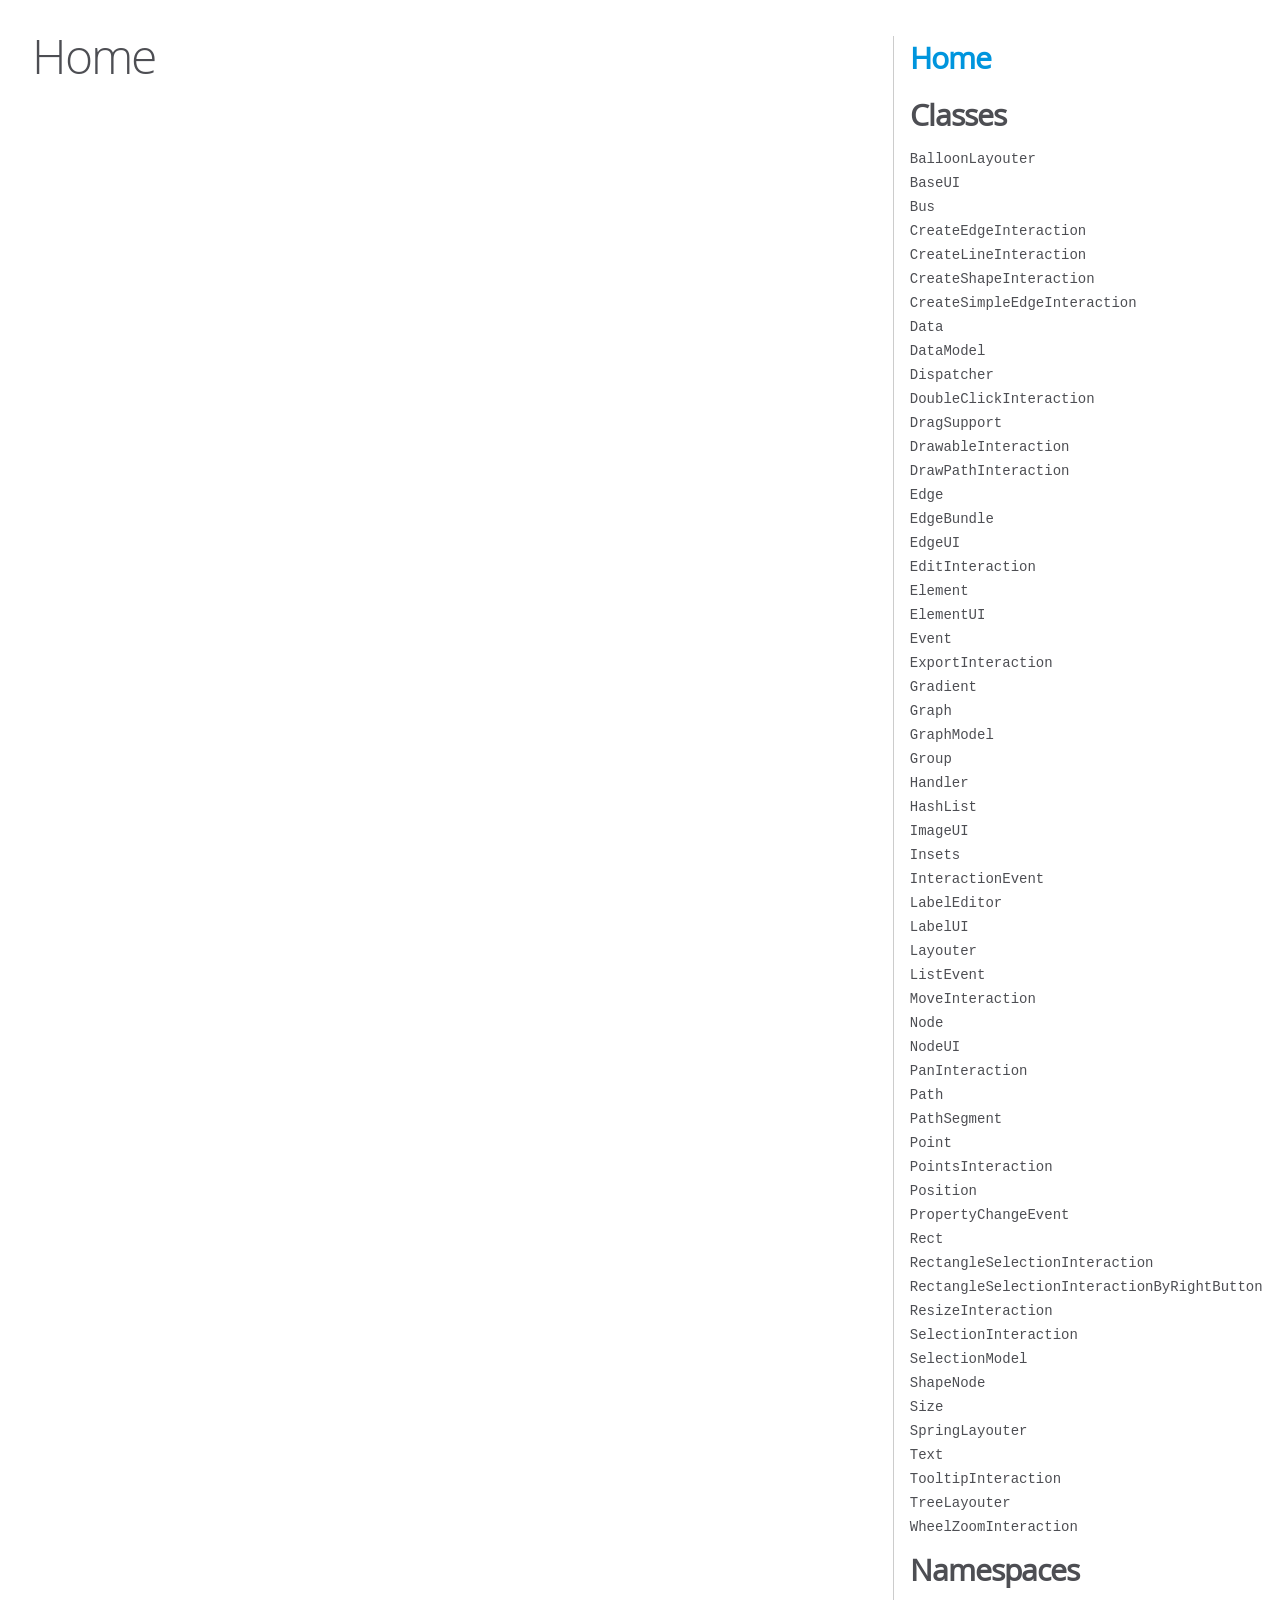
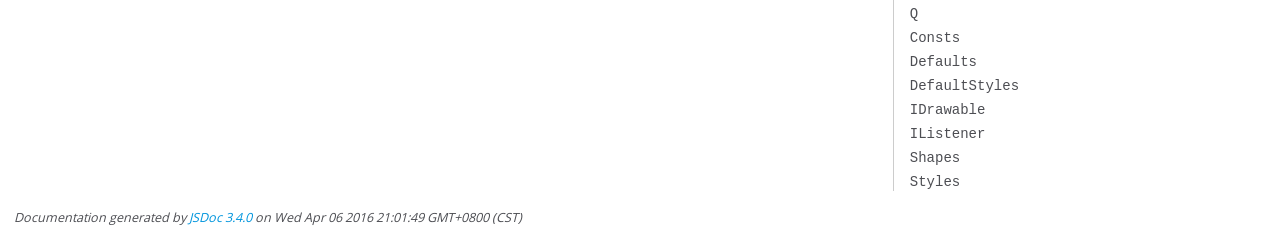
<file: jsdoc-en/index.html>
<!DOCTYPE html>
<html lang="en">
<head>
    <meta charset="utf-8">
    <title>JSDoc: Home</title>

    <script src="scripts/prettify/prettify.js"> </script>
    <script src="scripts/prettify/lang-css.js"> </script>
    <!--[if lt IE 9]>
      <script src="//html5shiv.googlecode.com/svn/trunk/html5.js"></script>
    <![endif]-->
    <link type="text/css" rel="stylesheet" href="styles/prettify-tomorrow.css">
    <link type="text/css" rel="stylesheet" href="styles/jsdoc-default.css">
</head>

<body>

<div id="main">

    <h1 class="page-title">Home</h1>

    



    


    <h3> </h3>










    









</div>

<nav>
    <h2><a href="index.html">Home</a></h2><h3>Classes</h3><ul><li><a href="Q.BalloonLayouter.html">BalloonLayouter</a></li><li><a href="Q.BaseUI.html">BaseUI</a></li><li><a href="Q.Bus.html">Bus</a></li><li><a href="Q.CreateEdgeInteraction.html">CreateEdgeInteraction</a></li><li><a href="Q.CreateLineInteraction.html">CreateLineInteraction</a></li><li><a href="Q.CreateShapeInteraction.html">CreateShapeInteraction</a></li><li><a href="Q.CreateSimpleEdgeInteraction.html">CreateSimpleEdgeInteraction</a></li><li><a href="Q.Data.html">Data</a></li><li><a href="Q.DataModel.html">DataModel</a></li><li><a href="Q.Dispatcher.html">Dispatcher</a></li><li><a href="Q.DoubleClickInteraction.html">DoubleClickInteraction</a></li><li><a href="Q.DragSupport.html">DragSupport</a></li><li><a href="Q.DrawableInteraction.html">DrawableInteraction</a></li><li><a href="Q.DrawPathInteraction.html">DrawPathInteraction</a></li><li><a href="Q.Edge.html">Edge</a></li><li><a href="Q.EdgeBundle.html">EdgeBundle</a></li><li><a href="Q.EdgeUI.html">EdgeUI</a></li><li><a href="Q.EditInteraction.html">EditInteraction</a></li><li><a href="Q.Element.html">Element</a></li><li><a href="Q.ElementUI.html">ElementUI</a></li><li><a href="Q.Event.html">Event</a></li><li><a href="Q.ExportInteraction.html">ExportInteraction</a></li><li><a href="Q.Gradient.html">Gradient</a></li><li><a href="Q.Graph.html">Graph</a></li><li><a href="Q.GraphModel.html">GraphModel</a></li><li><a href="Q.Group.html">Group</a></li><li><a href="Q.Handler.html">Handler</a></li><li><a href="Q.HashList.html">HashList</a></li><li><a href="Q.ImageUI.html">ImageUI</a></li><li><a href="Q.Insets.html">Insets</a></li><li><a href="Q.InteractionEvent.html">InteractionEvent</a></li><li><a href="Q.LabelEditor.html">LabelEditor</a></li><li><a href="Q.LabelUI.html">LabelUI</a></li><li><a href="Q.Layouter.html">Layouter</a></li><li><a href="Q.ListEvent.html">ListEvent</a></li><li><a href="Q.MoveInteraction.html">MoveInteraction</a></li><li><a href="Q.Node.html">Node</a></li><li><a href="Q.NodeUI.html">NodeUI</a></li><li><a href="Q.PanInteraction.html">PanInteraction</a></li><li><a href="Q.Path.html">Path</a></li><li><a href="Q.PathSegment.html">PathSegment</a></li><li><a href="Q.Point.html">Point</a></li><li><a href="Q.PointsInteraction.html">PointsInteraction</a></li><li><a href="Q.Position.html">Position</a></li><li><a href="Q.PropertyChangeEvent.html">PropertyChangeEvent</a></li><li><a href="Q.Rect.html">Rect</a></li><li><a href="Q.RectangleSelectionInteraction.html">RectangleSelectionInteraction</a></li><li><a href="Q.RectangleSelectionInteractionByRightButton.html">RectangleSelectionInteractionByRightButton</a></li><li><a href="Q.ResizeInteraction.html">ResizeInteraction</a></li><li><a href="Q.SelectionInteraction.html">SelectionInteraction</a></li><li><a href="Q.SelectionModel.html">SelectionModel</a></li><li><a href="Q.ShapeNode.html">ShapeNode</a></li><li><a href="Q.Size.html">Size</a></li><li><a href="Q.SpringLayouter.html">SpringLayouter</a></li><li><a href="Q.Text.html">Text</a></li><li><a href="Q.TooltipInteraction.html">TooltipInteraction</a></li><li><a href="Q.TreeLayouter.html">TreeLayouter</a></li><li><a href="Q.WheelZoomInteraction.html">WheelZoomInteraction</a></li></ul><h3>Namespaces</h3><ul><li><a href="Q.html">Q</a></li><li><a href="Q.Consts.html">Consts</a></li><li><a href="Q.Defaults.html">Defaults</a></li><li><a href="Q.DefaultStyles.html">DefaultStyles</a></li><li><a href="Q.IDrawable.html">IDrawable</a></li><li><a href="Q.IListener.html">IListener</a></li><li><a href="Q.Shapes.html">Shapes</a></li><li><a href="Q.Styles.html">Styles</a></li></ul>
</nav>

<br class="clear">

<footer>
    Documentation generated by <a href="https://github.com/jsdoc3/jsdoc">JSDoc 3.4.0</a> on Wed Apr 06 2016 21:01:49 GMT+0800 (CST)
</footer>

<script> prettyPrint(); </script>
<script src="scripts/linenumber.js"> </script>
</body>
</html>
</file>
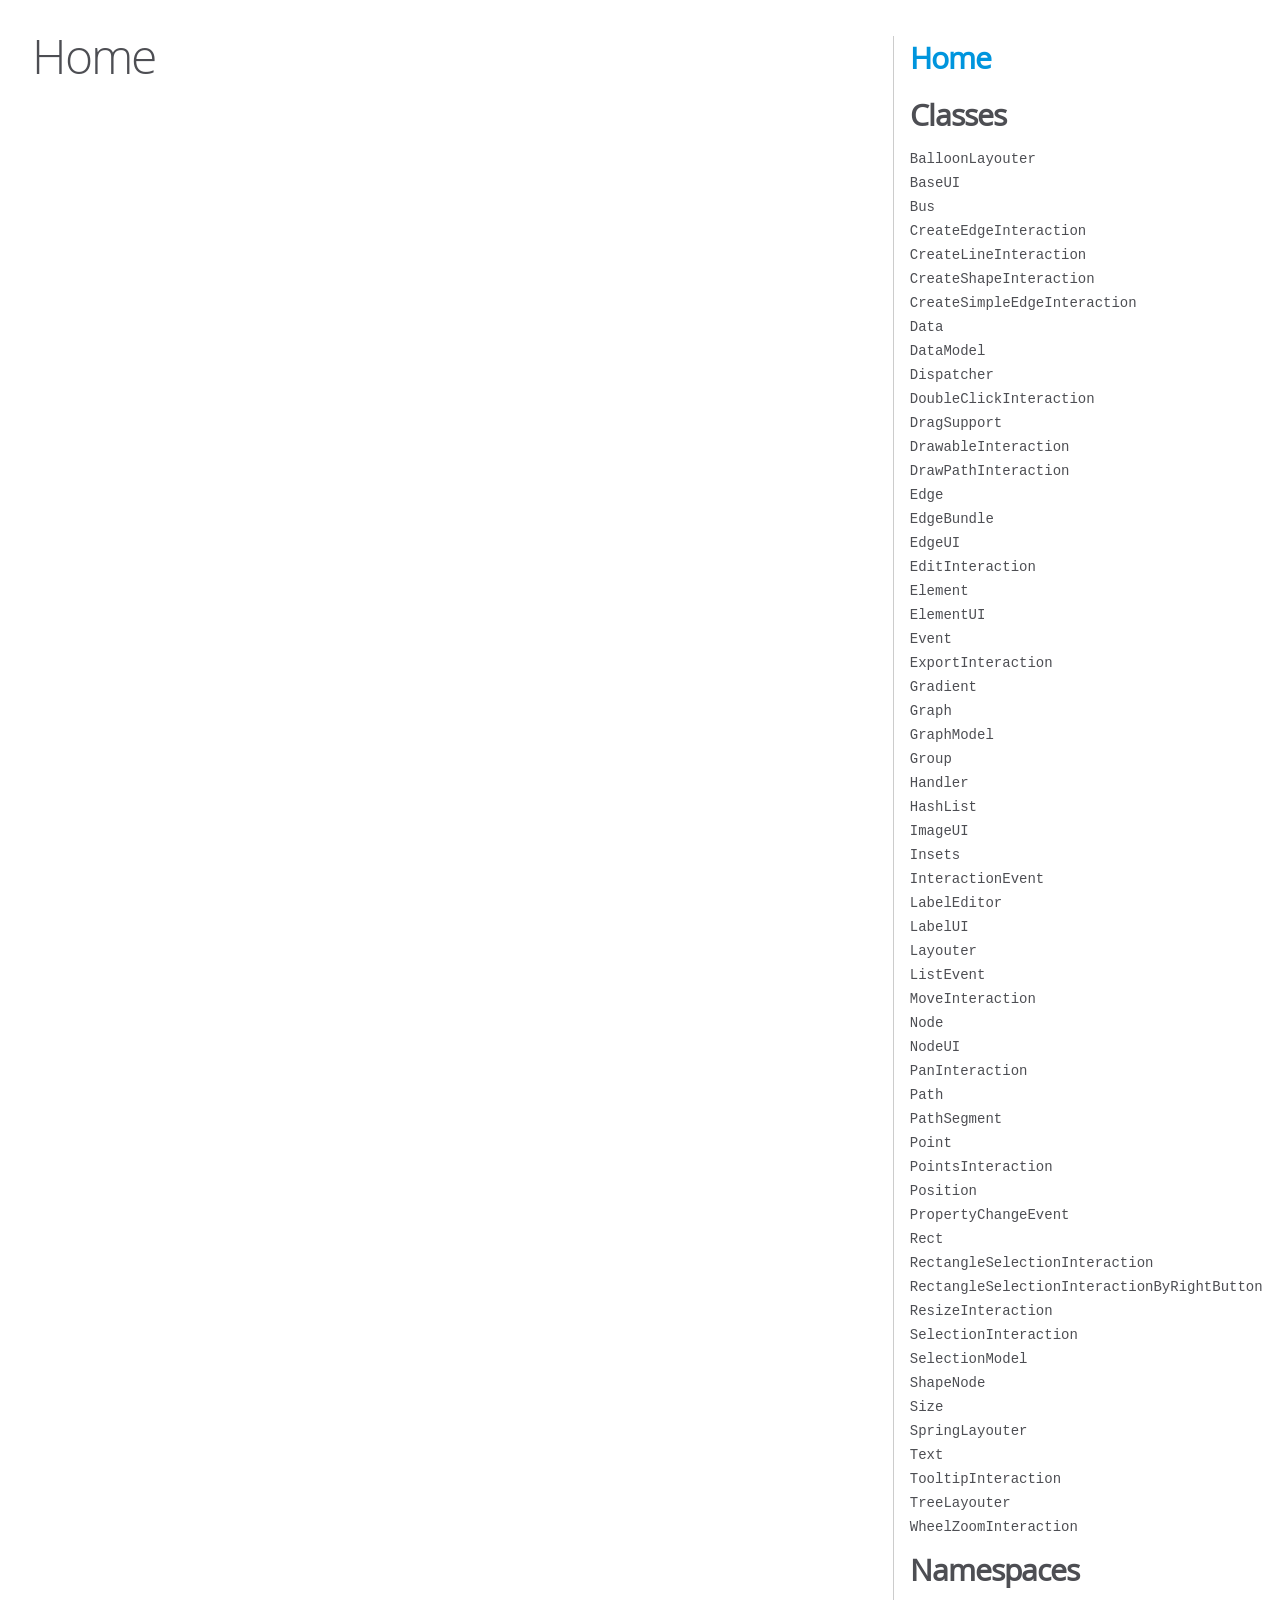
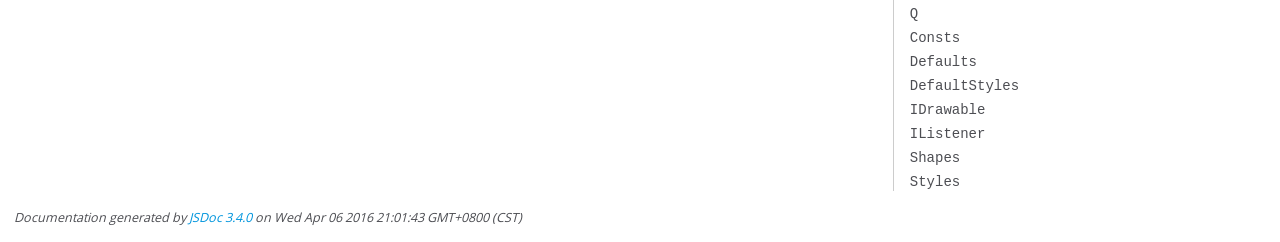
<file: jsdoc/index.html>
<!DOCTYPE html>
<html lang="en">
<head>
    <meta charset="utf-8">
    <title>JSDoc: Home</title>

    <script src="scripts/prettify/prettify.js"> </script>
    <script src="scripts/prettify/lang-css.js"> </script>
    <!--[if lt IE 9]>
      <script src="//html5shiv.googlecode.com/svn/trunk/html5.js"></script>
    <![endif]-->
    <link type="text/css" rel="stylesheet" href="styles/prettify-tomorrow.css">
    <link type="text/css" rel="stylesheet" href="styles/jsdoc-default.css">
</head>

<body>

<div id="main">

    <h1 class="page-title">Home</h1>

    



    


    <h3> </h3>










    









</div>

<nav>
    <h2><a href="index.html">Home</a></h2><h3>Classes</h3><ul><li><a href="Q.BalloonLayouter.html">BalloonLayouter</a></li><li><a href="Q.BaseUI.html">BaseUI</a></li><li><a href="Q.Bus.html">Bus</a></li><li><a href="Q.CreateEdgeInteraction.html">CreateEdgeInteraction</a></li><li><a href="Q.CreateLineInteraction.html">CreateLineInteraction</a></li><li><a href="Q.CreateShapeInteraction.html">CreateShapeInteraction</a></li><li><a href="Q.CreateSimpleEdgeInteraction.html">CreateSimpleEdgeInteraction</a></li><li><a href="Q.Data.html">Data</a></li><li><a href="Q.DataModel.html">DataModel</a></li><li><a href="Q.Dispatcher.html">Dispatcher</a></li><li><a href="Q.DoubleClickInteraction.html">DoubleClickInteraction</a></li><li><a href="Q.DragSupport.html">DragSupport</a></li><li><a href="Q.DrawableInteraction.html">DrawableInteraction</a></li><li><a href="Q.DrawPathInteraction.html">DrawPathInteraction</a></li><li><a href="Q.Edge.html">Edge</a></li><li><a href="Q.EdgeBundle.html">EdgeBundle</a></li><li><a href="Q.EdgeUI.html">EdgeUI</a></li><li><a href="Q.EditInteraction.html">EditInteraction</a></li><li><a href="Q.Element.html">Element</a></li><li><a href="Q.ElementUI.html">ElementUI</a></li><li><a href="Q.Event.html">Event</a></li><li><a href="Q.ExportInteraction.html">ExportInteraction</a></li><li><a href="Q.Gradient.html">Gradient</a></li><li><a href="Q.Graph.html">Graph</a></li><li><a href="Q.GraphModel.html">GraphModel</a></li><li><a href="Q.Group.html">Group</a></li><li><a href="Q.Handler.html">Handler</a></li><li><a href="Q.HashList.html">HashList</a></li><li><a href="Q.ImageUI.html">ImageUI</a></li><li><a href="Q.Insets.html">Insets</a></li><li><a href="Q.InteractionEvent.html">InteractionEvent</a></li><li><a href="Q.LabelEditor.html">LabelEditor</a></li><li><a href="Q.LabelUI.html">LabelUI</a></li><li><a href="Q.Layouter.html">Layouter</a></li><li><a href="Q.ListEvent.html">ListEvent</a></li><li><a href="Q.MoveInteraction.html">MoveInteraction</a></li><li><a href="Q.Node.html">Node</a></li><li><a href="Q.NodeUI.html">NodeUI</a></li><li><a href="Q.PanInteraction.html">PanInteraction</a></li><li><a href="Q.Path.html">Path</a></li><li><a href="Q.PathSegment.html">PathSegment</a></li><li><a href="Q.Point.html">Point</a></li><li><a href="Q.PointsInteraction.html">PointsInteraction</a></li><li><a href="Q.Position.html">Position</a></li><li><a href="Q.PropertyChangeEvent.html">PropertyChangeEvent</a></li><li><a href="Q.Rect.html">Rect</a></li><li><a href="Q.RectangleSelectionInteraction.html">RectangleSelectionInteraction</a></li><li><a href="Q.RectangleSelectionInteractionByRightButton.html">RectangleSelectionInteractionByRightButton</a></li><li><a href="Q.ResizeInteraction.html">ResizeInteraction</a></li><li><a href="Q.SelectionInteraction.html">SelectionInteraction</a></li><li><a href="Q.SelectionModel.html">SelectionModel</a></li><li><a href="Q.ShapeNode.html">ShapeNode</a></li><li><a href="Q.Size.html">Size</a></li><li><a href="Q.SpringLayouter.html">SpringLayouter</a></li><li><a href="Q.Text.html">Text</a></li><li><a href="Q.TooltipInteraction.html">TooltipInteraction</a></li><li><a href="Q.TreeLayouter.html">TreeLayouter</a></li><li><a href="Q.WheelZoomInteraction.html">WheelZoomInteraction</a></li></ul><h3>Namespaces</h3><ul><li><a href="Q.html">Q</a></li><li><a href="Q.Consts.html">Consts</a></li><li><a href="Q.Defaults.html">Defaults</a></li><li><a href="Q.DefaultStyles.html">DefaultStyles</a></li><li><a href="Q.IDrawable.html">IDrawable</a></li><li><a href="Q.IListener.html">IListener</a></li><li><a href="Q.Shapes.html">Shapes</a></li><li><a href="Q.Styles.html">Styles</a></li></ul>
</nav>

<br class="clear">

<footer>
    Documentation generated by <a href="https://github.com/jsdoc3/jsdoc">JSDoc 3.4.0</a> on Wed Apr 06 2016 21:01:43 GMT+0800 (CST)
</footer>

<script> prettyPrint(); </script>
<script src="scripts/linenumber.js"> </script>
</body>
</html>
</file>
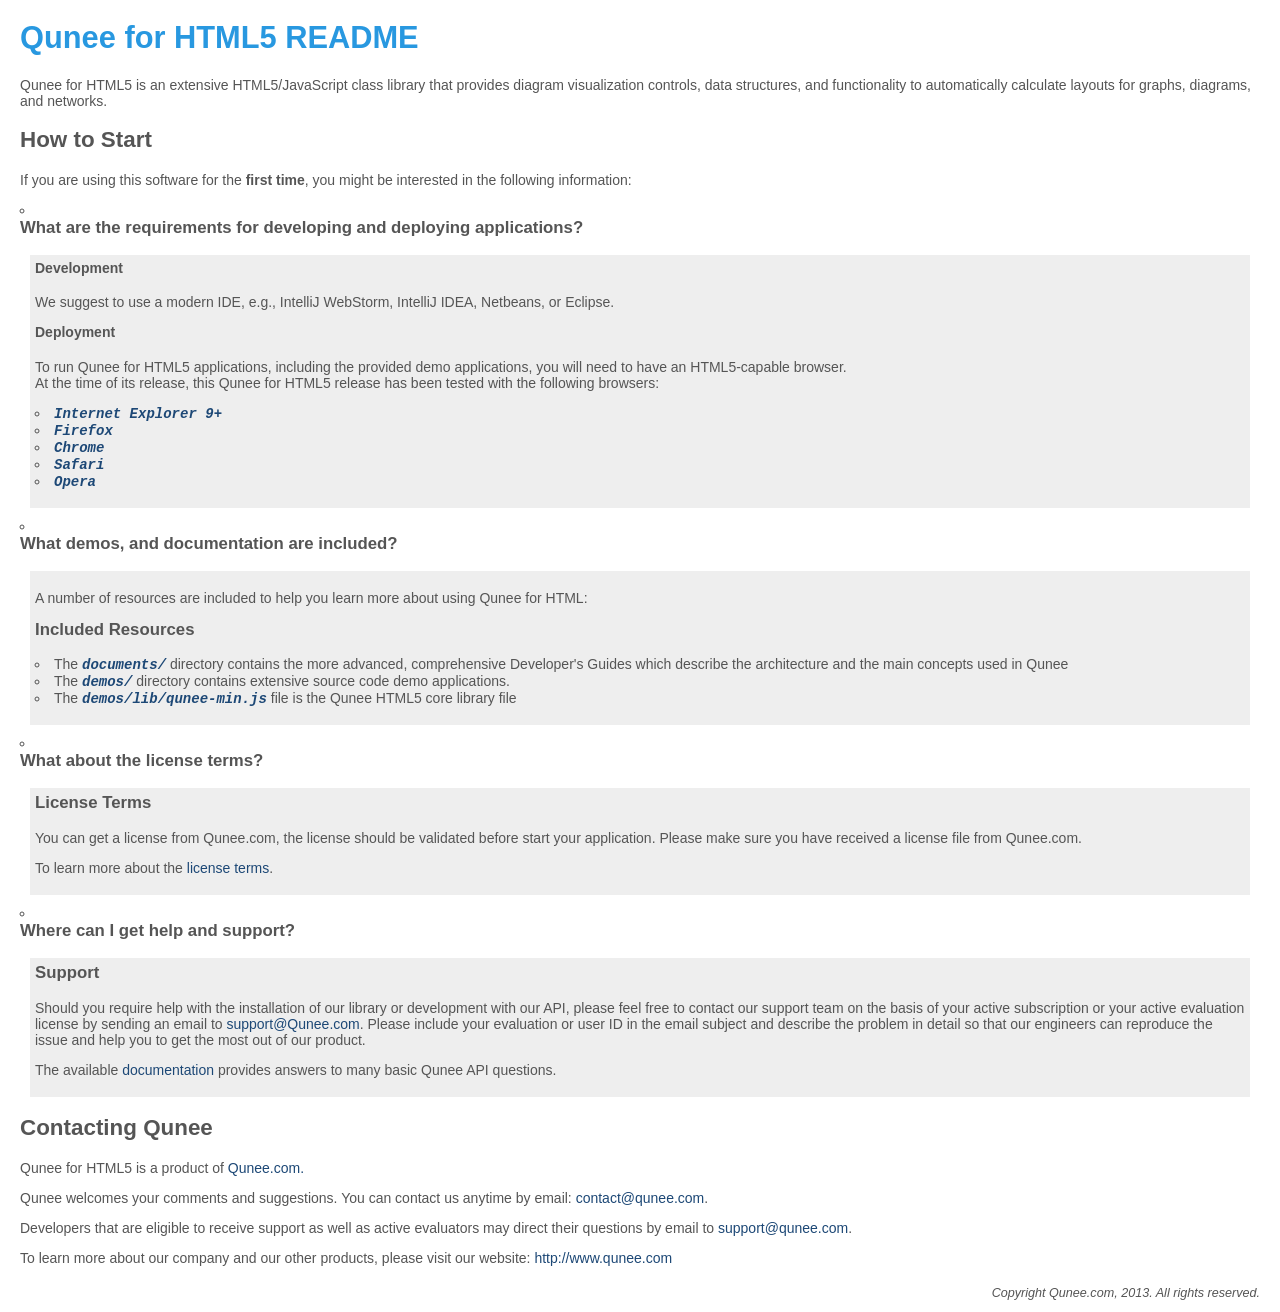
<file: README.html>
<html>
  <head>
    <title>Qunee for HTML5 README</title>
    <link rel="stylesheet" type="text/css" href="documents/css.css"/>
  </head>

  <body>
    <h1>Qunee for HTML5 README</h1>
    <p>
      Qunee for HTML5 is an extensive HTML5/JavaScript class library
      that provides diagram visualization controls, data structures,
      and functionality to automatically calculate layouts for graphs, diagrams, and networks.
    </p>
    <h2>How to Start</h2>
    <p>
      If you are using this software for the <strong>first time</strong>, you might be interested in the following
      information:
    </p>
    <ul>
      <li><h3>What are the requirements for developing and deploying
        applications?</h3>
        <div class="detail">
          <h4>Development</h4>
          <p>
            We suggest to use a modern IDE, e.g., IntelliJ WebStorm, IntelliJ IDEA, Netbeans,
            or Eclipse.
          </p>

          <h4>Deployment</h4>
          <p>
            To run Qunee for HTML5 applications, including the provided demo applications,
            you will need to have an HTML5-capable browser.
            <br/>
            At the time of its release, this Qunee for HTML5 release has been tested with 
            the following browsers:
          </p>
          <ul>
            <li><tt>Internet Explorer 9+</tt></li>
            <li><tt>Firefox</tt></li>
            <li><tt>Chrome</tt></li>
            <li><tt>Safari</tt></li>
            <li><tt>Opera</tt></li>
          </ul>
        </div>
      </li>
      <li><h3>What demos, and documentation are included?</h3>
        <div class="detail">
          <p>
            A number of resources are included to help you learn more about using Qunee for
            HTML:
          </p>
          <h3>Included Resources</h3>
          <ul>
            <li>The <tt>documents/</tt> directory contains the more advanced, comprehensive Developer's Guides
            which describe the architecture and the main concepts used in Qunee</li>
            <li>The <tt>demos/</tt> directory contains extensive source code demo applications.</li>
            <li>The <tt>demos/lib/qunee-min.js</tt> file is the Qunee HTML5 core library file</li>
          </ul>
        </div>
      </li>
      <li><h3>What about the license terms?</h3>
        <div class="detail">
          <h3>License Terms</h3>
          <p>
            You can get a license from Qunee.com, the license should be validated before start your application.
            Please make sure you have received a license file from Qunee.com.</p>
          <p>To learn more about the <a href="documents/SOFTWARE_LICENSE_AGREEMENT.html">license terms</a>.</p>
        </div>
      </li>
      <li><h3>Where can I get help and support?</h3>
        <div class="detail">
          <h3>Support</h3>
          <p>
            Should you require help with the installation of our library or development with our API,
            please feel free to contact our support team on the basis of your active subscription or your
            active evaluation license by sending an email to <a href="mailto:support@Qunee.com">support@Qunee.com</a>.
            Please include your evaluation or user ID
            in the email subject and describe the problem in detail so that our engineers can reproduce the issue and
            help you to get the most out of our product.
          </p>

          <p>
            The available <a href="documents/">documentation</a> provides answers to many basic
            Qunee API questions.
          </p>
        </div>
      </li>
    </ul>

    <h2>Contacting Qunee</h2>
    <p>
      Qunee for HTML5 is a product of <a href="http://www.qunee.com/" target="_blank">Qunee.com.</a>
    </p>
    <p>
      Qunee welcomes your comments and suggestions. You can contact us anytime by email:
      <a href="mailto:contact@qunee.com">contact@qunee.com</a>.
    </p>
    <p>
      Developers that are eligible to receive support as well as active evaluators may direct their questions by email to
      <a href="mailto:support@qunee.com">support@qunee.com</a>.
    </p>
    <p>
      To learn more about our company and our other products, please visit our website: <a href="http://www.qunee.com" target="_blank">http://www.qunee.com</a>
    </p>

    <p class="copyright">Copyright Qunee.com, 2013. All rights reserved.</p>
  </body>
</html>
</file>
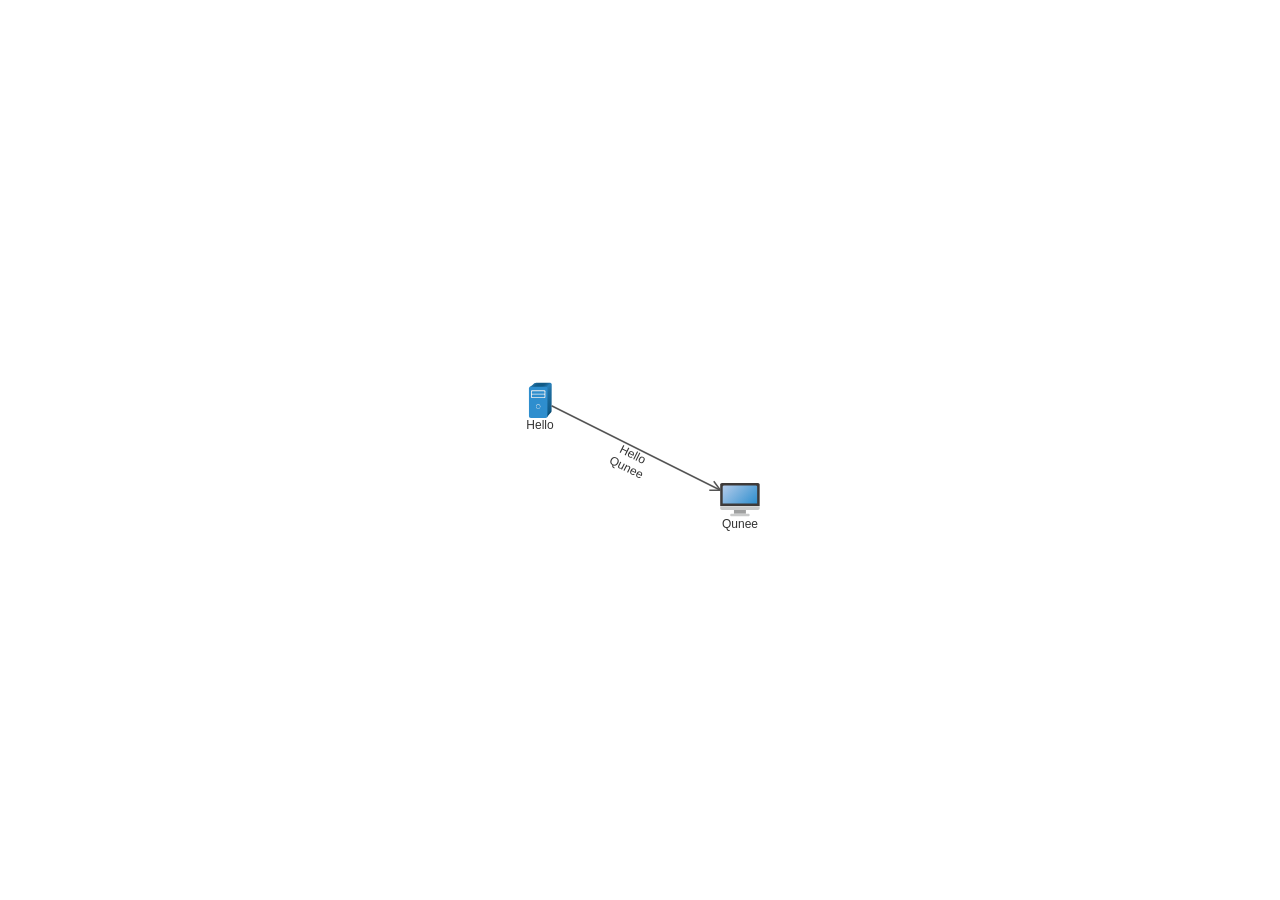
<file: demos/hello.html>
<!DOCTYPE html>
<html>
<head>
    <title>Hello Qunee for HTML5</title>
    <meta charset="utf-8">
    <meta http-equiv="X-UA-Compatible" content="IE=edge">
    <meta name="viewport" content="user-scalable=no, width=device-width, initial-scale=1, maximum-scale=1">
</head>
<body style="margin: 0px">
<div style="position: absolute; width: 100%; top: 0px; bottom: 0px;" id="canvas"></div>
<!--<script src="http://demo.qunee.com/lib/qunee-min.js"></script>-->
<script src="./lib/qunee-min.js"></script>
<script>
    var graph = new Q.Graph('canvas');
    var hello = graph.createNode("Hello", -100, -50);
    hello.image = Q.Graphs.server;
    var qunee = graph.createNode("Qunee", 100, 50);
    var edge = graph.createEdge("Hello\nQunee", hello, qunee);
</script>
</body>
</html>
</file>
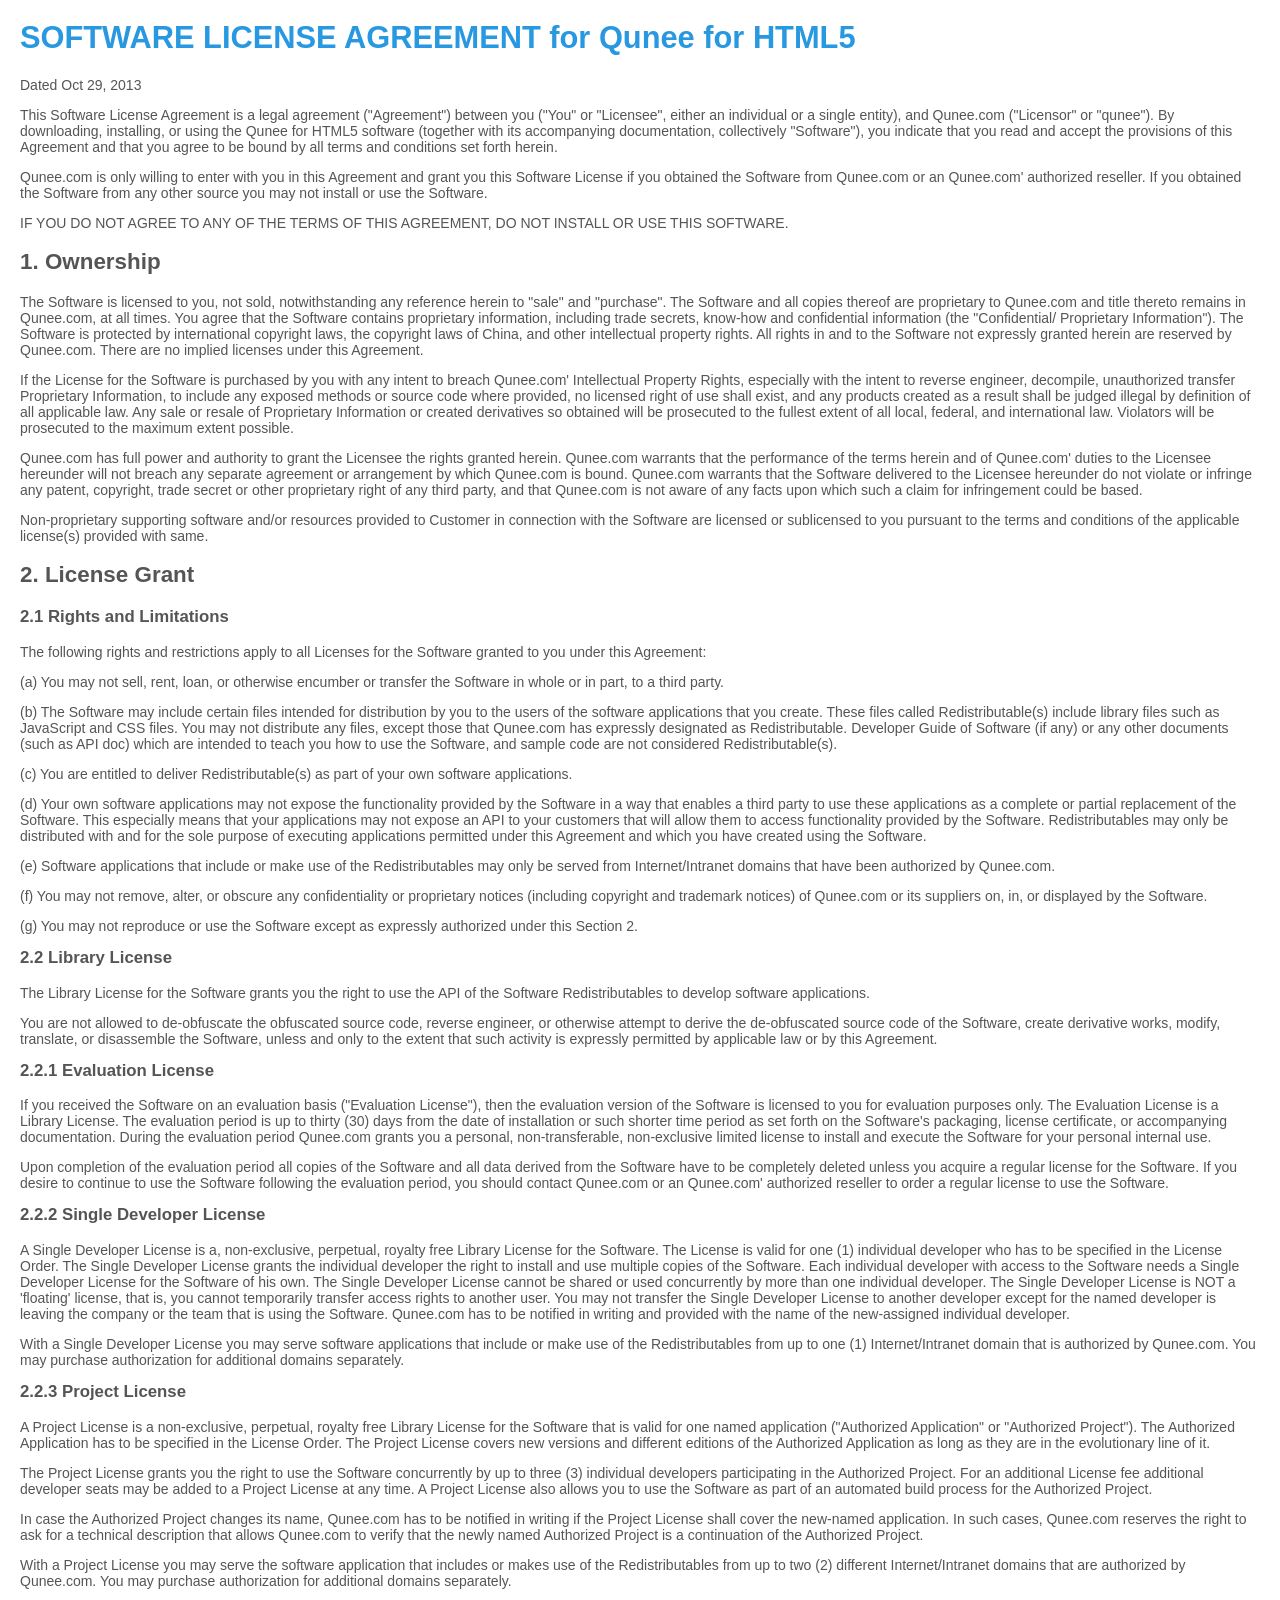
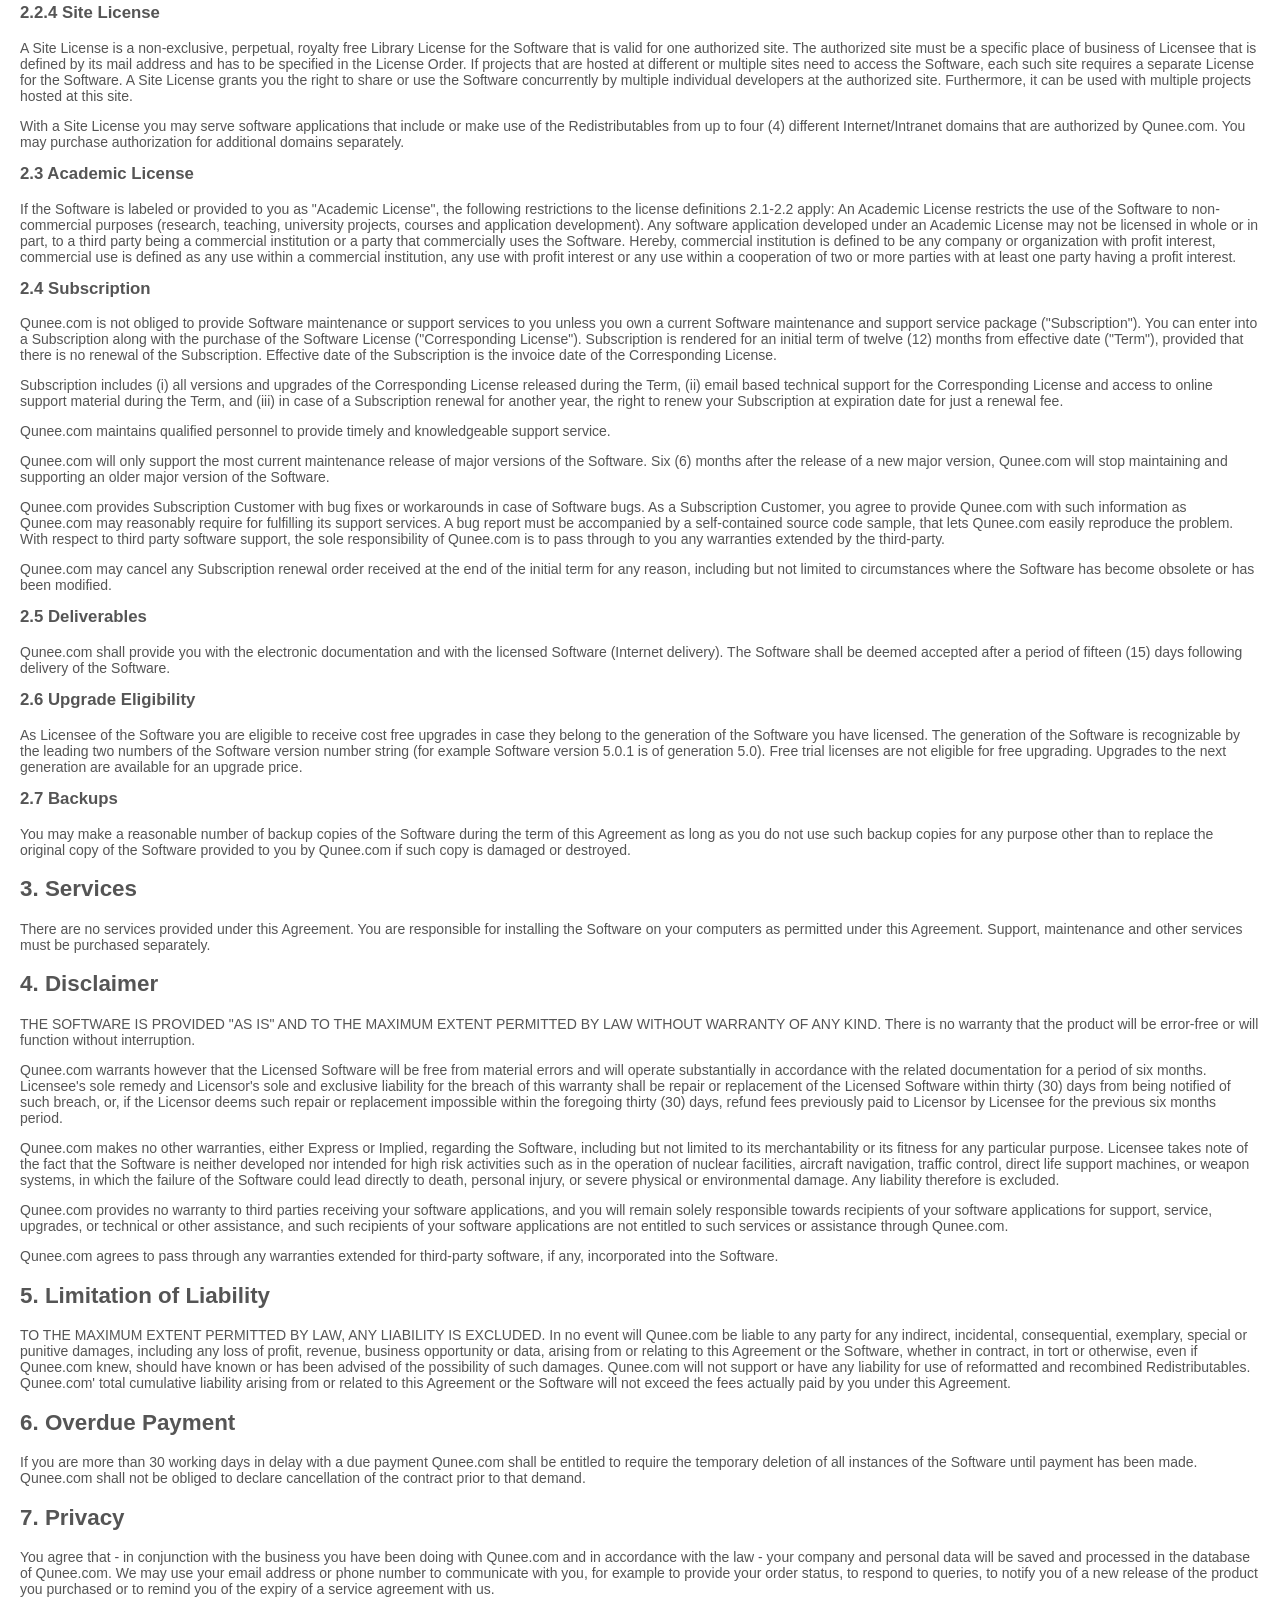
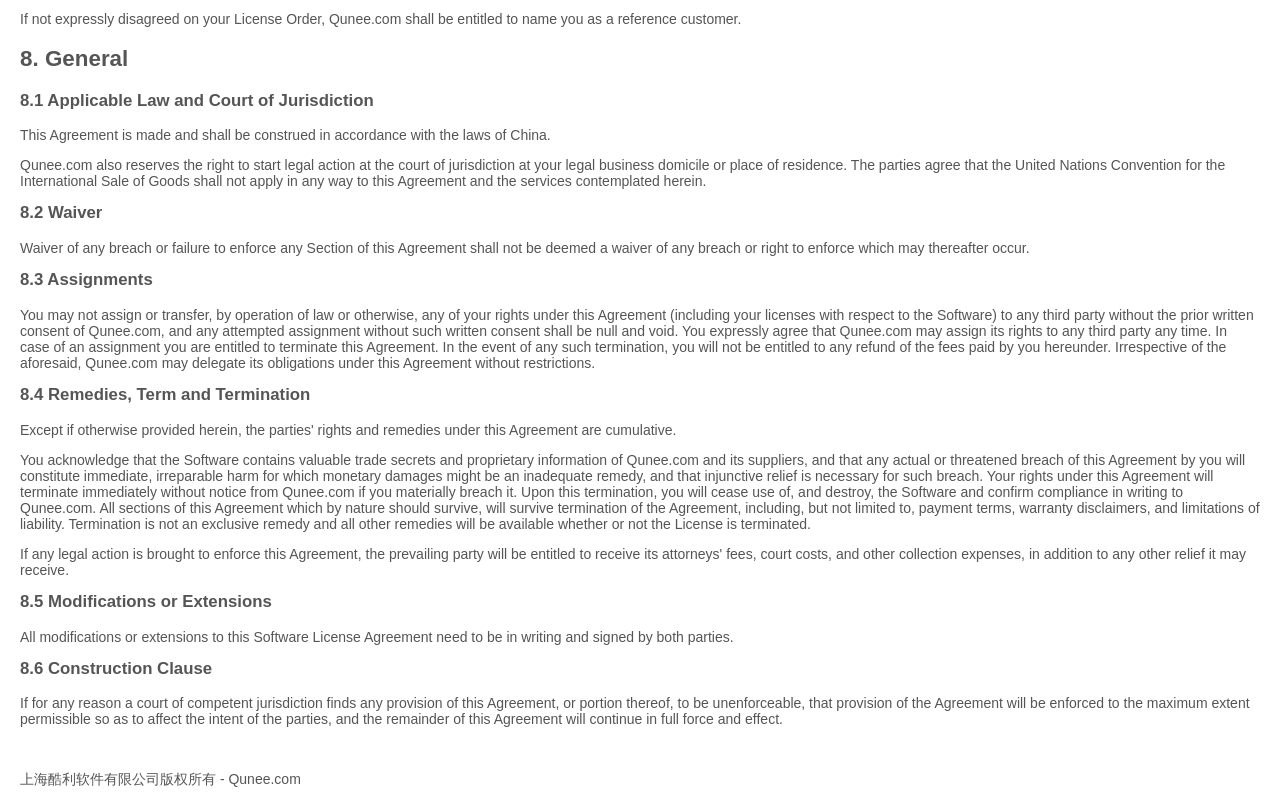
<file: documents/SOFTWARE_LICENSE_AGREEMENT.html>
<html>
<head>
<title>Software License Agreement</title>
<link rel="stylesheet" type="text/css" href="css.css"/>
</head>
<body>

<h1>SOFTWARE LICENSE AGREEMENT for Qunee for HTML5</h1>

<p>Dated Oct 29, 2013</p>

<p>
This Software License Agreement is a legal agreement ("Agreement") between you ("You" 
or "Licensee", either an individual or a single entity), and Qunee.com ("Licensor" 
or "qunee"). 
By downloading, installing, or using the Qunee for HTML5 software (together with 
its accompanying documentation, collectively "Software"), you indicate that you 
read and accept the provisions of this Agreement and that you agree to be bound 
by all terms and conditions set forth herein.
</p>
<p>
Qunee.com is only willing to enter with you in this Agreement and grant you this Software 
License if you obtained the Software from Qunee.com or an Qunee.com' authorized reseller. 
If you obtained the Software from any other source you may not install or use the 
Software.
</p>
<p>
IF YOU DO NOT AGREE TO ANY OF THE TERMS OF THIS AGREEMENT, DO NOT INSTALL OR USE 
THIS SOFTWARE.
</p>

<a name="Ownership"></a>
<h2>1. Ownership</h2>
<p>
The Software is licensed to you, not sold, notwithstanding any reference herein 
to "sale" and "purchase". 
The Software and all copies thereof are proprietary to Qunee.com and title thereto 
remains in Qunee.com, at all times. 
You agree that the Software contains proprietary information, including trade secrets, 
know-how and confidential information (the "Confidential/ Proprietary Information"). 
The Software is protected by international copyright laws, the copyright laws of 
China, and other intellectual property rights. 
All rights in and to the Software not expressly granted herein are reserved by Qunee.com. 
There are no implied licenses under this Agreement.
</p>
<p>
If the License for the Software is purchased by you with any intent to breach Qunee.com' 
Intellectual Property Rights, especially with the intent to reverse engineer, decompile, 
unauthorized transfer Proprietary Information, to include any exposed methods or 
source code where provided, no licensed right of use shall exist, and any products 
created as a result shall be judged illegal by definition of all applicable law. 
Any sale or resale of Proprietary Information or created derivatives so obtained 
will be prosecuted to the fullest extent of all local, federal, and international 
law. 
Violators will be prosecuted to the maximum extent possible.
</p>
<p>
Qunee.com has full power and authority to grant the Licensee the rights granted herein. 
Qunee.com warrants that the performance of the terms herein and of Qunee.com' duties to 
the Licensee hereunder will not breach any separate agreement or arrangement by 
which Qunee.com is bound. 
Qunee.com warrants that the Software delivered to the Licensee hereunder do not violate 
or infringe any patent, copyright, trade secret or other proprietary right of any 
third party, and that Qunee.com is not aware of any facts upon which such a claim for 
infringement could be based.
</p>
<p>
Non-proprietary supporting software and/or resources provided to Customer in connection 
with the Software are licensed or sublicensed to you pursuant to the terms and conditions 
of the applicable license(s) provided with same.
</p>

<a name="LicenseGrant"></a>
<h2>2. License Grant</h2>
<a name="RightsAndLimitations"></a>
<h3>2.1 Rights and Limitations</h3>
<p>
The following rights and restrictions apply to all Licenses for the Software granted 
to you under this Agreement:
</p>
<p>
(a) You may not sell, rent, loan, or otherwise encumber or transfer the Software 
in whole or in part, to a third party.
</p>
<p>
(b) The Software may include certain files intended for distribution by you to the 
users of the software applications that you create. 
These files called Redistributable(s) include library files such as JavaScript and
CSS files. 
You may not distribute any files, except those that Qunee.com has expressly designated 
as Redistributable. 
Developer Guide of Software (if any) or any other documents (such as API doc) which 
are intended to teach you how to use the Software, and sample code are not considered 
Redistributable(s).
</p>
<p>
(c) You are entitled to deliver Redistributable(s) as part of your own software 
applications.
</p>
<p>
(d) Your own software applications may not expose the functionality provided by 
the Software in a way that enables a third party to use these applications as a 
complete or partial replacement of the Software. 
This especially means that your applications may not expose an API to your customers 
that will allow them to access functionality provided by the Software. 
Redistributables may only be distributed with and for the sole purpose of executing 
applications permitted under this Agreement and which you have created using the 
Software.
</p>
<p>
(e) Software applications that include or make use of the Redistributables may only 
be served from Internet/Intranet domains that have been authorized by Qunee.com.
</p>
<p>
(f) You may not remove, alter, or obscure any confidentiality or proprietary notices 
(including copyright and trademark notices) of Qunee.com or its suppliers on, in, or 
displayed by the Software.
</p>
<p>
(g) You may not reproduce or use the Software except as expressly authorized under 
this Section 2.
</p>

<a name="LibraryLicense"></a>
<h3>2.2 Library License</h3>
<p>
The Library License for the Software grants you the right to use the API of the 
Software Redistributables to develop software applications.
</p>
<p>
You are not allowed to de-obfuscate the obfuscated source code, reverse engineer, 
or otherwise attempt to derive the de-obfuscated source code of the Software, create 
derivative works, modify, translate, or disassemble the Software, unless and only 
to the extent that such activity is expressly permitted by applicable law or by 
this Agreement.
</p>

<a name="EvaluationLicense"></a>
<h3>2.2.1 Evaluation License</h3>
<p>
If you received the Software on an evaluation basis ("Evaluation License"), then 
the evaluation version of the Software is licensed to you for evaluation purposes 
only. 
The Evaluation License is a Library License. 
The evaluation period is up to thirty (30) days from the date of installation or 
such shorter time period as set forth on the Software's packaging, license certificate, 
or accompanying documentation. 
During the evaluation period Qunee.com grants you a personal, non-transferable, non-exclusive 
limited license to install and execute the Software for your personal internal use.
</p>
<p>
Upon completion of the evaluation period all copies of the Software and all data 
derived from the Software have to be completely deleted unless you acquire a regular 
license for the Software. 
If you desire to continue to use the Software following the evaluation period, you 
should contact Qunee.com or an Qunee.com' authorized reseller to order a regular license 
to use the Software.
</p>

<a name="SingleDeveloperLicense"></a>
<h3>2.2.2 Single Developer License</h3>
<p>
A Single Developer License is a, non-exclusive, perpetual, royalty free Library 
License for the Software. 
The License is valid for one (1) individual developer who has to be specified in 
the License Order. 
The Single Developer License grants the individual developer the right to install 
and use multiple copies of the Software. 
Each individual developer with access to the Software needs a Single Developer License 
for the Software of his own. 
The Single Developer License cannot be shared or used concurrently by more than 
one individual developer. 
The Single Developer License is NOT a 'floating' license, that is, you cannot temporarily 
transfer access rights to another user. 
You may not transfer the Single Developer License to another developer except for 
the named developer is leaving the company or the team that is using the Software. 
Qunee.com has to be notified in writing and provided with the name of the new-assigned 
individual developer.
</p>
<p>
With a Single Developer License you may serve software applications that include 
or make use of the Redistributables from up to one (1) Internet/Intranet domain 
that is authorized by Qunee.com. 
You may purchase authorization for additional domains separately.
</p>

<a name="ProjectLicense"></a>
<h3>2.2.3 Project License</h3>
<p>
A Project License is a non-exclusive, perpetual, royalty free Library License for 
the Software that is valid for one named application ("Authorized Application" or 
"Authorized Project"). 
The Authorized Application has to be specified in the License Order. 
The Project License covers new versions and different editions of the Authorized 
Application as long as they are in the evolutionary line of it.
</p>
<p>
The Project License grants you the right to use the Software concurrently by up 
to three (3) individual developers participating in the Authorized Project. 
For an additional License fee additional developer seats may be added to a Project 
License at any time. 
A Project License also allows you to use the Software as part of an automated build 
process for the Authorized Project.
</p>
<p>
In case the Authorized Project changes its name, Qunee.com has to be notified in writing 
if the Project License shall cover the new-named application. 
In such cases, Qunee.com reserves the right to ask for a technical description that 
allows Qunee.com to verify that the newly named Authorized Project is a continuation 
of the Authorized Project.
</p>
<p>
With a Project License you may serve the software application that includes or makes 
use of the Redistributables from up to two (2) different Internet/Intranet domains 
that are authorized by Qunee.com. 
You may purchase authorization for additional domains separately.
</p>

<a name="SiteLicense"></a>
<h3>2.2.4 Site License</h3>
<p>
A Site License is a non-exclusive, perpetual, royalty free Library License for the 
Software that is valid for one authorized site. 
The authorized site must be a specific place of business of Licensee that is defined 
by its mail address and has to be specified in the License Order. 
If projects that are hosted at different or multiple sites need to access the Software, 
each such site requires a separate License for the Software. 
A Site License grants you the right to share or use the Software concurrently by 
multiple individual developers at the authorized site. 
Furthermore, it can be used with multiple projects hosted at this site.
</p>
<p>
With a Site License you may serve software applications that include or make use 
of the Redistributables from up to four (4) different Internet/Intranet domains 
that are authorized by Qunee.com. 
You may purchase authorization for additional domains separately.
</p>

<a name="AcademicLicense"></a>
<h3>2.3 Academic License</h3>
<p>
If the Software is labeled or provided to you as "Academic License", the following 
restrictions to the license definitions 2.1-2.2 apply: An Academic License restricts 
the use of the Software to non-commercial purposes (research, teaching, university 
projects, courses and application development). 
Any software application developed under an Academic License may not be licensed 
in whole or in part, to a third party being a commercial institution or a party 
that commercially uses the Software. 
Hereby, commercial institution is defined to be any company or organization with 
profit interest, commercial use is defined as any use within a commercial institution, 
any use with profit interest or any use within a cooperation of two or more parties 
with at least one party having a profit interest.
</p>

<a name="Subscription"></a>
<h3>2.4 Subscription</h3>
<p>
Qunee.com is not obliged to provide Software maintenance or support services to you 
unless you own a current Software maintenance and support service package ("Subscription"). 
You can enter into a Subscription along with the purchase of the Software License 
("Corresponding License"). 
Subscription is rendered for an initial term of twelve (12) months from effective 
date ("Term"), provided that there is no renewal of the Subscription. 
Effective date of the Subscription is the invoice date of the Corresponding License.
</p>
<p>
Subscription includes (i) all versions and upgrades of the Corresponding License 
released during the Term, (ii) email based technical support for the Corresponding 
License and access to online support material during the Term, and (iii) in case 
of a Subscription renewal for another year, the right to renew your Subscription 
at expiration date for just a renewal fee.
</p>
<p>
Qunee.com maintains qualified personnel to provide timely and knowledgeable support 
service.
</p>
<p>
Qunee.com will only support the most current maintenance release of major versions 
of the Software. 
Six (6) months after the release of a new major version, Qunee.com will stop maintaining 
and supporting an older major version of the Software.
</p>
<p>
Qunee.com provides Subscription Customer with bug fixes or workarounds in case of Software 
bugs. 
As a Subscription Customer, you agree to provide Qunee.com with such information as 
Qunee.com may reasonably require for fulfilling its support services. 
A bug report must be accompanied by a self-contained source code sample, that lets 
Qunee.com easily reproduce the problem. 
With respect to third party software support, the sole responsibility of Qunee.com 
is to pass through to you any warranties extended by the third-party.
</p>
<p>
Qunee.com may cancel any Subscription renewal order received at the end of the initial 
term for any reason, including but not limited to circumstances where the Software 
has become obsolete or has been modified.
</p>

<a name="Deliverables"></a>
<h3>2.5 Deliverables</h3>
<p>
Qunee.com shall provide you with the electronic documentation and with the licensed 
Software (Internet delivery). 
The Software shall be deemed accepted after a period of fifteen (15) days following 
delivery of the Software.
</p>

<a name="UpgradeEligibility"></a>
<h3>2.6 Upgrade Eligibility</h3>
<p>
As Licensee of the Software you are eligible to receive cost free upgrades in case 
they belong to the generation of the Software you have licensed. 
The generation of the Software is recognizable by the leading two numbers of the 
Software version number string (for example Software version 5.0.1 is of generation 
5.0). 
Free trial licenses are not eligible for free upgrading. 
Upgrades to the next generation are available for an upgrade price.
</p>

<a name="Backups"></a>
<h3>2.7 Backups</h3>
<p>
You may make a reasonable number of backup copies of the Software during the term 
of this Agreement as long as you do not use such backup copies for any purpose other 
than to replace the original copy of the Software provided to you by Qunee.com if such 
copy is damaged or destroyed.
</p>

<a name="Services"></a>
<h2>3. Services</h2>
<p>
There are no services provided under this Agreement. 
You are responsible for installing the Software on your computers as permitted under 
this Agreement. 
Support, maintenance and other services must be purchased separately.
</p>

<a name="Disclaimer"></a>
<h2>4. Disclaimer</h2>
<p>
THE SOFTWARE IS PROVIDED "AS IS" AND TO THE MAXIMUM EXTENT PERMITTED BY LAW WITHOUT 
WARRANTY OF ANY KIND. 
There is no warranty that the product will be error-free or will function without 
interruption.
</p>
<p>
Qunee.com warrants however that the Licensed Software will be free from material errors 
and will operate substantially in accordance with the related documentation for 
a period of six months. 
Licensee's sole remedy and Licensor's sole and exclusive liability for the breach 
of this warranty shall be repair or replacement of the Licensed Software within 
thirty (30) days from being notified of such breach, or, if the Licensor deems such 
repair or replacement impossible within the foregoing thirty (30) days, refund fees 
previously paid to Licensor by Licensee for the previous six months period.
</p>
<p>
Qunee.com makes no other warranties, either Express or Implied, regarding the Software, 
including but not limited to its merchantability or its fitness for any particular 
purpose. 
Licensee takes note of the fact that the Software is neither developed nor intended 
for high risk activities such as in the operation of nuclear facilities, aircraft 
navigation, traffic control, direct life support machines, or weapon systems, in 
which the failure of the Software could lead directly to death, personal injury, 
or severe physical or environmental damage. 
Any liability therefore is excluded.
</p>
<p>
Qunee.com provides no warranty to third parties receiving your software applications, 
and you will remain solely responsible towards recipients of your software applications 
for support, service, upgrades, or technical or other assistance, and such recipients 
of your software applications are not entitled to such services or assistance through 
Qunee.com.
</p>
<p>
Qunee.com agrees to pass through any warranties extended for third-party software, 
if any, incorporated into the Software.
</p>

<a name="LimitationOfLiability"></a>
<h2>5. Limitation of Liability</h2>
<p>
TO THE MAXIMUM EXTENT PERMITTED BY LAW, ANY LIABILITY IS EXCLUDED. 
In no event will Qunee.com be liable to any party for any indirect, incidental, consequential, 
exemplary, special or punitive damages, including any loss of profit, revenue, business 
opportunity or data, arising from or relating to this Agreement or the Software, 
whether in contract, in tort or otherwise, even if Qunee.com knew, should have known 
or has been advised of the possibility of such damages. 
Qunee.com will not support or have any liability for use of reformatted and recombined 
Redistributables. 
Qunee.com' total cumulative liability arising from or related to this Agreement or 
the Software will not exceed the fees actually paid by you under this Agreement.
</p>

<a name="OverduePayment"></a>
<h2>6. Overdue Payment</h2>
<p>
If you are more than 30 working days in delay with a due payment Qunee.com shall be 
entitled to require the temporary deletion of all instances of the Software until 
payment has been made. 
Qunee.com shall not be obliged to declare cancellation of the contract prior to that 
demand.
</p>

<a name="Privacy"></a>
<h2>7. Privacy</h2>
<p>
You agree that - in conjunction with the business you have been doing with Qunee.com 
and in accordance with the law - your company and personal data will be saved and 
processed in the database of Qunee.com. 
We may use your email address or phone number to communicate with you, for example 
to provide your order status, to respond to queries, to notify you of a new release 
of the product you purchased or to remind you of the expiry of a service agreement 
with us.
</p>
<p>
If not expressly disagreed on your License Order, Qunee.com shall be entitled to name 
you as a reference customer.
</p>

<a name="General"></a>
<h2>8. General</h2>
<h3>8.1 Applicable Law and Court of Jurisdiction</h3>
<p>
This Agreement is made and shall be construed in accordance with the laws of China. 
</p>
<p>
Qunee.com also reserves the right to start legal action at the court of jurisdiction 
at your legal business domicile or place of residence. 
The parties agree that the United Nations Convention for the International Sale 
of Goods shall not apply in any way to this Agreement and the services contemplated 
herein.
</p>

<h3>8.2 Waiver</h3>
<p>
Waiver of any breach or failure to enforce any Section of this Agreement shall not 
be deemed a waiver of any breach or right to enforce which may thereafter occur.
</p>

<h3>8.3 Assignments</h3>
<p>
You may not assign or transfer, by operation of law or otherwise, any of your rights 
under this Agreement (including your licenses with respect to the Software) to any 
third party without the prior written consent of Qunee.com, and any attempted assignment 
without such written consent shall be null and void. 
You expressly agree that Qunee.com may assign its rights to any third party any time. 
In case of an assignment you are entitled to terminate this Agreement. 
In the event of any such termination, you will not be entitled to any refund of 
the fees paid by you hereunder. 
Irrespective of the aforesaid, Qunee.com may delegate its obligations under this Agreement 
without restrictions.
</p>

<h3>8.4 Remedies, Term and Termination</h3>
<p>
Except if otherwise provided herein, the parties' rights and remedies under this 
Agreement are cumulative.
</p>
<p>
You acknowledge that the Software contains valuable trade secrets and proprietary 
information of Qunee.com and its suppliers, and that any actual or threatened breach 
of this Agreement by you will constitute immediate, irreparable harm for which monetary 
damages might be an inadequate remedy, and that injunctive relief is necessary for 
such breach. 
Your rights under this Agreement will terminate immediately without notice from 
Qunee.com if you materially breach it. 
Upon this termination, you will cease use of, and destroy, the Software and confirm 
compliance in writing to Qunee.com. 
All sections of this Agreement which by nature should survive, will survive termination 
of the Agreement, including, but not limited to, payment terms, warranty disclaimers, 
and limitations of liability. 
Termination is not an exclusive remedy and all other remedies will be available 
whether or not the License is terminated.
</p>
<p>
If any legal action is brought to enforce this Agreement, the prevailing party will 
be entitled to receive its attorneys' fees, court costs, and other collection expenses, 
in addition to any other relief it may receive.
</p>

<h3>8.5 Modifications or Extensions</h3>
<p>
All modifications or extensions to this Software License Agreement need to be in 
writing and signed by both parties.
</p>

<h3>8.6 Construction Clause</h3>
<p>
If for any reason a court of competent jurisdiction finds any provision of this 
Agreement, or portion thereof, to be unenforceable, that provision of the Agreement 
will be enforced to the maximum extent permissible so as to affect the intent of 
the parties, and the remainder of this Agreement will continue in full force and 
effect.
</p>

<br/>

<p>上海酷利软件有限公司版权所有 - Qunee.com</p>

</body>
</html>
</file>
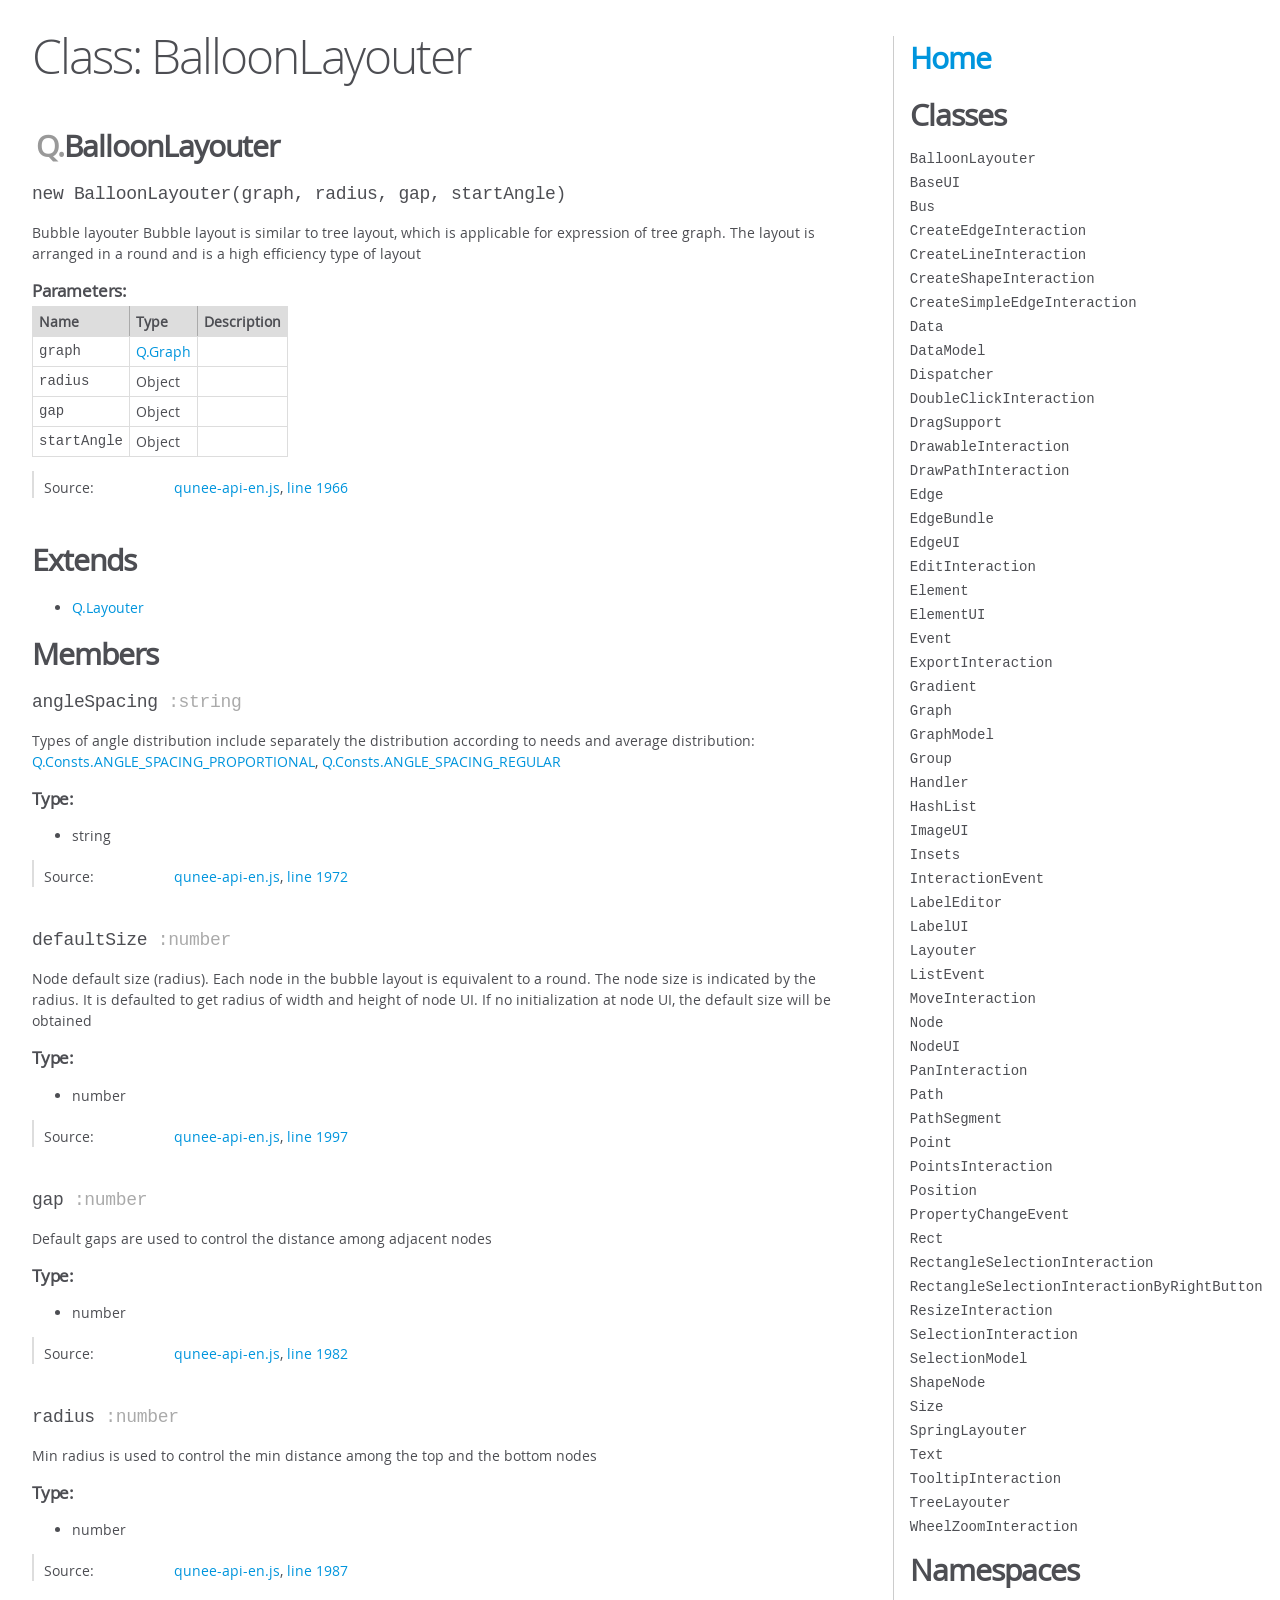
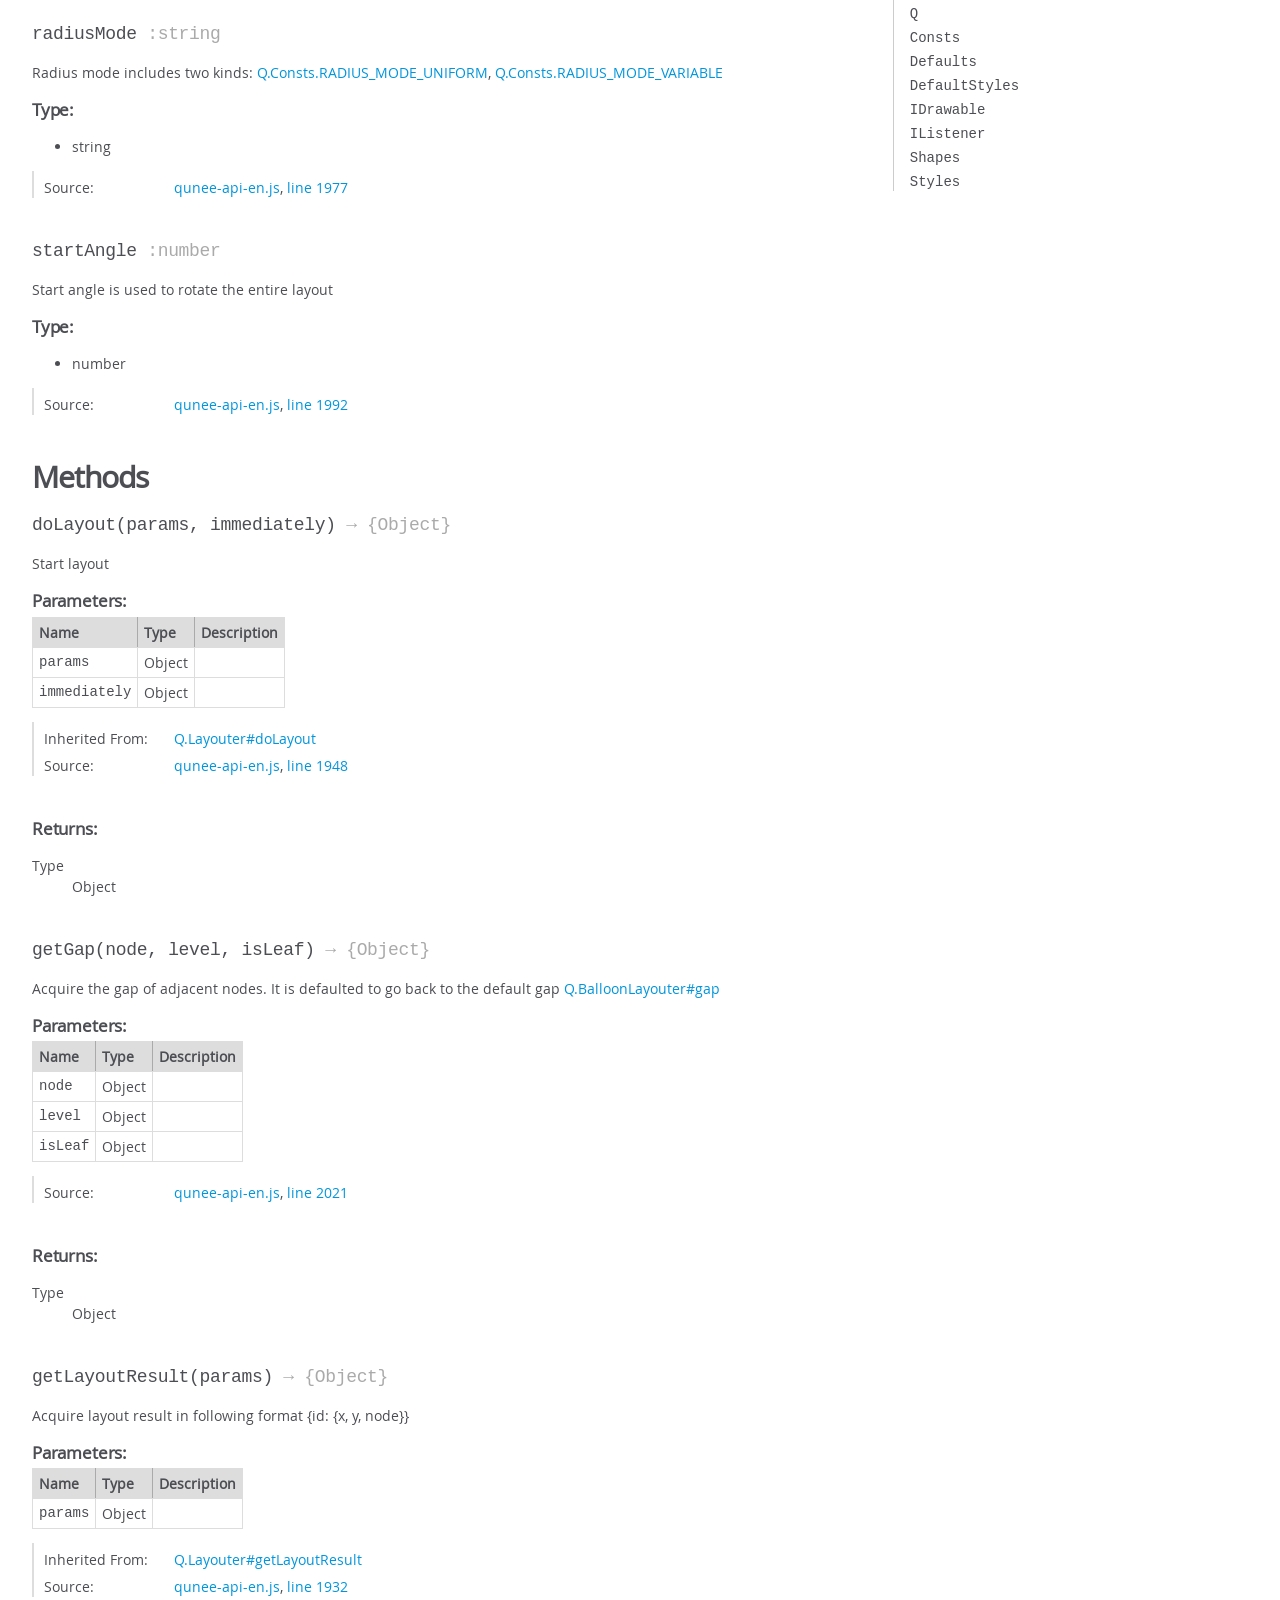
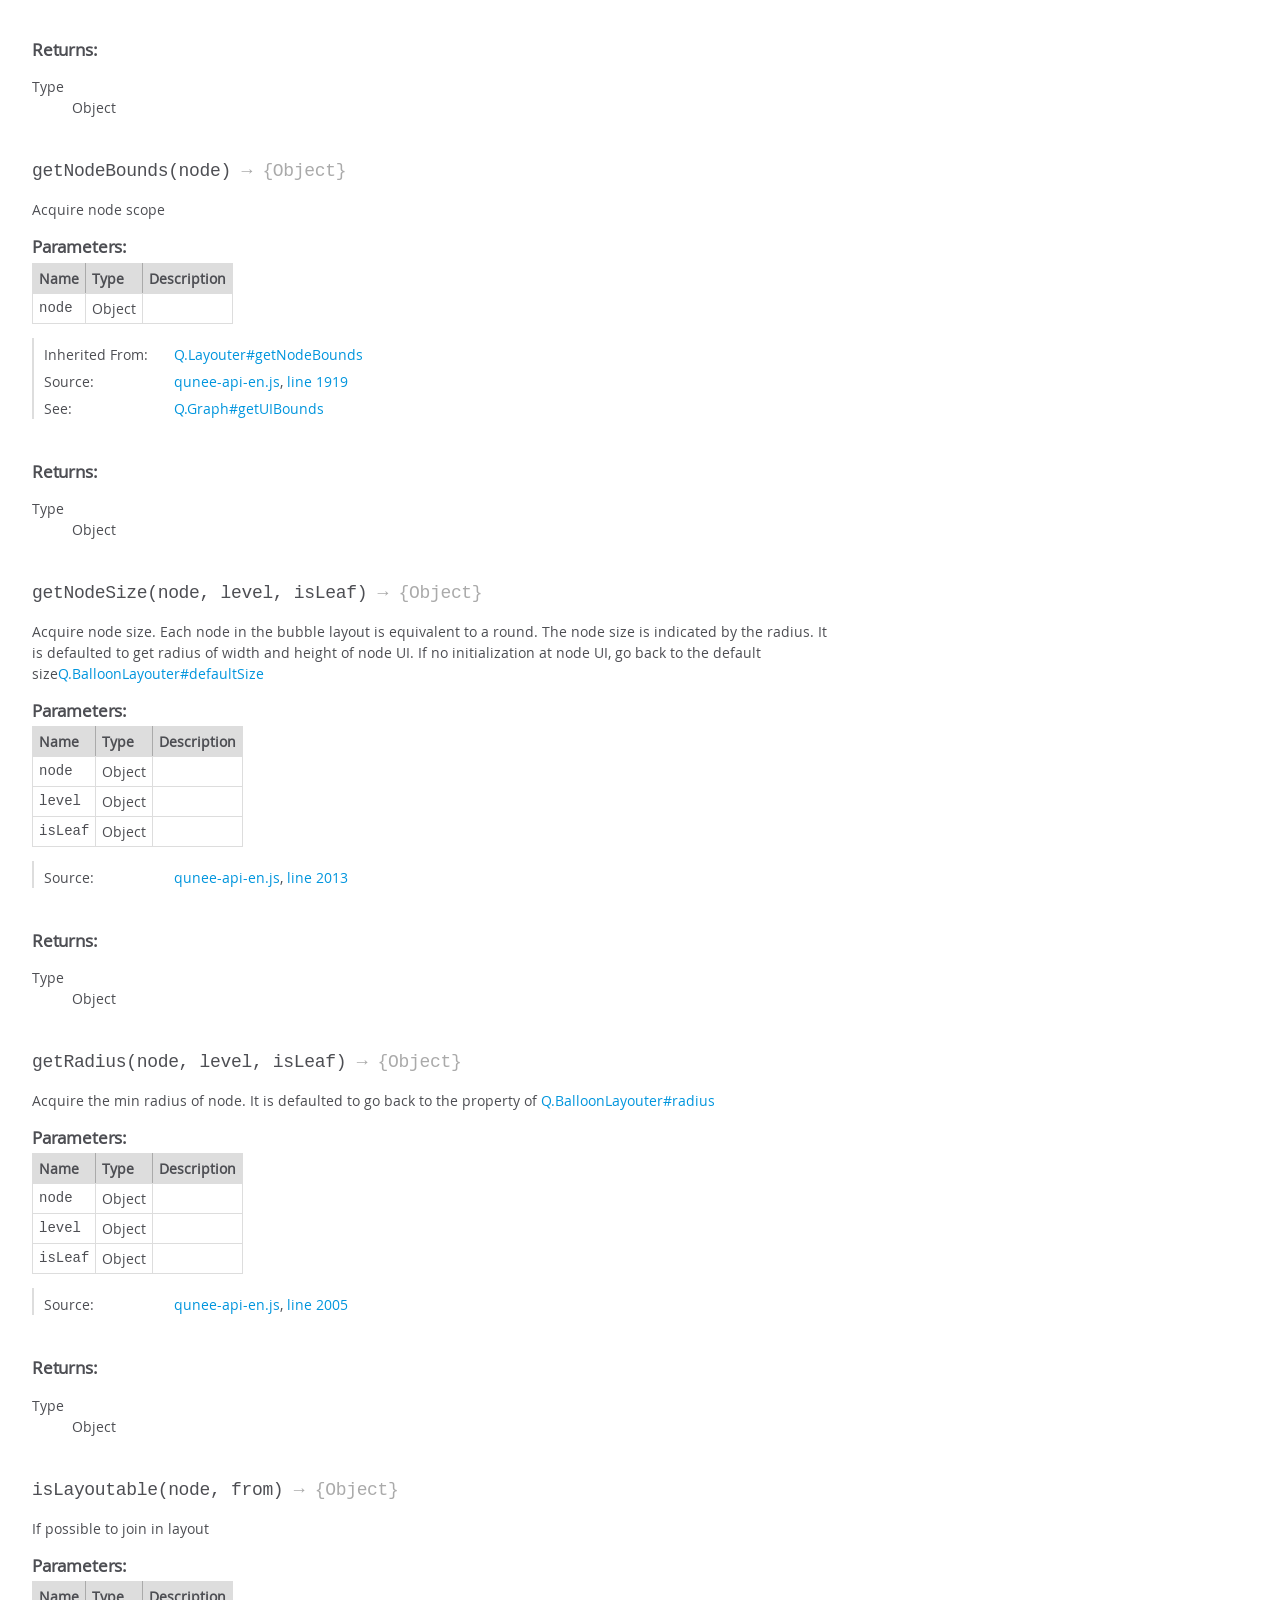
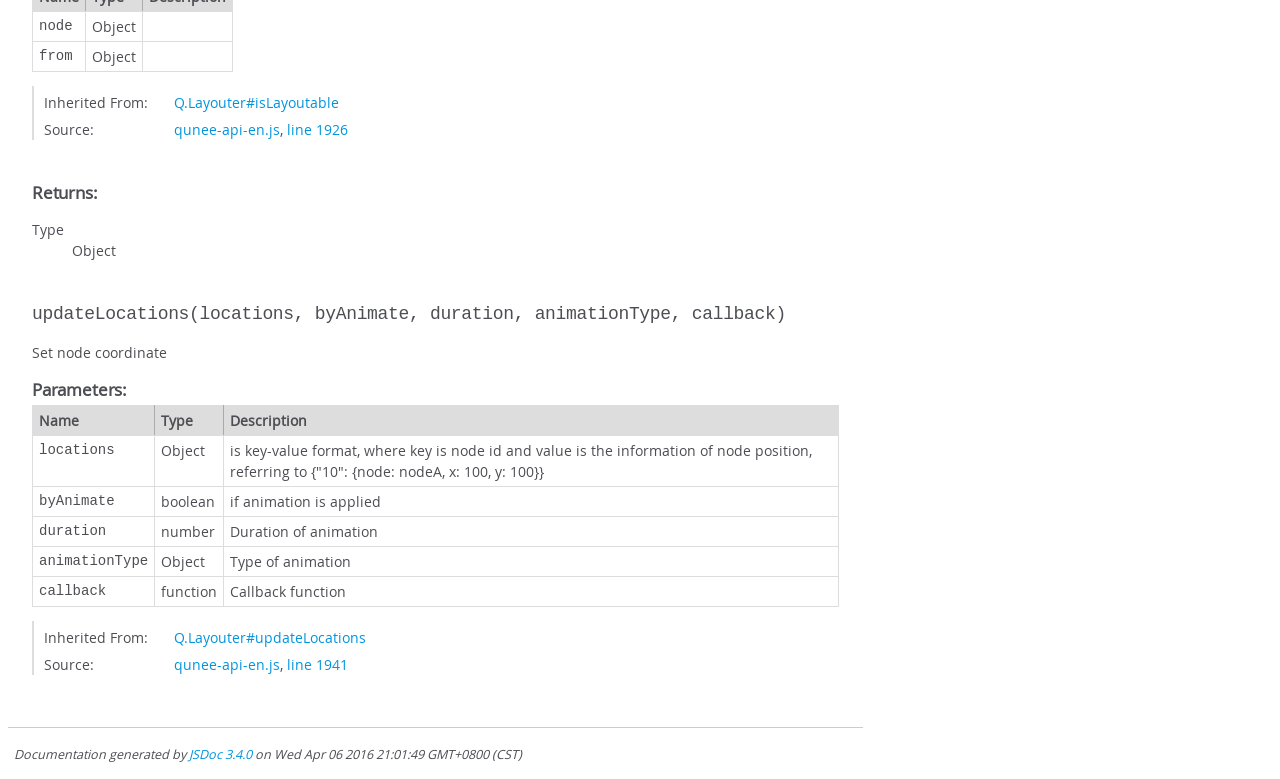
<file: jsdoc-en/Q.BalloonLayouter.html>
<!DOCTYPE html>
<html lang="en">
<head>
    <meta charset="utf-8">
    <title>JSDoc: Class: BalloonLayouter</title>

    <script src="scripts/prettify/prettify.js"> </script>
    <script src="scripts/prettify/lang-css.js"> </script>
    <!--[if lt IE 9]>
      <script src="//html5shiv.googlecode.com/svn/trunk/html5.js"></script>
    <![endif]-->
    <link type="text/css" rel="stylesheet" href="styles/prettify-tomorrow.css">
    <link type="text/css" rel="stylesheet" href="styles/jsdoc-default.css">
</head>

<body>

<div id="main">

    <h1 class="page-title">Class: BalloonLayouter</h1>

    




<section>

<header>
    
        <h2>
            <span class="ancestors"><a href="Q.html">Q</a>.</span>BalloonLayouter</h2>
        
    
</header>

<article>
    <div class="container-overview">
    
        

    

    <h4 class="name" id="BalloonLayouter"><span class="type-signature"></span>new BalloonLayouter<span class="signature">(graph, radius, gap, startAngle)</span><span class="type-signature"></span></h4>

    



<div class="description">
    Bubble layouter
Bubble layout is similar to tree layout, which is applicable for expression of tree graph. The layout is arranged in a round and is a high efficiency type of layout
</div>









    <h5>Parameters:</h5>
    

<table class="params">
    <thead>
    <tr>
        
        <th>Name</th>
        

        <th>Type</th>

        

        

        <th class="last">Description</th>
    </tr>
    </thead>

    <tbody>
    

        <tr>
            
                <td class="name"><code>graph</code></td>
            

            <td class="type">
            
                
<span class="param-type"><a href="Q.Graph.html">Q.Graph</a></span>


            
            </td>

            

            

            <td class="description last"></td>
        </tr>

    

        <tr>
            
                <td class="name"><code>radius</code></td>
            

            <td class="type">
            
                
<span class="param-type">Object</span>


            
            </td>

            

            

            <td class="description last"></td>
        </tr>

    

        <tr>
            
                <td class="name"><code>gap</code></td>
            

            <td class="type">
            
                
<span class="param-type">Object</span>


            
            </td>

            

            

            <td class="description last"></td>
        </tr>

    

        <tr>
            
                <td class="name"><code>startAngle</code></td>
            

            <td class="type">
            
                
<span class="param-type">Object</span>


            
            </td>

            

            

            <td class="description last"></td>
        </tr>

    
    </tbody>
</table>






<dl class="details">

    

    

    

    

    

    

    

    

    

    

    

    

    
    <dt class="tag-source">Source:</dt>
    <dd class="tag-source"><ul class="dummy"><li>
        <a href="qunee-api-en.js.html">qunee-api-en.js</a>, <a href="qunee-api-en.js.html#line1966">line 1966</a>
    </li></ul></dd>
    

    

    

    
</dl>
















    
    </div>

    
        <h3 class="subsection-title">Extends</h3>

        


    <ul>
        <li><a href="Q.Layouter.html">Q.Layouter</a></li>
    </ul>


    

    

    

     

    

    
        <h3 class="subsection-title">Members</h3>

        
            
<h4 class="name" id="angleSpacing"><span class="type-signature"></span>angleSpacing<span class="type-signature"> :string</span></h4>




<div class="description">
    Types of angle distribution include separately the distribution according to needs and average distribution: <a href="Q.Consts.html#.ANGLE_SPACING_PROPORTIONAL">Q.Consts.ANGLE_SPACING_PROPORTIONAL</a>, <a href="Q.Consts.html#.ANGLE_SPACING_REGULAR">Q.Consts.ANGLE_SPACING_REGULAR</a>
</div>



    <h5>Type:</h5>
    <ul>
        <li>
            
<span class="param-type">string</span>


        </li>
    </ul>





<dl class="details">

    

    

    

    

    

    

    

    

    

    

    

    

    
    <dt class="tag-source">Source:</dt>
    <dd class="tag-source"><ul class="dummy"><li>
        <a href="qunee-api-en.js.html">qunee-api-en.js</a>, <a href="qunee-api-en.js.html#line1972">line 1972</a>
    </li></ul></dd>
    

    

    

    
</dl>






        
            
<h4 class="name" id="defaultSize"><span class="type-signature"></span>defaultSize<span class="type-signature"> :number</span></h4>




<div class="description">
    Node default size (radius). Each node in the bubble layout is equivalent to a round. The node size is indicated by the radius. It is defaulted to get radius of width and height of node UI. If no initialization at node UI, the default size will be obtained
</div>



    <h5>Type:</h5>
    <ul>
        <li>
            
<span class="param-type">number</span>


        </li>
    </ul>





<dl class="details">

    

    

    

    

    

    

    

    

    

    

    

    

    
    <dt class="tag-source">Source:</dt>
    <dd class="tag-source"><ul class="dummy"><li>
        <a href="qunee-api-en.js.html">qunee-api-en.js</a>, <a href="qunee-api-en.js.html#line1997">line 1997</a>
    </li></ul></dd>
    

    

    

    
</dl>






        
            
<h4 class="name" id="gap"><span class="type-signature"></span>gap<span class="type-signature"> :number</span></h4>




<div class="description">
    Default gaps are used to control the distance among adjacent nodes
</div>



    <h5>Type:</h5>
    <ul>
        <li>
            
<span class="param-type">number</span>


        </li>
    </ul>





<dl class="details">

    

    

    

    

    

    

    

    

    

    

    

    

    
    <dt class="tag-source">Source:</dt>
    <dd class="tag-source"><ul class="dummy"><li>
        <a href="qunee-api-en.js.html">qunee-api-en.js</a>, <a href="qunee-api-en.js.html#line1982">line 1982</a>
    </li></ul></dd>
    

    

    

    
</dl>






        
            
<h4 class="name" id="radius"><span class="type-signature"></span>radius<span class="type-signature"> :number</span></h4>




<div class="description">
    Min radius is used to control the min distance among the top and the bottom nodes
</div>



    <h5>Type:</h5>
    <ul>
        <li>
            
<span class="param-type">number</span>


        </li>
    </ul>





<dl class="details">

    

    

    

    

    

    

    

    

    

    

    

    

    
    <dt class="tag-source">Source:</dt>
    <dd class="tag-source"><ul class="dummy"><li>
        <a href="qunee-api-en.js.html">qunee-api-en.js</a>, <a href="qunee-api-en.js.html#line1987">line 1987</a>
    </li></ul></dd>
    

    

    

    
</dl>






        
            
<h4 class="name" id="radiusMode"><span class="type-signature"></span>radiusMode<span class="type-signature"> :string</span></h4>




<div class="description">
    Radius mode includes two kinds: <a href="Q.Consts.html#.RADIUS_MODE_UNIFORM">Q.Consts.RADIUS_MODE_UNIFORM</a>, <a href="Q.Consts.html#.RADIUS_MODE_VARIABLE">Q.Consts.RADIUS_MODE_VARIABLE</a>
</div>



    <h5>Type:</h5>
    <ul>
        <li>
            
<span class="param-type">string</span>


        </li>
    </ul>





<dl class="details">

    

    

    

    

    

    

    

    

    

    

    

    

    
    <dt class="tag-source">Source:</dt>
    <dd class="tag-source"><ul class="dummy"><li>
        <a href="qunee-api-en.js.html">qunee-api-en.js</a>, <a href="qunee-api-en.js.html#line1977">line 1977</a>
    </li></ul></dd>
    

    

    

    
</dl>






        
            
<h4 class="name" id="startAngle"><span class="type-signature"></span>startAngle<span class="type-signature"> :number</span></h4>




<div class="description">
    Start angle is used to rotate the entire layout
</div>



    <h5>Type:</h5>
    <ul>
        <li>
            
<span class="param-type">number</span>


        </li>
    </ul>





<dl class="details">

    

    

    

    

    

    

    

    

    

    

    

    

    
    <dt class="tag-source">Source:</dt>
    <dd class="tag-source"><ul class="dummy"><li>
        <a href="qunee-api-en.js.html">qunee-api-en.js</a>, <a href="qunee-api-en.js.html#line1992">line 1992</a>
    </li></ul></dd>
    

    

    

    
</dl>






        
    

    
        <h3 class="subsection-title">Methods</h3>

        
            

    

    <h4 class="name" id="doLayout"><span class="type-signature"></span>doLayout<span class="signature">(params, immediately)</span><span class="type-signature"> &rarr; {Object}</span></h4>

    



<div class="description">
    Start layout
</div>









    <h5>Parameters:</h5>
    

<table class="params">
    <thead>
    <tr>
        
        <th>Name</th>
        

        <th>Type</th>

        

        

        <th class="last">Description</th>
    </tr>
    </thead>

    <tbody>
    

        <tr>
            
                <td class="name"><code>params</code></td>
            

            <td class="type">
            
                
<span class="param-type">Object</span>


            
            </td>

            

            

            <td class="description last"></td>
        </tr>

    

        <tr>
            
                <td class="name"><code>immediately</code></td>
            

            <td class="type">
            
                
<span class="param-type">Object</span>


            
            </td>

            

            

            <td class="description last"></td>
        </tr>

    
    </tbody>
</table>






<dl class="details">

    

    

    
    <dt class="inherited-from">Inherited From:</dt>
    <dd class="inherited-from"><ul class="dummy"><li>
        <a href="Q.Layouter.html#doLayout">Q.Layouter#doLayout</a>
    </li></ul></dd>
    

    

    

    

    

    

    

    

    

    

    
    <dt class="tag-source">Source:</dt>
    <dd class="tag-source"><ul class="dummy"><li>
        <a href="qunee-api-en.js.html">qunee-api-en.js</a>, <a href="qunee-api-en.js.html#line1948">line 1948</a>
    </li></ul></dd>
    

    

    

    
</dl>













<h5>Returns:</h5>

        


<dl>
    <dt>
        Type
    </dt>
    <dd>
        
<span class="param-type">Object</span>


    </dd>
</dl>

    



        
            

    

    <h4 class="name" id="getGap"><span class="type-signature"></span>getGap<span class="signature">(node, level, isLeaf)</span><span class="type-signature"> &rarr; {Object}</span></h4>

    



<div class="description">
    Acquire the gap of adjacent nodes. It is defaulted to go back to the default gap <a href="Q.BalloonLayouter.html#gap">Q.BalloonLayouter#gap</a>
</div>









    <h5>Parameters:</h5>
    

<table class="params">
    <thead>
    <tr>
        
        <th>Name</th>
        

        <th>Type</th>

        

        

        <th class="last">Description</th>
    </tr>
    </thead>

    <tbody>
    

        <tr>
            
                <td class="name"><code>node</code></td>
            

            <td class="type">
            
                
<span class="param-type">Object</span>


            
            </td>

            

            

            <td class="description last"></td>
        </tr>

    

        <tr>
            
                <td class="name"><code>level</code></td>
            

            <td class="type">
            
                
<span class="param-type">Object</span>


            
            </td>

            

            

            <td class="description last"></td>
        </tr>

    

        <tr>
            
                <td class="name"><code>isLeaf</code></td>
            

            <td class="type">
            
                
<span class="param-type">Object</span>


            
            </td>

            

            

            <td class="description last"></td>
        </tr>

    
    </tbody>
</table>






<dl class="details">

    

    

    

    

    

    

    

    

    

    

    

    

    
    <dt class="tag-source">Source:</dt>
    <dd class="tag-source"><ul class="dummy"><li>
        <a href="qunee-api-en.js.html">qunee-api-en.js</a>, <a href="qunee-api-en.js.html#line2021">line 2021</a>
    </li></ul></dd>
    

    

    

    
</dl>













<h5>Returns:</h5>

        


<dl>
    <dt>
        Type
    </dt>
    <dd>
        
<span class="param-type">Object</span>


    </dd>
</dl>

    



        
            

    

    <h4 class="name" id="getLayoutResult"><span class="type-signature"></span>getLayoutResult<span class="signature">(params)</span><span class="type-signature"> &rarr; {Object}</span></h4>

    



<div class="description">
    Acquire layout result in following format {id: {x, y, node}}
</div>









    <h5>Parameters:</h5>
    

<table class="params">
    <thead>
    <tr>
        
        <th>Name</th>
        

        <th>Type</th>

        

        

        <th class="last">Description</th>
    </tr>
    </thead>

    <tbody>
    

        <tr>
            
                <td class="name"><code>params</code></td>
            

            <td class="type">
            
                
<span class="param-type">Object</span>


            
            </td>

            

            

            <td class="description last"></td>
        </tr>

    
    </tbody>
</table>






<dl class="details">

    

    

    
    <dt class="inherited-from">Inherited From:</dt>
    <dd class="inherited-from"><ul class="dummy"><li>
        <a href="Q.Layouter.html#getLayoutResult">Q.Layouter#getLayoutResult</a>
    </li></ul></dd>
    

    

    

    

    

    

    

    

    

    

    
    <dt class="tag-source">Source:</dt>
    <dd class="tag-source"><ul class="dummy"><li>
        <a href="qunee-api-en.js.html">qunee-api-en.js</a>, <a href="qunee-api-en.js.html#line1932">line 1932</a>
    </li></ul></dd>
    

    

    

    
</dl>













<h5>Returns:</h5>

        


<dl>
    <dt>
        Type
    </dt>
    <dd>
        
<span class="param-type">Object</span>


    </dd>
</dl>

    



        
            

    

    <h4 class="name" id="getNodeBounds"><span class="type-signature"></span>getNodeBounds<span class="signature">(node)</span><span class="type-signature"> &rarr; {Object}</span></h4>

    



<div class="description">
    Acquire node scope
</div>









    <h5>Parameters:</h5>
    

<table class="params">
    <thead>
    <tr>
        
        <th>Name</th>
        

        <th>Type</th>

        

        

        <th class="last">Description</th>
    </tr>
    </thead>

    <tbody>
    

        <tr>
            
                <td class="name"><code>node</code></td>
            

            <td class="type">
            
                
<span class="param-type">Object</span>


            
            </td>

            

            

            <td class="description last"></td>
        </tr>

    
    </tbody>
</table>






<dl class="details">

    

    

    
    <dt class="inherited-from">Inherited From:</dt>
    <dd class="inherited-from"><ul class="dummy"><li>
        <a href="Q.Layouter.html#getNodeBounds">Q.Layouter#getNodeBounds</a>
    </li></ul></dd>
    

    

    

    

    

    

    

    

    

    

    
    <dt class="tag-source">Source:</dt>
    <dd class="tag-source"><ul class="dummy"><li>
        <a href="qunee-api-en.js.html">qunee-api-en.js</a>, <a href="qunee-api-en.js.html#line1919">line 1919</a>
    </li></ul></dd>
    

    

    
    <dt class="tag-see">See:</dt>
    <dd class="tag-see">
        <ul>
            <li><a href="Q.Graph.html#getUIBounds">Q.Graph#getUIBounds</a></li>
        </ul>
    </dd>
    

    
</dl>













<h5>Returns:</h5>

        


<dl>
    <dt>
        Type
    </dt>
    <dd>
        
<span class="param-type">Object</span>


    </dd>
</dl>

    



        
            

    

    <h4 class="name" id="getNodeSize"><span class="type-signature"></span>getNodeSize<span class="signature">(node, level, isLeaf)</span><span class="type-signature"> &rarr; {Object}</span></h4>

    



<div class="description">
    Acquire node size. Each node in the bubble layout is equivalent to a round. The node size is indicated by the radius. It is defaulted to get radius of width and height of node UI. If no initialization at node UI, go back to the default size<a href="Q.BalloonLayouter.html#defaultSize">Q.BalloonLayouter#defaultSize</a>
</div>









    <h5>Parameters:</h5>
    

<table class="params">
    <thead>
    <tr>
        
        <th>Name</th>
        

        <th>Type</th>

        

        

        <th class="last">Description</th>
    </tr>
    </thead>

    <tbody>
    

        <tr>
            
                <td class="name"><code>node</code></td>
            

            <td class="type">
            
                
<span class="param-type">Object</span>


            
            </td>

            

            

            <td class="description last"></td>
        </tr>

    

        <tr>
            
                <td class="name"><code>level</code></td>
            

            <td class="type">
            
                
<span class="param-type">Object</span>


            
            </td>

            

            

            <td class="description last"></td>
        </tr>

    

        <tr>
            
                <td class="name"><code>isLeaf</code></td>
            

            <td class="type">
            
                
<span class="param-type">Object</span>


            
            </td>

            

            

            <td class="description last"></td>
        </tr>

    
    </tbody>
</table>






<dl class="details">

    

    

    

    

    

    

    

    

    

    

    

    

    
    <dt class="tag-source">Source:</dt>
    <dd class="tag-source"><ul class="dummy"><li>
        <a href="qunee-api-en.js.html">qunee-api-en.js</a>, <a href="qunee-api-en.js.html#line2013">line 2013</a>
    </li></ul></dd>
    

    

    

    
</dl>













<h5>Returns:</h5>

        


<dl>
    <dt>
        Type
    </dt>
    <dd>
        
<span class="param-type">Object</span>


    </dd>
</dl>

    



        
            

    

    <h4 class="name" id="getRadius"><span class="type-signature"></span>getRadius<span class="signature">(node, level, isLeaf)</span><span class="type-signature"> &rarr; {Object}</span></h4>

    



<div class="description">
    Acquire the min radius of node. It is defaulted to go back to the property of <a href="Q.BalloonLayouter.html#radius">Q.BalloonLayouter#radius</a>
</div>









    <h5>Parameters:</h5>
    

<table class="params">
    <thead>
    <tr>
        
        <th>Name</th>
        

        <th>Type</th>

        

        

        <th class="last">Description</th>
    </tr>
    </thead>

    <tbody>
    

        <tr>
            
                <td class="name"><code>node</code></td>
            

            <td class="type">
            
                
<span class="param-type">Object</span>


            
            </td>

            

            

            <td class="description last"></td>
        </tr>

    

        <tr>
            
                <td class="name"><code>level</code></td>
            

            <td class="type">
            
                
<span class="param-type">Object</span>


            
            </td>

            

            

            <td class="description last"></td>
        </tr>

    

        <tr>
            
                <td class="name"><code>isLeaf</code></td>
            

            <td class="type">
            
                
<span class="param-type">Object</span>


            
            </td>

            

            

            <td class="description last"></td>
        </tr>

    
    </tbody>
</table>






<dl class="details">

    

    

    

    

    

    

    

    

    

    

    

    

    
    <dt class="tag-source">Source:</dt>
    <dd class="tag-source"><ul class="dummy"><li>
        <a href="qunee-api-en.js.html">qunee-api-en.js</a>, <a href="qunee-api-en.js.html#line2005">line 2005</a>
    </li></ul></dd>
    

    

    

    
</dl>













<h5>Returns:</h5>

        


<dl>
    <dt>
        Type
    </dt>
    <dd>
        
<span class="param-type">Object</span>


    </dd>
</dl>

    



        
            

    

    <h4 class="name" id="isLayoutable"><span class="type-signature"></span>isLayoutable<span class="signature">(node, from)</span><span class="type-signature"> &rarr; {Object}</span></h4>

    



<div class="description">
    If possible to join in layout
</div>









    <h5>Parameters:</h5>
    

<table class="params">
    <thead>
    <tr>
        
        <th>Name</th>
        

        <th>Type</th>

        

        

        <th class="last">Description</th>
    </tr>
    </thead>

    <tbody>
    

        <tr>
            
                <td class="name"><code>node</code></td>
            

            <td class="type">
            
                
<span class="param-type">Object</span>


            
            </td>

            

            

            <td class="description last"></td>
        </tr>

    

        <tr>
            
                <td class="name"><code>from</code></td>
            

            <td class="type">
            
                
<span class="param-type">Object</span>


            
            </td>

            

            

            <td class="description last"></td>
        </tr>

    
    </tbody>
</table>






<dl class="details">

    

    

    
    <dt class="inherited-from">Inherited From:</dt>
    <dd class="inherited-from"><ul class="dummy"><li>
        <a href="Q.Layouter.html#isLayoutable">Q.Layouter#isLayoutable</a>
    </li></ul></dd>
    

    

    

    

    

    

    

    

    

    

    
    <dt class="tag-source">Source:</dt>
    <dd class="tag-source"><ul class="dummy"><li>
        <a href="qunee-api-en.js.html">qunee-api-en.js</a>, <a href="qunee-api-en.js.html#line1926">line 1926</a>
    </li></ul></dd>
    

    

    

    
</dl>













<h5>Returns:</h5>

        


<dl>
    <dt>
        Type
    </dt>
    <dd>
        
<span class="param-type">Object</span>


    </dd>
</dl>

    



        
            

    

    <h4 class="name" id="updateLocations"><span class="type-signature"></span>updateLocations<span class="signature">(locations, byAnimate, duration, animationType, callback)</span><span class="type-signature"></span></h4>

    



<div class="description">
    Set node coordinate
</div>









    <h5>Parameters:</h5>
    

<table class="params">
    <thead>
    <tr>
        
        <th>Name</th>
        

        <th>Type</th>

        

        

        <th class="last">Description</th>
    </tr>
    </thead>

    <tbody>
    

        <tr>
            
                <td class="name"><code>locations</code></td>
            

            <td class="type">
            
                
<span class="param-type">Object</span>


            
            </td>

            

            

            <td class="description last">is key-value format, where key is node id and value is the information of node position, referring to {"10": {node: nodeA, x: 100, y: 100}}</td>
        </tr>

    

        <tr>
            
                <td class="name"><code>byAnimate</code></td>
            

            <td class="type">
            
                
<span class="param-type">boolean</span>


            
            </td>

            

            

            <td class="description last">if animation is applied</td>
        </tr>

    

        <tr>
            
                <td class="name"><code>duration</code></td>
            

            <td class="type">
            
                
<span class="param-type">number</span>


            
            </td>

            

            

            <td class="description last">Duration of animation</td>
        </tr>

    

        <tr>
            
                <td class="name"><code>animationType</code></td>
            

            <td class="type">
            
                
<span class="param-type">Object</span>


            
            </td>

            

            

            <td class="description last">Type of animation</td>
        </tr>

    

        <tr>
            
                <td class="name"><code>callback</code></td>
            

            <td class="type">
            
                
<span class="param-type">function</span>


            
            </td>

            

            

            <td class="description last">Callback function</td>
        </tr>

    
    </tbody>
</table>






<dl class="details">

    

    

    
    <dt class="inherited-from">Inherited From:</dt>
    <dd class="inherited-from"><ul class="dummy"><li>
        <a href="Q.Layouter.html#updateLocations">Q.Layouter#updateLocations</a>
    </li></ul></dd>
    

    

    

    

    

    

    

    

    

    

    
    <dt class="tag-source">Source:</dt>
    <dd class="tag-source"><ul class="dummy"><li>
        <a href="qunee-api-en.js.html">qunee-api-en.js</a>, <a href="qunee-api-en.js.html#line1941">line 1941</a>
    </li></ul></dd>
    

    

    

    
</dl>
















        
    

    

    
</article>

</section>




</div>

<nav>
    <h2><a href="index.html">Home</a></h2><h3>Classes</h3><ul><li><a href="Q.BalloonLayouter.html">BalloonLayouter</a></li><li><a href="Q.BaseUI.html">BaseUI</a></li><li><a href="Q.Bus.html">Bus</a></li><li><a href="Q.CreateEdgeInteraction.html">CreateEdgeInteraction</a></li><li><a href="Q.CreateLineInteraction.html">CreateLineInteraction</a></li><li><a href="Q.CreateShapeInteraction.html">CreateShapeInteraction</a></li><li><a href="Q.CreateSimpleEdgeInteraction.html">CreateSimpleEdgeInteraction</a></li><li><a href="Q.Data.html">Data</a></li><li><a href="Q.DataModel.html">DataModel</a></li><li><a href="Q.Dispatcher.html">Dispatcher</a></li><li><a href="Q.DoubleClickInteraction.html">DoubleClickInteraction</a></li><li><a href="Q.DragSupport.html">DragSupport</a></li><li><a href="Q.DrawableInteraction.html">DrawableInteraction</a></li><li><a href="Q.DrawPathInteraction.html">DrawPathInteraction</a></li><li><a href="Q.Edge.html">Edge</a></li><li><a href="Q.EdgeBundle.html">EdgeBundle</a></li><li><a href="Q.EdgeUI.html">EdgeUI</a></li><li><a href="Q.EditInteraction.html">EditInteraction</a></li><li><a href="Q.Element.html">Element</a></li><li><a href="Q.ElementUI.html">ElementUI</a></li><li><a href="Q.Event.html">Event</a></li><li><a href="Q.ExportInteraction.html">ExportInteraction</a></li><li><a href="Q.Gradient.html">Gradient</a></li><li><a href="Q.Graph.html">Graph</a></li><li><a href="Q.GraphModel.html">GraphModel</a></li><li><a href="Q.Group.html">Group</a></li><li><a href="Q.Handler.html">Handler</a></li><li><a href="Q.HashList.html">HashList</a></li><li><a href="Q.ImageUI.html">ImageUI</a></li><li><a href="Q.Insets.html">Insets</a></li><li><a href="Q.InteractionEvent.html">InteractionEvent</a></li><li><a href="Q.LabelEditor.html">LabelEditor</a></li><li><a href="Q.LabelUI.html">LabelUI</a></li><li><a href="Q.Layouter.html">Layouter</a></li><li><a href="Q.ListEvent.html">ListEvent</a></li><li><a href="Q.MoveInteraction.html">MoveInteraction</a></li><li><a href="Q.Node.html">Node</a></li><li><a href="Q.NodeUI.html">NodeUI</a></li><li><a href="Q.PanInteraction.html">PanInteraction</a></li><li><a href="Q.Path.html">Path</a></li><li><a href="Q.PathSegment.html">PathSegment</a></li><li><a href="Q.Point.html">Point</a></li><li><a href="Q.PointsInteraction.html">PointsInteraction</a></li><li><a href="Q.Position.html">Position</a></li><li><a href="Q.PropertyChangeEvent.html">PropertyChangeEvent</a></li><li><a href="Q.Rect.html">Rect</a></li><li><a href="Q.RectangleSelectionInteraction.html">RectangleSelectionInteraction</a></li><li><a href="Q.RectangleSelectionInteractionByRightButton.html">RectangleSelectionInteractionByRightButton</a></li><li><a href="Q.ResizeInteraction.html">ResizeInteraction</a></li><li><a href="Q.SelectionInteraction.html">SelectionInteraction</a></li><li><a href="Q.SelectionModel.html">SelectionModel</a></li><li><a href="Q.ShapeNode.html">ShapeNode</a></li><li><a href="Q.Size.html">Size</a></li><li><a href="Q.SpringLayouter.html">SpringLayouter</a></li><li><a href="Q.Text.html">Text</a></li><li><a href="Q.TooltipInteraction.html">TooltipInteraction</a></li><li><a href="Q.TreeLayouter.html">TreeLayouter</a></li><li><a href="Q.WheelZoomInteraction.html">WheelZoomInteraction</a></li></ul><h3>Namespaces</h3><ul><li><a href="Q.html">Q</a></li><li><a href="Q.Consts.html">Consts</a></li><li><a href="Q.Defaults.html">Defaults</a></li><li><a href="Q.DefaultStyles.html">DefaultStyles</a></li><li><a href="Q.IDrawable.html">IDrawable</a></li><li><a href="Q.IListener.html">IListener</a></li><li><a href="Q.Shapes.html">Shapes</a></li><li><a href="Q.Styles.html">Styles</a></li></ul>
</nav>

<br class="clear">

<footer>
    Documentation generated by <a href="https://github.com/jsdoc3/jsdoc">JSDoc 3.4.0</a> on Wed Apr 06 2016 21:01:49 GMT+0800 (CST)
</footer>

<script> prettyPrint(); </script>
<script src="scripts/linenumber.js"> </script>
</body>
</html>
</file>
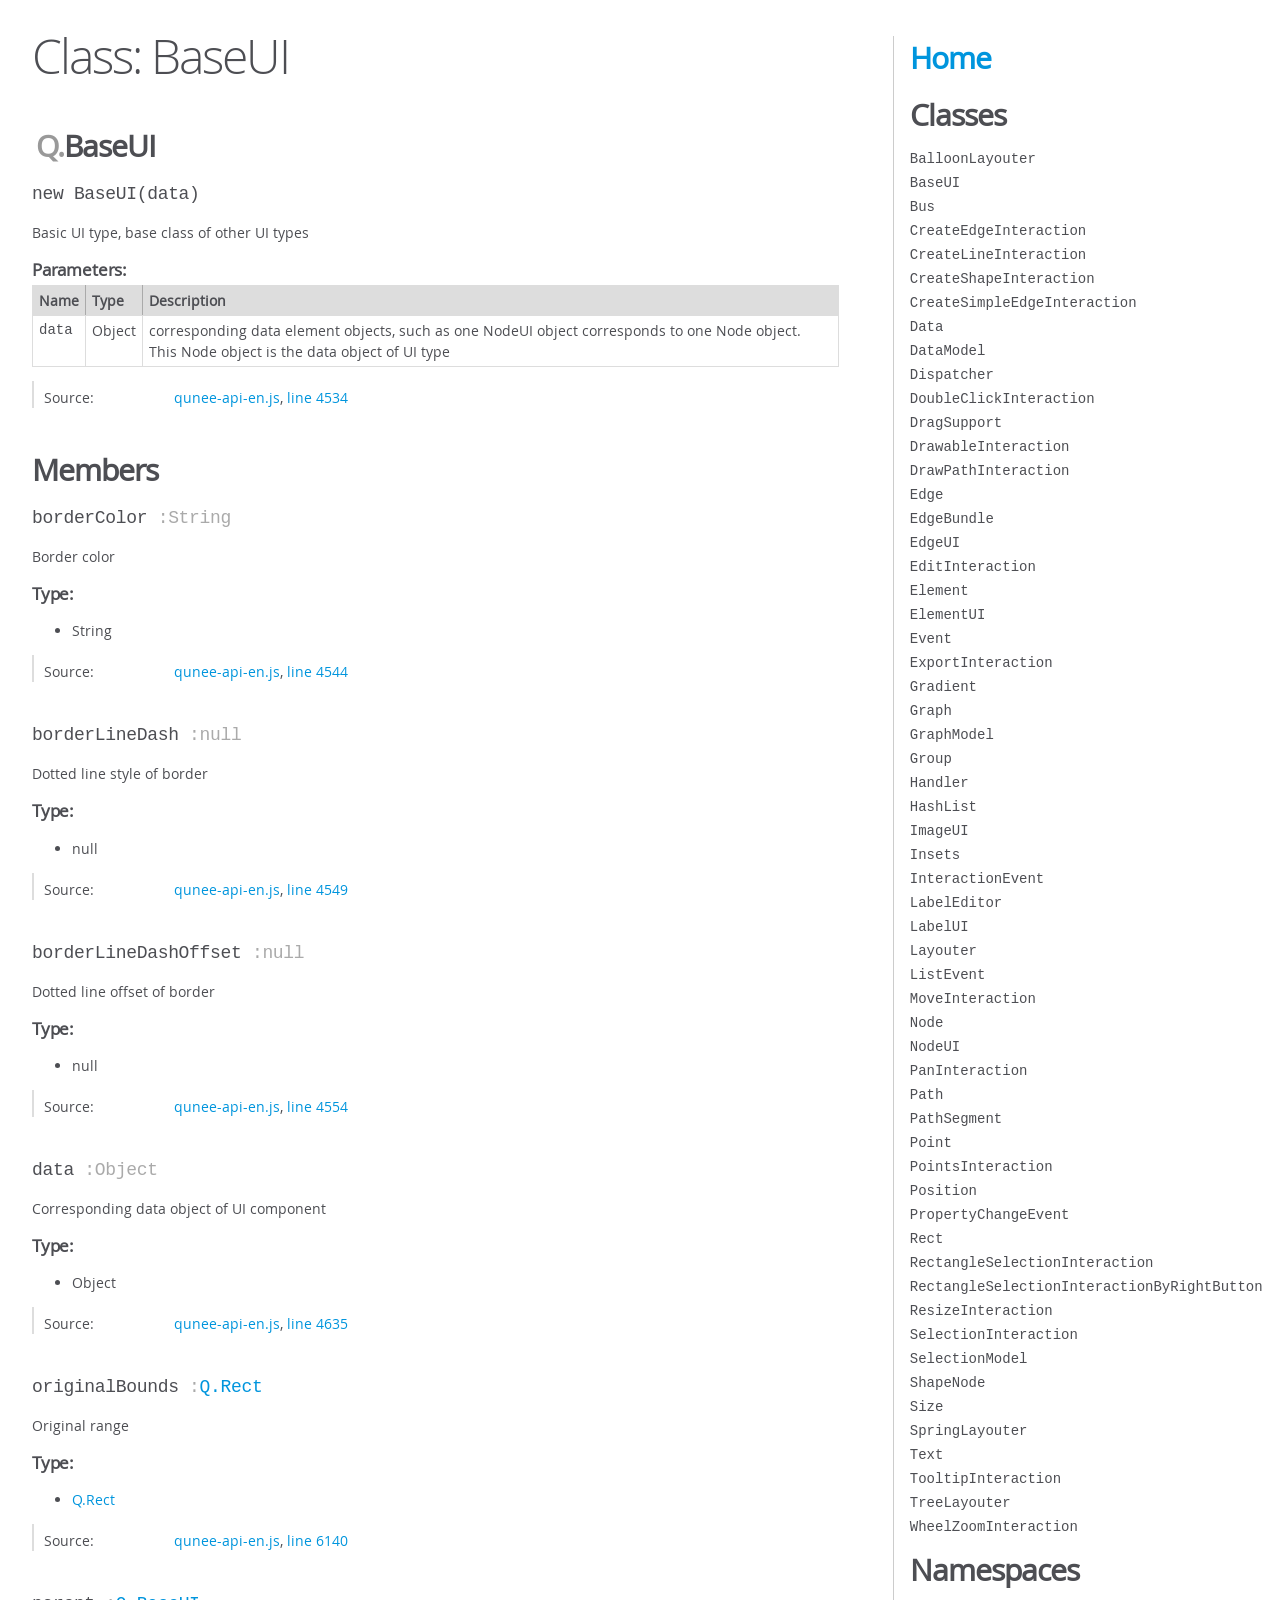
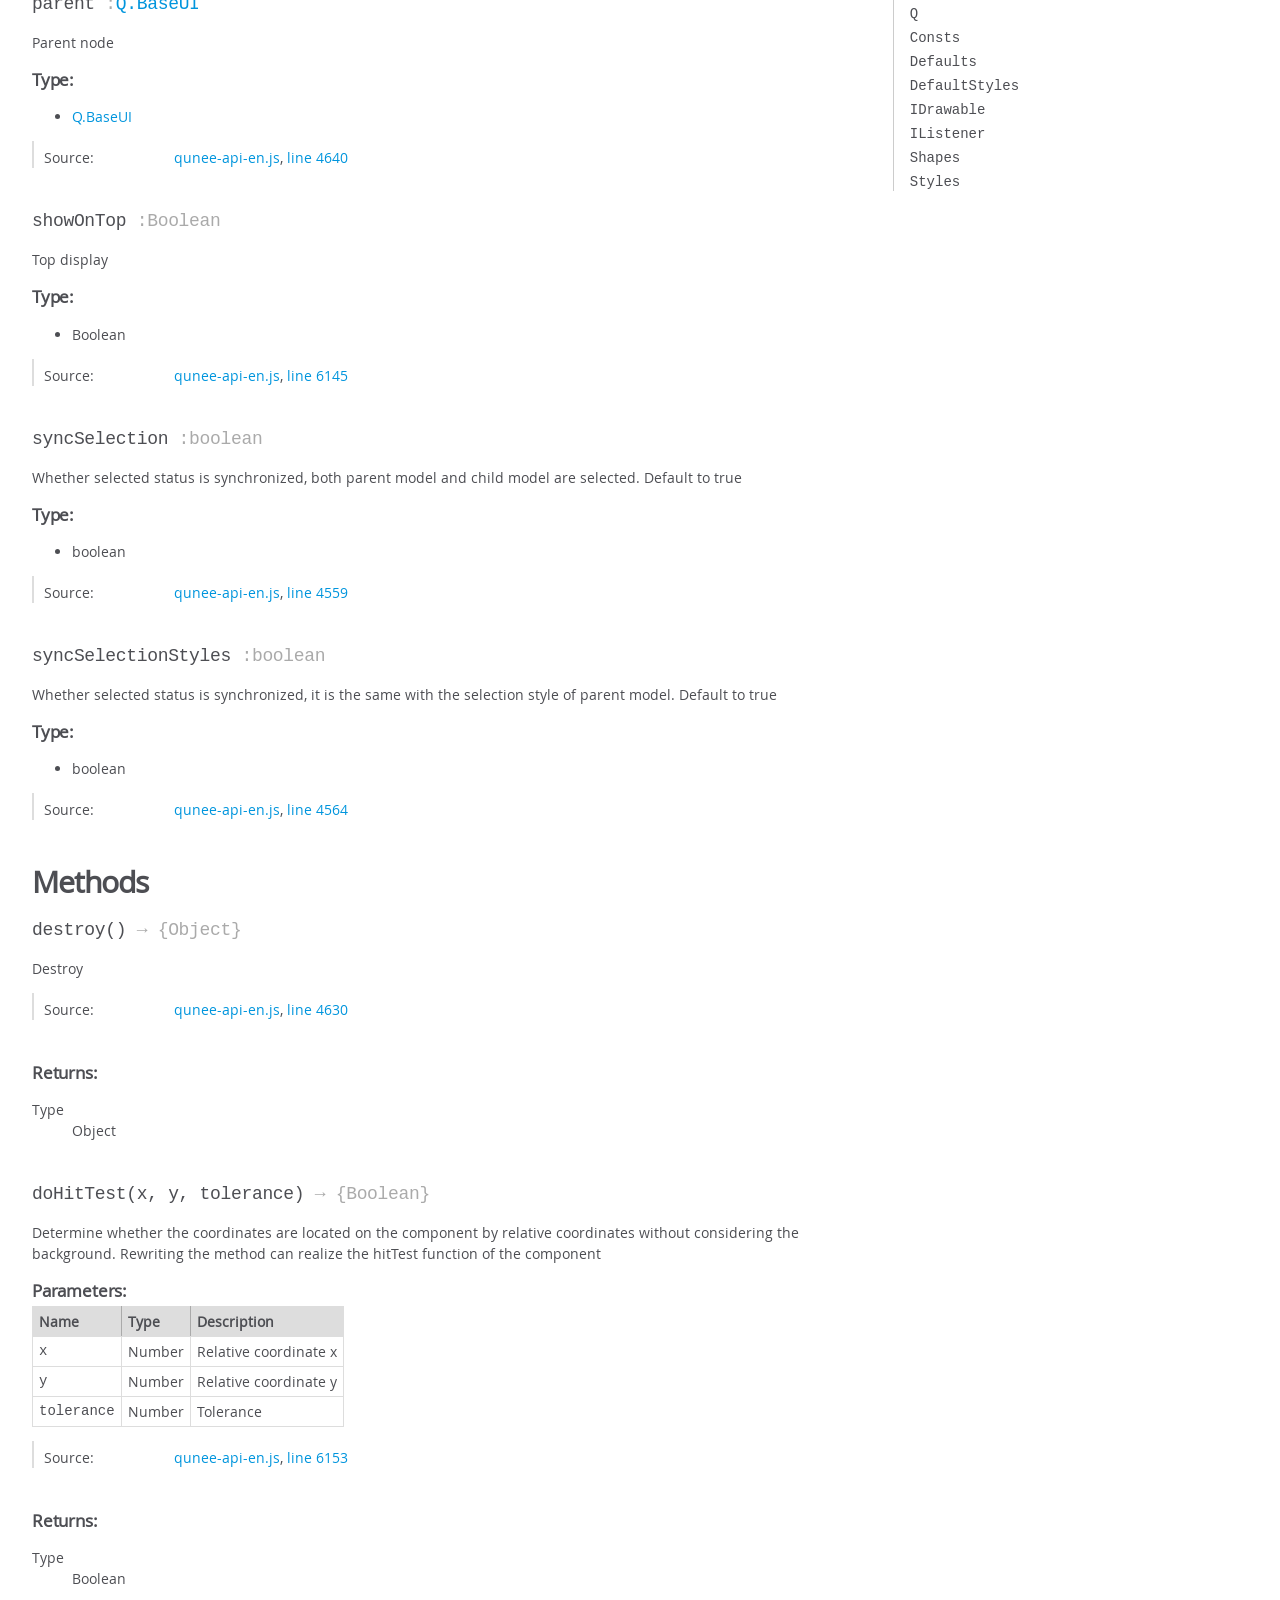
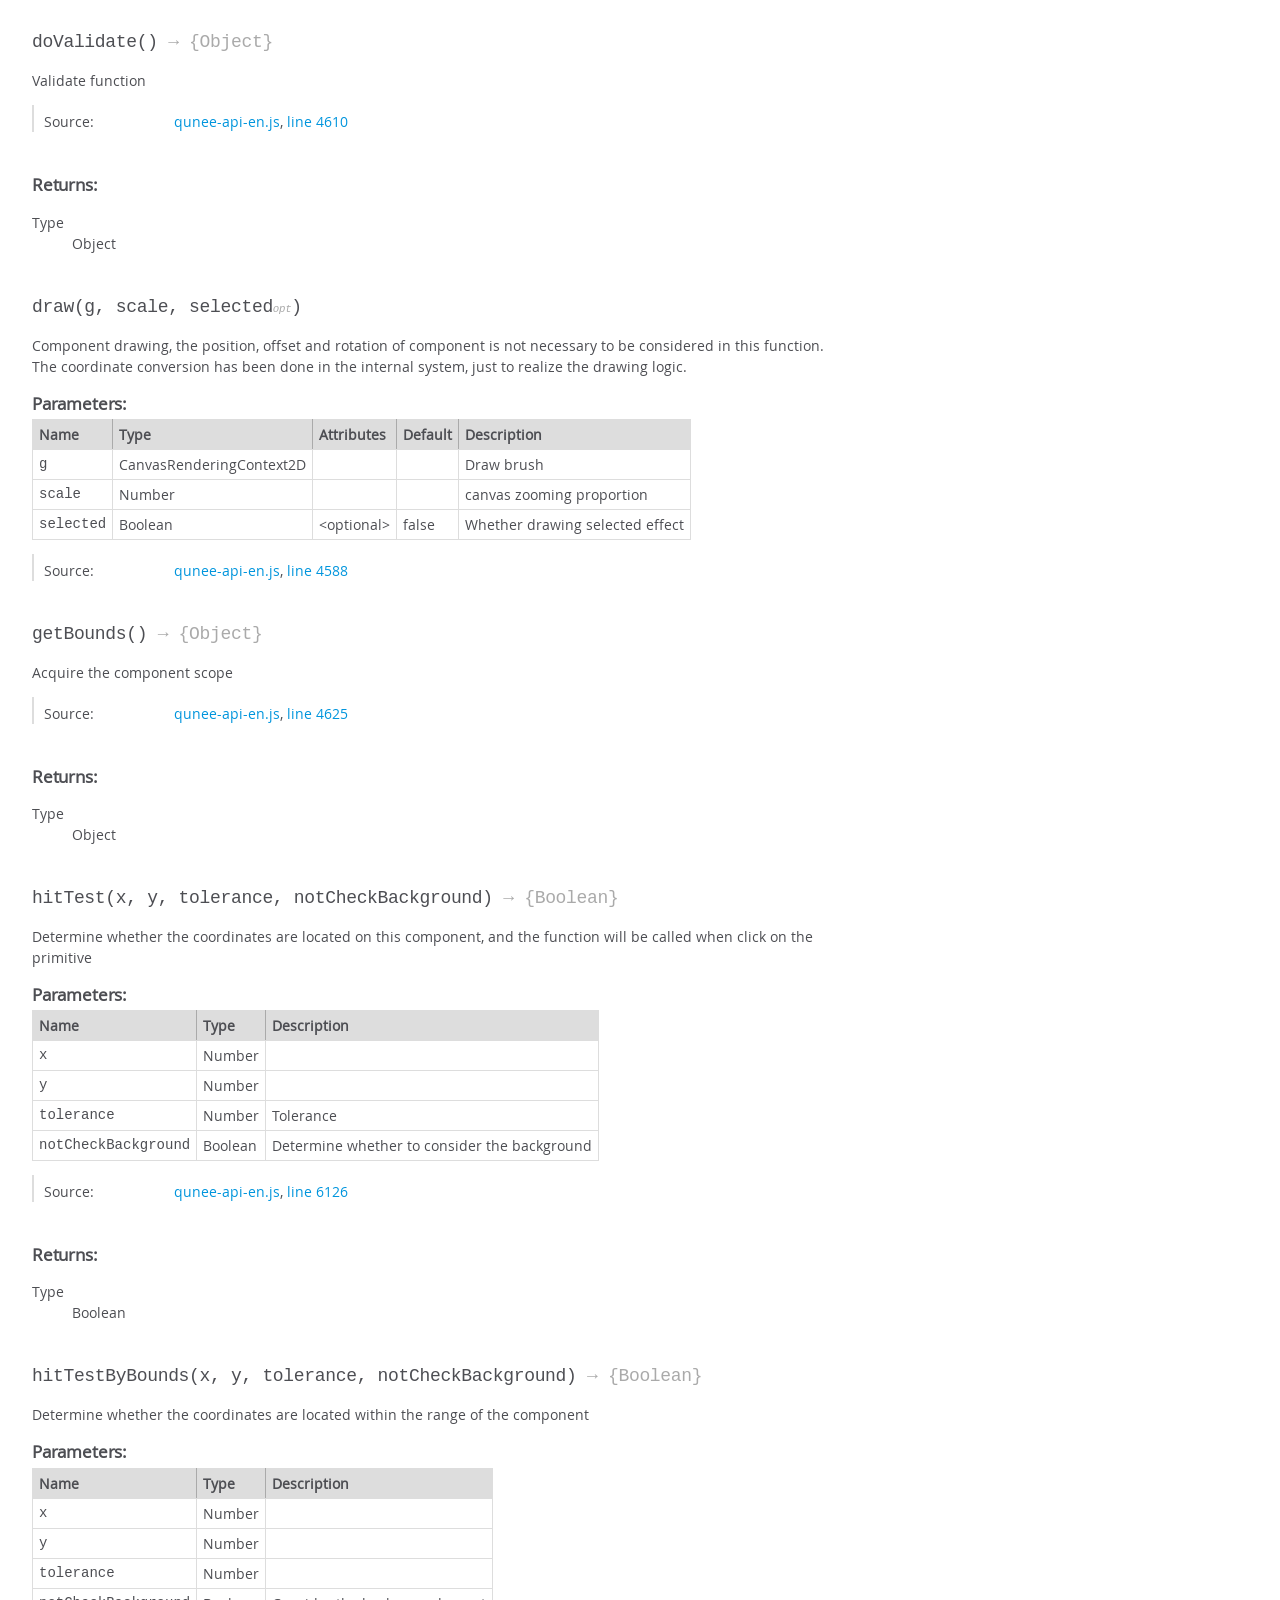
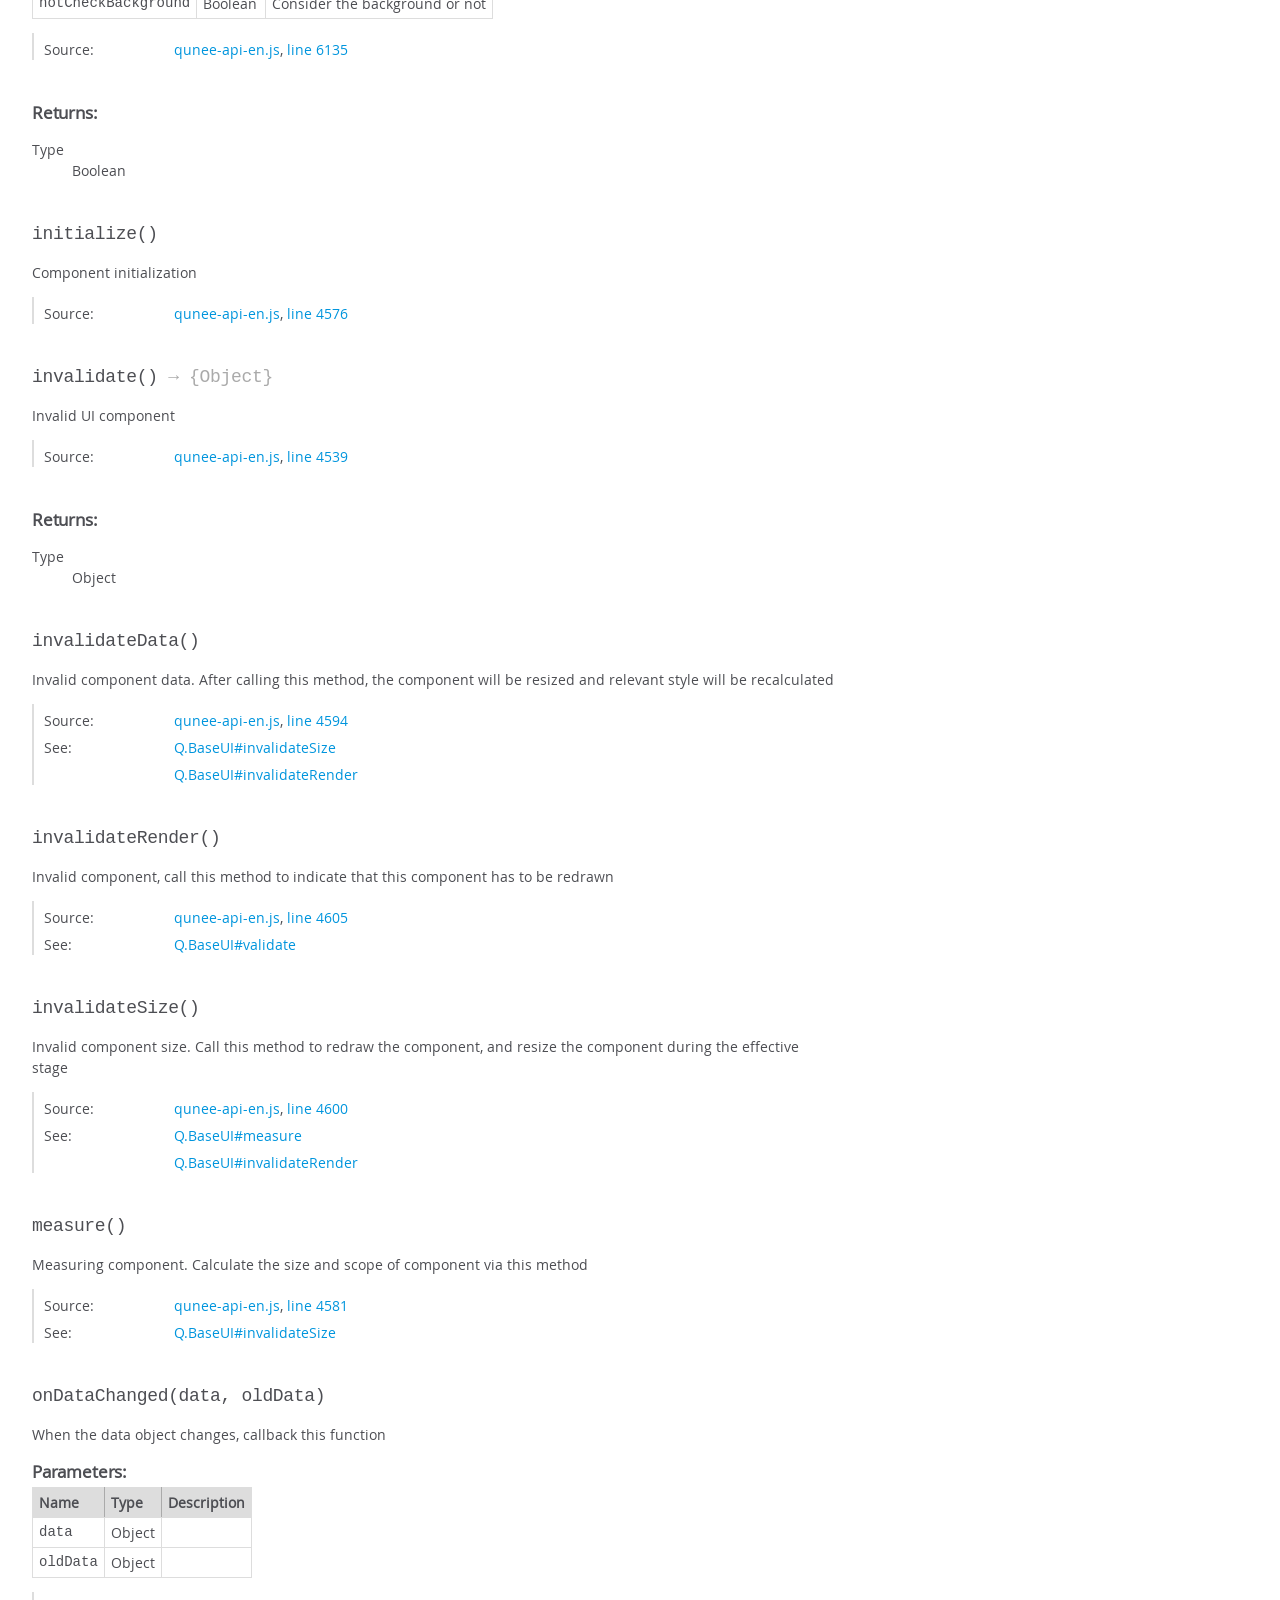
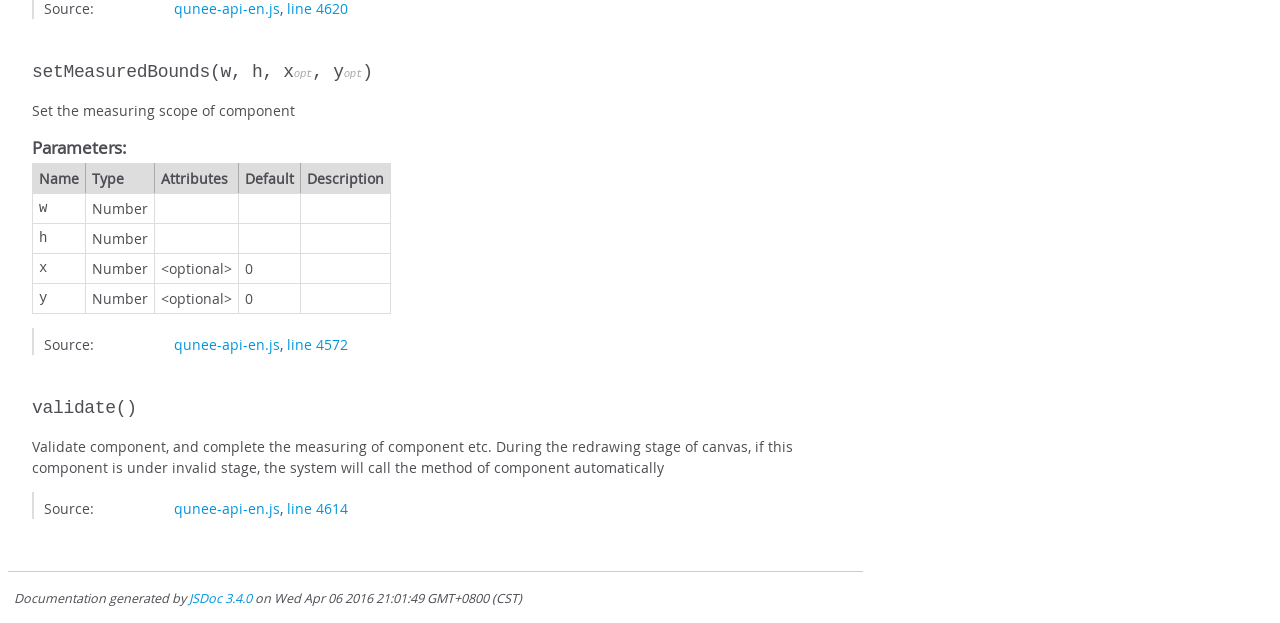
<file: jsdoc-en/Q.BaseUI.html>
<!DOCTYPE html>
<html lang="en">
<head>
    <meta charset="utf-8">
    <title>JSDoc: Class: BaseUI</title>

    <script src="scripts/prettify/prettify.js"> </script>
    <script src="scripts/prettify/lang-css.js"> </script>
    <!--[if lt IE 9]>
      <script src="//html5shiv.googlecode.com/svn/trunk/html5.js"></script>
    <![endif]-->
    <link type="text/css" rel="stylesheet" href="styles/prettify-tomorrow.css">
    <link type="text/css" rel="stylesheet" href="styles/jsdoc-default.css">
</head>

<body>

<div id="main">

    <h1 class="page-title">Class: BaseUI</h1>

    




<section>

<header>
    
        <h2>
            <span class="ancestors"><a href="Q.html">Q</a>.</span>BaseUI</h2>
        
    
</header>

<article>
    <div class="container-overview">
    
        

    

    <h4 class="name" id="BaseUI"><span class="type-signature"></span>new BaseUI<span class="signature">(data)</span><span class="type-signature"></span></h4>

    



<div class="description">
    Basic UI type, base class of other UI types
</div>









    <h5>Parameters:</h5>
    

<table class="params">
    <thead>
    <tr>
        
        <th>Name</th>
        

        <th>Type</th>

        

        

        <th class="last">Description</th>
    </tr>
    </thead>

    <tbody>
    

        <tr>
            
                <td class="name"><code>data</code></td>
            

            <td class="type">
            
                
<span class="param-type">Object</span>


            
            </td>

            

            

            <td class="description last">corresponding data element objects, such as one NodeUI object corresponds to one Node object. This Node object is the data object of UI type</td>
        </tr>

    
    </tbody>
</table>






<dl class="details">

    

    

    

    

    

    

    

    

    

    

    

    

    
    <dt class="tag-source">Source:</dt>
    <dd class="tag-source"><ul class="dummy"><li>
        <a href="qunee-api-en.js.html">qunee-api-en.js</a>, <a href="qunee-api-en.js.html#line4534">line 4534</a>
    </li></ul></dd>
    

    

    

    
</dl>
















    
    </div>

    

    

    

     

    

    
        <h3 class="subsection-title">Members</h3>

        
            
<h4 class="name" id="borderColor"><span class="type-signature"></span>borderColor<span class="type-signature"> :String</span></h4>




<div class="description">
    Border color
</div>



    <h5>Type:</h5>
    <ul>
        <li>
            
<span class="param-type">String</span>


        </li>
    </ul>





<dl class="details">

    

    

    

    

    

    

    

    

    

    

    

    

    
    <dt class="tag-source">Source:</dt>
    <dd class="tag-source"><ul class="dummy"><li>
        <a href="qunee-api-en.js.html">qunee-api-en.js</a>, <a href="qunee-api-en.js.html#line4544">line 4544</a>
    </li></ul></dd>
    

    

    

    
</dl>






        
            
<h4 class="name" id="borderLineDash"><span class="type-signature"></span>borderLineDash<span class="type-signature"> :null</span></h4>




<div class="description">
    Dotted line style of border
</div>



    <h5>Type:</h5>
    <ul>
        <li>
            
<span class="param-type">null</span>


        </li>
    </ul>





<dl class="details">

    

    

    

    

    

    

    

    

    

    

    

    

    
    <dt class="tag-source">Source:</dt>
    <dd class="tag-source"><ul class="dummy"><li>
        <a href="qunee-api-en.js.html">qunee-api-en.js</a>, <a href="qunee-api-en.js.html#line4549">line 4549</a>
    </li></ul></dd>
    

    

    

    
</dl>






        
            
<h4 class="name" id="borderLineDashOffset"><span class="type-signature"></span>borderLineDashOffset<span class="type-signature"> :null</span></h4>




<div class="description">
    Dotted line offset of border
</div>



    <h5>Type:</h5>
    <ul>
        <li>
            
<span class="param-type">null</span>


        </li>
    </ul>





<dl class="details">

    

    

    

    

    

    

    

    

    

    

    

    

    
    <dt class="tag-source">Source:</dt>
    <dd class="tag-source"><ul class="dummy"><li>
        <a href="qunee-api-en.js.html">qunee-api-en.js</a>, <a href="qunee-api-en.js.html#line4554">line 4554</a>
    </li></ul></dd>
    

    

    

    
</dl>






        
            
<h4 class="name" id="data"><span class="type-signature"></span>data<span class="type-signature"> :Object</span></h4>




<div class="description">
    Corresponding data object of UI component
</div>



    <h5>Type:</h5>
    <ul>
        <li>
            
<span class="param-type">Object</span>


        </li>
    </ul>





<dl class="details">

    

    

    

    

    

    

    

    

    

    

    

    

    
    <dt class="tag-source">Source:</dt>
    <dd class="tag-source"><ul class="dummy"><li>
        <a href="qunee-api-en.js.html">qunee-api-en.js</a>, <a href="qunee-api-en.js.html#line4635">line 4635</a>
    </li></ul></dd>
    

    

    

    
</dl>






        
            
<h4 class="name" id="originalBounds"><span class="type-signature"></span>originalBounds<span class="type-signature"> :<a href="Q.Rect.html">Q.Rect</a></span></h4>




<div class="description">
    Original range
</div>



    <h5>Type:</h5>
    <ul>
        <li>
            
<span class="param-type"><a href="Q.Rect.html">Q.Rect</a></span>


        </li>
    </ul>





<dl class="details">

    

    

    

    

    

    

    

    

    

    

    

    

    
    <dt class="tag-source">Source:</dt>
    <dd class="tag-source"><ul class="dummy"><li>
        <a href="qunee-api-en.js.html">qunee-api-en.js</a>, <a href="qunee-api-en.js.html#line6140">line 6140</a>
    </li></ul></dd>
    

    

    

    
</dl>






        
            
<h4 class="name" id="parent"><span class="type-signature"></span>parent<span class="type-signature"> :<a href="Q.BaseUI.html">Q.BaseUI</a></span></h4>




<div class="description">
    Parent node
</div>



    <h5>Type:</h5>
    <ul>
        <li>
            
<span class="param-type"><a href="Q.BaseUI.html">Q.BaseUI</a></span>


        </li>
    </ul>





<dl class="details">

    

    

    

    

    

    

    

    

    

    

    

    

    
    <dt class="tag-source">Source:</dt>
    <dd class="tag-source"><ul class="dummy"><li>
        <a href="qunee-api-en.js.html">qunee-api-en.js</a>, <a href="qunee-api-en.js.html#line4640">line 4640</a>
    </li></ul></dd>
    

    

    

    
</dl>






        
            
<h4 class="name" id="showOnTop"><span class="type-signature"></span>showOnTop<span class="type-signature"> :Boolean</span></h4>




<div class="description">
    Top display
</div>



    <h5>Type:</h5>
    <ul>
        <li>
            
<span class="param-type">Boolean</span>


        </li>
    </ul>





<dl class="details">

    

    

    

    

    

    

    

    

    

    

    

    

    
    <dt class="tag-source">Source:</dt>
    <dd class="tag-source"><ul class="dummy"><li>
        <a href="qunee-api-en.js.html">qunee-api-en.js</a>, <a href="qunee-api-en.js.html#line6145">line 6145</a>
    </li></ul></dd>
    

    

    

    
</dl>






        
            
<h4 class="name" id="syncSelection"><span class="type-signature"></span>syncSelection<span class="type-signature"> :boolean</span></h4>




<div class="description">
    Whether selected status is synchronized, both parent model and child model are selected. Default to true
</div>



    <h5>Type:</h5>
    <ul>
        <li>
            
<span class="param-type">boolean</span>


        </li>
    </ul>





<dl class="details">

    

    

    

    

    

    

    

    

    

    

    

    

    
    <dt class="tag-source">Source:</dt>
    <dd class="tag-source"><ul class="dummy"><li>
        <a href="qunee-api-en.js.html">qunee-api-en.js</a>, <a href="qunee-api-en.js.html#line4559">line 4559</a>
    </li></ul></dd>
    

    

    

    
</dl>






        
            
<h4 class="name" id="syncSelectionStyles"><span class="type-signature"></span>syncSelectionStyles<span class="type-signature"> :boolean</span></h4>




<div class="description">
    Whether selected status is synchronized, it is the same with the selection style of parent model. Default to true
</div>



    <h5>Type:</h5>
    <ul>
        <li>
            
<span class="param-type">boolean</span>


        </li>
    </ul>





<dl class="details">

    

    

    

    

    

    

    

    

    

    

    

    

    
    <dt class="tag-source">Source:</dt>
    <dd class="tag-source"><ul class="dummy"><li>
        <a href="qunee-api-en.js.html">qunee-api-en.js</a>, <a href="qunee-api-en.js.html#line4564">line 4564</a>
    </li></ul></dd>
    

    

    

    
</dl>






        
    

    
        <h3 class="subsection-title">Methods</h3>

        
            

    

    <h4 class="name" id="destroy"><span class="type-signature"></span>destroy<span class="signature">()</span><span class="type-signature"> &rarr; {Object}</span></h4>

    



<div class="description">
    Destroy
</div>













<dl class="details">

    

    

    

    

    

    

    

    

    

    

    

    

    
    <dt class="tag-source">Source:</dt>
    <dd class="tag-source"><ul class="dummy"><li>
        <a href="qunee-api-en.js.html">qunee-api-en.js</a>, <a href="qunee-api-en.js.html#line4630">line 4630</a>
    </li></ul></dd>
    

    

    

    
</dl>













<h5>Returns:</h5>

        


<dl>
    <dt>
        Type
    </dt>
    <dd>
        
<span class="param-type">Object</span>


    </dd>
</dl>

    



        
            

    

    <h4 class="name" id="doHitTest"><span class="type-signature"></span>doHitTest<span class="signature">(x, y, tolerance)</span><span class="type-signature"> &rarr; {Boolean}</span></h4>

    



<div class="description">
    Determine whether the coordinates are located on the component by relative coordinates without considering the background. Rewriting the method can realize the hitTest function of the component
</div>









    <h5>Parameters:</h5>
    

<table class="params">
    <thead>
    <tr>
        
        <th>Name</th>
        

        <th>Type</th>

        

        

        <th class="last">Description</th>
    </tr>
    </thead>

    <tbody>
    

        <tr>
            
                <td class="name"><code>x</code></td>
            

            <td class="type">
            
                
<span class="param-type">Number</span>


            
            </td>

            

            

            <td class="description last">Relative coordinate x</td>
        </tr>

    

        <tr>
            
                <td class="name"><code>y</code></td>
            

            <td class="type">
            
                
<span class="param-type">Number</span>


            
            </td>

            

            

            <td class="description last">Relative coordinate y</td>
        </tr>

    

        <tr>
            
                <td class="name"><code>tolerance</code></td>
            

            <td class="type">
            
                
<span class="param-type">Number</span>


            
            </td>

            

            

            <td class="description last">Tolerance</td>
        </tr>

    
    </tbody>
</table>






<dl class="details">

    

    

    

    

    

    

    

    

    

    

    

    

    
    <dt class="tag-source">Source:</dt>
    <dd class="tag-source"><ul class="dummy"><li>
        <a href="qunee-api-en.js.html">qunee-api-en.js</a>, <a href="qunee-api-en.js.html#line6153">line 6153</a>
    </li></ul></dd>
    

    

    

    
</dl>













<h5>Returns:</h5>

        


<dl>
    <dt>
        Type
    </dt>
    <dd>
        
<span class="param-type">Boolean</span>


    </dd>
</dl>

    



        
            

    

    <h4 class="name" id="doValidate"><span class="type-signature"></span>doValidate<span class="signature">()</span><span class="type-signature"> &rarr; {Object}</span></h4>

    



<div class="description">
    Validate function
</div>













<dl class="details">

    

    

    

    

    

    

    

    

    

    

    

    

    
    <dt class="tag-source">Source:</dt>
    <dd class="tag-source"><ul class="dummy"><li>
        <a href="qunee-api-en.js.html">qunee-api-en.js</a>, <a href="qunee-api-en.js.html#line4610">line 4610</a>
    </li></ul></dd>
    

    

    

    
</dl>













<h5>Returns:</h5>

        


<dl>
    <dt>
        Type
    </dt>
    <dd>
        
<span class="param-type">Object</span>


    </dd>
</dl>

    



        
            

    

    <h4 class="name" id="draw"><span class="type-signature"></span>draw<span class="signature">(g, scale, selected<span class="signature-attributes">opt</span>)</span><span class="type-signature"></span></h4>

    



<div class="description">
    Component drawing, the position, offset and rotation of component is not necessary to be considered in this function. The coordinate conversion has been done in the internal system, just to realize the drawing logic.
</div>









    <h5>Parameters:</h5>
    

<table class="params">
    <thead>
    <tr>
        
        <th>Name</th>
        

        <th>Type</th>

        
        <th>Attributes</th>
        

        
        <th>Default</th>
        

        <th class="last">Description</th>
    </tr>
    </thead>

    <tbody>
    

        <tr>
            
                <td class="name"><code>g</code></td>
            

            <td class="type">
            
                
<span class="param-type">CanvasRenderingContext2D</span>


            
            </td>

            
                <td class="attributes">
                

                

                
                </td>
            

            
                <td class="default">
                
                </td>
            

            <td class="description last">Draw brush</td>
        </tr>

    

        <tr>
            
                <td class="name"><code>scale</code></td>
            

            <td class="type">
            
                
<span class="param-type">Number</span>


            
            </td>

            
                <td class="attributes">
                

                

                
                </td>
            

            
                <td class="default">
                
                </td>
            

            <td class="description last">canvas zooming proportion</td>
        </tr>

    

        <tr>
            
                <td class="name"><code>selected</code></td>
            

            <td class="type">
            
                
<span class="param-type">Boolean</span>


            
            </td>

            
                <td class="attributes">
                
                    &lt;optional><br>
                

                

                
                </td>
            

            
                <td class="default">
                
                    false
                
                </td>
            

            <td class="description last">Whether drawing selected effect</td>
        </tr>

    
    </tbody>
</table>






<dl class="details">

    

    

    

    

    

    

    

    

    

    

    

    

    
    <dt class="tag-source">Source:</dt>
    <dd class="tag-source"><ul class="dummy"><li>
        <a href="qunee-api-en.js.html">qunee-api-en.js</a>, <a href="qunee-api-en.js.html#line4588">line 4588</a>
    </li></ul></dd>
    

    

    

    
</dl>
















        
            

    

    <h4 class="name" id="getBounds"><span class="type-signature"></span>getBounds<span class="signature">()</span><span class="type-signature"> &rarr; {Object}</span></h4>

    



<div class="description">
    Acquire the component scope
</div>













<dl class="details">

    

    

    

    

    

    

    

    

    

    

    

    

    
    <dt class="tag-source">Source:</dt>
    <dd class="tag-source"><ul class="dummy"><li>
        <a href="qunee-api-en.js.html">qunee-api-en.js</a>, <a href="qunee-api-en.js.html#line4625">line 4625</a>
    </li></ul></dd>
    

    

    

    
</dl>













<h5>Returns:</h5>

        


<dl>
    <dt>
        Type
    </dt>
    <dd>
        
<span class="param-type">Object</span>


    </dd>
</dl>

    



        
            

    

    <h4 class="name" id="hitTest"><span class="type-signature"></span>hitTest<span class="signature">(x, y, tolerance, notCheckBackground)</span><span class="type-signature"> &rarr; {Boolean}</span></h4>

    



<div class="description">
    Determine whether the coordinates are located on this component, and the function will be called when click on the primitive
</div>









    <h5>Parameters:</h5>
    

<table class="params">
    <thead>
    <tr>
        
        <th>Name</th>
        

        <th>Type</th>

        

        

        <th class="last">Description</th>
    </tr>
    </thead>

    <tbody>
    

        <tr>
            
                <td class="name"><code>x</code></td>
            

            <td class="type">
            
                
<span class="param-type">Number</span>


            
            </td>

            

            

            <td class="description last"></td>
        </tr>

    

        <tr>
            
                <td class="name"><code>y</code></td>
            

            <td class="type">
            
                
<span class="param-type">Number</span>


            
            </td>

            

            

            <td class="description last"></td>
        </tr>

    

        <tr>
            
                <td class="name"><code>tolerance</code></td>
            

            <td class="type">
            
                
<span class="param-type">Number</span>


            
            </td>

            

            

            <td class="description last">Tolerance</td>
        </tr>

    

        <tr>
            
                <td class="name"><code>notCheckBackground</code></td>
            

            <td class="type">
            
                
<span class="param-type">Boolean</span>


            
            </td>

            

            

            <td class="description last">Determine whether to consider the background</td>
        </tr>

    
    </tbody>
</table>






<dl class="details">

    

    

    

    

    

    

    

    

    

    

    

    

    
    <dt class="tag-source">Source:</dt>
    <dd class="tag-source"><ul class="dummy"><li>
        <a href="qunee-api-en.js.html">qunee-api-en.js</a>, <a href="qunee-api-en.js.html#line6126">line 6126</a>
    </li></ul></dd>
    

    

    

    
</dl>













<h5>Returns:</h5>

        


<dl>
    <dt>
        Type
    </dt>
    <dd>
        
<span class="param-type">Boolean</span>


    </dd>
</dl>

    



        
            

    

    <h4 class="name" id="hitTestByBounds"><span class="type-signature"></span>hitTestByBounds<span class="signature">(x, y, tolerance, notCheckBackground)</span><span class="type-signature"> &rarr; {Boolean}</span></h4>

    



<div class="description">
    Determine whether the coordinates are located within the range of the component
</div>









    <h5>Parameters:</h5>
    

<table class="params">
    <thead>
    <tr>
        
        <th>Name</th>
        

        <th>Type</th>

        

        

        <th class="last">Description</th>
    </tr>
    </thead>

    <tbody>
    

        <tr>
            
                <td class="name"><code>x</code></td>
            

            <td class="type">
            
                
<span class="param-type">Number</span>


            
            </td>

            

            

            <td class="description last"></td>
        </tr>

    

        <tr>
            
                <td class="name"><code>y</code></td>
            

            <td class="type">
            
                
<span class="param-type">Number</span>


            
            </td>

            

            

            <td class="description last"></td>
        </tr>

    

        <tr>
            
                <td class="name"><code>tolerance</code></td>
            

            <td class="type">
            
                
<span class="param-type">Number</span>


            
            </td>

            

            

            <td class="description last"></td>
        </tr>

    

        <tr>
            
                <td class="name"><code>notCheckBackground</code></td>
            

            <td class="type">
            
                
<span class="param-type">Boolean</span>


            
            </td>

            

            

            <td class="description last">Consider the background or not</td>
        </tr>

    
    </tbody>
</table>






<dl class="details">

    

    

    

    

    

    

    

    

    

    

    

    

    
    <dt class="tag-source">Source:</dt>
    <dd class="tag-source"><ul class="dummy"><li>
        <a href="qunee-api-en.js.html">qunee-api-en.js</a>, <a href="qunee-api-en.js.html#line6135">line 6135</a>
    </li></ul></dd>
    

    

    

    
</dl>













<h5>Returns:</h5>

        


<dl>
    <dt>
        Type
    </dt>
    <dd>
        
<span class="param-type">Boolean</span>


    </dd>
</dl>

    



        
            

    

    <h4 class="name" id="initialize"><span class="type-signature"></span>initialize<span class="signature">()</span><span class="type-signature"></span></h4>

    



<div class="description">
    Component initialization
</div>













<dl class="details">

    

    

    

    

    

    

    

    

    

    

    

    

    
    <dt class="tag-source">Source:</dt>
    <dd class="tag-source"><ul class="dummy"><li>
        <a href="qunee-api-en.js.html">qunee-api-en.js</a>, <a href="qunee-api-en.js.html#line4576">line 4576</a>
    </li></ul></dd>
    

    

    

    
</dl>
















        
            

    

    <h4 class="name" id="invalidate"><span class="type-signature"></span>invalidate<span class="signature">()</span><span class="type-signature"> &rarr; {Object}</span></h4>

    



<div class="description">
    Invalid UI component
</div>













<dl class="details">

    

    

    

    

    

    

    

    

    

    

    

    

    
    <dt class="tag-source">Source:</dt>
    <dd class="tag-source"><ul class="dummy"><li>
        <a href="qunee-api-en.js.html">qunee-api-en.js</a>, <a href="qunee-api-en.js.html#line4539">line 4539</a>
    </li></ul></dd>
    

    

    

    
</dl>













<h5>Returns:</h5>

        


<dl>
    <dt>
        Type
    </dt>
    <dd>
        
<span class="param-type">Object</span>


    </dd>
</dl>

    



        
            

    

    <h4 class="name" id="invalidateData"><span class="type-signature"></span>invalidateData<span class="signature">()</span><span class="type-signature"></span></h4>

    



<div class="description">
    Invalid component data. After calling this method, the component will be resized and relevant style will be recalculated
</div>













<dl class="details">

    

    

    

    

    

    

    

    

    

    

    

    

    
    <dt class="tag-source">Source:</dt>
    <dd class="tag-source"><ul class="dummy"><li>
        <a href="qunee-api-en.js.html">qunee-api-en.js</a>, <a href="qunee-api-en.js.html#line4594">line 4594</a>
    </li></ul></dd>
    

    

    
    <dt class="tag-see">See:</dt>
    <dd class="tag-see">
        <ul>
            <li><a href="Q.BaseUI.html#invalidateSize">Q.BaseUI#invalidateSize</a></li>
        
            <li><a href="Q.BaseUI.html#invalidateRender">Q.BaseUI#invalidateRender</a></li>
        </ul>
    </dd>
    

    
</dl>
















        
            

    

    <h4 class="name" id="invalidateRender"><span class="type-signature"></span>invalidateRender<span class="signature">()</span><span class="type-signature"></span></h4>

    



<div class="description">
    Invalid component, call this method to indicate that this component has to be redrawn
</div>













<dl class="details">

    

    

    

    

    

    

    

    

    

    

    

    

    
    <dt class="tag-source">Source:</dt>
    <dd class="tag-source"><ul class="dummy"><li>
        <a href="qunee-api-en.js.html">qunee-api-en.js</a>, <a href="qunee-api-en.js.html#line4605">line 4605</a>
    </li></ul></dd>
    

    

    
    <dt class="tag-see">See:</dt>
    <dd class="tag-see">
        <ul>
            <li><a href="Q.BaseUI.html#validate">Q.BaseUI#validate</a></li>
        </ul>
    </dd>
    

    
</dl>
















        
            

    

    <h4 class="name" id="invalidateSize"><span class="type-signature"></span>invalidateSize<span class="signature">()</span><span class="type-signature"></span></h4>

    



<div class="description">
    Invalid component size. Call this method to redraw the component, and resize the component during the effective stage
</div>













<dl class="details">

    

    

    

    

    

    

    

    

    

    

    

    

    
    <dt class="tag-source">Source:</dt>
    <dd class="tag-source"><ul class="dummy"><li>
        <a href="qunee-api-en.js.html">qunee-api-en.js</a>, <a href="qunee-api-en.js.html#line4600">line 4600</a>
    </li></ul></dd>
    

    

    
    <dt class="tag-see">See:</dt>
    <dd class="tag-see">
        <ul>
            <li><a href="Q.BaseUI.html#measure">Q.BaseUI#measure</a></li>
        
            <li><a href="Q.BaseUI.html#invalidateRender">Q.BaseUI#invalidateRender</a></li>
        </ul>
    </dd>
    

    
</dl>
















        
            

    

    <h4 class="name" id="measure"><span class="type-signature"></span>measure<span class="signature">()</span><span class="type-signature"></span></h4>

    



<div class="description">
    Measuring component. Calculate the size and scope of component via this method
</div>













<dl class="details">

    

    

    

    

    

    

    

    

    

    

    

    

    
    <dt class="tag-source">Source:</dt>
    <dd class="tag-source"><ul class="dummy"><li>
        <a href="qunee-api-en.js.html">qunee-api-en.js</a>, <a href="qunee-api-en.js.html#line4581">line 4581</a>
    </li></ul></dd>
    

    

    
    <dt class="tag-see">See:</dt>
    <dd class="tag-see">
        <ul>
            <li><a href="Q.BaseUI.html#invalidateSize">Q.BaseUI#invalidateSize</a></li>
        </ul>
    </dd>
    

    
</dl>
















        
            

    

    <h4 class="name" id="onDataChanged"><span class="type-signature"></span>onDataChanged<span class="signature">(data, oldData)</span><span class="type-signature"></span></h4>

    



<div class="description">
    When the data object changes, callback this function
</div>









    <h5>Parameters:</h5>
    

<table class="params">
    <thead>
    <tr>
        
        <th>Name</th>
        

        <th>Type</th>

        

        

        <th class="last">Description</th>
    </tr>
    </thead>

    <tbody>
    

        <tr>
            
                <td class="name"><code>data</code></td>
            

            <td class="type">
            
                
<span class="param-type">Object</span>


            
            </td>

            

            

            <td class="description last"></td>
        </tr>

    

        <tr>
            
                <td class="name"><code>oldData</code></td>
            

            <td class="type">
            
                
<span class="param-type">Object</span>


            
            </td>

            

            

            <td class="description last"></td>
        </tr>

    
    </tbody>
</table>






<dl class="details">

    

    

    

    

    

    

    

    

    

    

    

    

    
    <dt class="tag-source">Source:</dt>
    <dd class="tag-source"><ul class="dummy"><li>
        <a href="qunee-api-en.js.html">qunee-api-en.js</a>, <a href="qunee-api-en.js.html#line4620">line 4620</a>
    </li></ul></dd>
    

    

    

    
</dl>
















        
            

    

    <h4 class="name" id="setMeasuredBounds"><span class="type-signature"></span>setMeasuredBounds<span class="signature">(w, h, x<span class="signature-attributes">opt</span>, y<span class="signature-attributes">opt</span>)</span><span class="type-signature"></span></h4>

    



<div class="description">
    Set the measuring scope of component
</div>









    <h5>Parameters:</h5>
    

<table class="params">
    <thead>
    <tr>
        
        <th>Name</th>
        

        <th>Type</th>

        
        <th>Attributes</th>
        

        
        <th>Default</th>
        

        <th class="last">Description</th>
    </tr>
    </thead>

    <tbody>
    

        <tr>
            
                <td class="name"><code>w</code></td>
            

            <td class="type">
            
                
<span class="param-type">Number</span>


            
            </td>

            
                <td class="attributes">
                

                

                
                </td>
            

            
                <td class="default">
                
                </td>
            

            <td class="description last"></td>
        </tr>

    

        <tr>
            
                <td class="name"><code>h</code></td>
            

            <td class="type">
            
                
<span class="param-type">Number</span>


            
            </td>

            
                <td class="attributes">
                

                

                
                </td>
            

            
                <td class="default">
                
                </td>
            

            <td class="description last"></td>
        </tr>

    

        <tr>
            
                <td class="name"><code>x</code></td>
            

            <td class="type">
            
                
<span class="param-type">Number</span>


            
            </td>

            
                <td class="attributes">
                
                    &lt;optional><br>
                

                

                
                </td>
            

            
                <td class="default">
                
                    0
                
                </td>
            

            <td class="description last"></td>
        </tr>

    

        <tr>
            
                <td class="name"><code>y</code></td>
            

            <td class="type">
            
                
<span class="param-type">Number</span>


            
            </td>

            
                <td class="attributes">
                
                    &lt;optional><br>
                

                

                
                </td>
            

            
                <td class="default">
                
                    0
                
                </td>
            

            <td class="description last"></td>
        </tr>

    
    </tbody>
</table>






<dl class="details">

    

    

    

    

    

    

    

    

    

    

    

    

    
    <dt class="tag-source">Source:</dt>
    <dd class="tag-source"><ul class="dummy"><li>
        <a href="qunee-api-en.js.html">qunee-api-en.js</a>, <a href="qunee-api-en.js.html#line4572">line 4572</a>
    </li></ul></dd>
    

    

    

    
</dl>
















        
            

    

    <h4 class="name" id="validate"><span class="type-signature"></span>validate<span class="signature">()</span><span class="type-signature"></span></h4>

    



<div class="description">
    Validate component, and complete the measuring of component etc. During the redrawing stage of canvas, if this component is under invalid stage, the system will call the method of component automatically
</div>













<dl class="details">

    

    

    

    

    

    

    

    

    

    

    

    

    
    <dt class="tag-source">Source:</dt>
    <dd class="tag-source"><ul class="dummy"><li>
        <a href="qunee-api-en.js.html">qunee-api-en.js</a>, <a href="qunee-api-en.js.html#line4614">line 4614</a>
    </li></ul></dd>
    

    

    

    
</dl>
















        
    

    

    
</article>

</section>




</div>

<nav>
    <h2><a href="index.html">Home</a></h2><h3>Classes</h3><ul><li><a href="Q.BalloonLayouter.html">BalloonLayouter</a></li><li><a href="Q.BaseUI.html">BaseUI</a></li><li><a href="Q.Bus.html">Bus</a></li><li><a href="Q.CreateEdgeInteraction.html">CreateEdgeInteraction</a></li><li><a href="Q.CreateLineInteraction.html">CreateLineInteraction</a></li><li><a href="Q.CreateShapeInteraction.html">CreateShapeInteraction</a></li><li><a href="Q.CreateSimpleEdgeInteraction.html">CreateSimpleEdgeInteraction</a></li><li><a href="Q.Data.html">Data</a></li><li><a href="Q.DataModel.html">DataModel</a></li><li><a href="Q.Dispatcher.html">Dispatcher</a></li><li><a href="Q.DoubleClickInteraction.html">DoubleClickInteraction</a></li><li><a href="Q.DragSupport.html">DragSupport</a></li><li><a href="Q.DrawableInteraction.html">DrawableInteraction</a></li><li><a href="Q.DrawPathInteraction.html">DrawPathInteraction</a></li><li><a href="Q.Edge.html">Edge</a></li><li><a href="Q.EdgeBundle.html">EdgeBundle</a></li><li><a href="Q.EdgeUI.html">EdgeUI</a></li><li><a href="Q.EditInteraction.html">EditInteraction</a></li><li><a href="Q.Element.html">Element</a></li><li><a href="Q.ElementUI.html">ElementUI</a></li><li><a href="Q.Event.html">Event</a></li><li><a href="Q.ExportInteraction.html">ExportInteraction</a></li><li><a href="Q.Gradient.html">Gradient</a></li><li><a href="Q.Graph.html">Graph</a></li><li><a href="Q.GraphModel.html">GraphModel</a></li><li><a href="Q.Group.html">Group</a></li><li><a href="Q.Handler.html">Handler</a></li><li><a href="Q.HashList.html">HashList</a></li><li><a href="Q.ImageUI.html">ImageUI</a></li><li><a href="Q.Insets.html">Insets</a></li><li><a href="Q.InteractionEvent.html">InteractionEvent</a></li><li><a href="Q.LabelEditor.html">LabelEditor</a></li><li><a href="Q.LabelUI.html">LabelUI</a></li><li><a href="Q.Layouter.html">Layouter</a></li><li><a href="Q.ListEvent.html">ListEvent</a></li><li><a href="Q.MoveInteraction.html">MoveInteraction</a></li><li><a href="Q.Node.html">Node</a></li><li><a href="Q.NodeUI.html">NodeUI</a></li><li><a href="Q.PanInteraction.html">PanInteraction</a></li><li><a href="Q.Path.html">Path</a></li><li><a href="Q.PathSegment.html">PathSegment</a></li><li><a href="Q.Point.html">Point</a></li><li><a href="Q.PointsInteraction.html">PointsInteraction</a></li><li><a href="Q.Position.html">Position</a></li><li><a href="Q.PropertyChangeEvent.html">PropertyChangeEvent</a></li><li><a href="Q.Rect.html">Rect</a></li><li><a href="Q.RectangleSelectionInteraction.html">RectangleSelectionInteraction</a></li><li><a href="Q.RectangleSelectionInteractionByRightButton.html">RectangleSelectionInteractionByRightButton</a></li><li><a href="Q.ResizeInteraction.html">ResizeInteraction</a></li><li><a href="Q.SelectionInteraction.html">SelectionInteraction</a></li><li><a href="Q.SelectionModel.html">SelectionModel</a></li><li><a href="Q.ShapeNode.html">ShapeNode</a></li><li><a href="Q.Size.html">Size</a></li><li><a href="Q.SpringLayouter.html">SpringLayouter</a></li><li><a href="Q.Text.html">Text</a></li><li><a href="Q.TooltipInteraction.html">TooltipInteraction</a></li><li><a href="Q.TreeLayouter.html">TreeLayouter</a></li><li><a href="Q.WheelZoomInteraction.html">WheelZoomInteraction</a></li></ul><h3>Namespaces</h3><ul><li><a href="Q.html">Q</a></li><li><a href="Q.Consts.html">Consts</a></li><li><a href="Q.Defaults.html">Defaults</a></li><li><a href="Q.DefaultStyles.html">DefaultStyles</a></li><li><a href="Q.IDrawable.html">IDrawable</a></li><li><a href="Q.IListener.html">IListener</a></li><li><a href="Q.Shapes.html">Shapes</a></li><li><a href="Q.Styles.html">Styles</a></li></ul>
</nav>

<br class="clear">

<footer>
    Documentation generated by <a href="https://github.com/jsdoc3/jsdoc">JSDoc 3.4.0</a> on Wed Apr 06 2016 21:01:49 GMT+0800 (CST)
</footer>

<script> prettyPrint(); </script>
<script src="scripts/linenumber.js"> </script>
</body>
</html>
</file>
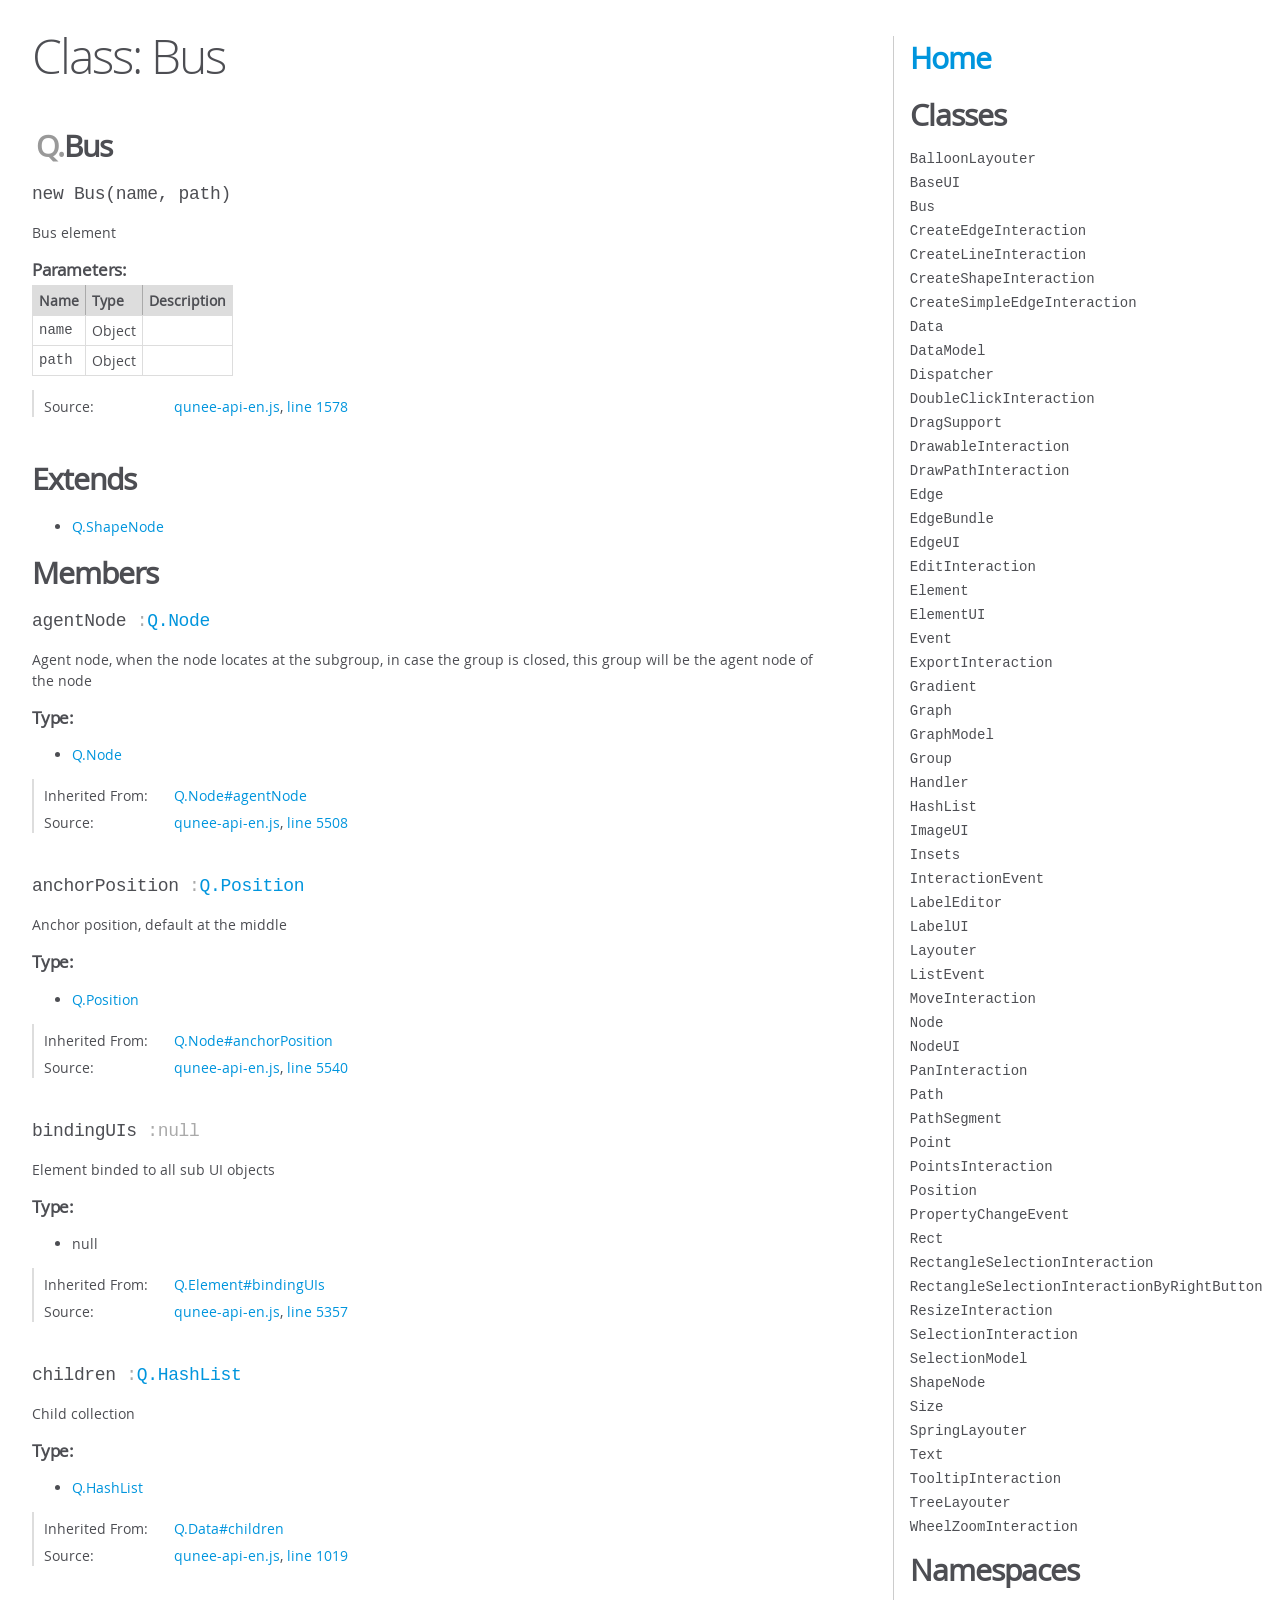
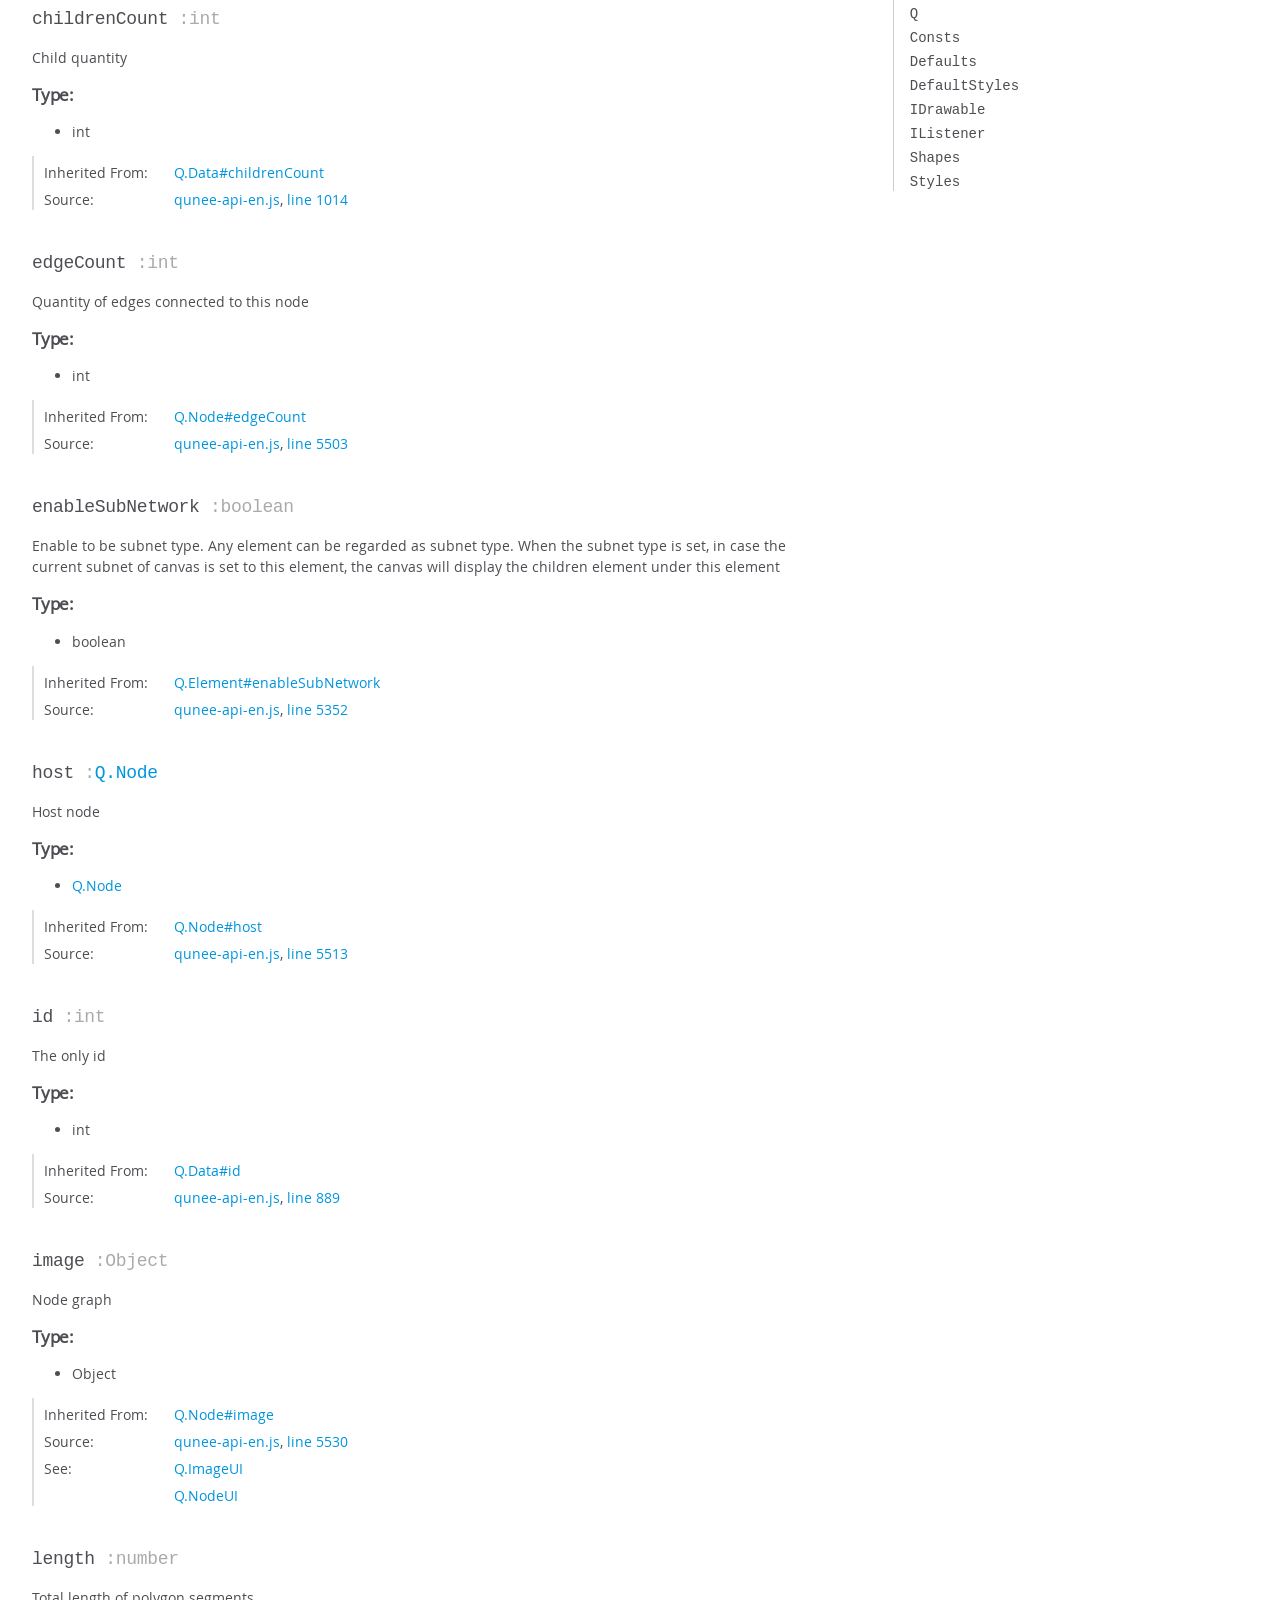
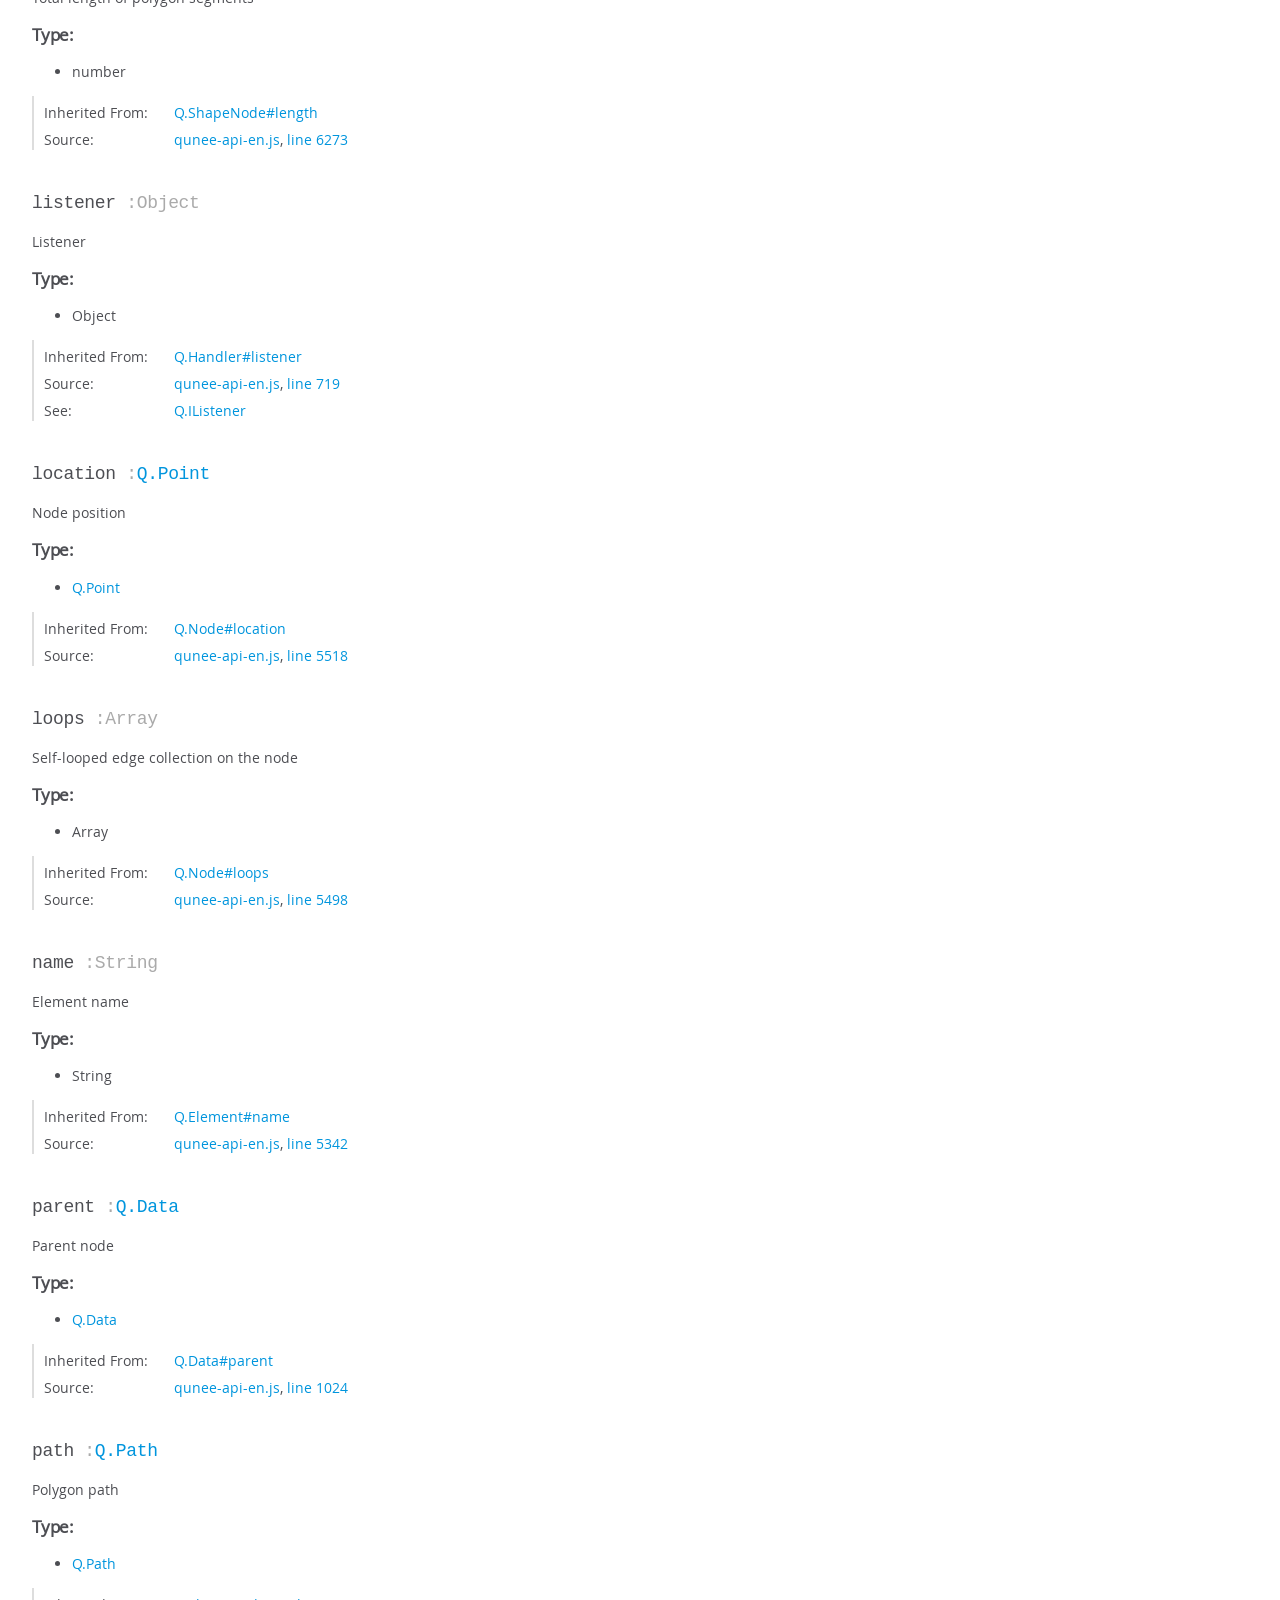
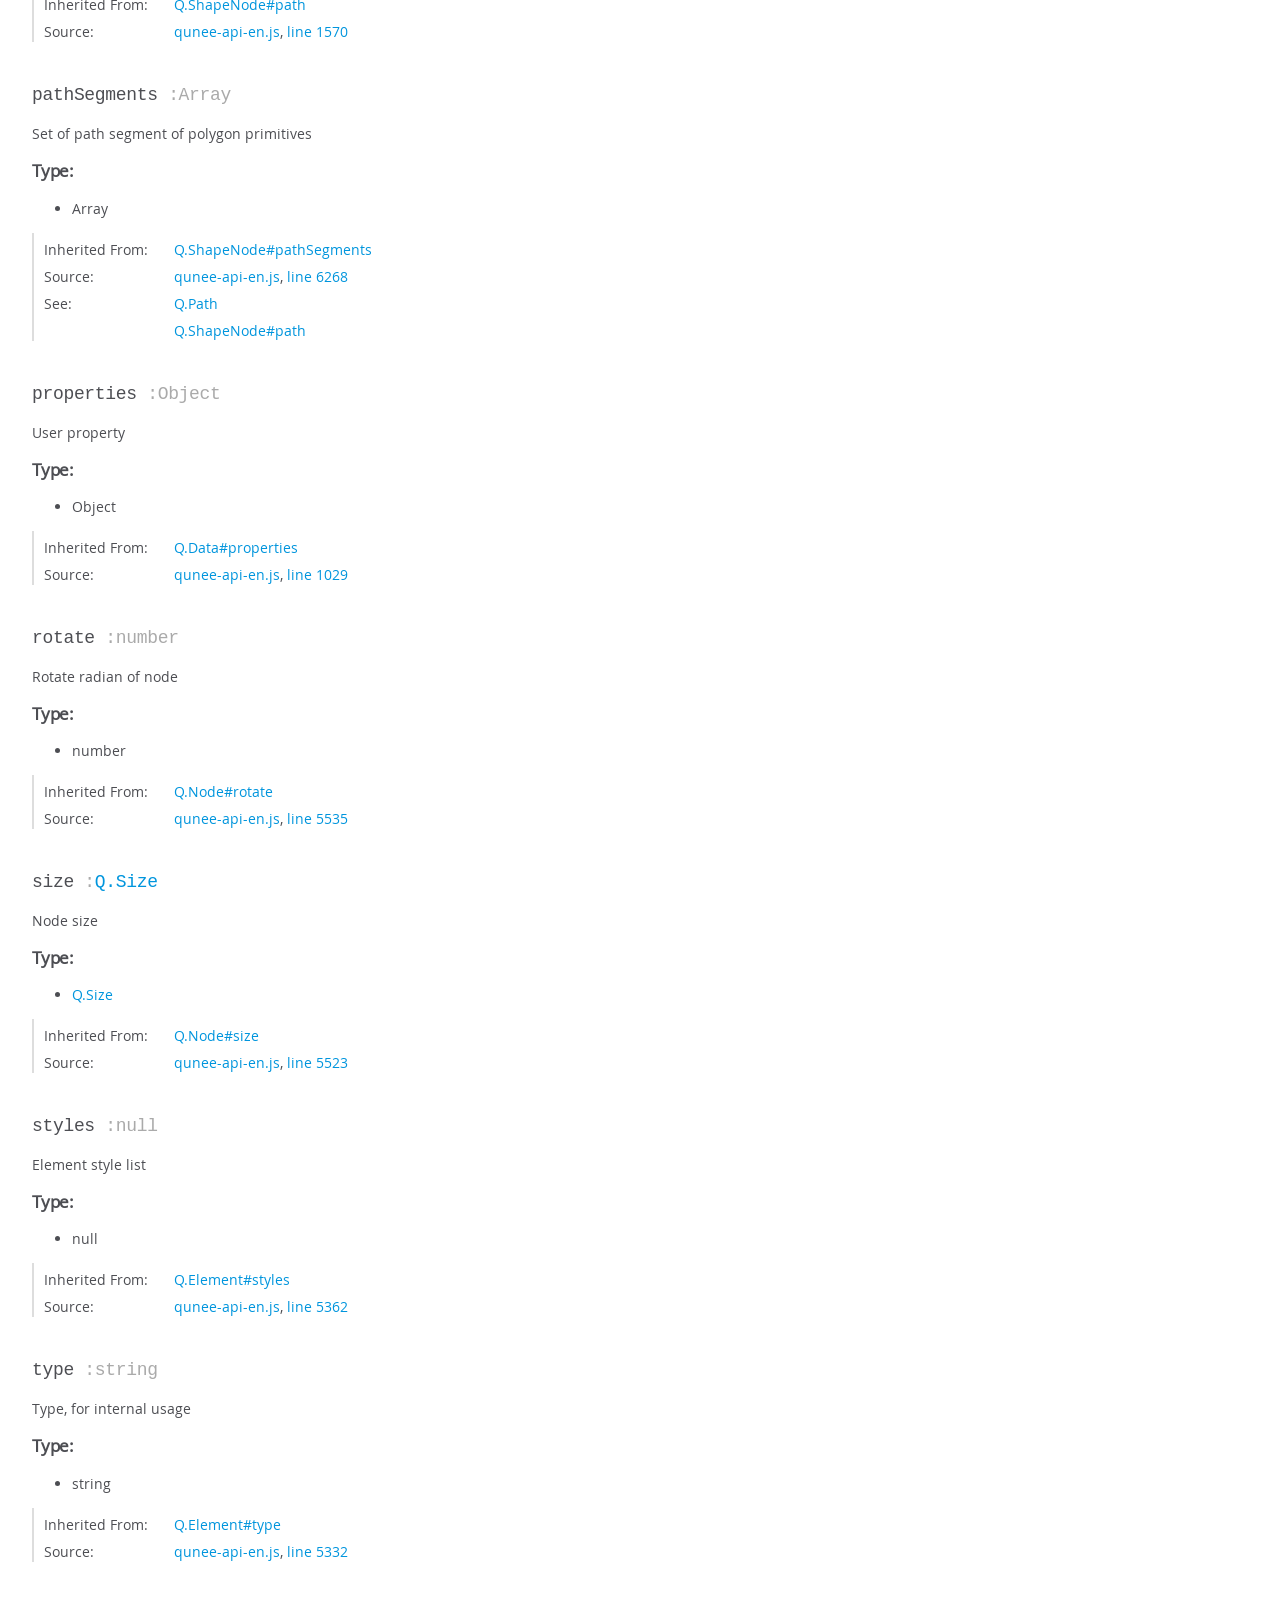
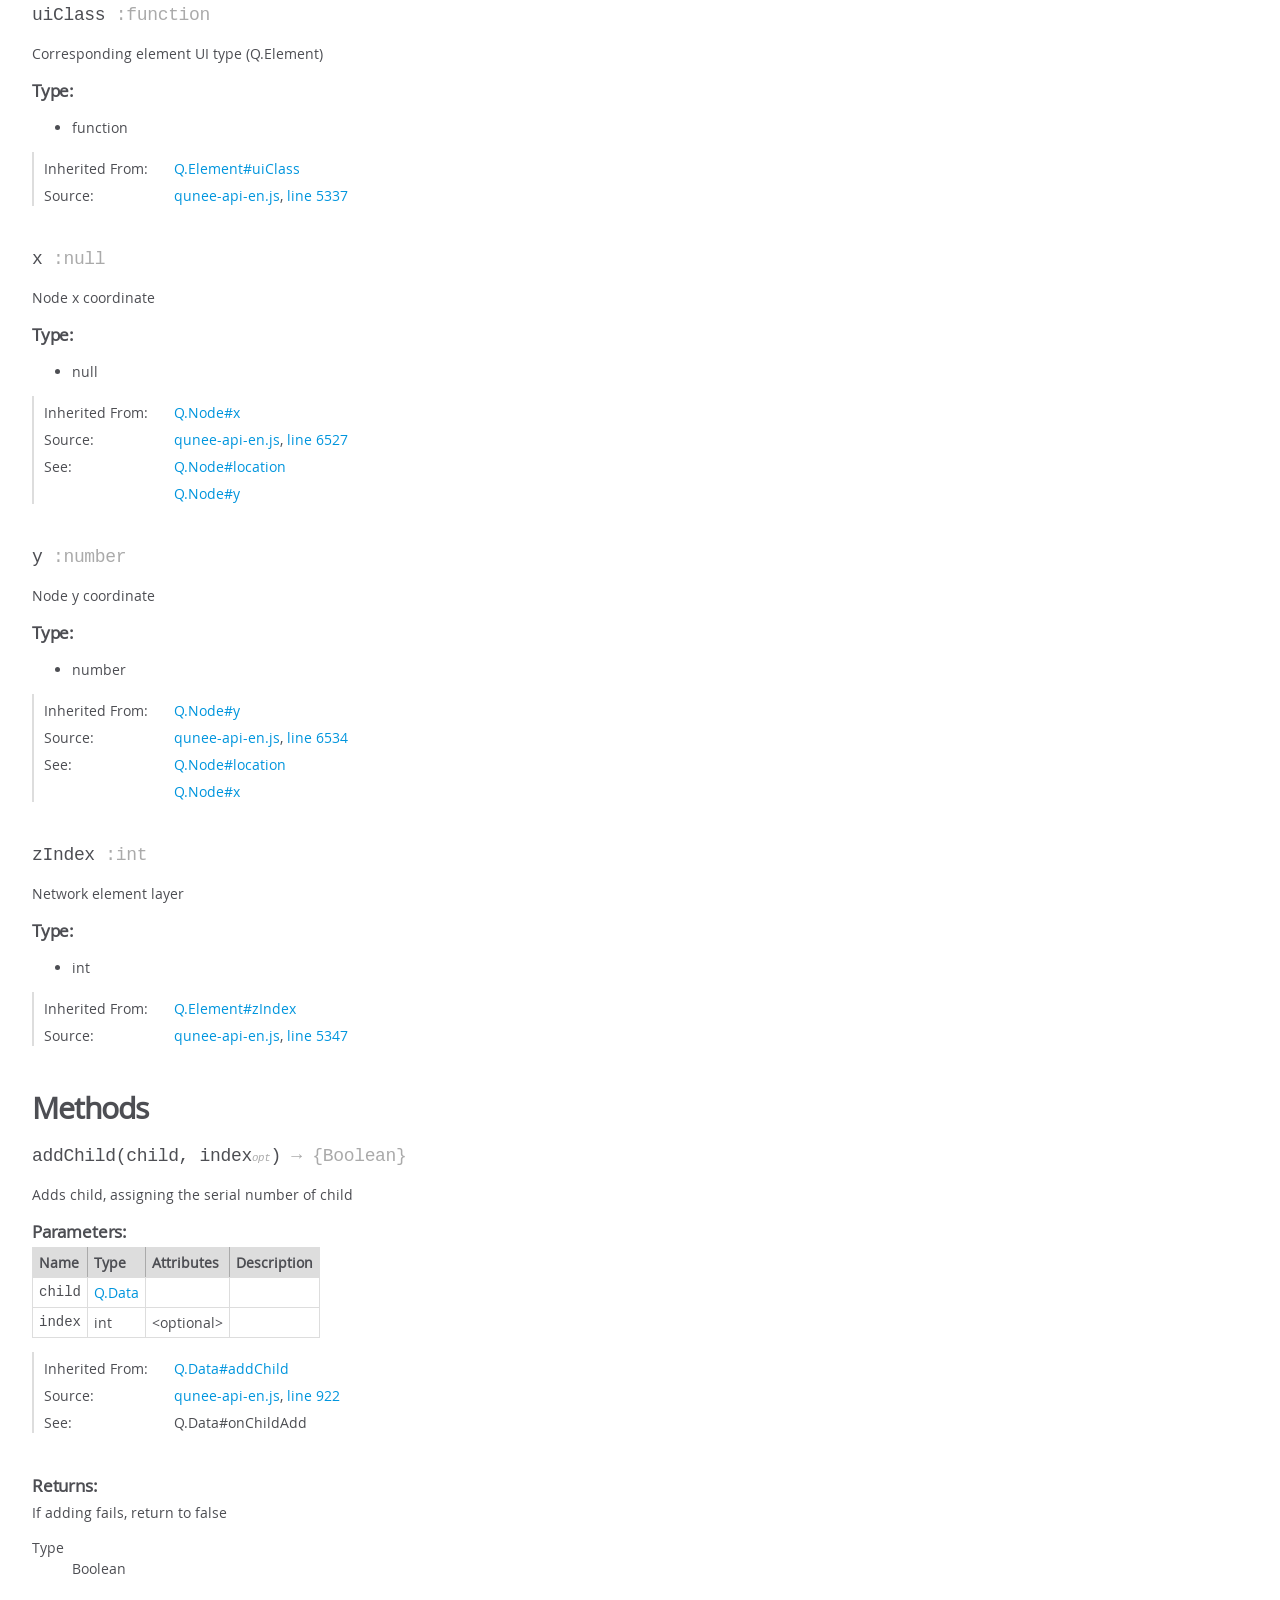
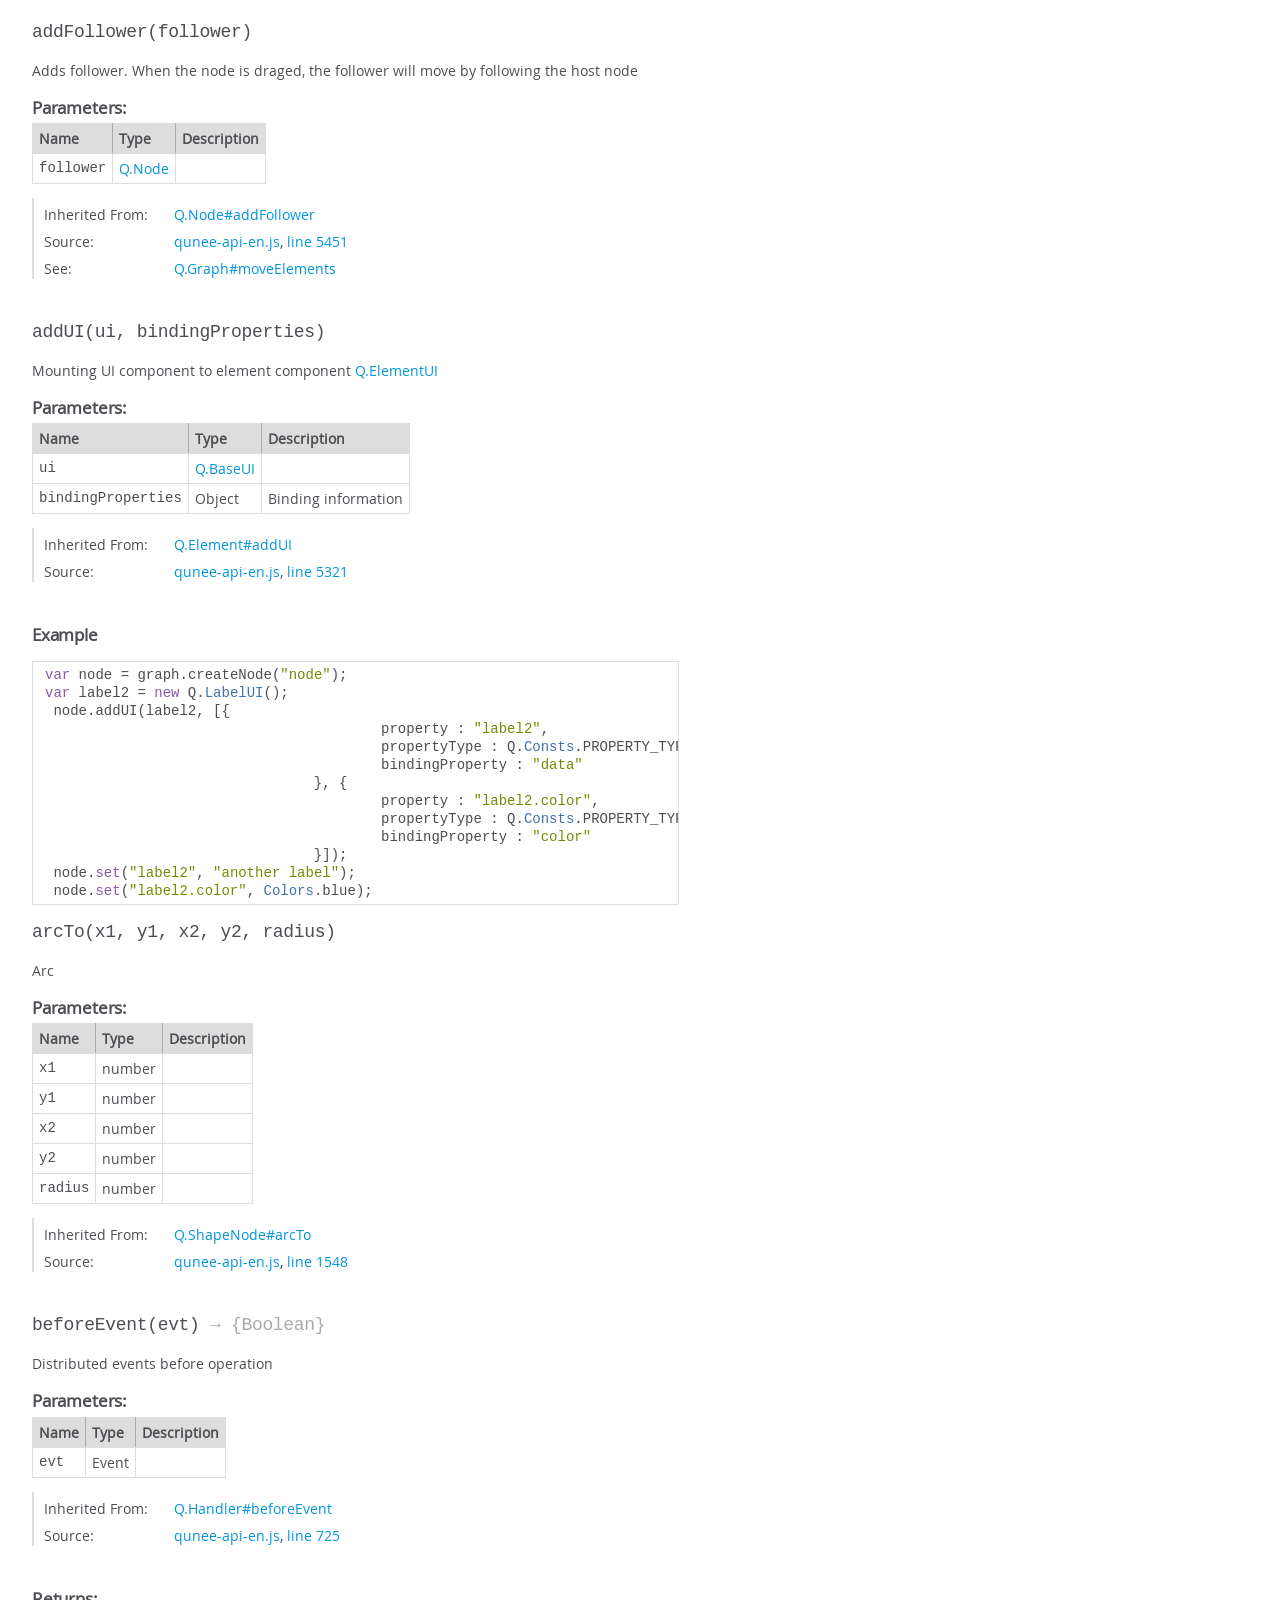
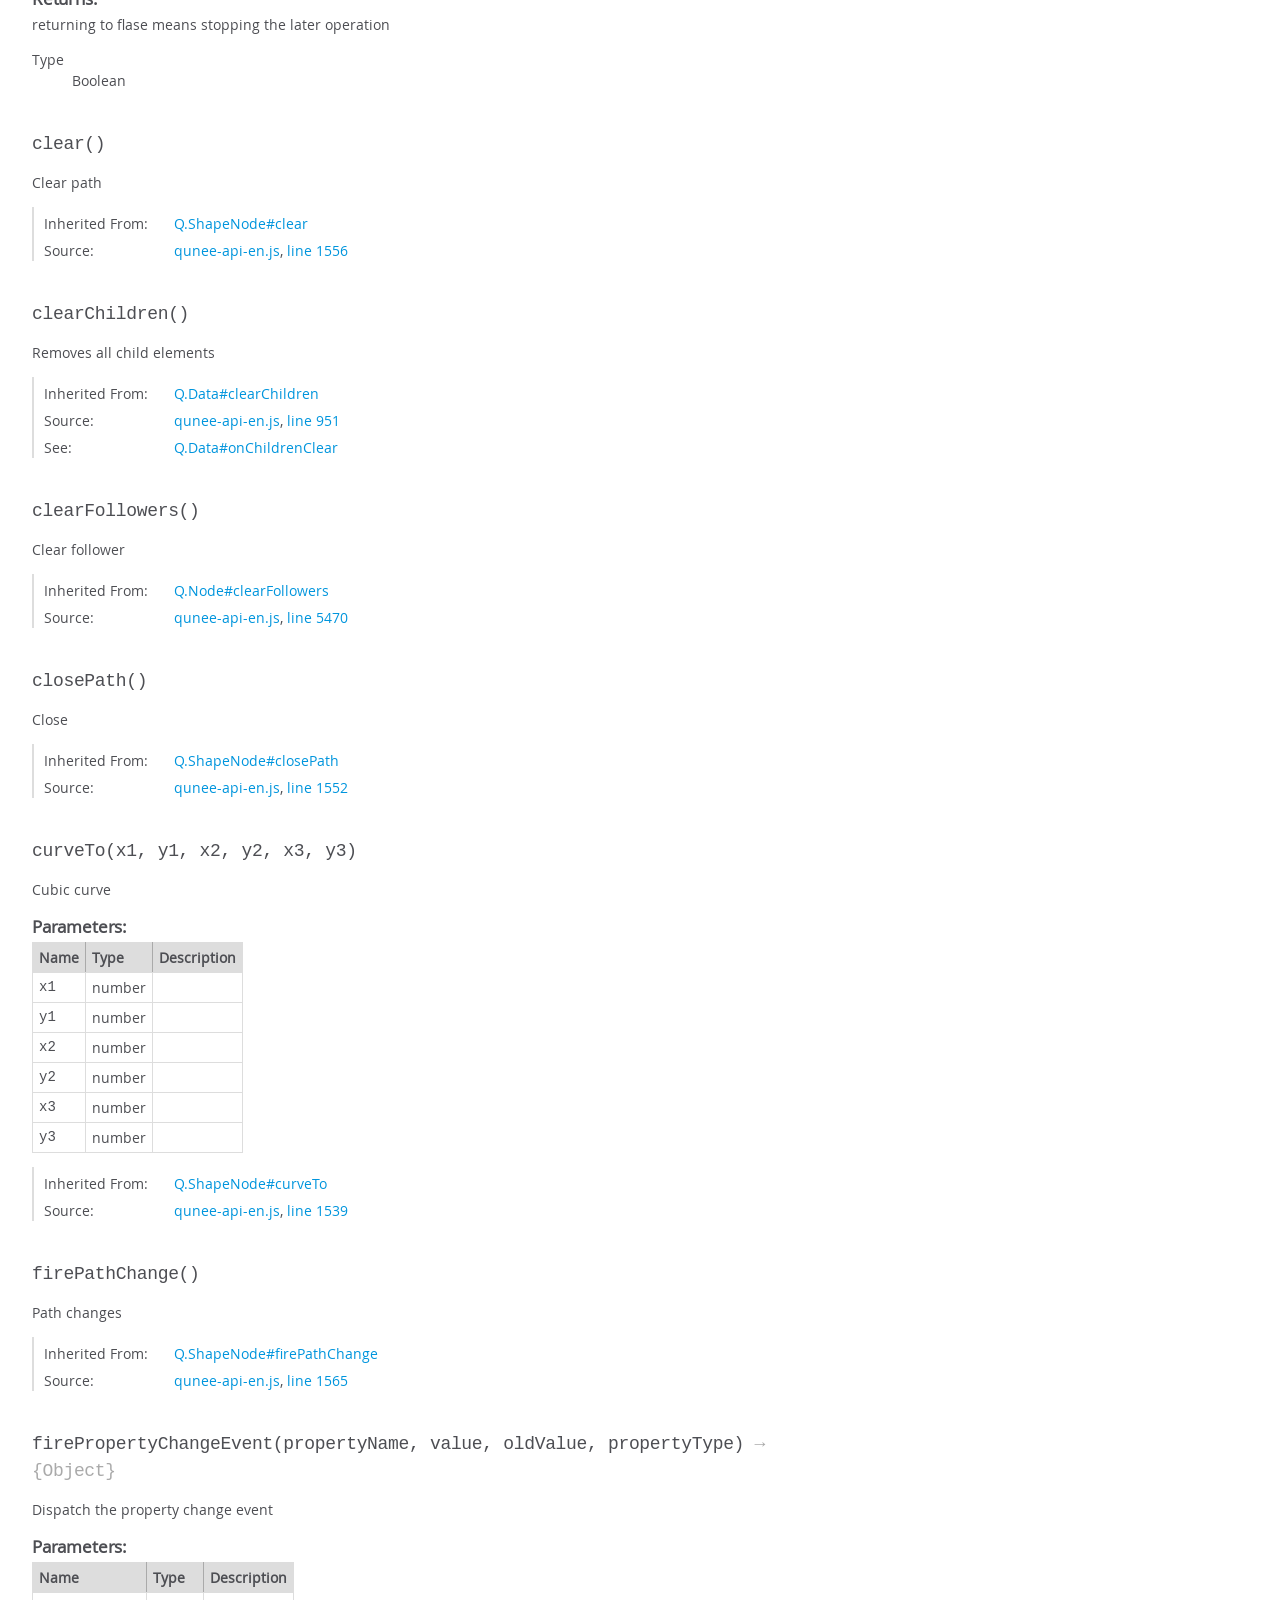
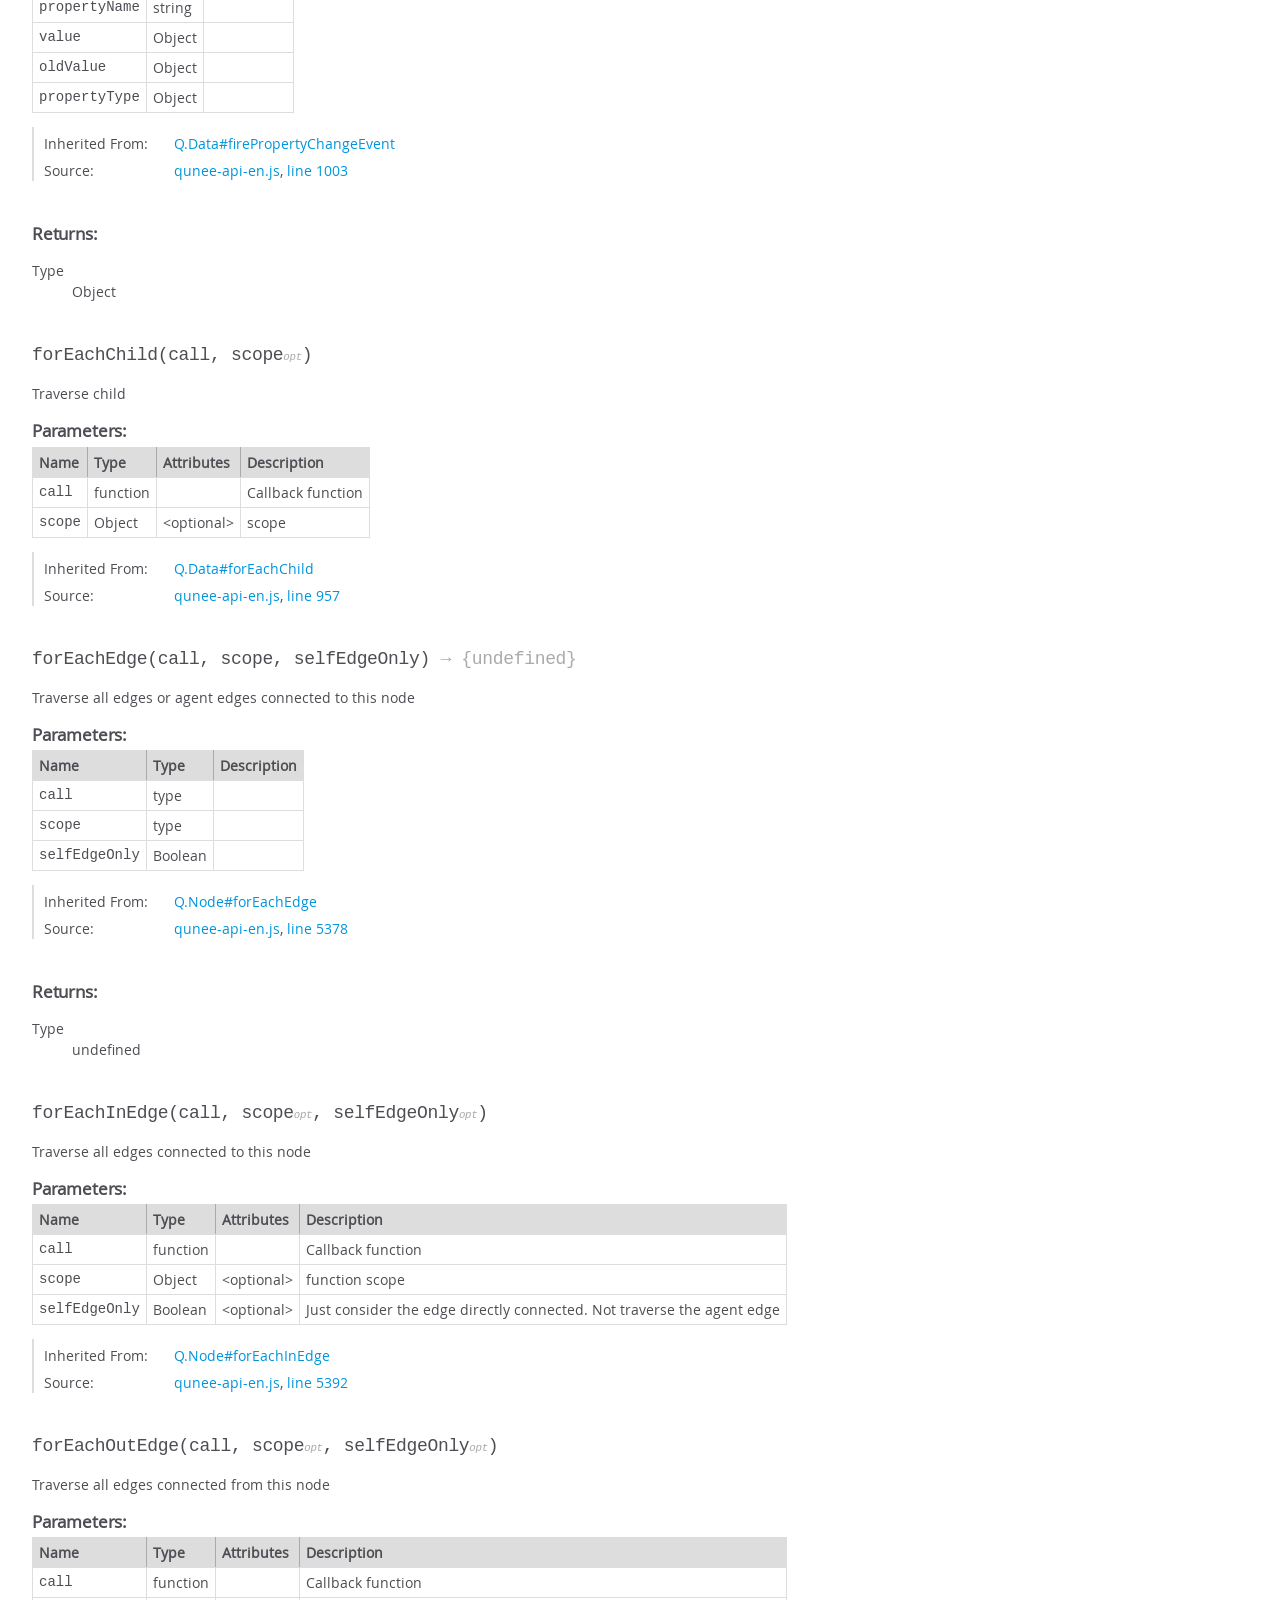
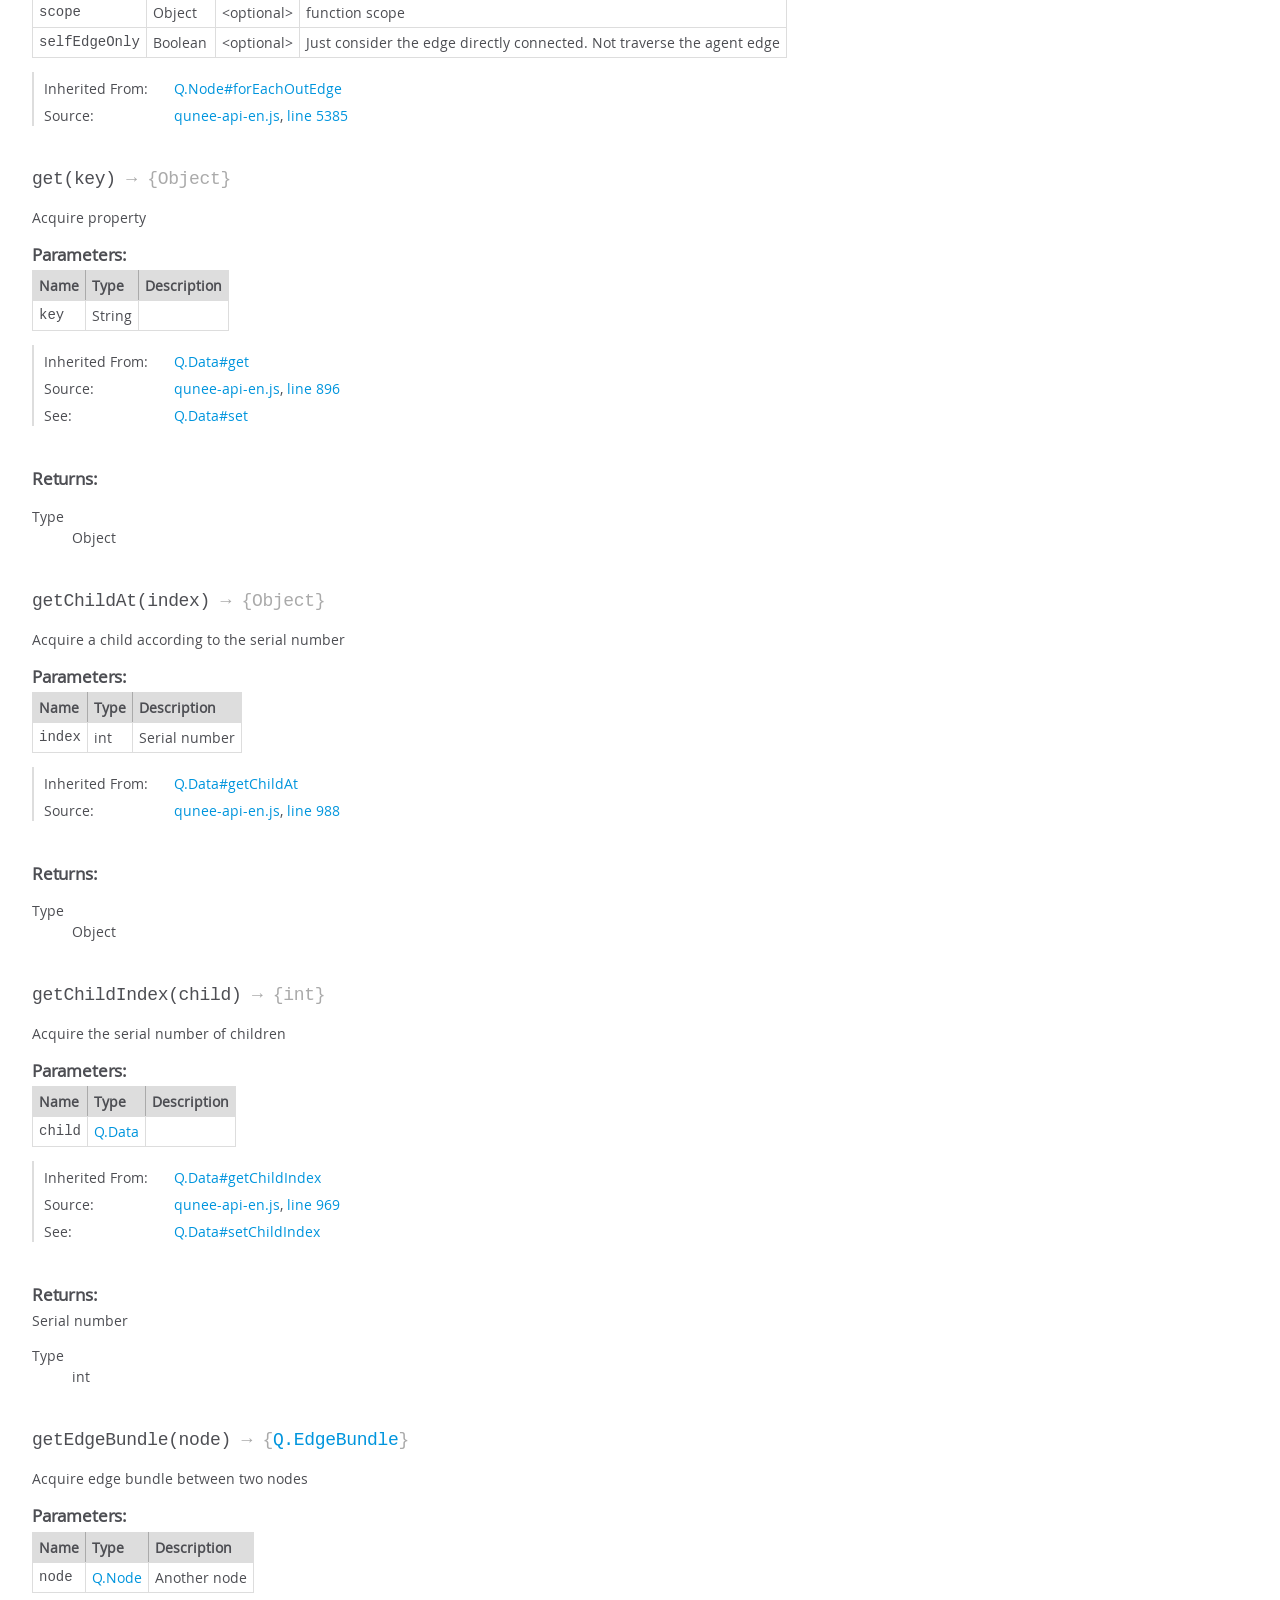
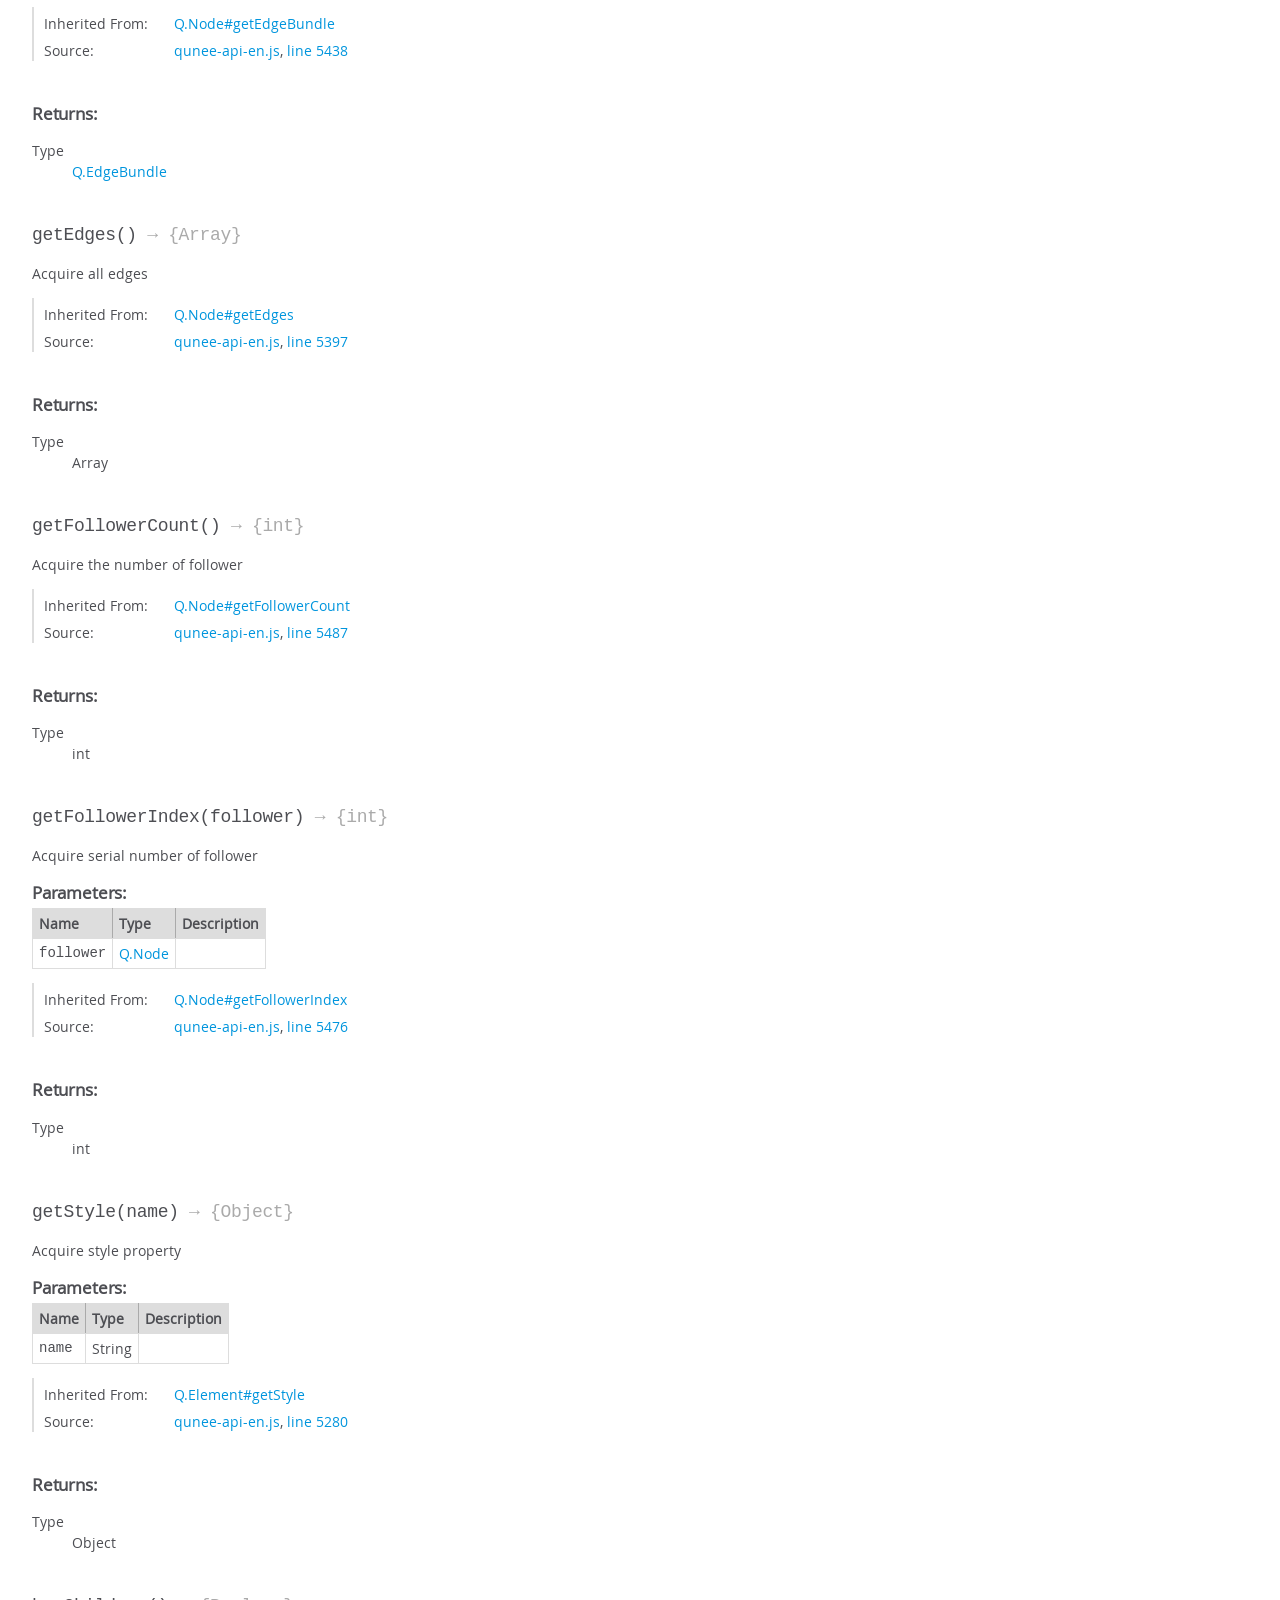
<file: jsdoc-en/Q.Bus.html>
<!DOCTYPE html>
<html lang="en">
<head>
    <meta charset="utf-8">
    <title>JSDoc: Class: Bus</title>

    <script src="scripts/prettify/prettify.js"> </script>
    <script src="scripts/prettify/lang-css.js"> </script>
    <!--[if lt IE 9]>
      <script src="//html5shiv.googlecode.com/svn/trunk/html5.js"></script>
    <![endif]-->
    <link type="text/css" rel="stylesheet" href="styles/prettify-tomorrow.css">
    <link type="text/css" rel="stylesheet" href="styles/jsdoc-default.css">
</head>

<body>

<div id="main">

    <h1 class="page-title">Class: Bus</h1>

    




<section>

<header>
    
        <h2>
            <span class="ancestors"><a href="Q.html">Q</a>.</span>Bus</h2>
        
    
</header>

<article>
    <div class="container-overview">
    
        

    

    <h4 class="name" id="Bus"><span class="type-signature"></span>new Bus<span class="signature">(name, path)</span><span class="type-signature"></span></h4>

    



<div class="description">
    Bus element
</div>









    <h5>Parameters:</h5>
    

<table class="params">
    <thead>
    <tr>
        
        <th>Name</th>
        

        <th>Type</th>

        

        

        <th class="last">Description</th>
    </tr>
    </thead>

    <tbody>
    

        <tr>
            
                <td class="name"><code>name</code></td>
            

            <td class="type">
            
                
<span class="param-type">Object</span>


            
            </td>

            

            

            <td class="description last"></td>
        </tr>

    

        <tr>
            
                <td class="name"><code>path</code></td>
            

            <td class="type">
            
                
<span class="param-type">Object</span>


            
            </td>

            

            

            <td class="description last"></td>
        </tr>

    
    </tbody>
</table>






<dl class="details">

    

    

    

    

    

    

    

    

    

    

    

    

    
    <dt class="tag-source">Source:</dt>
    <dd class="tag-source"><ul class="dummy"><li>
        <a href="qunee-api-en.js.html">qunee-api-en.js</a>, <a href="qunee-api-en.js.html#line1578">line 1578</a>
    </li></ul></dd>
    

    

    

    
</dl>
















    
    </div>

    
        <h3 class="subsection-title">Extends</h3>

        


    <ul>
        <li><a href="Q.ShapeNode.html">Q.ShapeNode</a></li>
    </ul>


    

    

    

     

    

    
        <h3 class="subsection-title">Members</h3>

        
            
<h4 class="name" id="agentNode"><span class="type-signature"></span>agentNode<span class="type-signature"> :<a href="Q.Node.html">Q.Node</a></span></h4>




<div class="description">
    Agent node, when the node locates at the subgroup, in case the group is closed, this group will be the agent node of the node
</div>



    <h5>Type:</h5>
    <ul>
        <li>
            
<span class="param-type"><a href="Q.Node.html">Q.Node</a></span>


        </li>
    </ul>





<dl class="details">

    

    

    
    <dt class="inherited-from">Inherited From:</dt>
    <dd class="inherited-from"><ul class="dummy"><li>
        <a href="Q.Node.html#agentNode">Q.Node#agentNode</a>
    </li></ul></dd>
    

    

    

    

    

    

    

    

    

    

    
    <dt class="tag-source">Source:</dt>
    <dd class="tag-source"><ul class="dummy"><li>
        <a href="qunee-api-en.js.html">qunee-api-en.js</a>, <a href="qunee-api-en.js.html#line5508">line 5508</a>
    </li></ul></dd>
    

    

    

    
</dl>






        
            
<h4 class="name" id="anchorPosition"><span class="type-signature"></span>anchorPosition<span class="type-signature"> :<a href="Q.Position.html">Q.Position</a></span></h4>




<div class="description">
    Anchor position, default at the middle
</div>



    <h5>Type:</h5>
    <ul>
        <li>
            
<span class="param-type"><a href="Q.Position.html">Q.Position</a></span>


        </li>
    </ul>





<dl class="details">

    

    

    
    <dt class="inherited-from">Inherited From:</dt>
    <dd class="inherited-from"><ul class="dummy"><li>
        <a href="Q.Node.html#anchorPosition">Q.Node#anchorPosition</a>
    </li></ul></dd>
    

    

    

    

    

    

    

    

    

    

    
    <dt class="tag-source">Source:</dt>
    <dd class="tag-source"><ul class="dummy"><li>
        <a href="qunee-api-en.js.html">qunee-api-en.js</a>, <a href="qunee-api-en.js.html#line5540">line 5540</a>
    </li></ul></dd>
    

    

    

    
</dl>






        
            
<h4 class="name" id="bindingUIs"><span class="type-signature"></span>bindingUIs<span class="type-signature"> :null</span></h4>




<div class="description">
    Element binded to all sub UI objects
</div>



    <h5>Type:</h5>
    <ul>
        <li>
            
<span class="param-type">null</span>


        </li>
    </ul>





<dl class="details">

    

    

    
    <dt class="inherited-from">Inherited From:</dt>
    <dd class="inherited-from"><ul class="dummy"><li>
        <a href="Q.Element.html#bindingUIs">Q.Element#bindingUIs</a>
    </li></ul></dd>
    

    

    

    

    

    

    

    

    

    

    
    <dt class="tag-source">Source:</dt>
    <dd class="tag-source"><ul class="dummy"><li>
        <a href="qunee-api-en.js.html">qunee-api-en.js</a>, <a href="qunee-api-en.js.html#line5357">line 5357</a>
    </li></ul></dd>
    

    

    

    
</dl>






        
            
<h4 class="name" id="children"><span class="type-signature"></span>children<span class="type-signature"> :<a href="Q.HashList.html">Q.HashList</a></span></h4>




<div class="description">
    Child collection
</div>



    <h5>Type:</h5>
    <ul>
        <li>
            
<span class="param-type"><a href="Q.HashList.html">Q.HashList</a></span>


        </li>
    </ul>





<dl class="details">

    

    

    
    <dt class="inherited-from">Inherited From:</dt>
    <dd class="inherited-from"><ul class="dummy"><li>
        <a href="Q.Data.html#children">Q.Data#children</a>
    </li></ul></dd>
    

    

    

    

    

    

    

    

    

    

    
    <dt class="tag-source">Source:</dt>
    <dd class="tag-source"><ul class="dummy"><li>
        <a href="qunee-api-en.js.html">qunee-api-en.js</a>, <a href="qunee-api-en.js.html#line1019">line 1019</a>
    </li></ul></dd>
    

    

    

    
</dl>






        
            
<h4 class="name" id="childrenCount"><span class="type-signature"></span>childrenCount<span class="type-signature"> :int</span></h4>




<div class="description">
    Child quantity
</div>



    <h5>Type:</h5>
    <ul>
        <li>
            
<span class="param-type">int</span>


        </li>
    </ul>





<dl class="details">

    

    

    
    <dt class="inherited-from">Inherited From:</dt>
    <dd class="inherited-from"><ul class="dummy"><li>
        <a href="Q.Data.html#childrenCount">Q.Data#childrenCount</a>
    </li></ul></dd>
    

    

    

    

    

    

    

    

    

    

    
    <dt class="tag-source">Source:</dt>
    <dd class="tag-source"><ul class="dummy"><li>
        <a href="qunee-api-en.js.html">qunee-api-en.js</a>, <a href="qunee-api-en.js.html#line1014">line 1014</a>
    </li></ul></dd>
    

    

    

    
</dl>






        
            
<h4 class="name" id="edgeCount"><span class="type-signature"></span>edgeCount<span class="type-signature"> :int</span></h4>




<div class="description">
    Quantity of edges connected to this node
</div>



    <h5>Type:</h5>
    <ul>
        <li>
            
<span class="param-type">int</span>


        </li>
    </ul>





<dl class="details">

    

    

    
    <dt class="inherited-from">Inherited From:</dt>
    <dd class="inherited-from"><ul class="dummy"><li>
        <a href="Q.Node.html#edgeCount">Q.Node#edgeCount</a>
    </li></ul></dd>
    

    

    

    

    

    

    

    

    

    

    
    <dt class="tag-source">Source:</dt>
    <dd class="tag-source"><ul class="dummy"><li>
        <a href="qunee-api-en.js.html">qunee-api-en.js</a>, <a href="qunee-api-en.js.html#line5503">line 5503</a>
    </li></ul></dd>
    

    

    

    
</dl>






        
            
<h4 class="name" id="enableSubNetwork"><span class="type-signature"></span>enableSubNetwork<span class="type-signature"> :boolean</span></h4>




<div class="description">
    Enable to be subnet type. Any element can be regarded as subnet type. When the subnet type is set, in case the current subnet of canvas is set to this element, the canvas will display the children element under this element
</div>



    <h5>Type:</h5>
    <ul>
        <li>
            
<span class="param-type">boolean</span>


        </li>
    </ul>





<dl class="details">

    

    

    
    <dt class="inherited-from">Inherited From:</dt>
    <dd class="inherited-from"><ul class="dummy"><li>
        <a href="Q.Element.html#enableSubNetwork">Q.Element#enableSubNetwork</a>
    </li></ul></dd>
    

    

    

    

    

    

    

    

    

    

    
    <dt class="tag-source">Source:</dt>
    <dd class="tag-source"><ul class="dummy"><li>
        <a href="qunee-api-en.js.html">qunee-api-en.js</a>, <a href="qunee-api-en.js.html#line5352">line 5352</a>
    </li></ul></dd>
    

    

    

    
</dl>






        
            
<h4 class="name" id="host"><span class="type-signature"></span>host<span class="type-signature"> :<a href="Q.Node.html">Q.Node</a></span></h4>




<div class="description">
    Host node
</div>



    <h5>Type:</h5>
    <ul>
        <li>
            
<span class="param-type"><a href="Q.Node.html">Q.Node</a></span>


        </li>
    </ul>





<dl class="details">

    

    

    
    <dt class="inherited-from">Inherited From:</dt>
    <dd class="inherited-from"><ul class="dummy"><li>
        <a href="Q.Node.html#host">Q.Node#host</a>
    </li></ul></dd>
    

    

    

    

    

    

    

    

    

    

    
    <dt class="tag-source">Source:</dt>
    <dd class="tag-source"><ul class="dummy"><li>
        <a href="qunee-api-en.js.html">qunee-api-en.js</a>, <a href="qunee-api-en.js.html#line5513">line 5513</a>
    </li></ul></dd>
    

    

    

    
</dl>






        
            
<h4 class="name" id="id"><span class="type-signature"></span>id<span class="type-signature"> :int</span></h4>




<div class="description">
    The only id
</div>



    <h5>Type:</h5>
    <ul>
        <li>
            
<span class="param-type">int</span>


        </li>
    </ul>





<dl class="details">

    

    

    
    <dt class="inherited-from">Inherited From:</dt>
    <dd class="inherited-from"><ul class="dummy"><li>
        <a href="Q.Data.html#id">Q.Data#id</a>
    </li></ul></dd>
    

    

    

    

    

    

    

    

    

    

    
    <dt class="tag-source">Source:</dt>
    <dd class="tag-source"><ul class="dummy"><li>
        <a href="qunee-api-en.js.html">qunee-api-en.js</a>, <a href="qunee-api-en.js.html#line889">line 889</a>
    </li></ul></dd>
    

    

    

    
</dl>






        
            
<h4 class="name" id="image"><span class="type-signature"></span>image<span class="type-signature"> :Object</span></h4>




<div class="description">
    Node graph
</div>



    <h5>Type:</h5>
    <ul>
        <li>
            
<span class="param-type">Object</span>


        </li>
    </ul>





<dl class="details">

    

    

    
    <dt class="inherited-from">Inherited From:</dt>
    <dd class="inherited-from"><ul class="dummy"><li>
        <a href="Q.Node.html#image">Q.Node#image</a>
    </li></ul></dd>
    

    

    

    

    

    

    

    

    

    

    
    <dt class="tag-source">Source:</dt>
    <dd class="tag-source"><ul class="dummy"><li>
        <a href="qunee-api-en.js.html">qunee-api-en.js</a>, <a href="qunee-api-en.js.html#line5530">line 5530</a>
    </li></ul></dd>
    

    

    
    <dt class="tag-see">See:</dt>
    <dd class="tag-see">
        <ul>
            <li><a href="Q.ImageUI.html">Q.ImageUI</a></li>
        
            <li><a href="Q.NodeUI.html">Q.NodeUI</a></li>
        </ul>
    </dd>
    

    
</dl>






        
            
<h4 class="name" id="length"><span class="type-signature"></span>length<span class="type-signature"> :number</span></h4>




<div class="description">
    Total length of polygon segments
</div>



    <h5>Type:</h5>
    <ul>
        <li>
            
<span class="param-type">number</span>


        </li>
    </ul>





<dl class="details">

    

    

    
    <dt class="inherited-from">Inherited From:</dt>
    <dd class="inherited-from"><ul class="dummy"><li>
        <a href="Q.ShapeNode.html#length">Q.ShapeNode#length</a>
    </li></ul></dd>
    

    

    

    

    

    

    

    

    

    

    
    <dt class="tag-source">Source:</dt>
    <dd class="tag-source"><ul class="dummy"><li>
        <a href="qunee-api-en.js.html">qunee-api-en.js</a>, <a href="qunee-api-en.js.html#line6273">line 6273</a>
    </li></ul></dd>
    

    

    

    
</dl>






        
            
<h4 class="name" id="listener"><span class="type-signature"></span>listener<span class="type-signature"> :Object</span></h4>




<div class="description">
    Listener
</div>



    <h5>Type:</h5>
    <ul>
        <li>
            
<span class="param-type">Object</span>


        </li>
    </ul>





<dl class="details">

    

    

    
    <dt class="inherited-from">Inherited From:</dt>
    <dd class="inherited-from"><ul class="dummy"><li>
        <a href="Q.Handler.html#listener">Q.Handler#listener</a>
    </li></ul></dd>
    

    

    

    

    

    

    

    

    

    

    
    <dt class="tag-source">Source:</dt>
    <dd class="tag-source"><ul class="dummy"><li>
        <a href="qunee-api-en.js.html">qunee-api-en.js</a>, <a href="qunee-api-en.js.html#line719">line 719</a>
    </li></ul></dd>
    

    

    
    <dt class="tag-see">See:</dt>
    <dd class="tag-see">
        <ul>
            <li><a href="Q.IListener.html">Q.IListener</a></li>
        </ul>
    </dd>
    

    
</dl>






        
            
<h4 class="name" id="location"><span class="type-signature"></span>location<span class="type-signature"> :<a href="Q.Point.html">Q.Point</a></span></h4>




<div class="description">
    Node position
</div>



    <h5>Type:</h5>
    <ul>
        <li>
            
<span class="param-type"><a href="Q.Point.html">Q.Point</a></span>


        </li>
    </ul>





<dl class="details">

    

    

    
    <dt class="inherited-from">Inherited From:</dt>
    <dd class="inherited-from"><ul class="dummy"><li>
        <a href="Q.Node.html#location">Q.Node#location</a>
    </li></ul></dd>
    

    

    

    

    

    

    

    

    

    

    
    <dt class="tag-source">Source:</dt>
    <dd class="tag-source"><ul class="dummy"><li>
        <a href="qunee-api-en.js.html">qunee-api-en.js</a>, <a href="qunee-api-en.js.html#line5518">line 5518</a>
    </li></ul></dd>
    

    

    

    
</dl>






        
            
<h4 class="name" id="loops"><span class="type-signature"></span>loops<span class="type-signature"> :Array</span></h4>




<div class="description">
    Self-looped edge collection on the node
</div>



    <h5>Type:</h5>
    <ul>
        <li>
            
<span class="param-type">Array</span>


        </li>
    </ul>





<dl class="details">

    

    

    
    <dt class="inherited-from">Inherited From:</dt>
    <dd class="inherited-from"><ul class="dummy"><li>
        <a href="Q.Node.html#loops">Q.Node#loops</a>
    </li></ul></dd>
    

    

    

    

    

    

    

    

    

    

    
    <dt class="tag-source">Source:</dt>
    <dd class="tag-source"><ul class="dummy"><li>
        <a href="qunee-api-en.js.html">qunee-api-en.js</a>, <a href="qunee-api-en.js.html#line5498">line 5498</a>
    </li></ul></dd>
    

    

    

    
</dl>






        
            
<h4 class="name" id="name"><span class="type-signature"></span>name<span class="type-signature"> :String</span></h4>




<div class="description">
    Element name
</div>



    <h5>Type:</h5>
    <ul>
        <li>
            
<span class="param-type">String</span>


        </li>
    </ul>





<dl class="details">

    

    

    
    <dt class="inherited-from">Inherited From:</dt>
    <dd class="inherited-from"><ul class="dummy"><li>
        <a href="Q.Element.html#name">Q.Element#name</a>
    </li></ul></dd>
    

    

    

    

    

    

    

    

    

    

    
    <dt class="tag-source">Source:</dt>
    <dd class="tag-source"><ul class="dummy"><li>
        <a href="qunee-api-en.js.html">qunee-api-en.js</a>, <a href="qunee-api-en.js.html#line5342">line 5342</a>
    </li></ul></dd>
    

    

    

    
</dl>






        
            
<h4 class="name" id="parent"><span class="type-signature"></span>parent<span class="type-signature"> :<a href="Q.Data.html">Q.Data</a></span></h4>




<div class="description">
    Parent node
</div>



    <h5>Type:</h5>
    <ul>
        <li>
            
<span class="param-type"><a href="Q.Data.html">Q.Data</a></span>


        </li>
    </ul>





<dl class="details">

    

    

    
    <dt class="inherited-from">Inherited From:</dt>
    <dd class="inherited-from"><ul class="dummy"><li>
        <a href="Q.Data.html#parent">Q.Data#parent</a>
    </li></ul></dd>
    

    

    

    

    

    

    

    

    

    

    
    <dt class="tag-source">Source:</dt>
    <dd class="tag-source"><ul class="dummy"><li>
        <a href="qunee-api-en.js.html">qunee-api-en.js</a>, <a href="qunee-api-en.js.html#line1024">line 1024</a>
    </li></ul></dd>
    

    

    

    
</dl>






        
            
<h4 class="name" id="path"><span class="type-signature"></span>path<span class="type-signature"> :<a href="Q.Path.html">Q.Path</a></span></h4>




<div class="description">
    Polygon path
</div>



    <h5>Type:</h5>
    <ul>
        <li>
            
<span class="param-type"><a href="Q.Path.html">Q.Path</a></span>


        </li>
    </ul>





<dl class="details">

    

    

    
    <dt class="inherited-from">Inherited From:</dt>
    <dd class="inherited-from"><ul class="dummy"><li>
        <a href="Q.ShapeNode.html#path">Q.ShapeNode#path</a>
    </li></ul></dd>
    

    

    

    

    

    

    

    

    

    

    
    <dt class="tag-source">Source:</dt>
    <dd class="tag-source"><ul class="dummy"><li>
        <a href="qunee-api-en.js.html">qunee-api-en.js</a>, <a href="qunee-api-en.js.html#line1570">line 1570</a>
    </li></ul></dd>
    

    

    

    
</dl>






        
            
<h4 class="name" id="pathSegments"><span class="type-signature"></span>pathSegments<span class="type-signature"> :Array</span></h4>




<div class="description">
    Set of path segment of polygon primitives
</div>



    <h5>Type:</h5>
    <ul>
        <li>
            
<span class="param-type">Array</span>


        </li>
    </ul>





<dl class="details">

    

    

    
    <dt class="inherited-from">Inherited From:</dt>
    <dd class="inherited-from"><ul class="dummy"><li>
        <a href="Q.ShapeNode.html#pathSegments">Q.ShapeNode#pathSegments</a>
    </li></ul></dd>
    

    

    

    

    

    

    

    

    

    

    
    <dt class="tag-source">Source:</dt>
    <dd class="tag-source"><ul class="dummy"><li>
        <a href="qunee-api-en.js.html">qunee-api-en.js</a>, <a href="qunee-api-en.js.html#line6268">line 6268</a>
    </li></ul></dd>
    

    

    
    <dt class="tag-see">See:</dt>
    <dd class="tag-see">
        <ul>
            <li><a href="Q.Path.html">Q.Path</a></li>
        
            <li><a href="Q.ShapeNode.html#path">Q.ShapeNode#path</a></li>
        </ul>
    </dd>
    

    
</dl>






        
            
<h4 class="name" id="properties"><span class="type-signature"></span>properties<span class="type-signature"> :Object</span></h4>




<div class="description">
    User property
</div>



    <h5>Type:</h5>
    <ul>
        <li>
            
<span class="param-type">Object</span>


        </li>
    </ul>





<dl class="details">

    

    

    
    <dt class="inherited-from">Inherited From:</dt>
    <dd class="inherited-from"><ul class="dummy"><li>
        <a href="Q.Data.html#properties">Q.Data#properties</a>
    </li></ul></dd>
    

    

    

    

    

    

    

    

    

    

    
    <dt class="tag-source">Source:</dt>
    <dd class="tag-source"><ul class="dummy"><li>
        <a href="qunee-api-en.js.html">qunee-api-en.js</a>, <a href="qunee-api-en.js.html#line1029">line 1029</a>
    </li></ul></dd>
    

    

    

    
</dl>






        
            
<h4 class="name" id="rotate"><span class="type-signature"></span>rotate<span class="type-signature"> :number</span></h4>




<div class="description">
    Rotate radian of node
</div>



    <h5>Type:</h5>
    <ul>
        <li>
            
<span class="param-type">number</span>


        </li>
    </ul>





<dl class="details">

    

    

    
    <dt class="inherited-from">Inherited From:</dt>
    <dd class="inherited-from"><ul class="dummy"><li>
        <a href="Q.Node.html#rotate">Q.Node#rotate</a>
    </li></ul></dd>
    

    

    

    

    

    

    

    

    

    

    
    <dt class="tag-source">Source:</dt>
    <dd class="tag-source"><ul class="dummy"><li>
        <a href="qunee-api-en.js.html">qunee-api-en.js</a>, <a href="qunee-api-en.js.html#line5535">line 5535</a>
    </li></ul></dd>
    

    

    

    
</dl>






        
            
<h4 class="name" id="size"><span class="type-signature"></span>size<span class="type-signature"> :<a href="Q.Size.html">Q.Size</a></span></h4>




<div class="description">
    Node size
</div>



    <h5>Type:</h5>
    <ul>
        <li>
            
<span class="param-type"><a href="Q.Size.html">Q.Size</a></span>


        </li>
    </ul>





<dl class="details">

    

    

    
    <dt class="inherited-from">Inherited From:</dt>
    <dd class="inherited-from"><ul class="dummy"><li>
        <a href="Q.Node.html#size">Q.Node#size</a>
    </li></ul></dd>
    

    

    

    

    

    

    

    

    

    

    
    <dt class="tag-source">Source:</dt>
    <dd class="tag-source"><ul class="dummy"><li>
        <a href="qunee-api-en.js.html">qunee-api-en.js</a>, <a href="qunee-api-en.js.html#line5523">line 5523</a>
    </li></ul></dd>
    

    

    

    
</dl>






        
            
<h4 class="name" id="styles"><span class="type-signature"></span>styles<span class="type-signature"> :null</span></h4>




<div class="description">
    Element style list
</div>



    <h5>Type:</h5>
    <ul>
        <li>
            
<span class="param-type">null</span>


        </li>
    </ul>





<dl class="details">

    

    

    
    <dt class="inherited-from">Inherited From:</dt>
    <dd class="inherited-from"><ul class="dummy"><li>
        <a href="Q.Element.html#styles">Q.Element#styles</a>
    </li></ul></dd>
    

    

    

    

    

    

    

    

    

    

    
    <dt class="tag-source">Source:</dt>
    <dd class="tag-source"><ul class="dummy"><li>
        <a href="qunee-api-en.js.html">qunee-api-en.js</a>, <a href="qunee-api-en.js.html#line5362">line 5362</a>
    </li></ul></dd>
    

    

    

    
</dl>






        
            
<h4 class="name" id="type"><span class="type-signature"></span>type<span class="type-signature"> :string</span></h4>




<div class="description">
    Type, for internal usage
</div>



    <h5>Type:</h5>
    <ul>
        <li>
            
<span class="param-type">string</span>


        </li>
    </ul>





<dl class="details">

    

    

    
    <dt class="inherited-from">Inherited From:</dt>
    <dd class="inherited-from"><ul class="dummy"><li>
        <a href="Q.Element.html#type">Q.Element#type</a>
    </li></ul></dd>
    

    

    

    

    

    

    

    

    

    

    
    <dt class="tag-source">Source:</dt>
    <dd class="tag-source"><ul class="dummy"><li>
        <a href="qunee-api-en.js.html">qunee-api-en.js</a>, <a href="qunee-api-en.js.html#line5332">line 5332</a>
    </li></ul></dd>
    

    

    

    
</dl>






        
            
<h4 class="name" id="uiClass"><span class="type-signature"></span>uiClass<span class="type-signature"> :function</span></h4>




<div class="description">
    Corresponding element UI type (Q.Element)
</div>



    <h5>Type:</h5>
    <ul>
        <li>
            
<span class="param-type">function</span>


        </li>
    </ul>





<dl class="details">

    

    

    
    <dt class="inherited-from">Inherited From:</dt>
    <dd class="inherited-from"><ul class="dummy"><li>
        <a href="Q.Element.html#uiClass">Q.Element#uiClass</a>
    </li></ul></dd>
    

    

    

    

    

    

    

    

    

    

    
    <dt class="tag-source">Source:</dt>
    <dd class="tag-source"><ul class="dummy"><li>
        <a href="qunee-api-en.js.html">qunee-api-en.js</a>, <a href="qunee-api-en.js.html#line5337">line 5337</a>
    </li></ul></dd>
    

    

    

    
</dl>






        
            
<h4 class="name" id="x"><span class="type-signature"></span>x<span class="type-signature"> :null</span></h4>




<div class="description">
    Node x coordinate
</div>



    <h5>Type:</h5>
    <ul>
        <li>
            
<span class="param-type">null</span>


        </li>
    </ul>





<dl class="details">

    

    

    
    <dt class="inherited-from">Inherited From:</dt>
    <dd class="inherited-from"><ul class="dummy"><li>
        <a href="Q.Node.html#x">Q.Node#x</a>
    </li></ul></dd>
    

    

    

    

    

    

    

    

    

    

    
    <dt class="tag-source">Source:</dt>
    <dd class="tag-source"><ul class="dummy"><li>
        <a href="qunee-api-en.js.html">qunee-api-en.js</a>, <a href="qunee-api-en.js.html#line6527">line 6527</a>
    </li></ul></dd>
    

    

    
    <dt class="tag-see">See:</dt>
    <dd class="tag-see">
        <ul>
            <li><a href="Q.Node.html#location">Q.Node#location</a></li>
        
            <li><a href="Q.Node.html#y">Q.Node#y</a></li>
        </ul>
    </dd>
    

    
</dl>






        
            
<h4 class="name" id="y"><span class="type-signature"></span>y<span class="type-signature"> :number</span></h4>




<div class="description">
    Node y coordinate
</div>



    <h5>Type:</h5>
    <ul>
        <li>
            
<span class="param-type">number</span>


        </li>
    </ul>





<dl class="details">

    

    

    
    <dt class="inherited-from">Inherited From:</dt>
    <dd class="inherited-from"><ul class="dummy"><li>
        <a href="Q.Node.html#y">Q.Node#y</a>
    </li></ul></dd>
    

    

    

    

    

    

    

    

    

    

    
    <dt class="tag-source">Source:</dt>
    <dd class="tag-source"><ul class="dummy"><li>
        <a href="qunee-api-en.js.html">qunee-api-en.js</a>, <a href="qunee-api-en.js.html#line6534">line 6534</a>
    </li></ul></dd>
    

    

    
    <dt class="tag-see">See:</dt>
    <dd class="tag-see">
        <ul>
            <li><a href="Q.Node.html#location">Q.Node#location</a></li>
        
            <li><a href="Q.Node.html#x">Q.Node#x</a></li>
        </ul>
    </dd>
    

    
</dl>






        
            
<h4 class="name" id="zIndex"><span class="type-signature"></span>zIndex<span class="type-signature"> :int</span></h4>




<div class="description">
    Network element layer
</div>



    <h5>Type:</h5>
    <ul>
        <li>
            
<span class="param-type">int</span>


        </li>
    </ul>





<dl class="details">

    

    

    
    <dt class="inherited-from">Inherited From:</dt>
    <dd class="inherited-from"><ul class="dummy"><li>
        <a href="Q.Element.html#zIndex">Q.Element#zIndex</a>
    </li></ul></dd>
    

    

    

    

    

    

    

    

    

    

    
    <dt class="tag-source">Source:</dt>
    <dd class="tag-source"><ul class="dummy"><li>
        <a href="qunee-api-en.js.html">qunee-api-en.js</a>, <a href="qunee-api-en.js.html#line5347">line 5347</a>
    </li></ul></dd>
    

    

    

    
</dl>






        
    

    
        <h3 class="subsection-title">Methods</h3>

        
            

    

    <h4 class="name" id="addChild"><span class="type-signature"></span>addChild<span class="signature">(child, index<span class="signature-attributes">opt</span>)</span><span class="type-signature"> &rarr; {Boolean}</span></h4>

    



<div class="description">
    Adds child, assigning the serial number of child
</div>









    <h5>Parameters:</h5>
    

<table class="params">
    <thead>
    <tr>
        
        <th>Name</th>
        

        <th>Type</th>

        
        <th>Attributes</th>
        

        

        <th class="last">Description</th>
    </tr>
    </thead>

    <tbody>
    

        <tr>
            
                <td class="name"><code>child</code></td>
            

            <td class="type">
            
                
<span class="param-type"><a href="Q.Data.html">Q.Data</a></span>


            
            </td>

            
                <td class="attributes">
                

                

                
                </td>
            

            

            <td class="description last"></td>
        </tr>

    

        <tr>
            
                <td class="name"><code>index</code></td>
            

            <td class="type">
            
                
<span class="param-type">int</span>


            
            </td>

            
                <td class="attributes">
                
                    &lt;optional><br>
                

                

                
                </td>
            

            

            <td class="description last"></td>
        </tr>

    
    </tbody>
</table>






<dl class="details">

    

    

    
    <dt class="inherited-from">Inherited From:</dt>
    <dd class="inherited-from"><ul class="dummy"><li>
        <a href="Q.Data.html#addChild">Q.Data#addChild</a>
    </li></ul></dd>
    

    

    

    

    

    

    

    

    

    

    
    <dt class="tag-source">Source:</dt>
    <dd class="tag-source"><ul class="dummy"><li>
        <a href="qunee-api-en.js.html">qunee-api-en.js</a>, <a href="qunee-api-en.js.html#line922">line 922</a>
    </li></ul></dd>
    

    

    
    <dt class="tag-see">See:</dt>
    <dd class="tag-see">
        <ul>
            <li>Q.Data#onChildAdd</li>
        </ul>
    </dd>
    

    
</dl>













<h5>Returns:</h5>

        
<div class="param-desc">
    If adding fails, return to false
</div>



<dl>
    <dt>
        Type
    </dt>
    <dd>
        
<span class="param-type">Boolean</span>


    </dd>
</dl>

    



        
            

    

    <h4 class="name" id="addFollower"><span class="type-signature"></span>addFollower<span class="signature">(follower)</span><span class="type-signature"></span></h4>

    



<div class="description">
    Adds follower. When the node is draged, the follower will move by following the host node
</div>









    <h5>Parameters:</h5>
    

<table class="params">
    <thead>
    <tr>
        
        <th>Name</th>
        

        <th>Type</th>

        

        

        <th class="last">Description</th>
    </tr>
    </thead>

    <tbody>
    

        <tr>
            
                <td class="name"><code>follower</code></td>
            

            <td class="type">
            
                
<span class="param-type"><a href="Q.Node.html">Q.Node</a></span>


            
            </td>

            

            

            <td class="description last"></td>
        </tr>

    
    </tbody>
</table>






<dl class="details">

    

    

    
    <dt class="inherited-from">Inherited From:</dt>
    <dd class="inherited-from"><ul class="dummy"><li>
        <a href="Q.Node.html#addFollower">Q.Node#addFollower</a>
    </li></ul></dd>
    

    

    

    

    

    

    

    

    

    

    
    <dt class="tag-source">Source:</dt>
    <dd class="tag-source"><ul class="dummy"><li>
        <a href="qunee-api-en.js.html">qunee-api-en.js</a>, <a href="qunee-api-en.js.html#line5451">line 5451</a>
    </li></ul></dd>
    

    

    
    <dt class="tag-see">See:</dt>
    <dd class="tag-see">
        <ul>
            <li><a href="Q.Graph.html#moveElements">Q.Graph#moveElements</a></li>
        </ul>
    </dd>
    

    
</dl>
















        
            

    

    <h4 class="name" id="addUI"><span class="type-signature"></span>addUI<span class="signature">(ui, bindingProperties)</span><span class="type-signature"></span></h4>

    



<div class="description">
    Mounting UI component to element component <a href="Q.ElementUI.html">Q.ElementUI</a>
</div>









    <h5>Parameters:</h5>
    

<table class="params">
    <thead>
    <tr>
        
        <th>Name</th>
        

        <th>Type</th>

        

        

        <th class="last">Description</th>
    </tr>
    </thead>

    <tbody>
    

        <tr>
            
                <td class="name"><code>ui</code></td>
            

            <td class="type">
            
                
<span class="param-type"><a href="Q.BaseUI.html">Q.BaseUI</a></span>


            
            </td>

            

            

            <td class="description last"></td>
        </tr>

    

        <tr>
            
                <td class="name"><code>bindingProperties</code></td>
            

            <td class="type">
            
                
<span class="param-type">Object</span>


            
            </td>

            

            

            <td class="description last">Binding information</td>
        </tr>

    
    </tbody>
</table>






<dl class="details">

    

    

    
    <dt class="inherited-from">Inherited From:</dt>
    <dd class="inherited-from"><ul class="dummy"><li>
        <a href="Q.Element.html#addUI">Q.Element#addUI</a>
    </li></ul></dd>
    

    

    

    

    

    

    

    

    

    

    
    <dt class="tag-source">Source:</dt>
    <dd class="tag-source"><ul class="dummy"><li>
        <a href="qunee-api-en.js.html">qunee-api-en.js</a>, <a href="qunee-api-en.js.html#line5321">line 5321</a>
    </li></ul></dd>
    

    

    

    
</dl>















    <h5>Example</h5>
    
    <pre class="prettyprint"><code>var node = graph.createNode("node");
var label2 = new Q.LabelUI();
 node.addUI(label2, [{
					property : "label2",
					propertyType : Q.Consts.PROPERTY_TYPE_CLIENT,
					bindingProperty : "data"
				}, {
					property : "label2.color",
					propertyType : Q.Consts.PROPERTY_TYPE_CLIENT,
					bindingProperty : "color"
				}]);
 node.set("label2", "another label");
 node.set("label2.color", Colors.blue);</code></pre>



        
            

    

    <h4 class="name" id="arcTo"><span class="type-signature"></span>arcTo<span class="signature">(x1, y1, x2, y2, radius)</span><span class="type-signature"></span></h4>

    



<div class="description">
    Arc
</div>









    <h5>Parameters:</h5>
    

<table class="params">
    <thead>
    <tr>
        
        <th>Name</th>
        

        <th>Type</th>

        

        

        <th class="last">Description</th>
    </tr>
    </thead>

    <tbody>
    

        <tr>
            
                <td class="name"><code>x1</code></td>
            

            <td class="type">
            
                
<span class="param-type">number</span>


            
            </td>

            

            

            <td class="description last"></td>
        </tr>

    

        <tr>
            
                <td class="name"><code>y1</code></td>
            

            <td class="type">
            
                
<span class="param-type">number</span>


            
            </td>

            

            

            <td class="description last"></td>
        </tr>

    

        <tr>
            
                <td class="name"><code>x2</code></td>
            

            <td class="type">
            
                
<span class="param-type">number</span>


            
            </td>

            

            

            <td class="description last"></td>
        </tr>

    

        <tr>
            
                <td class="name"><code>y2</code></td>
            

            <td class="type">
            
                
<span class="param-type">number</span>


            
            </td>

            

            

            <td class="description last"></td>
        </tr>

    

        <tr>
            
                <td class="name"><code>radius</code></td>
            

            <td class="type">
            
                
<span class="param-type">number</span>


            
            </td>

            

            

            <td class="description last"></td>
        </tr>

    
    </tbody>
</table>






<dl class="details">

    

    

    
    <dt class="inherited-from">Inherited From:</dt>
    <dd class="inherited-from"><ul class="dummy"><li>
        <a href="Q.ShapeNode.html#arcTo">Q.ShapeNode#arcTo</a>
    </li></ul></dd>
    

    

    

    

    

    

    

    

    

    

    
    <dt class="tag-source">Source:</dt>
    <dd class="tag-source"><ul class="dummy"><li>
        <a href="qunee-api-en.js.html">qunee-api-en.js</a>, <a href="qunee-api-en.js.html#line1548">line 1548</a>
    </li></ul></dd>
    

    

    

    
</dl>
















        
            

    

    <h4 class="name" id="beforeEvent"><span class="type-signature"></span>beforeEvent<span class="signature">(evt)</span><span class="type-signature"> &rarr; {Boolean}</span></h4>

    



<div class="description">
    Distributed events before operation
</div>









    <h5>Parameters:</h5>
    

<table class="params">
    <thead>
    <tr>
        
        <th>Name</th>
        

        <th>Type</th>

        

        

        <th class="last">Description</th>
    </tr>
    </thead>

    <tbody>
    

        <tr>
            
                <td class="name"><code>evt</code></td>
            

            <td class="type">
            
                
<span class="param-type">Event</span>


            
            </td>

            

            

            <td class="description last"></td>
        </tr>

    
    </tbody>
</table>






<dl class="details">

    

    

    
    <dt class="inherited-from">Inherited From:</dt>
    <dd class="inherited-from"><ul class="dummy"><li>
        <a href="Q.Handler.html#beforeEvent">Q.Handler#beforeEvent</a>
    </li></ul></dd>
    

    

    

    

    

    

    

    

    

    

    
    <dt class="tag-source">Source:</dt>
    <dd class="tag-source"><ul class="dummy"><li>
        <a href="qunee-api-en.js.html">qunee-api-en.js</a>, <a href="qunee-api-en.js.html#line725">line 725</a>
    </li></ul></dd>
    

    

    

    
</dl>













<h5>Returns:</h5>

        
<div class="param-desc">
    returning to flase means stopping the later operation
</div>



<dl>
    <dt>
        Type
    </dt>
    <dd>
        
<span class="param-type">Boolean</span>


    </dd>
</dl>

    



        
            

    

    <h4 class="name" id="clear"><span class="type-signature"></span>clear<span class="signature">()</span><span class="type-signature"></span></h4>

    



<div class="description">
    Clear path
</div>













<dl class="details">

    

    

    
    <dt class="inherited-from">Inherited From:</dt>
    <dd class="inherited-from"><ul class="dummy"><li>
        <a href="Q.ShapeNode.html#clear">Q.ShapeNode#clear</a>
    </li></ul></dd>
    

    

    

    

    

    

    

    

    

    

    
    <dt class="tag-source">Source:</dt>
    <dd class="tag-source"><ul class="dummy"><li>
        <a href="qunee-api-en.js.html">qunee-api-en.js</a>, <a href="qunee-api-en.js.html#line1556">line 1556</a>
    </li></ul></dd>
    

    

    

    
</dl>
















        
            

    

    <h4 class="name" id="clearChildren"><span class="type-signature"></span>clearChildren<span class="signature">()</span><span class="type-signature"></span></h4>

    



<div class="description">
    Removes all child elements
</div>













<dl class="details">

    

    

    
    <dt class="inherited-from">Inherited From:</dt>
    <dd class="inherited-from"><ul class="dummy"><li>
        <a href="Q.Data.html#clearChildren">Q.Data#clearChildren</a>
    </li></ul></dd>
    

    

    

    

    

    

    

    

    

    

    
    <dt class="tag-source">Source:</dt>
    <dd class="tag-source"><ul class="dummy"><li>
        <a href="qunee-api-en.js.html">qunee-api-en.js</a>, <a href="qunee-api-en.js.html#line951">line 951</a>
    </li></ul></dd>
    

    

    
    <dt class="tag-see">See:</dt>
    <dd class="tag-see">
        <ul>
            <li><a href="Q.Data.html#onChildrenClear">Q.Data#onChildrenClear</a></li>
        </ul>
    </dd>
    

    
</dl>
















        
            

    

    <h4 class="name" id="clearFollowers"><span class="type-signature"></span>clearFollowers<span class="signature">()</span><span class="type-signature"></span></h4>

    



<div class="description">
    Clear follower
</div>













<dl class="details">

    

    

    
    <dt class="inherited-from">Inherited From:</dt>
    <dd class="inherited-from"><ul class="dummy"><li>
        <a href="Q.Node.html#clearFollowers">Q.Node#clearFollowers</a>
    </li></ul></dd>
    

    

    

    

    

    

    

    

    

    

    
    <dt class="tag-source">Source:</dt>
    <dd class="tag-source"><ul class="dummy"><li>
        <a href="qunee-api-en.js.html">qunee-api-en.js</a>, <a href="qunee-api-en.js.html#line5470">line 5470</a>
    </li></ul></dd>
    

    

    

    
</dl>
















        
            

    

    <h4 class="name" id="closePath"><span class="type-signature"></span>closePath<span class="signature">()</span><span class="type-signature"></span></h4>

    



<div class="description">
    Close
</div>













<dl class="details">

    

    

    
    <dt class="inherited-from">Inherited From:</dt>
    <dd class="inherited-from"><ul class="dummy"><li>
        <a href="Q.ShapeNode.html#closePath">Q.ShapeNode#closePath</a>
    </li></ul></dd>
    

    

    

    

    

    

    

    

    

    

    
    <dt class="tag-source">Source:</dt>
    <dd class="tag-source"><ul class="dummy"><li>
        <a href="qunee-api-en.js.html">qunee-api-en.js</a>, <a href="qunee-api-en.js.html#line1552">line 1552</a>
    </li></ul></dd>
    

    

    

    
</dl>
















        
            

    

    <h4 class="name" id="curveTo"><span class="type-signature"></span>curveTo<span class="signature">(x1, y1, x2, y2, x3, y3)</span><span class="type-signature"></span></h4>

    



<div class="description">
    Cubic curve
</div>









    <h5>Parameters:</h5>
    

<table class="params">
    <thead>
    <tr>
        
        <th>Name</th>
        

        <th>Type</th>

        

        

        <th class="last">Description</th>
    </tr>
    </thead>

    <tbody>
    

        <tr>
            
                <td class="name"><code>x1</code></td>
            

            <td class="type">
            
                
<span class="param-type">number</span>


            
            </td>

            

            

            <td class="description last"></td>
        </tr>

    

        <tr>
            
                <td class="name"><code>y1</code></td>
            

            <td class="type">
            
                
<span class="param-type">number</span>


            
            </td>

            

            

            <td class="description last"></td>
        </tr>

    

        <tr>
            
                <td class="name"><code>x2</code></td>
            

            <td class="type">
            
                
<span class="param-type">number</span>


            
            </td>

            

            

            <td class="description last"></td>
        </tr>

    

        <tr>
            
                <td class="name"><code>y2</code></td>
            

            <td class="type">
            
                
<span class="param-type">number</span>


            
            </td>

            

            

            <td class="description last"></td>
        </tr>

    

        <tr>
            
                <td class="name"><code>x3</code></td>
            

            <td class="type">
            
                
<span class="param-type">number</span>


            
            </td>

            

            

            <td class="description last"></td>
        </tr>

    

        <tr>
            
                <td class="name"><code>y3</code></td>
            

            <td class="type">
            
                
<span class="param-type">number</span>


            
            </td>

            

            

            <td class="description last"></td>
        </tr>

    
    </tbody>
</table>






<dl class="details">

    

    

    
    <dt class="inherited-from">Inherited From:</dt>
    <dd class="inherited-from"><ul class="dummy"><li>
        <a href="Q.ShapeNode.html#curveTo">Q.ShapeNode#curveTo</a>
    </li></ul></dd>
    

    

    

    

    

    

    

    

    

    

    
    <dt class="tag-source">Source:</dt>
    <dd class="tag-source"><ul class="dummy"><li>
        <a href="qunee-api-en.js.html">qunee-api-en.js</a>, <a href="qunee-api-en.js.html#line1539">line 1539</a>
    </li></ul></dd>
    

    

    

    
</dl>
















        
            

    

    <h4 class="name" id="firePathChange"><span class="type-signature"></span>firePathChange<span class="signature">()</span><span class="type-signature"></span></h4>

    



<div class="description">
    Path changes
</div>













<dl class="details">

    

    

    
    <dt class="inherited-from">Inherited From:</dt>
    <dd class="inherited-from"><ul class="dummy"><li>
        <a href="Q.ShapeNode.html#firePathChange">Q.ShapeNode#firePathChange</a>
    </li></ul></dd>
    

    

    

    

    

    

    

    

    

    

    
    <dt class="tag-source">Source:</dt>
    <dd class="tag-source"><ul class="dummy"><li>
        <a href="qunee-api-en.js.html">qunee-api-en.js</a>, <a href="qunee-api-en.js.html#line1565">line 1565</a>
    </li></ul></dd>
    

    

    

    
</dl>
















        
            

    

    <h4 class="name" id="firePropertyChangeEvent"><span class="type-signature"></span>firePropertyChangeEvent<span class="signature">(propertyName, value, oldValue, propertyType)</span><span class="type-signature"> &rarr; {Object}</span></h4>

    



<div class="description">
    Dispatch the property change event
</div>









    <h5>Parameters:</h5>
    

<table class="params">
    <thead>
    <tr>
        
        <th>Name</th>
        

        <th>Type</th>

        

        

        <th class="last">Description</th>
    </tr>
    </thead>

    <tbody>
    

        <tr>
            
                <td class="name"><code>propertyName</code></td>
            

            <td class="type">
            
                
<span class="param-type">string</span>


            
            </td>

            

            

            <td class="description last"></td>
        </tr>

    

        <tr>
            
                <td class="name"><code>value</code></td>
            

            <td class="type">
            
                
<span class="param-type">Object</span>


            
            </td>

            

            

            <td class="description last"></td>
        </tr>

    

        <tr>
            
                <td class="name"><code>oldValue</code></td>
            

            <td class="type">
            
                
<span class="param-type">Object</span>


            
            </td>

            

            

            <td class="description last"></td>
        </tr>

    

        <tr>
            
                <td class="name"><code>propertyType</code></td>
            

            <td class="type">
            
                
<span class="param-type">Object</span>


            
            </td>

            

            

            <td class="description last"></td>
        </tr>

    
    </tbody>
</table>






<dl class="details">

    

    

    
    <dt class="inherited-from">Inherited From:</dt>
    <dd class="inherited-from"><ul class="dummy"><li>
        <a href="Q.Data.html#firePropertyChangeEvent">Q.Data#firePropertyChangeEvent</a>
    </li></ul></dd>
    

    

    

    

    

    

    

    

    

    

    
    <dt class="tag-source">Source:</dt>
    <dd class="tag-source"><ul class="dummy"><li>
        <a href="qunee-api-en.js.html">qunee-api-en.js</a>, <a href="qunee-api-en.js.html#line1003">line 1003</a>
    </li></ul></dd>
    

    

    

    
</dl>













<h5>Returns:</h5>

        


<dl>
    <dt>
        Type
    </dt>
    <dd>
        
<span class="param-type">Object</span>


    </dd>
</dl>

    



        
            

    

    <h4 class="name" id="forEachChild"><span class="type-signature"></span>forEachChild<span class="signature">(call, scope<span class="signature-attributes">opt</span>)</span><span class="type-signature"></span></h4>

    



<div class="description">
    Traverse child
</div>









    <h5>Parameters:</h5>
    

<table class="params">
    <thead>
    <tr>
        
        <th>Name</th>
        

        <th>Type</th>

        
        <th>Attributes</th>
        

        

        <th class="last">Description</th>
    </tr>
    </thead>

    <tbody>
    

        <tr>
            
                <td class="name"><code>call</code></td>
            

            <td class="type">
            
                
<span class="param-type">function</span>


            
            </td>

            
                <td class="attributes">
                

                

                
                </td>
            

            

            <td class="description last">Callback function</td>
        </tr>

    

        <tr>
            
                <td class="name"><code>scope</code></td>
            

            <td class="type">
            
                
<span class="param-type">Object</span>


            
            </td>

            
                <td class="attributes">
                
                    &lt;optional><br>
                

                

                
                </td>
            

            

            <td class="description last">scope</td>
        </tr>

    
    </tbody>
</table>






<dl class="details">

    

    

    
    <dt class="inherited-from">Inherited From:</dt>
    <dd class="inherited-from"><ul class="dummy"><li>
        <a href="Q.Data.html#forEachChild">Q.Data#forEachChild</a>
    </li></ul></dd>
    

    

    

    

    

    

    

    

    

    

    
    <dt class="tag-source">Source:</dt>
    <dd class="tag-source"><ul class="dummy"><li>
        <a href="qunee-api-en.js.html">qunee-api-en.js</a>, <a href="qunee-api-en.js.html#line957">line 957</a>
    </li></ul></dd>
    

    

    

    
</dl>
















        
            

    

    <h4 class="name" id="forEachEdge"><span class="type-signature"></span>forEachEdge<span class="signature">(call, scope, selfEdgeOnly)</span><span class="type-signature"> &rarr; {undefined}</span></h4>

    



<div class="description">
    Traverse all edges or agent edges connected to this node
</div>









    <h5>Parameters:</h5>
    

<table class="params">
    <thead>
    <tr>
        
        <th>Name</th>
        

        <th>Type</th>

        

        

        <th class="last">Description</th>
    </tr>
    </thead>

    <tbody>
    

        <tr>
            
                <td class="name"><code>call</code></td>
            

            <td class="type">
            
                
<span class="param-type">type</span>


            
            </td>

            

            

            <td class="description last"></td>
        </tr>

    

        <tr>
            
                <td class="name"><code>scope</code></td>
            

            <td class="type">
            
                
<span class="param-type">type</span>


            
            </td>

            

            

            <td class="description last"></td>
        </tr>

    

        <tr>
            
                <td class="name"><code>selfEdgeOnly</code></td>
            

            <td class="type">
            
                
<span class="param-type">Boolean</span>


            
            </td>

            

            

            <td class="description last"></td>
        </tr>

    
    </tbody>
</table>






<dl class="details">

    

    

    
    <dt class="inherited-from">Inherited From:</dt>
    <dd class="inherited-from"><ul class="dummy"><li>
        <a href="Q.Node.html#forEachEdge">Q.Node#forEachEdge</a>
    </li></ul></dd>
    

    

    

    

    

    

    

    

    

    

    
    <dt class="tag-source">Source:</dt>
    <dd class="tag-source"><ul class="dummy"><li>
        <a href="qunee-api-en.js.html">qunee-api-en.js</a>, <a href="qunee-api-en.js.html#line5378">line 5378</a>
    </li></ul></dd>
    

    

    

    
</dl>













<h5>Returns:</h5>

        


<dl>
    <dt>
        Type
    </dt>
    <dd>
        
<span class="param-type">undefined</span>


    </dd>
</dl>

    



        
            

    

    <h4 class="name" id="forEachInEdge"><span class="type-signature"></span>forEachInEdge<span class="signature">(call, scope<span class="signature-attributes">opt</span>, selfEdgeOnly<span class="signature-attributes">opt</span>)</span><span class="type-signature"></span></h4>

    



<div class="description">
    Traverse all edges connected to this node
</div>









    <h5>Parameters:</h5>
    

<table class="params">
    <thead>
    <tr>
        
        <th>Name</th>
        

        <th>Type</th>

        
        <th>Attributes</th>
        

        

        <th class="last">Description</th>
    </tr>
    </thead>

    <tbody>
    

        <tr>
            
                <td class="name"><code>call</code></td>
            

            <td class="type">
            
                
<span class="param-type">function</span>


            
            </td>

            
                <td class="attributes">
                

                

                
                </td>
            

            

            <td class="description last">Callback function</td>
        </tr>

    

        <tr>
            
                <td class="name"><code>scope</code></td>
            

            <td class="type">
            
                
<span class="param-type">Object</span>


            
            </td>

            
                <td class="attributes">
                
                    &lt;optional><br>
                

                

                
                </td>
            

            

            <td class="description last">function scope</td>
        </tr>

    

        <tr>
            
                <td class="name"><code>selfEdgeOnly</code></td>
            

            <td class="type">
            
                
<span class="param-type">Boolean</span>


            
            </td>

            
                <td class="attributes">
                
                    &lt;optional><br>
                

                

                
                </td>
            

            

            <td class="description last">Just consider the edge directly connected. Not traverse the agent edge</td>
        </tr>

    
    </tbody>
</table>






<dl class="details">

    

    

    
    <dt class="inherited-from">Inherited From:</dt>
    <dd class="inherited-from"><ul class="dummy"><li>
        <a href="Q.Node.html#forEachInEdge">Q.Node#forEachInEdge</a>
    </li></ul></dd>
    

    

    

    

    

    

    

    

    

    

    
    <dt class="tag-source">Source:</dt>
    <dd class="tag-source"><ul class="dummy"><li>
        <a href="qunee-api-en.js.html">qunee-api-en.js</a>, <a href="qunee-api-en.js.html#line5392">line 5392</a>
    </li></ul></dd>
    

    

    

    
</dl>
















        
            

    

    <h4 class="name" id="forEachOutEdge"><span class="type-signature"></span>forEachOutEdge<span class="signature">(call, scope<span class="signature-attributes">opt</span>, selfEdgeOnly<span class="signature-attributes">opt</span>)</span><span class="type-signature"></span></h4>

    



<div class="description">
    Traverse all edges connected from this node
</div>









    <h5>Parameters:</h5>
    

<table class="params">
    <thead>
    <tr>
        
        <th>Name</th>
        

        <th>Type</th>

        
        <th>Attributes</th>
        

        

        <th class="last">Description</th>
    </tr>
    </thead>

    <tbody>
    

        <tr>
            
                <td class="name"><code>call</code></td>
            

            <td class="type">
            
                
<span class="param-type">function</span>


            
            </td>

            
                <td class="attributes">
                

                

                
                </td>
            

            

            <td class="description last">Callback function</td>
        </tr>

    

        <tr>
            
                <td class="name"><code>scope</code></td>
            

            <td class="type">
            
                
<span class="param-type">Object</span>


            
            </td>

            
                <td class="attributes">
                
                    &lt;optional><br>
                

                

                
                </td>
            

            

            <td class="description last">function scope</td>
        </tr>

    

        <tr>
            
                <td class="name"><code>selfEdgeOnly</code></td>
            

            <td class="type">
            
                
<span class="param-type">Boolean</span>


            
            </td>

            
                <td class="attributes">
                
                    &lt;optional><br>
                

                

                
                </td>
            

            

            <td class="description last">Just consider the edge directly connected. Not traverse the agent edge</td>
        </tr>

    
    </tbody>
</table>






<dl class="details">

    

    

    
    <dt class="inherited-from">Inherited From:</dt>
    <dd class="inherited-from"><ul class="dummy"><li>
        <a href="Q.Node.html#forEachOutEdge">Q.Node#forEachOutEdge</a>
    </li></ul></dd>
    

    

    

    

    

    

    

    

    

    

    
    <dt class="tag-source">Source:</dt>
    <dd class="tag-source"><ul class="dummy"><li>
        <a href="qunee-api-en.js.html">qunee-api-en.js</a>, <a href="qunee-api-en.js.html#line5385">line 5385</a>
    </li></ul></dd>
    

    

    

    
</dl>
















        
            

    

    <h4 class="name" id="get"><span class="type-signature"></span>get<span class="signature">(key)</span><span class="type-signature"> &rarr; {Object}</span></h4>

    



<div class="description">
    Acquire property
</div>









    <h5>Parameters:</h5>
    

<table class="params">
    <thead>
    <tr>
        
        <th>Name</th>
        

        <th>Type</th>

        

        

        <th class="last">Description</th>
    </tr>
    </thead>

    <tbody>
    

        <tr>
            
                <td class="name"><code>key</code></td>
            

            <td class="type">
            
                
<span class="param-type">String</span>


            
            </td>

            

            

            <td class="description last"></td>
        </tr>

    
    </tbody>
</table>






<dl class="details">

    

    

    
    <dt class="inherited-from">Inherited From:</dt>
    <dd class="inherited-from"><ul class="dummy"><li>
        <a href="Q.Data.html#get">Q.Data#get</a>
    </li></ul></dd>
    

    

    

    

    

    

    

    

    

    

    
    <dt class="tag-source">Source:</dt>
    <dd class="tag-source"><ul class="dummy"><li>
        <a href="qunee-api-en.js.html">qunee-api-en.js</a>, <a href="qunee-api-en.js.html#line896">line 896</a>
    </li></ul></dd>
    

    

    
    <dt class="tag-see">See:</dt>
    <dd class="tag-see">
        <ul>
            <li><a href="Q.Data.html#set">Q.Data#set</a></li>
        </ul>
    </dd>
    

    
</dl>













<h5>Returns:</h5>

        


<dl>
    <dt>
        Type
    </dt>
    <dd>
        
<span class="param-type">Object</span>


    </dd>
</dl>

    



        
            

    

    <h4 class="name" id="getChildAt"><span class="type-signature"></span>getChildAt<span class="signature">(index)</span><span class="type-signature"> &rarr; {Object}</span></h4>

    



<div class="description">
    Acquire a child according to the serial number
</div>









    <h5>Parameters:</h5>
    

<table class="params">
    <thead>
    <tr>
        
        <th>Name</th>
        

        <th>Type</th>

        

        

        <th class="last">Description</th>
    </tr>
    </thead>

    <tbody>
    

        <tr>
            
                <td class="name"><code>index</code></td>
            

            <td class="type">
            
                
<span class="param-type">int</span>


            
            </td>

            

            

            <td class="description last">Serial number</td>
        </tr>

    
    </tbody>
</table>






<dl class="details">

    

    

    
    <dt class="inherited-from">Inherited From:</dt>
    <dd class="inherited-from"><ul class="dummy"><li>
        <a href="Q.Data.html#getChildAt">Q.Data#getChildAt</a>
    </li></ul></dd>
    

    

    

    

    

    

    

    

    

    

    
    <dt class="tag-source">Source:</dt>
    <dd class="tag-source"><ul class="dummy"><li>
        <a href="qunee-api-en.js.html">qunee-api-en.js</a>, <a href="qunee-api-en.js.html#line988">line 988</a>
    </li></ul></dd>
    

    

    

    
</dl>













<h5>Returns:</h5>

        


<dl>
    <dt>
        Type
    </dt>
    <dd>
        
<span class="param-type">Object</span>


    </dd>
</dl>

    



        
            

    

    <h4 class="name" id="getChildIndex"><span class="type-signature"></span>getChildIndex<span class="signature">(child)</span><span class="type-signature"> &rarr; {int}</span></h4>

    



<div class="description">
    Acquire the serial number of children
</div>









    <h5>Parameters:</h5>
    

<table class="params">
    <thead>
    <tr>
        
        <th>Name</th>
        

        <th>Type</th>

        

        

        <th class="last">Description</th>
    </tr>
    </thead>

    <tbody>
    

        <tr>
            
                <td class="name"><code>child</code></td>
            

            <td class="type">
            
                
<span class="param-type"><a href="Q.Data.html">Q.Data</a></span>


            
            </td>

            

            

            <td class="description last"></td>
        </tr>

    
    </tbody>
</table>






<dl class="details">

    

    

    
    <dt class="inherited-from">Inherited From:</dt>
    <dd class="inherited-from"><ul class="dummy"><li>
        <a href="Q.Data.html#getChildIndex">Q.Data#getChildIndex</a>
    </li></ul></dd>
    

    

    

    

    

    

    

    

    

    

    
    <dt class="tag-source">Source:</dt>
    <dd class="tag-source"><ul class="dummy"><li>
        <a href="qunee-api-en.js.html">qunee-api-en.js</a>, <a href="qunee-api-en.js.html#line969">line 969</a>
    </li></ul></dd>
    

    

    
    <dt class="tag-see">See:</dt>
    <dd class="tag-see">
        <ul>
            <li><a href="Q.Data.html#setChildIndex">Q.Data#setChildIndex</a></li>
        </ul>
    </dd>
    

    
</dl>













<h5>Returns:</h5>

        
<div class="param-desc">
    Serial number
</div>



<dl>
    <dt>
        Type
    </dt>
    <dd>
        
<span class="param-type">int</span>


    </dd>
</dl>

    



        
            

    

    <h4 class="name" id="getEdgeBundle"><span class="type-signature"></span>getEdgeBundle<span class="signature">(node)</span><span class="type-signature"> &rarr; {<a href="Q.EdgeBundle.html">Q.EdgeBundle</a>}</span></h4>

    



<div class="description">
    Acquire edge bundle between two nodes
</div>









    <h5>Parameters:</h5>
    

<table class="params">
    <thead>
    <tr>
        
        <th>Name</th>
        

        <th>Type</th>

        

        

        <th class="last">Description</th>
    </tr>
    </thead>

    <tbody>
    

        <tr>
            
                <td class="name"><code>node</code></td>
            

            <td class="type">
            
                
<span class="param-type"><a href="Q.Node.html">Q.Node</a></span>


            
            </td>

            

            

            <td class="description last">Another node</td>
        </tr>

    
    </tbody>
</table>






<dl class="details">

    

    

    
    <dt class="inherited-from">Inherited From:</dt>
    <dd class="inherited-from"><ul class="dummy"><li>
        <a href="Q.Node.html#getEdgeBundle">Q.Node#getEdgeBundle</a>
    </li></ul></dd>
    

    

    

    

    

    

    

    

    

    

    
    <dt class="tag-source">Source:</dt>
    <dd class="tag-source"><ul class="dummy"><li>
        <a href="qunee-api-en.js.html">qunee-api-en.js</a>, <a href="qunee-api-en.js.html#line5438">line 5438</a>
    </li></ul></dd>
    

    

    

    
</dl>













<h5>Returns:</h5>

        


<dl>
    <dt>
        Type
    </dt>
    <dd>
        
<span class="param-type"><a href="Q.EdgeBundle.html">Q.EdgeBundle</a></span>


    </dd>
</dl>

    



        
            

    

    <h4 class="name" id="getEdges"><span class="type-signature"></span>getEdges<span class="signature">()</span><span class="type-signature"> &rarr; {Array}</span></h4>

    



<div class="description">
    Acquire all edges
</div>













<dl class="details">

    

    

    
    <dt class="inherited-from">Inherited From:</dt>
    <dd class="inherited-from"><ul class="dummy"><li>
        <a href="Q.Node.html#getEdges">Q.Node#getEdges</a>
    </li></ul></dd>
    

    

    

    

    

    

    

    

    

    

    
    <dt class="tag-source">Source:</dt>
    <dd class="tag-source"><ul class="dummy"><li>
        <a href="qunee-api-en.js.html">qunee-api-en.js</a>, <a href="qunee-api-en.js.html#line5397">line 5397</a>
    </li></ul></dd>
    

    

    

    
</dl>













<h5>Returns:</h5>

        


<dl>
    <dt>
        Type
    </dt>
    <dd>
        
<span class="param-type">Array</span>


    </dd>
</dl>

    



        
            

    

    <h4 class="name" id="getFollowerCount"><span class="type-signature"></span>getFollowerCount<span class="signature">()</span><span class="type-signature"> &rarr; {int}</span></h4>

    



<div class="description">
    Acquire the number of follower
</div>













<dl class="details">

    

    

    
    <dt class="inherited-from">Inherited From:</dt>
    <dd class="inherited-from"><ul class="dummy"><li>
        <a href="Q.Node.html#getFollowerCount">Q.Node#getFollowerCount</a>
    </li></ul></dd>
    

    

    

    

    

    

    

    

    

    

    
    <dt class="tag-source">Source:</dt>
    <dd class="tag-source"><ul class="dummy"><li>
        <a href="qunee-api-en.js.html">qunee-api-en.js</a>, <a href="qunee-api-en.js.html#line5487">line 5487</a>
    </li></ul></dd>
    

    

    

    
</dl>













<h5>Returns:</h5>

        


<dl>
    <dt>
        Type
    </dt>
    <dd>
        
<span class="param-type">int</span>


    </dd>
</dl>

    



        
            

    

    <h4 class="name" id="getFollowerIndex"><span class="type-signature"></span>getFollowerIndex<span class="signature">(follower)</span><span class="type-signature"> &rarr; {int}</span></h4>

    



<div class="description">
    Acquire serial number of follower
</div>









    <h5>Parameters:</h5>
    

<table class="params">
    <thead>
    <tr>
        
        <th>Name</th>
        

        <th>Type</th>

        

        

        <th class="last">Description</th>
    </tr>
    </thead>

    <tbody>
    

        <tr>
            
                <td class="name"><code>follower</code></td>
            

            <td class="type">
            
                
<span class="param-type"><a href="Q.Node.html">Q.Node</a></span>


            
            </td>

            

            

            <td class="description last"></td>
        </tr>

    
    </tbody>
</table>






<dl class="details">

    

    

    
    <dt class="inherited-from">Inherited From:</dt>
    <dd class="inherited-from"><ul class="dummy"><li>
        <a href="Q.Node.html#getFollowerIndex">Q.Node#getFollowerIndex</a>
    </li></ul></dd>
    

    

    

    

    

    

    

    

    

    

    
    <dt class="tag-source">Source:</dt>
    <dd class="tag-source"><ul class="dummy"><li>
        <a href="qunee-api-en.js.html">qunee-api-en.js</a>, <a href="qunee-api-en.js.html#line5476">line 5476</a>
    </li></ul></dd>
    

    

    

    
</dl>













<h5>Returns:</h5>

        


<dl>
    <dt>
        Type
    </dt>
    <dd>
        
<span class="param-type">int</span>


    </dd>
</dl>

    



        
            

    

    <h4 class="name" id="getStyle"><span class="type-signature"></span>getStyle<span class="signature">(name)</span><span class="type-signature"> &rarr; {Object}</span></h4>

    



<div class="description">
    Acquire style property
</div>









    <h5>Parameters:</h5>
    

<table class="params">
    <thead>
    <tr>
        
        <th>Name</th>
        

        <th>Type</th>

        

        

        <th class="last">Description</th>
    </tr>
    </thead>

    <tbody>
    

        <tr>
            
                <td class="name"><code>name</code></td>
            

            <td class="type">
            
                
<span class="param-type">String</span>


            
            </td>

            

            

            <td class="description last"></td>
        </tr>

    
    </tbody>
</table>






<dl class="details">

    

    

    
    <dt class="inherited-from">Inherited From:</dt>
    <dd class="inherited-from"><ul class="dummy"><li>
        <a href="Q.Element.html#getStyle">Q.Element#getStyle</a>
    </li></ul></dd>
    

    

    

    

    

    

    

    

    

    

    
    <dt class="tag-source">Source:</dt>
    <dd class="tag-source"><ul class="dummy"><li>
        <a href="qunee-api-en.js.html">qunee-api-en.js</a>, <a href="qunee-api-en.js.html#line5280">line 5280</a>
    </li></ul></dd>
    

    

    

    
</dl>













<h5>Returns:</h5>

        


<dl>
    <dt>
        Type
    </dt>
    <dd>
        
<span class="param-type">Object</span>


    </dd>
</dl>

    



        
            

    

    <h4 class="name" id="hasChildren"><span class="type-signature"></span>hasChildren<span class="signature">()</span><span class="type-signature"> &rarr; {Boolean}</span></h4>

    



<div class="description">
    If any child
</div>













<dl class="details">

    

    

    
    <dt class="inherited-from">Inherited From:</dt>
    <dd class="inherited-from"><ul class="dummy"><li>
        <a href="Q.Data.html#hasChildren">Q.Data#hasChildren</a>
    </li></ul></dd>
    

    

    

    

    

    

    

    

    

    

    
    <dt class="tag-source">Source:</dt>
    <dd class="tag-source"><ul class="dummy"><li>
        <a href="qunee-api-en.js.html">qunee-api-en.js</a>, <a href="qunee-api-en.js.html#line982">line 982</a>
    </li></ul></dd>
    

    

    

    
</dl>













<h5>Returns:</h5>

        


<dl>
    <dt>
        Type
    </dt>
    <dd>
        
<span class="param-type">Boolean</span>


    </dd>
</dl>

    



        
            

    

    <h4 class="name" id="hasEdge"><span class="type-signature"></span>hasEdge<span class="signature">(selfEdgeOnly<span class="signature-attributes">opt</span>)</span><span class="type-signature"> &rarr; {Boolean}</span></h4>

    



<div class="description">
    If any edge connected with this node
</div>









    <h5>Parameters:</h5>
    

<table class="params">
    <thead>
    <tr>
        
        <th>Name</th>
        

        <th>Type</th>

        
        <th>Attributes</th>
        

        

        <th class="last">Description</th>
    </tr>
    </thead>

    <tbody>
    

        <tr>
            
                <td class="name"><code>selfEdgeOnly</code></td>
            

            <td class="type">
            
                
<span class="param-type">Boolean</span>


            
            </td>

            
                <td class="attributes">
                
                    &lt;optional><br>
                

                

                
                </td>
            

            

            <td class="description last">Just consider the edge directly connected. Not traverse the agent edge</td>
        </tr>

    
    </tbody>
</table>






<dl class="details">

    

    

    
    <dt class="inherited-from">Inherited From:</dt>
    <dd class="inherited-from"><ul class="dummy"><li>
        <a href="Q.Node.html#hasEdge">Q.Node#hasEdge</a>
    </li></ul></dd>
    

    

    

    

    

    

    

    

    

    

    
    <dt class="tag-source">Source:</dt>
    <dd class="tag-source"><ul class="dummy"><li>
        <a href="qunee-api-en.js.html">qunee-api-en.js</a>, <a href="qunee-api-en.js.html#line5415">line 5415</a>
    </li></ul></dd>
    

    

    

    
</dl>













<h5>Returns:</h5>

        


<dl>
    <dt>
        Type
    </dt>
    <dd>
        
<span class="param-type">Boolean</span>


    </dd>
</dl>

    



        
            

    

    <h4 class="name" id="hasEdgeWith"><span class="type-signature"></span>hasEdgeWith<span class="signature">(node)</span><span class="type-signature"> &rarr; {Boolean}</span></h4>

    



<div class="description">
    If any edge exists between appointed nodes
</div>









    <h5>Parameters:</h5>
    

<table class="params">
    <thead>
    <tr>
        
        <th>Name</th>
        

        <th>Type</th>

        

        

        <th class="last">Description</th>
    </tr>
    </thead>

    <tbody>
    

        <tr>
            
                <td class="name"><code>node</code></td>
            

            <td class="type">
            
                
<span class="param-type"><a href="Q.Node.html">Q.Node</a></span>


            
            </td>

            

            

            <td class="description last"></td>
        </tr>

    
    </tbody>
</table>






<dl class="details">

    

    

    
    <dt class="inherited-from">Inherited From:</dt>
    <dd class="inherited-from"><ul class="dummy"><li>
        <a href="Q.Node.html#hasEdgeWith">Q.Node#hasEdgeWith</a>
    </li></ul></dd>
    

    

    

    

    

    

    

    

    

    

    
    <dt class="tag-source">Source:</dt>
    <dd class="tag-source"><ul class="dummy"><li>
        <a href="qunee-api-en.js.html">qunee-api-en.js</a>, <a href="qunee-api-en.js.html#line5427">line 5427</a>
    </li></ul></dd>
    

    

    

    
</dl>













<h5>Returns:</h5>

        


<dl>
    <dt>
        Type
    </dt>
    <dd>
        
<span class="param-type">Boolean</span>


    </dd>
</dl>

    



        
            

    

    <h4 class="name" id="hasFollowers"><span class="type-signature"></span>hasFollowers<span class="signature">()</span><span class="type-signature"> &rarr; {Boolean}</span></h4>

    



<div class="description">
    If any follower
</div>













<dl class="details">

    

    

    
    <dt class="inherited-from">Inherited From:</dt>
    <dd class="inherited-from"><ul class="dummy"><li>
        <a href="Q.Node.html#hasFollowers">Q.Node#hasFollowers</a>
    </li></ul></dd>
    

    

    

    

    

    

    

    

    

    

    
    <dt class="tag-source">Source:</dt>
    <dd class="tag-source"><ul class="dummy"><li>
        <a href="qunee-api-en.js.html">qunee-api-en.js</a>, <a href="qunee-api-en.js.html#line5461">line 5461</a>
    </li></ul></dd>
    

    

    

    
</dl>













<h5>Returns:</h5>

        


<dl>
    <dt>
        Type
    </dt>
    <dd>
        
<span class="param-type">Boolean</span>


    </dd>
</dl>

    



        
            

    

    <h4 class="name" id="hasInEdge"><span class="type-signature"></span>hasInEdge<span class="signature">(selfEdgeOnly<span class="signature-attributes">opt</span>)</span><span class="type-signature"> &rarr; {Boolean}</span></h4>

    



<div class="description">
    If any edge is connected to
</div>









    <h5>Parameters:</h5>
    

<table class="params">
    <thead>
    <tr>
        
        <th>Name</th>
        

        <th>Type</th>

        
        <th>Attributes</th>
        

        

        <th class="last">Description</th>
    </tr>
    </thead>

    <tbody>
    

        <tr>
            
                <td class="name"><code>selfEdgeOnly</code></td>
            

            <td class="type">
            
                
<span class="param-type">Boolean</span>


            
            </td>

            
                <td class="attributes">
                
                    &lt;optional><br>
                

                

                
                </td>
            

            

            <td class="description last">Just consider the edge directly connected. Not traverse the agent edge</td>
        </tr>

    
    </tbody>
</table>






<dl class="details">

    

    

    
    <dt class="inherited-from">Inherited From:</dt>
    <dd class="inherited-from"><ul class="dummy"><li>
        <a href="Q.Node.html#hasInEdge">Q.Node#hasInEdge</a>
    </li></ul></dd>
    

    

    

    

    

    

    

    

    

    

    
    <dt class="tag-source">Source:</dt>
    <dd class="tag-source"><ul class="dummy"><li>
        <a href="qunee-api-en.js.html">qunee-api-en.js</a>, <a href="qunee-api-en.js.html#line5403">line 5403</a>
    </li></ul></dd>
    

    

    

    
</dl>













<h5>Returns:</h5>

        


<dl>
    <dt>
        Type
    </dt>
    <dd>
        
<span class="param-type">Boolean</span>


    </dd>
</dl>

    



        
            

    

    <h4 class="name" id="hasLoops"><span class="type-signature"></span>hasLoops<span class="signature">()</span><span class="type-signature"> &rarr; {boolean}</span></h4>

    



<div class="description">
    If any self-looped edge
</div>













<dl class="details">

    

    

    
    <dt class="inherited-from">Inherited From:</dt>
    <dd class="inherited-from"><ul class="dummy"><li>
        <a href="Q.Node.html#hasLoops">Q.Node#hasLoops</a>
    </li></ul></dd>
    

    

    

    

    

    

    

    

    

    

    
    <dt class="tag-source">Source:</dt>
    <dd class="tag-source"><ul class="dummy"><li>
        <a href="qunee-api-en.js.html">qunee-api-en.js</a>, <a href="qunee-api-en.js.html#line5432">line 5432</a>
    </li></ul></dd>
    

    

    

    
</dl>













<h5>Returns:</h5>

        


<dl>
    <dt>
        Type
    </dt>
    <dd>
        
<span class="param-type">boolean</span>


    </dd>
</dl>

    



        
            

    

    <h4 class="name" id="hasOutEdge"><span class="type-signature"></span>hasOutEdge<span class="signature">(selfEdgeOnly<span class="signature-attributes">opt</span>)</span><span class="type-signature"> &rarr; {Boolean}</span></h4>

    



<div class="description">
    If any edge is connected from here
</div>









    <h5>Parameters:</h5>
    

<table class="params">
    <thead>
    <tr>
        
        <th>Name</th>
        

        <th>Type</th>

        
        <th>Attributes</th>
        

        

        <th class="last">Description</th>
    </tr>
    </thead>

    <tbody>
    

        <tr>
            
                <td class="name"><code>selfEdgeOnly</code></td>
            

            <td class="type">
            
                
<span class="param-type">Boolean</span>


            
            </td>

            
                <td class="attributes">
                
                    &lt;optional><br>
                

                

                
                </td>
            

            

            <td class="description last">Just consider the edge directly connected. Not traverse the agent edge</td>
        </tr>

    
    </tbody>
</table>






<dl class="details">

    

    

    
    <dt class="inherited-from">Inherited From:</dt>
    <dd class="inherited-from"><ul class="dummy"><li>
        <a href="Q.Node.html#hasOutEdge">Q.Node#hasOutEdge</a>
    </li></ul></dd>
    

    

    

    

    

    

    

    

    

    

    
    <dt class="tag-source">Source:</dt>
    <dd class="tag-source"><ul class="dummy"><li>
        <a href="qunee-api-en.js.html">qunee-api-en.js</a>, <a href="qunee-api-en.js.html#line5409">line 5409</a>
    </li></ul></dd>
    

    

    

    
</dl>













<h5>Returns:</h5>

        


<dl>
    <dt>
        Type
    </dt>
    <dd>
        
<span class="param-type">Boolean</span>


    </dd>
</dl>

    



        
            

    

    <h4 class="name" id="invalidate"><span class="type-signature"></span>invalidate<span class="signature">()</span><span class="type-signature"></span></h4>

    



<div class="description">
    Set invalid element, for updating interface
</div>













<dl class="details">

    

    

    
    <dt class="inherited-from">Inherited From:</dt>
    <dd class="inherited-from"><ul class="dummy"><li>
        <a href="Q.Element.html#invalidate">Q.Element#invalidate</a>
    </li></ul></dd>
    

    

    

    

    

    

    

    

    

    

    
    <dt class="tag-source">Source:</dt>
    <dd class="tag-source"><ul class="dummy"><li>
        <a href="qunee-api-en.js.html">qunee-api-en.js</a>, <a href="qunee-api-en.js.html#line5301">line 5301</a>
    </li></ul></dd>
    

    

    

    
</dl>
















        
            

    

    <h4 class="name" id="invalidateVisibility"><span class="type-signature"></span>invalidateVisibility<span class="signature">(onlySelf)</span><span class="type-signature"></span></h4>

    



<div class="description">
    Invalid visible status
</div>









    <h5>Parameters:</h5>
    

<table class="params">
    <thead>
    <tr>
        
        <th>Name</th>
        

        <th>Type</th>

        

        

        <th class="last">Description</th>
    </tr>
    </thead>

    <tbody>
    

        <tr>
            
                <td class="name"><code>onlySelf</code></td>
            

            <td class="type">
            
                
<span class="param-type">Boolean</span>


            
            </td>

            

            

            <td class="description last">Whether to invalid itself only, default to invalid the following children setting</td>
        </tr>

    
    </tbody>
</table>






<dl class="details">

    

    

    
    <dt class="inherited-from">Inherited From:</dt>
    <dd class="inherited-from"><ul class="dummy"><li>
        <a href="Q.Element.html#invalidateVisibility">Q.Element#invalidateVisibility</a>
    </li></ul></dd>
    

    

    

    

    

    

    

    

    

    

    
    <dt class="tag-source">Source:</dt>
    <dd class="tag-source"><ul class="dummy"><li>
        <a href="qunee-api-en.js.html">qunee-api-en.js</a>, <a href="qunee-api-en.js.html#line5297">line 5297</a>
    </li></ul></dd>
    

    

    

    
</dl>
















        
            

    

    <h4 class="name" id="isDescendantOf"><span class="type-signature"></span>isDescendantOf<span class="signature">(parent)</span><span class="type-signature"> &rarr; {Boolean}</span></h4>

    



<div class="description">
    If it is introduced child or offspring node of parameter
</div>









    <h5>Parameters:</h5>
    

<table class="params">
    <thead>
    <tr>
        
        <th>Name</th>
        

        <th>Type</th>

        

        

        <th class="last">Description</th>
    </tr>
    </thead>

    <tbody>
    

        <tr>
            
                <td class="name"><code>parent</code></td>
            

            <td class="type">
            
                
<span class="param-type"><a href="Q.Data.html">Q.Data</a></span>


            
            </td>

            

            

            <td class="description last">Parent node</td>
        </tr>

    
    </tbody>
</table>






<dl class="details">

    

    

    
    <dt class="inherited-from">Inherited From:</dt>
    <dd class="inherited-from"><ul class="dummy"><li>
        <a href="Q.Data.html#isDescendantOf">Q.Data#isDescendantOf</a>
    </li></ul></dd>
    

    

    

    

    

    

    

    

    

    

    
    <dt class="tag-source">Source:</dt>
    <dd class="tag-source"><ul class="dummy"><li>
        <a href="qunee-api-en.js.html">qunee-api-en.js</a>, <a href="qunee-api-en.js.html#line994">line 994</a>
    </li></ul></dd>
    

    

    

    
</dl>













<h5>Returns:</h5>

        
<div class="param-desc">
    If offspring node
</div>



<dl>
    <dt>
        Type
    </dt>
    <dd>
        
<span class="param-type">Boolean</span>


    </dd>
</dl>

    



        
            

    

    <h4 class="name" id="isFollow"><span class="type-signature"></span>isFollow<span class="signature">(h)</span><span class="type-signature"> &rarr; {Object}</span></h4>

    



<div class="description">
    If following appointed nodes
</div>









    <h5>Parameters:</h5>
    

<table class="params">
    <thead>
    <tr>
        
        <th>Name</th>
        

        <th>Type</th>

        

        

        <th class="last">Description</th>
    </tr>
    </thead>

    <tbody>
    

        <tr>
            
                <td class="name"><code>h</code></td>
            

            <td class="type">
            
                
<span class="param-type">Object</span>


            
            </td>

            

            

            <td class="description last"></td>
        </tr>

    
    </tbody>
</table>






<dl class="details">

    

    

    
    <dt class="inherited-from">Inherited From:</dt>
    <dd class="inherited-from"><ul class="dummy"><li>
        <a href="Q.Node.html#isFollow">Q.Node#isFollow</a>
    </li></ul></dd>
    

    

    

    

    

    

    

    

    

    

    
    <dt class="tag-source">Source:</dt>
    <dd class="tag-source"><ul class="dummy"><li>
        <a href="qunee-api-en.js.html">qunee-api-en.js</a>, <a href="qunee-api-en.js.html#line5493">line 5493</a>
    </li></ul></dd>
    

    

    

    
</dl>













<h5>Returns:</h5>

        


<dl>
    <dt>
        Type
    </dt>
    <dd>
        
<span class="param-type">Object</span>


    </dd>
</dl>

    



        
            

    

    <h4 class="name" id="lineTo"><span class="type-signature"></span>lineTo<span class="signature">(x, y)</span><span class="type-signature"></span></h4>

    



<div class="description">
    Drawn line
</div>









    <h5>Parameters:</h5>
    

<table class="params">
    <thead>
    <tr>
        
        <th>Name</th>
        

        <th>Type</th>

        

        

        <th class="last">Description</th>
    </tr>
    </thead>

    <tbody>
    

        <tr>
            
                <td class="name"><code>x</code></td>
            

            <td class="type">
            
                
<span class="param-type">number</span>


            
            </td>

            

            

            <td class="description last"></td>
        </tr>

    

        <tr>
            
                <td class="name"><code>y</code></td>
            

            <td class="type">
            
                
<span class="param-type">number</span>


            
            </td>

            

            

            <td class="description last"></td>
        </tr>

    
    </tbody>
</table>






<dl class="details">

    

    

    
    <dt class="inherited-from">Inherited From:</dt>
    <dd class="inherited-from"><ul class="dummy"><li>
        <a href="Q.ShapeNode.html#lineTo">Q.ShapeNode#lineTo</a>
    </li></ul></dd>
    

    

    

    

    

    

    

    

    

    

    
    <dt class="tag-source">Source:</dt>
    <dd class="tag-source"><ul class="dummy"><li>
        <a href="qunee-api-en.js.html">qunee-api-en.js</a>, <a href="qunee-api-en.js.html#line1521">line 1521</a>
    </li></ul></dd>
    

    

    

    
</dl>
















        
            

    

    <h4 class="name" id="linkedWith"><span class="type-signature"></span>linkedWith<span class="signature">(edge)</span><span class="type-signature"> &rarr; {Boolean}</span></h4>

    



<div class="description">
    Judge if the node is connected to this edge
</div>









    <h5>Parameters:</h5>
    

<table class="params">
    <thead>
    <tr>
        
        <th>Name</th>
        

        <th>Type</th>

        

        

        <th class="last">Description</th>
    </tr>
    </thead>

    <tbody>
    

        <tr>
            
                <td class="name"><code>edge</code></td>
            

            <td class="type">
            
                
<span class="param-type"><a href="Q.Edge.html">Q.Edge</a></span>


            
            </td>

            

            

            <td class="description last"></td>
        </tr>

    
    </tbody>
</table>






<dl class="details">

    

    

    
    <dt class="inherited-from">Inherited From:</dt>
    <dd class="inherited-from"><ul class="dummy"><li>
        <a href="Q.Node.html#linkedWith">Q.Node#linkedWith</a>
    </li></ul></dd>
    

    

    

    

    

    

    

    

    

    

    
    <dt class="tag-source">Source:</dt>
    <dd class="tag-source"><ul class="dummy"><li>
        <a href="qunee-api-en.js.html">qunee-api-en.js</a>, <a href="qunee-api-en.js.html#line5421">line 5421</a>
    </li></ul></dd>
    

    

    

    
</dl>













<h5>Returns:</h5>

        


<dl>
    <dt>
        Type
    </dt>
    <dd>
        
<span class="param-type">Boolean</span>


    </dd>
</dl>

    



        
            

    

    <h4 class="name" id="moveTo"><span class="type-signature"></span>moveTo<span class="signature">(x, y)</span><span class="type-signature"></span></h4>

    



<div class="description">
    Move brush
</div>









    <h5>Parameters:</h5>
    

<table class="params">
    <thead>
    <tr>
        
        <th>Name</th>
        

        <th>Type</th>

        

        

        <th class="last">Description</th>
    </tr>
    </thead>

    <tbody>
    

        <tr>
            
                <td class="name"><code>x</code></td>
            

            <td class="type">
            
                
<span class="param-type">number</span>


            
            </td>

            

            

            <td class="description last"></td>
        </tr>

    

        <tr>
            
                <td class="name"><code>y</code></td>
            

            <td class="type">
            
                
<span class="param-type">number</span>


            
            </td>

            

            

            <td class="description last"></td>
        </tr>

    
    </tbody>
</table>






<dl class="details">

    

    

    
    <dt class="inherited-from">Inherited From:</dt>
    <dd class="inherited-from"><ul class="dummy"><li>
        <a href="Q.ShapeNode.html#moveTo">Q.ShapeNode#moveTo</a>
    </li></ul></dd>
    

    

    

    

    

    

    

    

    

    

    
    <dt class="tag-source">Source:</dt>
    <dd class="tag-source"><ul class="dummy"><li>
        <a href="qunee-api-en.js.html">qunee-api-en.js</a>, <a href="qunee-api-en.js.html#line1515">line 1515</a>
    </li></ul></dd>
    

    

    

    
</dl>
















        
            

    

    <h4 class="name" id="onChildAdds"><span class="type-signature"></span>onChildAdds<span class="signature">(child, index)</span><span class="type-signature"></span></h4>

    



<div class="description">
    Being successful to add child, call this method
</div>









    <h5>Parameters:</h5>
    

<table class="params">
    <thead>
    <tr>
        
        <th>Name</th>
        

        <th>Type</th>

        

        

        <th class="last">Description</th>
    </tr>
    </thead>

    <tbody>
    

        <tr>
            
                <td class="name"><code>child</code></td>
            

            <td class="type">
            
                
<span class="param-type"><a href="Q.Data.html">Q.Data</a></span>


            
            </td>

            

            

            <td class="description last"></td>
        </tr>

    

        <tr>
            
                <td class="name"><code>index</code></td>
            

            <td class="type">
            
                
<span class="param-type">int</span>


            
            </td>

            

            

            <td class="description last"></td>
        </tr>

    
    </tbody>
</table>






<dl class="details">

    

    

    
    <dt class="inherited-from">Inherited From:</dt>
    <dd class="inherited-from"><ul class="dummy"><li>
        <a href="Q.Data.html#onChildAdds">Q.Data#onChildAdds</a>
    </li></ul></dd>
    

    

    

    

    

    

    

    

    

    

    
    <dt class="tag-source">Source:</dt>
    <dd class="tag-source"><ul class="dummy"><li>
        <a href="qunee-api-en.js.html">qunee-api-en.js</a>, <a href="qunee-api-en.js.html#line928">line 928</a>
    </li></ul></dd>
    

    

    

    
</dl>
















        
            

    

    <h4 class="name" id="onChildRemoves"><span class="type-signature"></span>onChildRemoves<span class="signature">(child)</span><span class="type-signature"> &rarr; {Object}</span></h4>

    



<div class="description">
    When a child is deleted, call this method
</div>









    <h5>Parameters:</h5>
    

<table class="params">
    <thead>
    <tr>
        
        <th>Name</th>
        

        <th>Type</th>

        

        

        <th class="last">Description</th>
    </tr>
    </thead>

    <tbody>
    

        <tr>
            
                <td class="name"><code>child</code></td>
            

            <td class="type">
            
                
<span class="param-type">Object</span>


            
            </td>

            

            

            <td class="description last"></td>
        </tr>

    
    </tbody>
</table>






<dl class="details">

    

    

    
    <dt class="inherited-from">Inherited From:</dt>
    <dd class="inherited-from"><ul class="dummy"><li>
        <a href="Q.Data.html#onChildRemoves">Q.Data#onChildRemoves</a>
    </li></ul></dd>
    

    

    

    

    

    

    

    

    

    

    
    <dt class="tag-source">Source:</dt>
    <dd class="tag-source"><ul class="dummy"><li>
        <a href="qunee-api-en.js.html">qunee-api-en.js</a>, <a href="qunee-api-en.js.html#line941">line 941</a>
    </li></ul></dd>
    

    

    

    
</dl>













<h5>Returns:</h5>

        


<dl>
    <dt>
        Type
    </dt>
    <dd>
        
<span class="param-type">Object</span>


    </dd>
</dl>

    



        
            

    

    <h4 class="name" id="onChildrenClear"><span class="type-signature"></span>onChildrenClear<span class="signature">(children)</span><span class="type-signature"></span></h4>

    



<div class="description">
    To remove a child, call this method
</div>









    <h5>Parameters:</h5>
    

<table class="params">
    <thead>
    <tr>
        
        <th>Name</th>
        

        <th>Type</th>

        

        

        <th class="last">Description</th>
    </tr>
    </thead>

    <tbody>
    

        <tr>
            
                <td class="name"><code>children</code></td>
            

            <td class="type">
            
                
<span class="param-type">Array</span>


            
            </td>

            

            

            <td class="description last">Child collection being removed</td>
        </tr>

    
    </tbody>
</table>






<dl class="details">

    

    

    
    <dt class="inherited-from">Inherited From:</dt>
    <dd class="inherited-from"><ul class="dummy"><li>
        <a href="Q.Data.html#onChildrenClear">Q.Data#onChildrenClear</a>
    </li></ul></dd>
    

    

    

    

    

    

    

    

    

    

    
    <dt class="tag-source">Source:</dt>
    <dd class="tag-source"><ul class="dummy"><li>
        <a href="qunee-api-en.js.html">qunee-api-en.js</a>, <a href="qunee-api-en.js.html#line962">line 962</a>
    </li></ul></dd>
    

    

    

    
</dl>
















        
            

    

    <h4 class="name" id="onEvent"><span class="type-signature"></span>onEvent<span class="signature">(evt)</span><span class="type-signature"></span></h4>

    



<div class="description">
    Distributed events
</div>









    <h5>Parameters:</h5>
    

<table class="params">
    <thead>
    <tr>
        
        <th>Name</th>
        

        <th>Type</th>

        

        

        <th class="last">Description</th>
    </tr>
    </thead>

    <tbody>
    

        <tr>
            
                <td class="name"><code>evt</code></td>
            

            <td class="type">
            
                
<span class="param-type">Event</span>


            
            </td>

            

            

            <td class="description last"></td>
        </tr>

    
    </tbody>
</table>






<dl class="details">

    

    

    
    <dt class="inherited-from">Inherited From:</dt>
    <dd class="inherited-from"><ul class="dummy"><li>
        <a href="Q.Handler.html#onEvent">Q.Handler#onEvent</a>
    </li></ul></dd>
    

    

    

    

    

    

    

    

    

    

    
    <dt class="tag-source">Source:</dt>
    <dd class="tag-source"><ul class="dummy"><li>
        <a href="qunee-api-en.js.html">qunee-api-en.js</a>, <a href="qunee-api-en.js.html#line730">line 730</a>
    </li></ul></dd>
    

    

    

    
</dl>
















        
            

    

    <h4 class="name" id="onParentChanged"><span class="type-signature"></span>onParentChanged<span class="signature">(oldParent, newParent)</span><span class="type-signature"></span></h4>

    



<div class="description">
    To replace parent node, call this method
</div>









    <h5>Parameters:</h5>
    

<table class="params">
    <thead>
    <tr>
        
        <th>Name</th>
        

        <th>Type</th>

        

        

        <th class="last">Description</th>
    </tr>
    </thead>

    <tbody>
    

        <tr>
            
                <td class="name"><code>oldParent</code></td>
            

            <td class="type">
            
                
<span class="param-type"><a href="Q.Data.html">Q.Data</a></span>


            
            </td>

            

            

            <td class="description last">Original parent node</td>
        </tr>

    

        <tr>
            
                <td class="name"><code>newParent</code></td>
            

            <td class="type">
            
                
<span class="param-type"><a href="Q.Data.html">Q.Data</a></span>


            
            </td>

            

            

            <td class="description last">New parent node</td>
        </tr>

    
    </tbody>
</table>






<dl class="details">

    

    

    
    <dt class="inherited-from">Inherited From:</dt>
    <dd class="inherited-from"><ul class="dummy"><li>
        <a href="Q.Data.html#onParentChanged">Q.Data#onParentChanged</a>
    </li></ul></dd>
    

    

    

    

    

    

    

    

    

    

    
    <dt class="tag-source">Source:</dt>
    <dd class="tag-source"><ul class="dummy"><li>
        <a href="qunee-api-en.js.html">qunee-api-en.js</a>, <a href="qunee-api-en.js.html#line1009">line 1009</a>
    </li></ul></dd>
    

    

    

    
</dl>
















        
            

    

    <h4 class="name" id="putStyles"><span class="type-signature"></span>putStyles<span class="signature">(styles, silent)</span><span class="type-signature"></span></h4>

    



<div class="description">
    Set multi-style property
</div>









    <h5>Parameters:</h5>
    

<table class="params">
    <thead>
    <tr>
        
        <th>Name</th>
        

        <th>Type</th>

        

        

        <th class="last">Description</th>
    </tr>
    </thead>

    <tbody>
    

        <tr>
            
                <td class="name"><code>styles</code></td>
            

            <td class="type">
            
                
<span class="param-type">Object</span>


            
            </td>

            

            

            <td class="description last"></td>
        </tr>

    

        <tr>
            
                <td class="name"><code>silent</code></td>
            

            <td class="type">
            
                
<span class="param-type">Boolean</span>


            
            </td>

            

            

            <td class="description last">Not dispatch change event of property</td>
        </tr>

    
    </tbody>
</table>






<dl class="details">

    

    

    
    <dt class="inherited-from">Inherited From:</dt>
    <dd class="inherited-from"><ul class="dummy"><li>
        <a href="Q.Element.html#putStyles">Q.Element#putStyles</a>
    </li></ul></dd>
    

    

    

    

    

    

    

    

    

    

    
    <dt class="tag-source">Source:</dt>
    <dd class="tag-source"><ul class="dummy"><li>
        <a href="qunee-api-en.js.html">qunee-api-en.js</a>, <a href="qunee-api-en.js.html#line5292">line 5292</a>
    </li></ul></dd>
    

    

    

    
</dl>
















        
            

    

    <h4 class="name" id="quadTo"><span class="type-signature"></span>quadTo<span class="signature">(x1, y1, x2, y2)</span><span class="type-signature"></span></h4>

    



<div class="description">
    Quadratic curve
</div>









    <h5>Parameters:</h5>
    

<table class="params">
    <thead>
    <tr>
        
        <th>Name</th>
        

        <th>Type</th>

        

        

        <th class="last">Description</th>
    </tr>
    </thead>

    <tbody>
    

        <tr>
            
                <td class="name"><code>x1</code></td>
            

            <td class="type">
            
                
<span class="param-type">number</span>


            
            </td>

            

            

            <td class="description last"></td>
        </tr>

    

        <tr>
            
                <td class="name"><code>y1</code></td>
            

            <td class="type">
            
                
<span class="param-type">number</span>


            
            </td>

            

            

            <td class="description last"></td>
        </tr>

    

        <tr>
            
                <td class="name"><code>x2</code></td>
            

            <td class="type">
            
                
<span class="param-type">number</span>


            
            </td>

            

            

            <td class="description last"></td>
        </tr>

    

        <tr>
            
                <td class="name"><code>y2</code></td>
            

            <td class="type">
            
                
<span class="param-type">number</span>


            
            </td>

            

            

            <td class="description last"></td>
        </tr>

    
    </tbody>
</table>






<dl class="details">

    

    

    
    <dt class="inherited-from">Inherited From:</dt>
    <dd class="inherited-from"><ul class="dummy"><li>
        <a href="Q.ShapeNode.html#quadTo">Q.ShapeNode#quadTo</a>
    </li></ul></dd>
    

    

    

    

    

    

    

    

    

    

    
    <dt class="tag-source">Source:</dt>
    <dd class="tag-source"><ul class="dummy"><li>
        <a href="qunee-api-en.js.html">qunee-api-en.js</a>, <a href="qunee-api-en.js.html#line1529">line 1529</a>
    </li></ul></dd>
    

    

    

    
</dl>
















        
            

    

    <h4 class="name" id="remove"><span class="type-signature"></span>remove<span class="signature">(key)</span><span class="type-signature"></span></h4>

    



<div class="description">
    Delete properties, and delete one property from property list
</div>









    <h5>Parameters:</h5>
    

<table class="params">
    <thead>
    <tr>
        
        <th>Name</th>
        

        <th>Type</th>

        

        

        <th class="last">Description</th>
    </tr>
    </thead>

    <tbody>
    

        <tr>
            
                <td class="name"><code>key</code></td>
            

            <td class="type">
            
                
<span class="param-type">String</span>


            
            </td>

            

            

            <td class="description last"></td>
        </tr>

    
    </tbody>
</table>






<dl class="details">

    

    

    
    <dt class="inherited-from">Inherited From:</dt>
    <dd class="inherited-from"><ul class="dummy"><li>
        <a href="Q.Data.html#remove">Q.Data#remove</a>
    </li></ul></dd>
    

    

    

    

    

    

    

    

    

    

    
    <dt class="tag-source">Source:</dt>
    <dd class="tag-source"><ul class="dummy"><li>
        <a href="qunee-api-en.js.html">qunee-api-en.js</a>, <a href="qunee-api-en.js.html#line914">line 914</a>
    </li></ul></dd>
    

    

    

    
</dl>
















        
            

    

    <h4 class="name" id="removeChild"><span class="type-signature"></span>removeChild<span class="signature">(child)</span><span class="type-signature"> &rarr; {Object}</span></h4>

    



<div class="description">
    Delete child
</div>









    <h5>Parameters:</h5>
    

<table class="params">
    <thead>
    <tr>
        
        <th>Name</th>
        

        <th>Type</th>

        

        

        <th class="last">Description</th>
    </tr>
    </thead>

    <tbody>
    

        <tr>
            
                <td class="name"><code>child</code></td>
            

            <td class="type">
            
                
<span class="param-type">Object</span>


            
            </td>

            

            

            <td class="description last"></td>
        </tr>

    
    </tbody>
</table>






<dl class="details">

    

    

    
    <dt class="inherited-from">Inherited From:</dt>
    <dd class="inherited-from"><ul class="dummy"><li>
        <a href="Q.Data.html#removeChild">Q.Data#removeChild</a>
    </li></ul></dd>
    

    

    

    

    

    

    

    

    

    

    
    <dt class="tag-source">Source:</dt>
    <dd class="tag-source"><ul class="dummy"><li>
        <a href="qunee-api-en.js.html">qunee-api-en.js</a>, <a href="qunee-api-en.js.html#line935">line 935</a>
    </li></ul></dd>
    

    

    
    <dt class="tag-see">See:</dt>
    <dd class="tag-see">
        <ul>
            <li>Q.Data#onChildRemove</li>
        </ul>
    </dd>
    

    
</dl>













<h5>Returns:</h5>

        


<dl>
    <dt>
        Type
    </dt>
    <dd>
        
<span class="param-type">Object</span>


    </dd>
</dl>

    



        
            

    

    <h4 class="name" id="removeFollower"><span class="type-signature"></span>removeFollower<span class="signature">(follower)</span><span class="type-signature"></span></h4>

    



<div class="description">
    Delete follower
</div>









    <h5>Parameters:</h5>
    

<table class="params">
    <thead>
    <tr>
        
        <th>Name</th>
        

        <th>Type</th>

        

        

        <th class="last">Description</th>
    </tr>
    </thead>

    <tbody>
    

        <tr>
            
                <td class="name"><code>follower</code></td>
            

            <td class="type">
            
                
<span class="param-type"><a href="Q.Node.html">Q.Node</a></span>


            
            </td>

            

            

            <td class="description last"></td>
        </tr>

    
    </tbody>
</table>






<dl class="details">

    

    

    
    <dt class="inherited-from">Inherited From:</dt>
    <dd class="inherited-from"><ul class="dummy"><li>
        <a href="Q.Node.html#removeFollower">Q.Node#removeFollower</a>
    </li></ul></dd>
    

    

    

    

    

    

    

    

    

    

    
    <dt class="tag-source">Source:</dt>
    <dd class="tag-source"><ul class="dummy"><li>
        <a href="qunee-api-en.js.html">qunee-api-en.js</a>, <a href="qunee-api-en.js.html#line5456">line 5456</a>
    </li></ul></dd>
    

    

    

    
</dl>
















        
            

    

    <h4 class="name" id="removePathSegmentByIndex"><span class="type-signature"></span>removePathSegmentByIndex<span class="signature">(index)</span><span class="type-signature"></span></h4>

    



<div class="description">
    Delete path segment according to segment position
</div>









    <h5>Parameters:</h5>
    

<table class="params">
    <thead>
    <tr>
        
        <th>Name</th>
        

        <th>Type</th>

        

        

        <th class="last">Description</th>
    </tr>
    </thead>

    <tbody>
    

        <tr>
            
                <td class="name"><code>index</code></td>
            

            <td class="type">
            
                
<span class="param-type">Int</span>


            
            </td>

            

            

            <td class="description last"></td>
        </tr>

    
    </tbody>
</table>






<dl class="details">

    

    

    
    <dt class="inherited-from">Inherited From:</dt>
    <dd class="inherited-from"><ul class="dummy"><li>
        <a href="Q.ShapeNode.html#removePathSegmentByIndex">Q.ShapeNode#removePathSegmentByIndex</a>
    </li></ul></dd>
    

    

    

    

    

    

    

    

    

    

    
    <dt class="tag-source">Source:</dt>
    <dd class="tag-source"><ul class="dummy"><li>
        <a href="qunee-api-en.js.html">qunee-api-en.js</a>, <a href="qunee-api-en.js.html#line1561">line 1561</a>
    </li></ul></dd>
    

    

    

    
</dl>
















        
            

    

    <h4 class="name" id="removeUI"><span class="type-signature"></span>removeUI<span class="signature">(ui)</span><span class="type-signature"> &rarr; {Object}</span></h4>

    



<div class="description">
    Delete UI component
</div>









    <h5>Parameters:</h5>
    

<table class="params">
    <thead>
    <tr>
        
        <th>Name</th>
        

        <th>Type</th>

        

        

        <th class="last">Description</th>
    </tr>
    </thead>

    <tbody>
    

        <tr>
            
                <td class="name"><code>ui</code></td>
            

            <td class="type">
            
                
<span class="param-type">Object</span>


            
            </td>

            

            

            <td class="description last"></td>
        </tr>

    
    </tbody>
</table>






<dl class="details">

    

    

    
    <dt class="inherited-from">Inherited From:</dt>
    <dd class="inherited-from"><ul class="dummy"><li>
        <a href="Q.Element.html#removeUI">Q.Element#removeUI</a>
    </li></ul></dd>
    

    

    

    

    

    

    

    

    

    

    
    <dt class="tag-source">Source:</dt>
    <dd class="tag-source"><ul class="dummy"><li>
        <a href="qunee-api-en.js.html">qunee-api-en.js</a>, <a href="qunee-api-en.js.html#line5327">line 5327</a>
    </li></ul></dd>
    

    

    

    
</dl>













<h5>Returns:</h5>

        


<dl>
    <dt>
        Type
    </dt>
    <dd>
        
<span class="param-type">Object</span>


    </dd>
</dl>

    



        
            

    

    <h4 class="name" id="set"><span class="type-signature"></span>set<span class="signature">(key, value)</span><span class="type-signature"> &rarr; {Boolean}</span></h4>

    



<div class="description">
    Set attributes, and dispatch property change event
</div>









    <h5>Parameters:</h5>
    

<table class="params">
    <thead>
    <tr>
        
        <th>Name</th>
        

        <th>Type</th>

        

        

        <th class="last">Description</th>
    </tr>
    </thead>

    <tbody>
    

        <tr>
            
                <td class="name"><code>key</code></td>
            

            <td class="type">
            
                
<span class="param-type">String</span>


            
            </td>

            

            

            <td class="description last"></td>
        </tr>

    

        <tr>
            
                <td class="name"><code>value</code></td>
            

            <td class="type">
            
                
<span class="param-type">Object</span>


            
            </td>

            

            

            <td class="description last"></td>
        </tr>

    
    </tbody>
</table>






<dl class="details">

    

    

    
    <dt class="inherited-from">Inherited From:</dt>
    <dd class="inherited-from"><ul class="dummy"><li>
        <a href="Q.Data.html#set">Q.Data#set</a>
    </li></ul></dd>
    

    

    

    

    

    

    

    

    

    

    
    <dt class="tag-source">Source:</dt>
    <dd class="tag-source"><ul class="dummy"><li>
        <a href="qunee-api-en.js.html">qunee-api-en.js</a>, <a href="qunee-api-en.js.html#line909">line 909</a>
    </li></ul></dd>
    

    

    
    <dt class="tag-see">See:</dt>
    <dd class="tag-see">
        <ul>
            <li><a href="Q.Data.html#get">Q.Data#get</a></li>
        </ul>
    </dd>
    

    
</dl>













<h5>Returns:</h5>

        
<div class="param-desc">
    If new property is the same with the original, or the property setting fails, return to false
</div>



<dl>
    <dt>
        Type
    </dt>
    <dd>
        
<span class="param-type">Boolean</span>


    </dd>
</dl>

    


    <h5>Example</h5>
    
    <pre class="prettyprint"><code>var data = new Q.Data();
data.set("name", "hello");
data.get("name");</code></pre>



        
            

    

    <h4 class="name" id="setChildIndex"><span class="type-signature"></span>setChildIndex<span class="signature">(child, index)</span><span class="type-signature"> &rarr; {Object}</span></h4>

    



<div class="description">
    Set the serial number of children
</div>









    <h5>Parameters:</h5>
    

<table class="params">
    <thead>
    <tr>
        
        <th>Name</th>
        

        <th>Type</th>

        

        

        <th class="last">Description</th>
    </tr>
    </thead>

    <tbody>
    

        <tr>
            
                <td class="name"><code>child</code></td>
            

            <td class="type">
            
                
<span class="param-type"><a href="Q.Data.html">Q.Data</a></span>


            
            </td>

            

            

            <td class="description last">Child element</td>
        </tr>

    

        <tr>
            
                <td class="name"><code>index</code></td>
            

            <td class="type">
            
                
<span class="param-type">int</span>


            
            </td>

            

            

            <td class="description last">Serial number</td>
        </tr>

    
    </tbody>
</table>






<dl class="details">

    

    

    
    <dt class="inherited-from">Inherited From:</dt>
    <dd class="inherited-from"><ul class="dummy"><li>
        <a href="Q.Data.html#setChildIndex">Q.Data#setChildIndex</a>
    </li></ul></dd>
    

    

    

    

    

    

    

    

    

    

    
    <dt class="tag-source">Source:</dt>
    <dd class="tag-source"><ul class="dummy"><li>
        <a href="qunee-api-en.js.html">qunee-api-en.js</a>, <a href="qunee-api-en.js.html#line977">line 977</a>
    </li></ul></dd>
    

    

    
    <dt class="tag-see">See:</dt>
    <dd class="tag-see">
        <ul>
            <li><a href="Q.Data.html#getChildIndex">Q.Data#getChildIndex</a></li>
        </ul>
    </dd>
    

    
</dl>













<h5>Returns:</h5>

        


<dl>
    <dt>
        Type
    </dt>
    <dd>
        
<span class="param-type">Object</span>


    </dd>
</dl>

    



        
            

    

    <h4 class="name" id="setFollowerIndex"><span class="type-signature"></span>setFollowerIndex<span class="signature">(child, index)</span><span class="type-signature"></span></h4>

    



<div class="description">
    Set serial number of follower
</div>









    <h5>Parameters:</h5>
    

<table class="params">
    <thead>
    <tr>
        
        <th>Name</th>
        

        <th>Type</th>

        

        

        <th class="last">Description</th>
    </tr>
    </thead>

    <tbody>
    

        <tr>
            
                <td class="name"><code>child</code></td>
            

            <td class="type">
            
                
<span class="param-type"><a href="Q.Node.html">Q.Node</a></span>


            
            </td>

            

            

            <td class="description last"></td>
        </tr>

    

        <tr>
            
                <td class="name"><code>index</code></td>
            

            <td class="type">
            
                
<span class="param-type">int</span>


            
            </td>

            

            

            <td class="description last">Serial number</td>
        </tr>

    
    </tbody>
</table>






<dl class="details">

    

    

    
    <dt class="inherited-from">Inherited From:</dt>
    <dd class="inherited-from"><ul class="dummy"><li>
        <a href="Q.Node.html#setFollowerIndex">Q.Node#setFollowerIndex</a>
    </li></ul></dd>
    

    

    

    

    

    

    

    

    

    

    
    <dt class="tag-source">Source:</dt>
    <dd class="tag-source"><ul class="dummy"><li>
        <a href="qunee-api-en.js.html">qunee-api-en.js</a>, <a href="qunee-api-en.js.html#line5482">line 5482</a>
    </li></ul></dd>
    

    

    

    
</dl>
















        
            

    

    <h4 class="name" id="setLocation"><span class="type-signature"></span>setLocation<span class="signature">(x, y)</span><span class="type-signature"></span></h4>

    



<div class="description">
    Set node position
</div>









    <h5>Parameters:</h5>
    

<table class="params">
    <thead>
    <tr>
        
        <th>Name</th>
        

        <th>Type</th>

        

        

        <th class="last">Description</th>
    </tr>
    </thead>

    <tbody>
    

        <tr>
            
                <td class="name"><code>x</code></td>
            

            <td class="type">
            
                
<span class="param-type">Number</span>


            
            </td>

            

            

            <td class="description last"></td>
        </tr>

    

        <tr>
            
                <td class="name"><code>y</code></td>
            

            <td class="type">
            
                
<span class="param-type">Number</span>


            
            </td>

            

            

            <td class="description last"></td>
        </tr>

    
    </tbody>
</table>






<dl class="details">

    

    

    
    <dt class="inherited-from">Inherited From:</dt>
    <dd class="inherited-from"><ul class="dummy"><li>
        <a href="Q.Node.html#setLocation">Q.Node#setLocation</a>
    </li></ul></dd>
    

    

    

    

    

    

    

    

    

    

    
    <dt class="tag-source">Source:</dt>
    <dd class="tag-source"><ul class="dummy"><li>
        <a href="qunee-api-en.js.html">qunee-api-en.js</a>, <a href="qunee-api-en.js.html#line5445">line 5445</a>
    </li></ul></dd>
    

    

    
    <dt class="tag-see">See:</dt>
    <dd class="tag-see">
        <ul>
            <li><a href="Q.Node.html#location">Q.Node#location</a></li>
        </ul>
    </dd>
    

    
</dl>
















        
            

    

    <h4 class="name" id="setStyle"><span class="type-signature"></span>setStyle<span class="signature">(name, value)</span><span class="type-signature"></span></h4>

    



<div class="description">
    Set style property
</div>









    <h5>Parameters:</h5>
    

<table class="params">
    <thead>
    <tr>
        
        <th>Name</th>
        

        <th>Type</th>

        

        

        <th class="last">Description</th>
    </tr>
    </thead>

    <tbody>
    

        <tr>
            
                <td class="name"><code>name</code></td>
            

            <td class="type">
            
                
<span class="param-type">String</span>


            
            </td>

            

            

            <td class="description last"></td>
        </tr>

    

        <tr>
            
                <td class="name"><code>value</code></td>
            

            <td class="type">
            
                
<span class="param-type">Object</span>


            
            </td>

            

            

            <td class="description last"></td>
        </tr>

    
    </tbody>
</table>






<dl class="details">

    

    

    
    <dt class="inherited-from">Inherited From:</dt>
    <dd class="inherited-from"><ul class="dummy"><li>
        <a href="Q.Element.html#setStyle">Q.Element#setStyle</a>
    </li></ul></dd>
    

    

    

    

    

    

    

    

    

    

    
    <dt class="tag-source">Source:</dt>
    <dd class="tag-source"><ul class="dummy"><li>
        <a href="qunee-api-en.js.html">qunee-api-en.js</a>, <a href="qunee-api-en.js.html#line5286">line 5286</a>
    </li></ul></dd>
    

    

    

    
</dl>
















        
            

    

    <h4 class="name" id="toChildren"><span class="type-signature"></span>toChildren<span class="signature">()</span><span class="type-signature"> &rarr; {Array}</span></h4>

    



<div class="description">
    Acquire child collection
</div>













<dl class="details">

    

    

    
    <dt class="inherited-from">Inherited From:</dt>
    <dd class="inherited-from"><ul class="dummy"><li>
        <a href="Q.Data.html#toChildren">Q.Data#toChildren</a>
    </li></ul></dd>
    

    

    

    

    

    

    

    

    

    

    
    <dt class="tag-source">Source:</dt>
    <dd class="tag-source"><ul class="dummy"><li>
        <a href="qunee-api-en.js.html">qunee-api-en.js</a>, <a href="qunee-api-en.js.html#line946">line 946</a>
    </li></ul></dd>
    

    

    

    
</dl>













<h5>Returns:</h5>

        
<div class="param-desc">
    Child collection
</div>



<dl>
    <dt>
        Type
    </dt>
    <dd>
        
<span class="param-type">Array</span>


    </dd>
</dl>

    



        
            

    

    <h4 class="name" id="toFollowers"><span class="type-signature"></span>toFollowers<span class="signature">()</span><span class="type-signature"> &rarr; {Array}</span></h4>

    



<div class="description">
    Follower collection
</div>













<dl class="details">

    

    

    
    <dt class="inherited-from">Inherited From:</dt>
    <dd class="inherited-from"><ul class="dummy"><li>
        <a href="Q.Node.html#toFollowers">Q.Node#toFollowers</a>
    </li></ul></dd>
    

    

    

    

    

    

    

    

    

    

    
    <dt class="tag-source">Source:</dt>
    <dd class="tag-source"><ul class="dummy"><li>
        <a href="qunee-api-en.js.html">qunee-api-en.js</a>, <a href="qunee-api-en.js.html#line5466">line 5466</a>
    </li></ul></dd>
    

    

    

    
</dl>













<h5>Returns:</h5>

        


<dl>
    <dt>
        Type
    </dt>
    <dd>
        
<span class="param-type">Array</span>


    </dd>
</dl>

    



        
    

    

    
</article>

</section>




</div>

<nav>
    <h2><a href="index.html">Home</a></h2><h3>Classes</h3><ul><li><a href="Q.BalloonLayouter.html">BalloonLayouter</a></li><li><a href="Q.BaseUI.html">BaseUI</a></li><li><a href="Q.Bus.html">Bus</a></li><li><a href="Q.CreateEdgeInteraction.html">CreateEdgeInteraction</a></li><li><a href="Q.CreateLineInteraction.html">CreateLineInteraction</a></li><li><a href="Q.CreateShapeInteraction.html">CreateShapeInteraction</a></li><li><a href="Q.CreateSimpleEdgeInteraction.html">CreateSimpleEdgeInteraction</a></li><li><a href="Q.Data.html">Data</a></li><li><a href="Q.DataModel.html">DataModel</a></li><li><a href="Q.Dispatcher.html">Dispatcher</a></li><li><a href="Q.DoubleClickInteraction.html">DoubleClickInteraction</a></li><li><a href="Q.DragSupport.html">DragSupport</a></li><li><a href="Q.DrawableInteraction.html">DrawableInteraction</a></li><li><a href="Q.DrawPathInteraction.html">DrawPathInteraction</a></li><li><a href="Q.Edge.html">Edge</a></li><li><a href="Q.EdgeBundle.html">EdgeBundle</a></li><li><a href="Q.EdgeUI.html">EdgeUI</a></li><li><a href="Q.EditInteraction.html">EditInteraction</a></li><li><a href="Q.Element.html">Element</a></li><li><a href="Q.ElementUI.html">ElementUI</a></li><li><a href="Q.Event.html">Event</a></li><li><a href="Q.ExportInteraction.html">ExportInteraction</a></li><li><a href="Q.Gradient.html">Gradient</a></li><li><a href="Q.Graph.html">Graph</a></li><li><a href="Q.GraphModel.html">GraphModel</a></li><li><a href="Q.Group.html">Group</a></li><li><a href="Q.Handler.html">Handler</a></li><li><a href="Q.HashList.html">HashList</a></li><li><a href="Q.ImageUI.html">ImageUI</a></li><li><a href="Q.Insets.html">Insets</a></li><li><a href="Q.InteractionEvent.html">InteractionEvent</a></li><li><a href="Q.LabelEditor.html">LabelEditor</a></li><li><a href="Q.LabelUI.html">LabelUI</a></li><li><a href="Q.Layouter.html">Layouter</a></li><li><a href="Q.ListEvent.html">ListEvent</a></li><li><a href="Q.MoveInteraction.html">MoveInteraction</a></li><li><a href="Q.Node.html">Node</a></li><li><a href="Q.NodeUI.html">NodeUI</a></li><li><a href="Q.PanInteraction.html">PanInteraction</a></li><li><a href="Q.Path.html">Path</a></li><li><a href="Q.PathSegment.html">PathSegment</a></li><li><a href="Q.Point.html">Point</a></li><li><a href="Q.PointsInteraction.html">PointsInteraction</a></li><li><a href="Q.Position.html">Position</a></li><li><a href="Q.PropertyChangeEvent.html">PropertyChangeEvent</a></li><li><a href="Q.Rect.html">Rect</a></li><li><a href="Q.RectangleSelectionInteraction.html">RectangleSelectionInteraction</a></li><li><a href="Q.RectangleSelectionInteractionByRightButton.html">RectangleSelectionInteractionByRightButton</a></li><li><a href="Q.ResizeInteraction.html">ResizeInteraction</a></li><li><a href="Q.SelectionInteraction.html">SelectionInteraction</a></li><li><a href="Q.SelectionModel.html">SelectionModel</a></li><li><a href="Q.ShapeNode.html">ShapeNode</a></li><li><a href="Q.Size.html">Size</a></li><li><a href="Q.SpringLayouter.html">SpringLayouter</a></li><li><a href="Q.Text.html">Text</a></li><li><a href="Q.TooltipInteraction.html">TooltipInteraction</a></li><li><a href="Q.TreeLayouter.html">TreeLayouter</a></li><li><a href="Q.WheelZoomInteraction.html">WheelZoomInteraction</a></li></ul><h3>Namespaces</h3><ul><li><a href="Q.html">Q</a></li><li><a href="Q.Consts.html">Consts</a></li><li><a href="Q.Defaults.html">Defaults</a></li><li><a href="Q.DefaultStyles.html">DefaultStyles</a></li><li><a href="Q.IDrawable.html">IDrawable</a></li><li><a href="Q.IListener.html">IListener</a></li><li><a href="Q.Shapes.html">Shapes</a></li><li><a href="Q.Styles.html">Styles</a></li></ul>
</nav>

<br class="clear">

<footer>
    Documentation generated by <a href="https://github.com/jsdoc3/jsdoc">JSDoc 3.4.0</a> on Wed Apr 06 2016 21:01:49 GMT+0800 (CST)
</footer>

<script> prettyPrint(); </script>
<script src="scripts/linenumber.js"> </script>
</body>
</html>
</file>
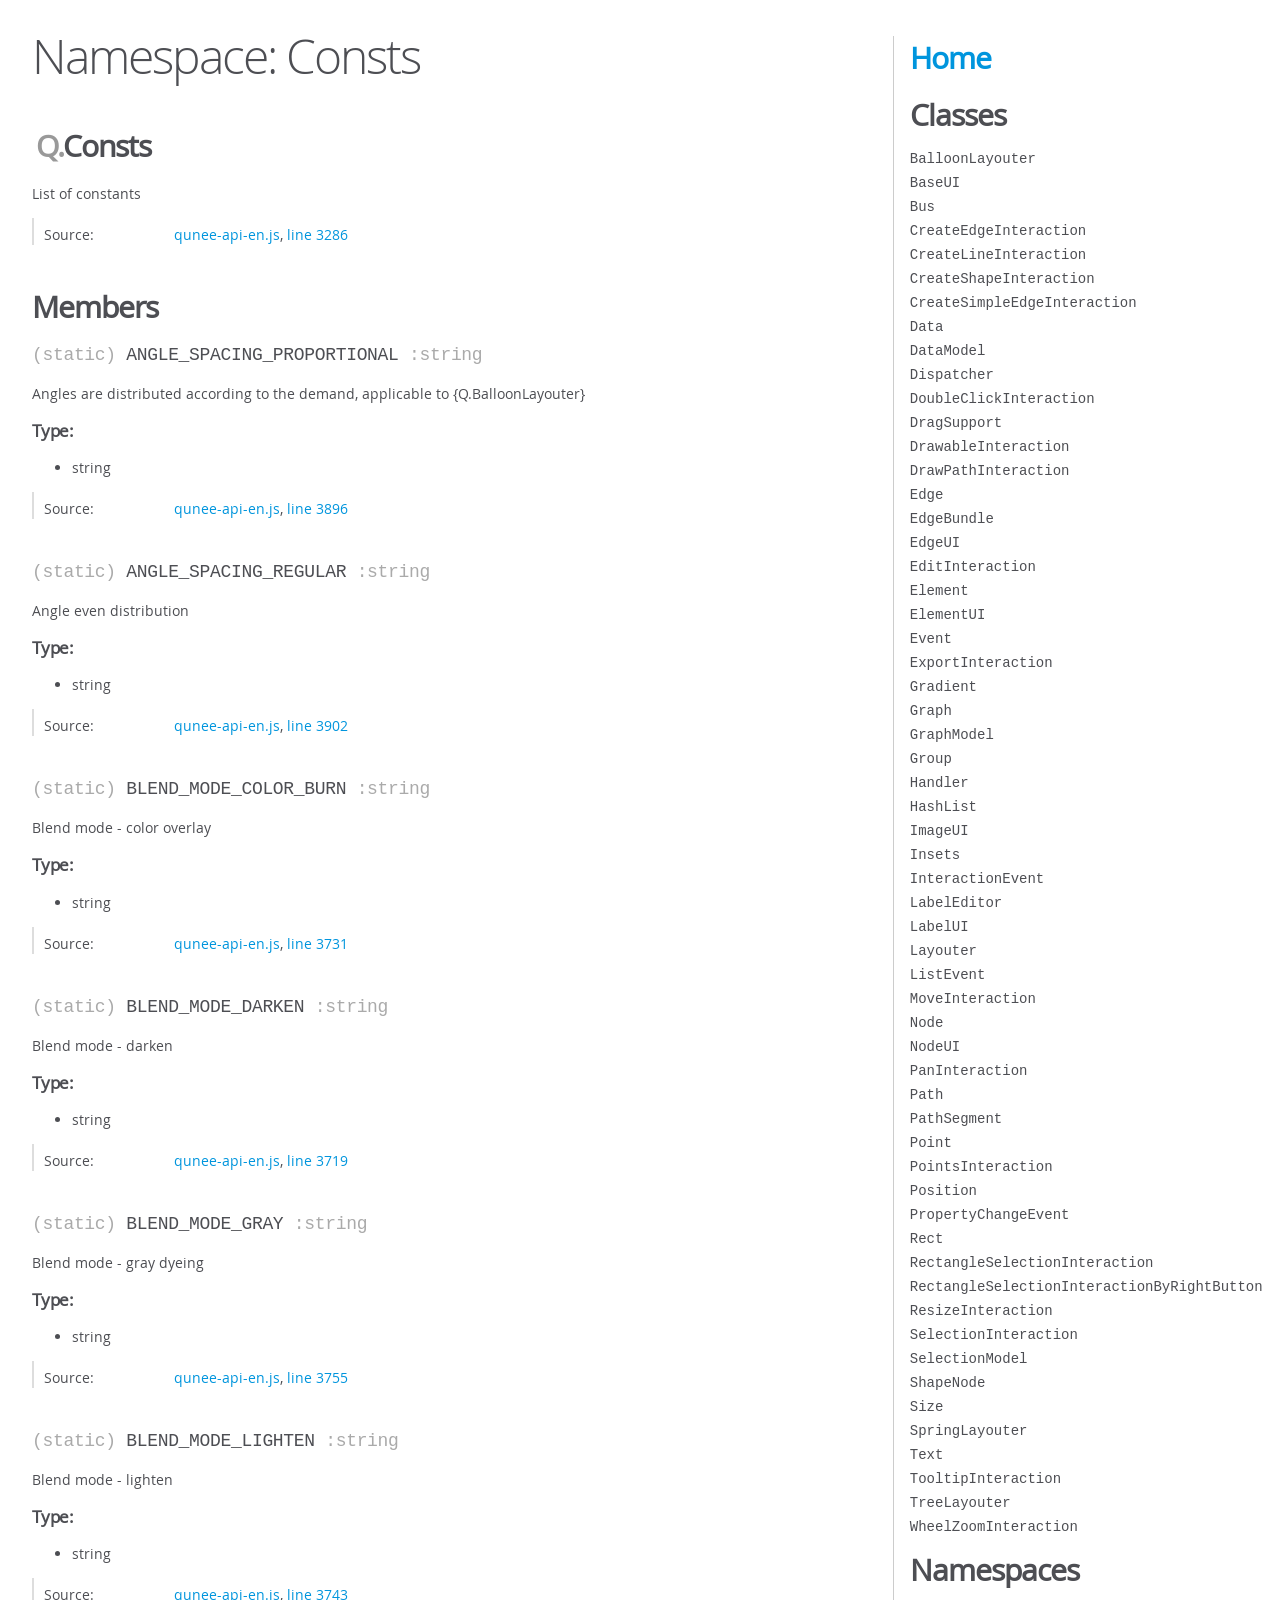
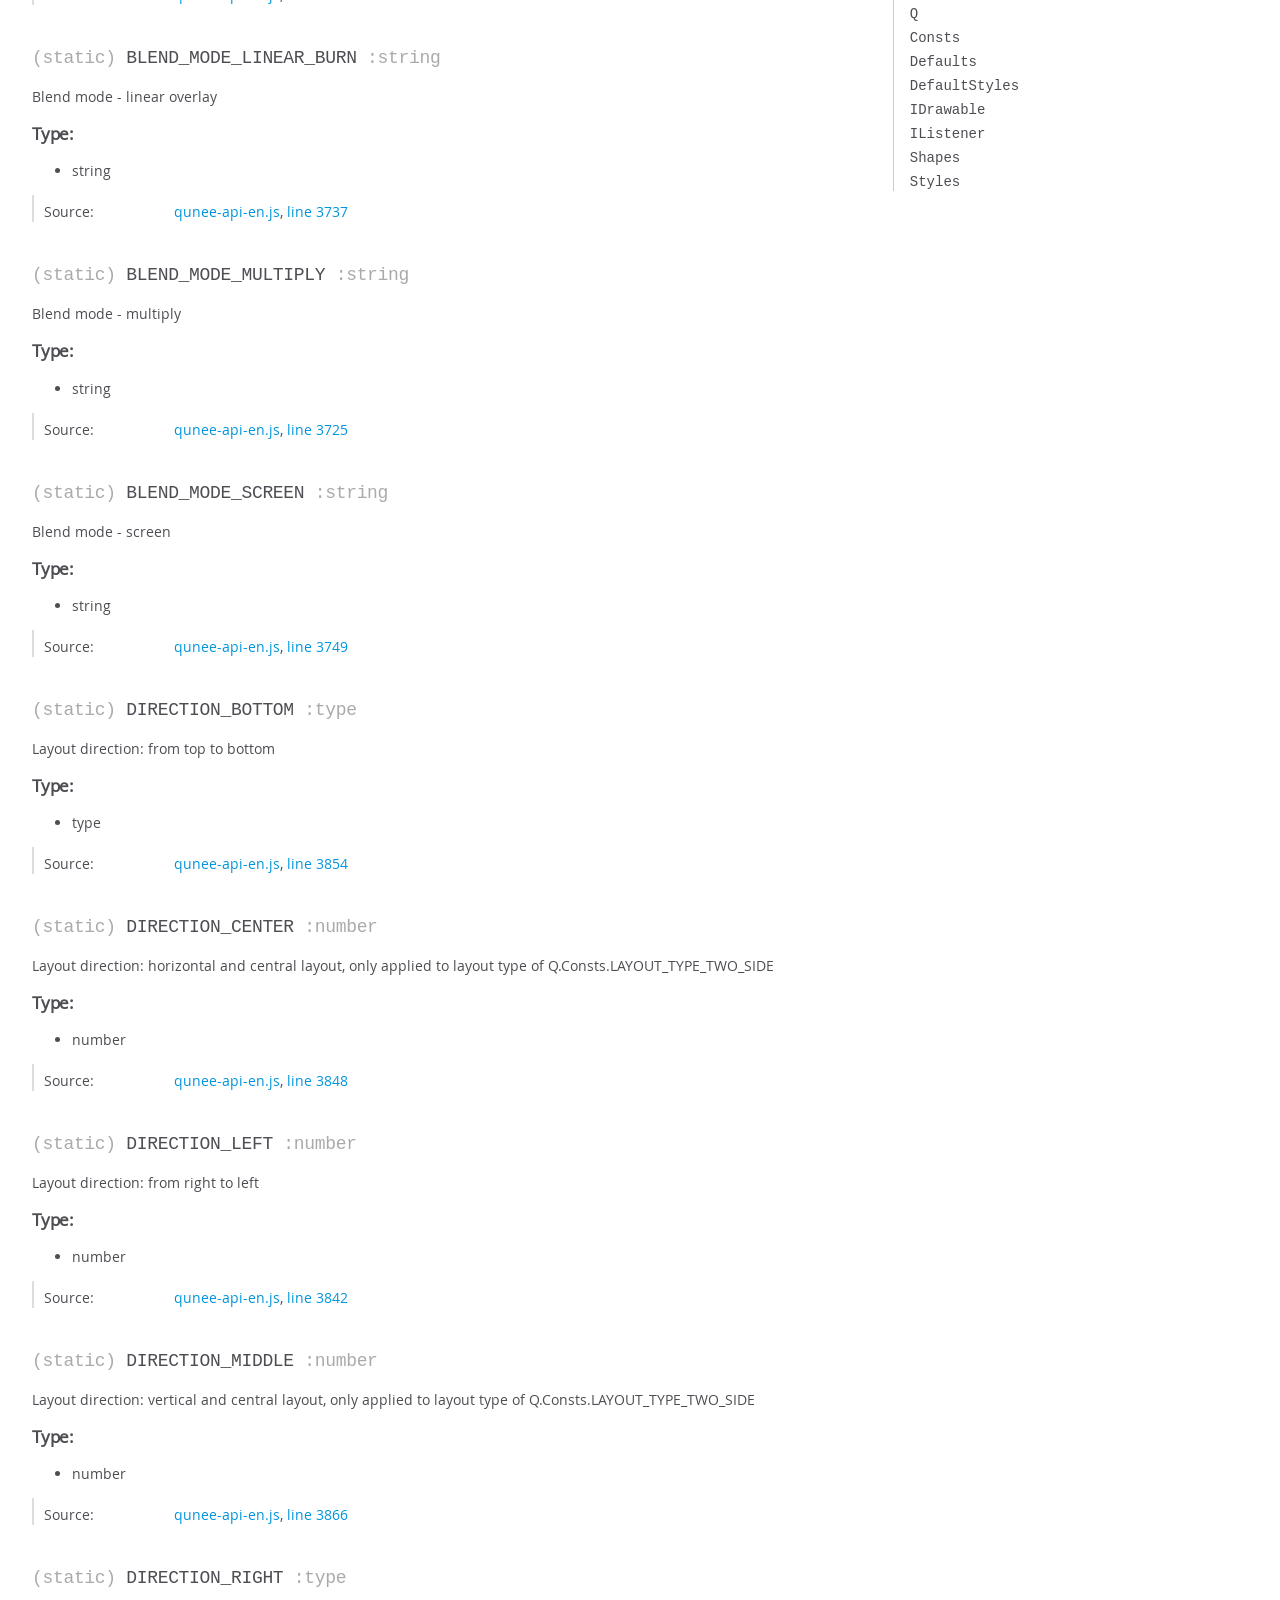
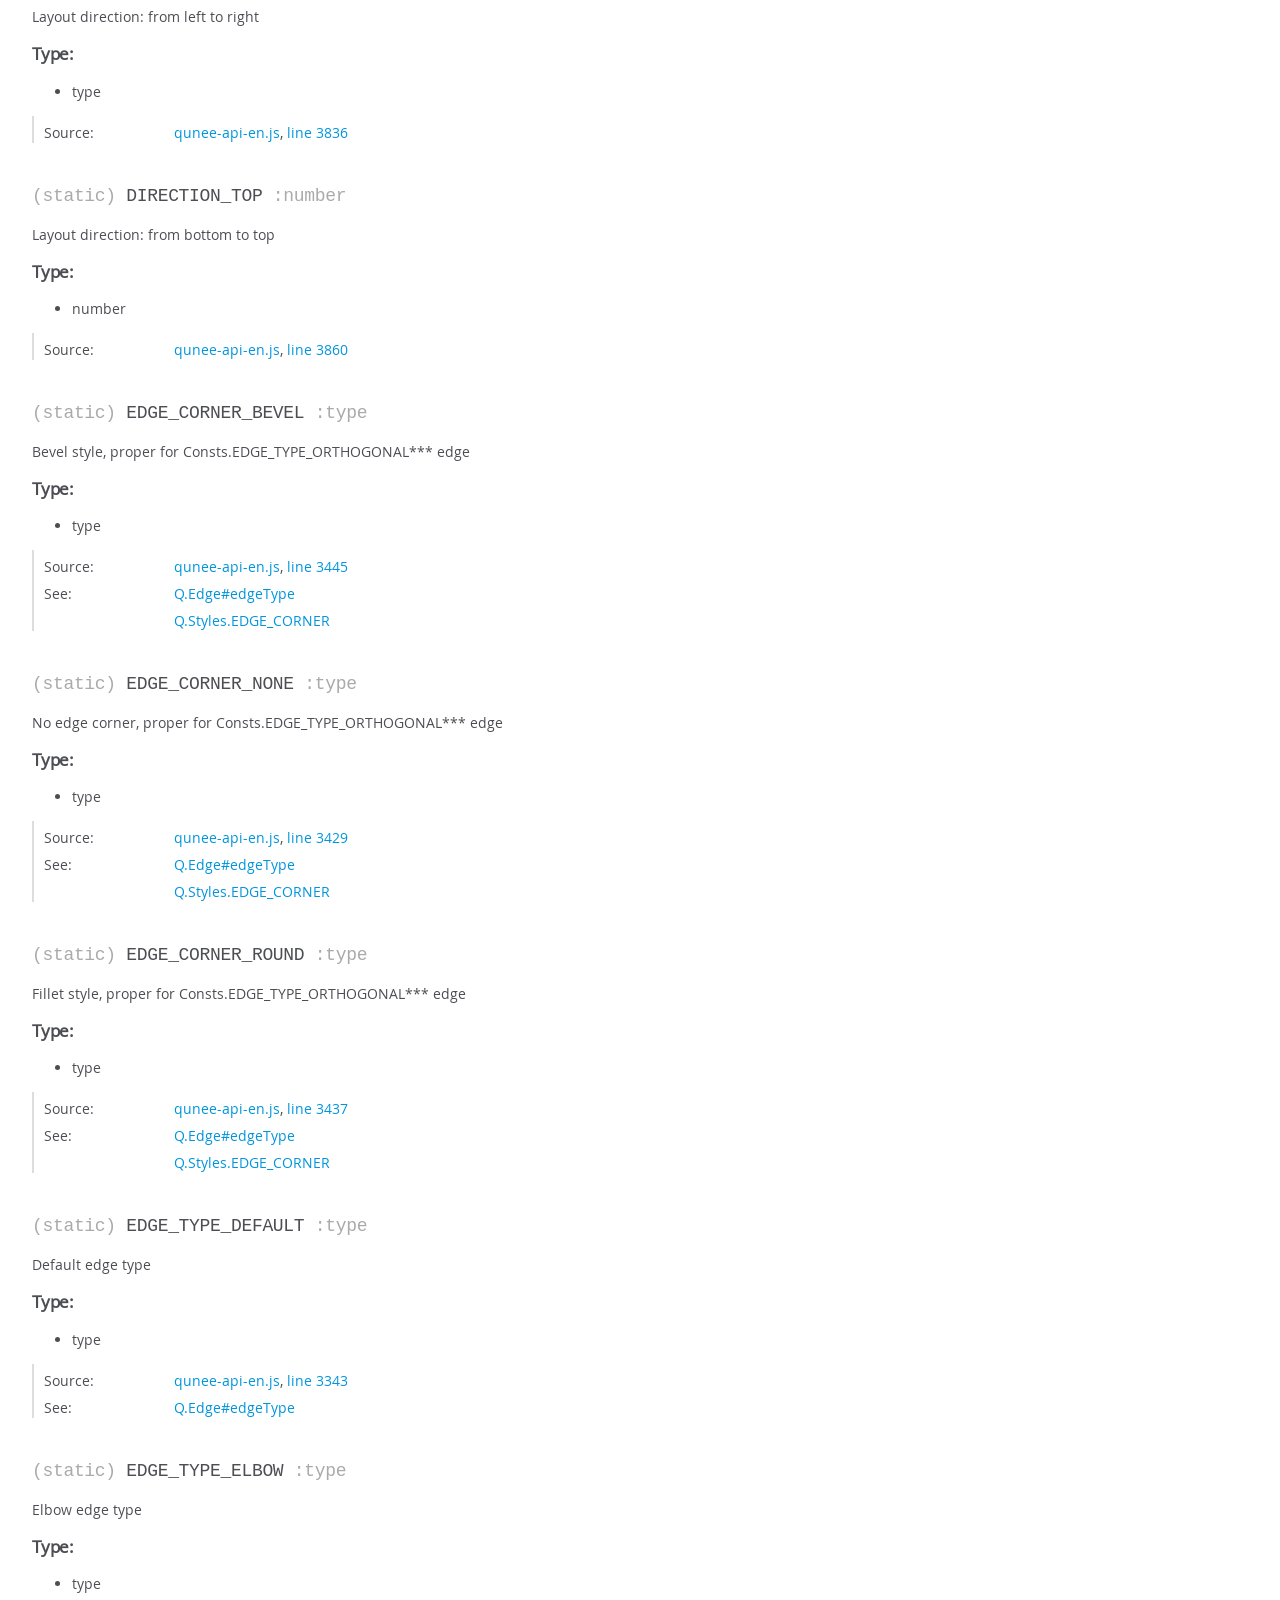
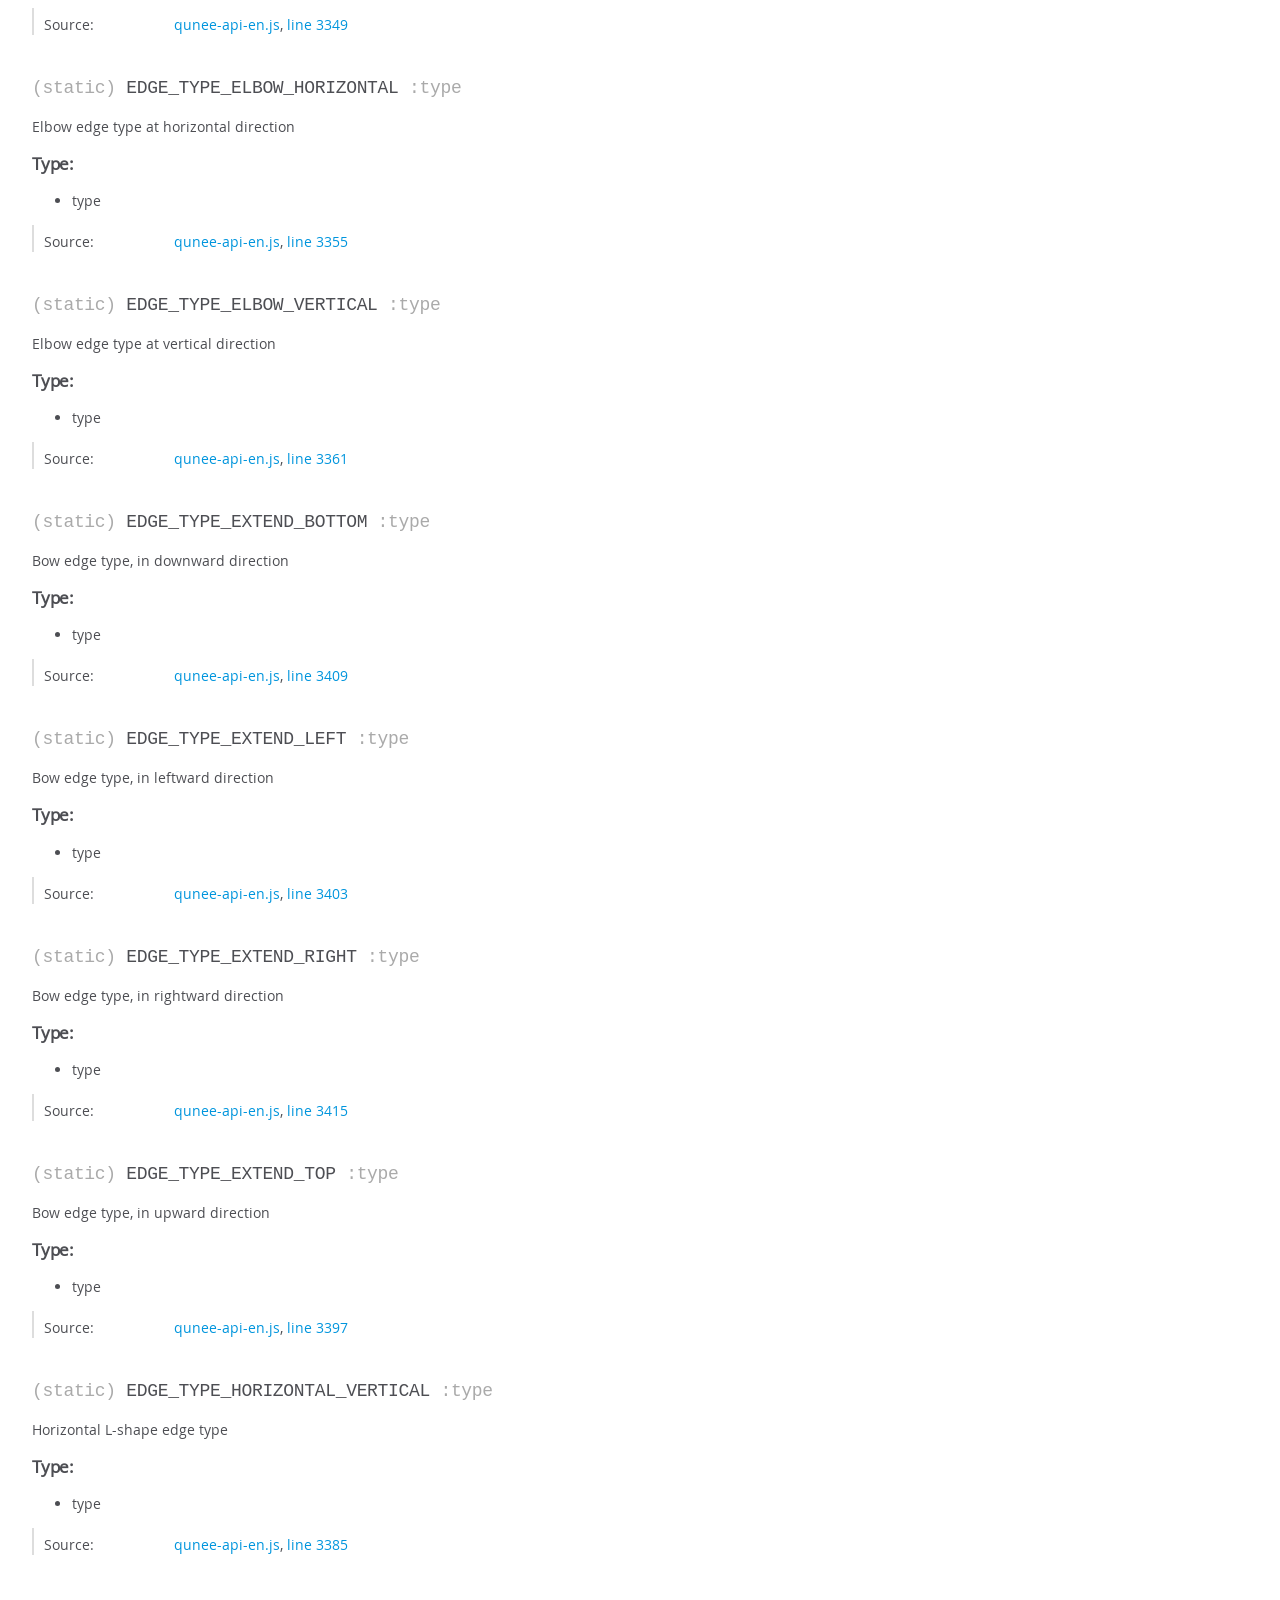
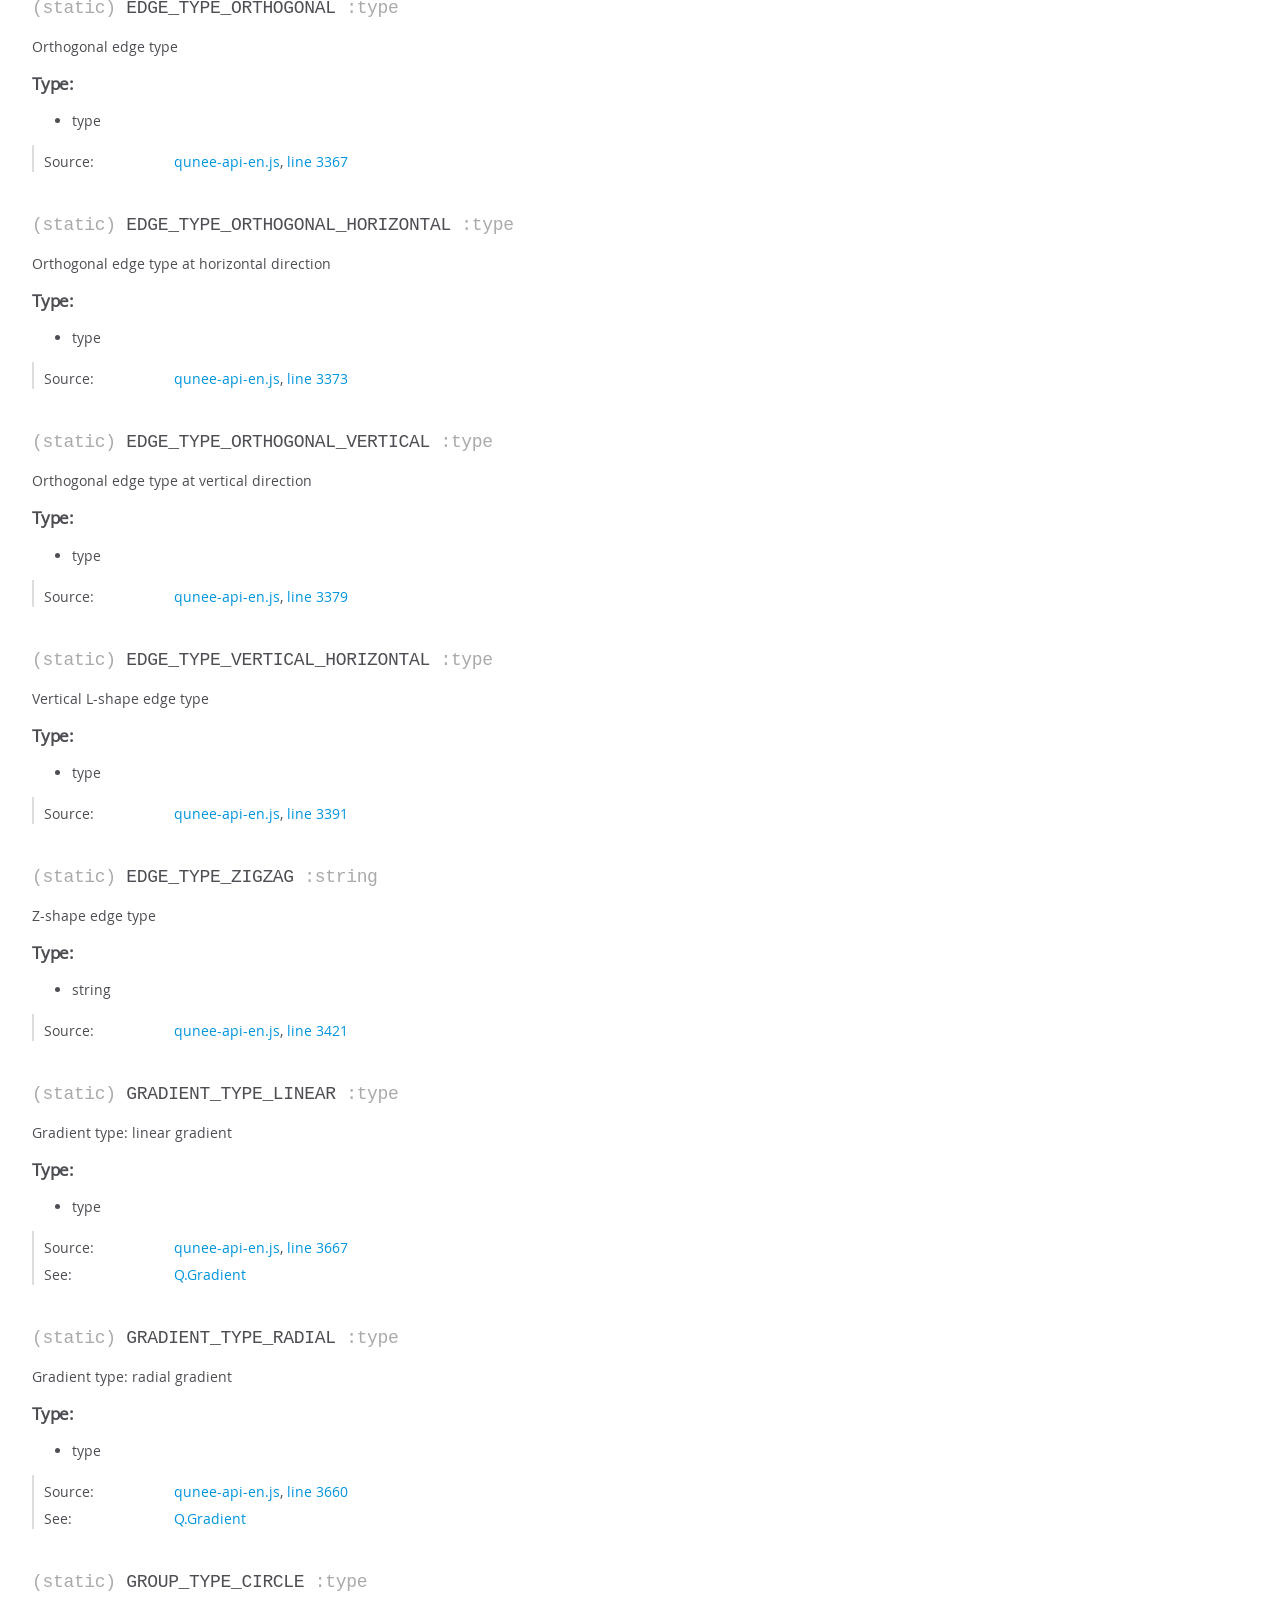
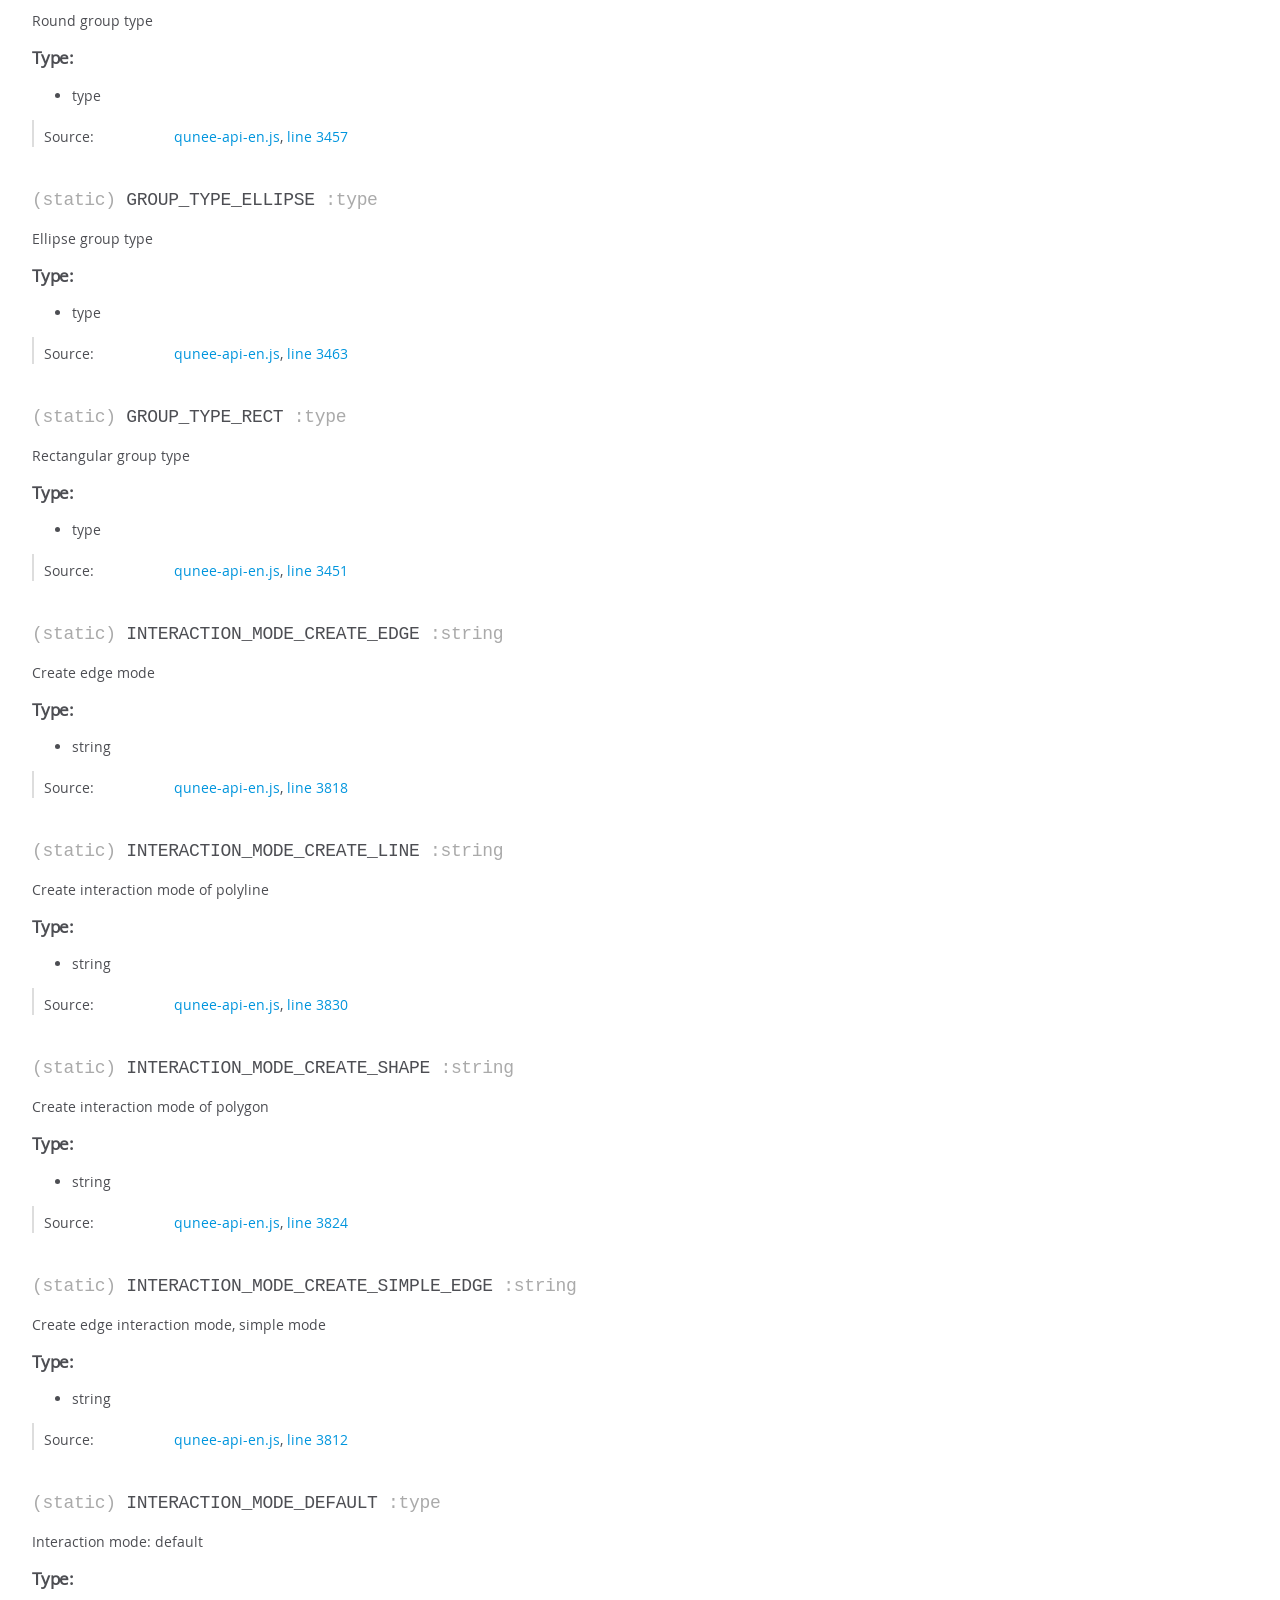
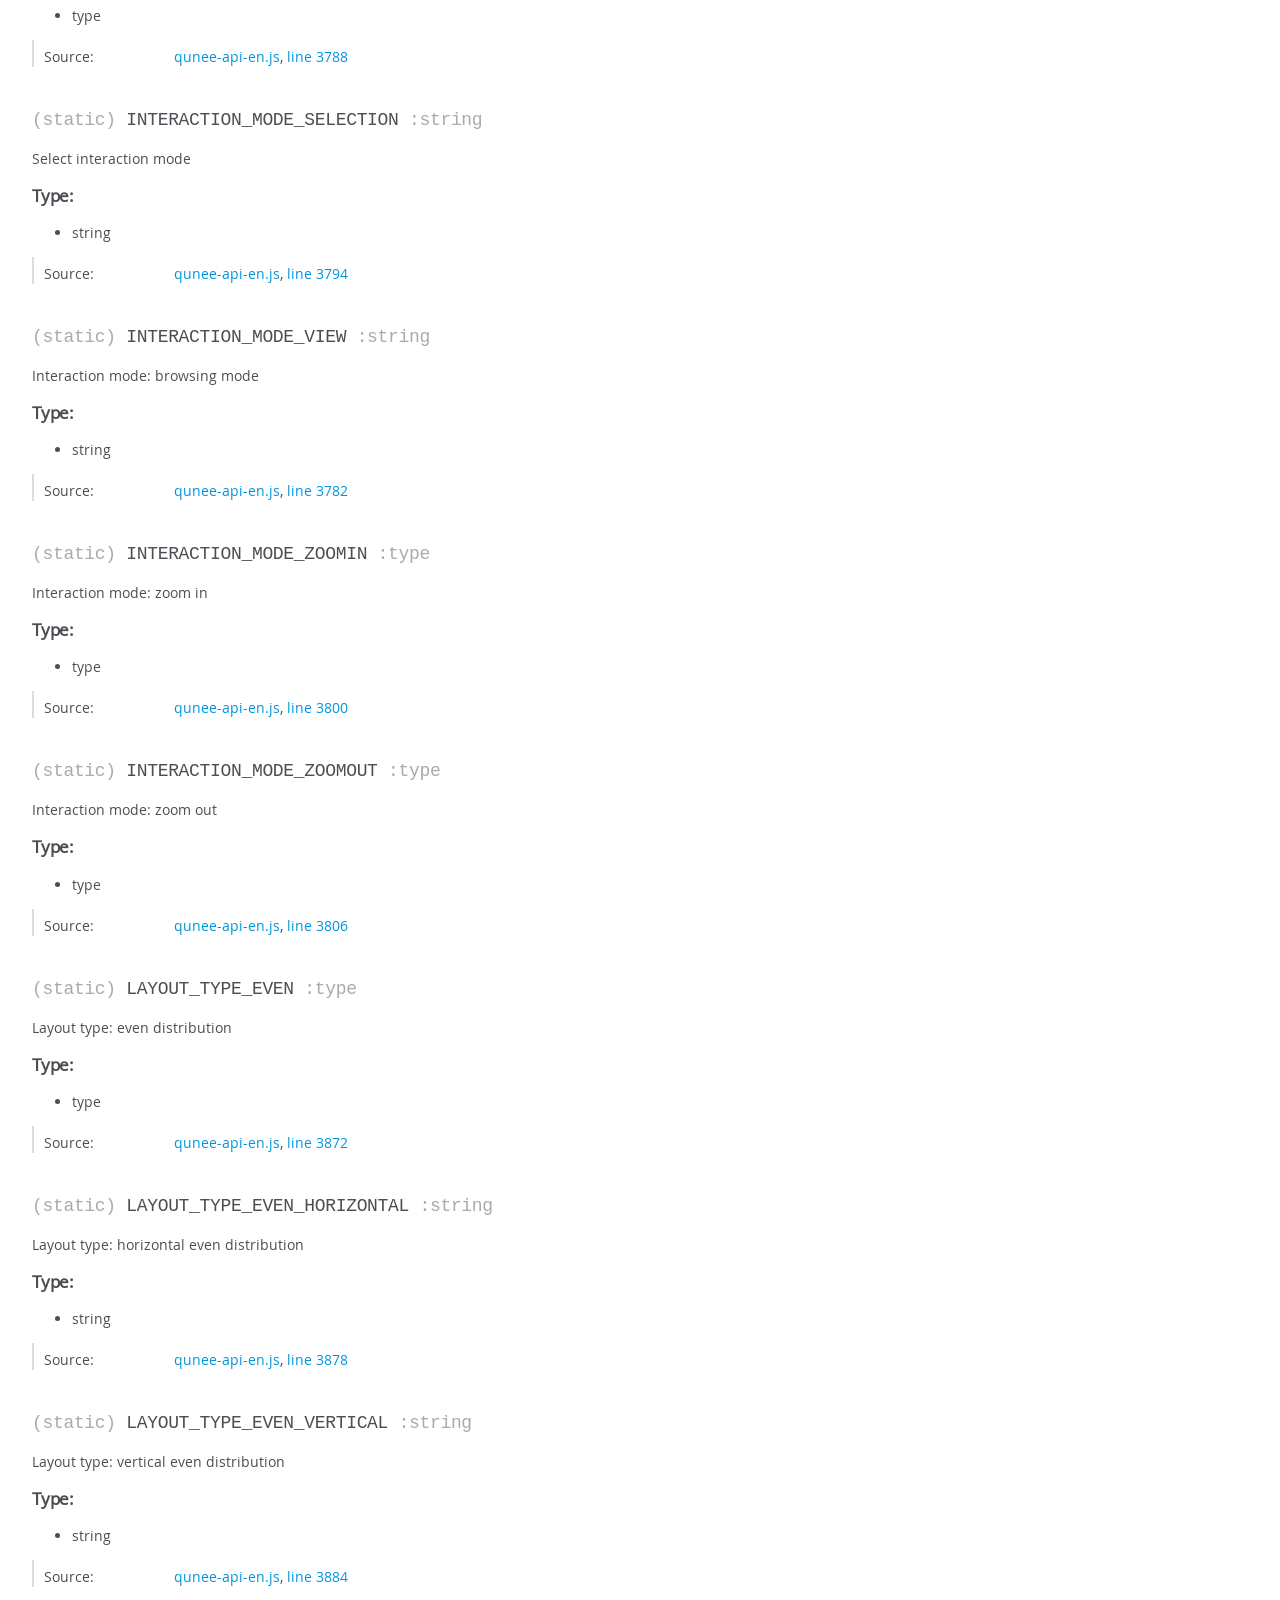
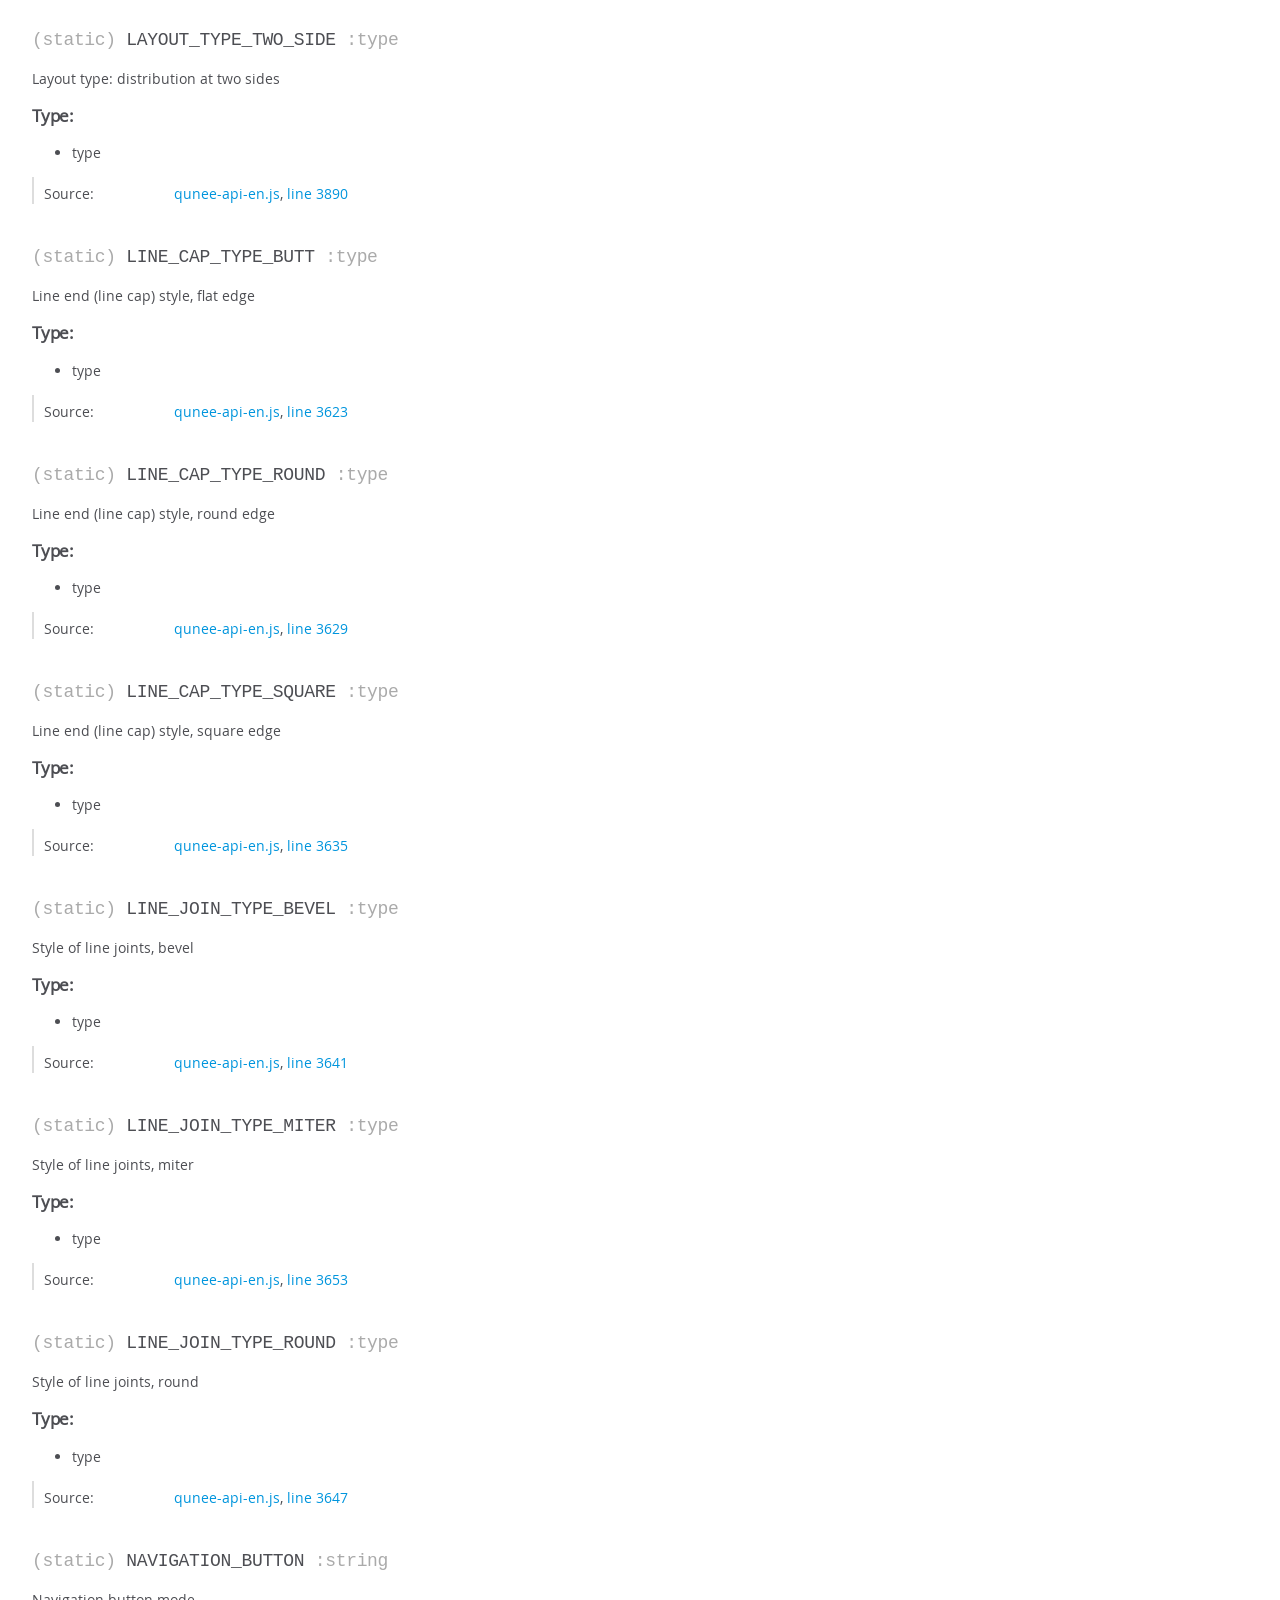
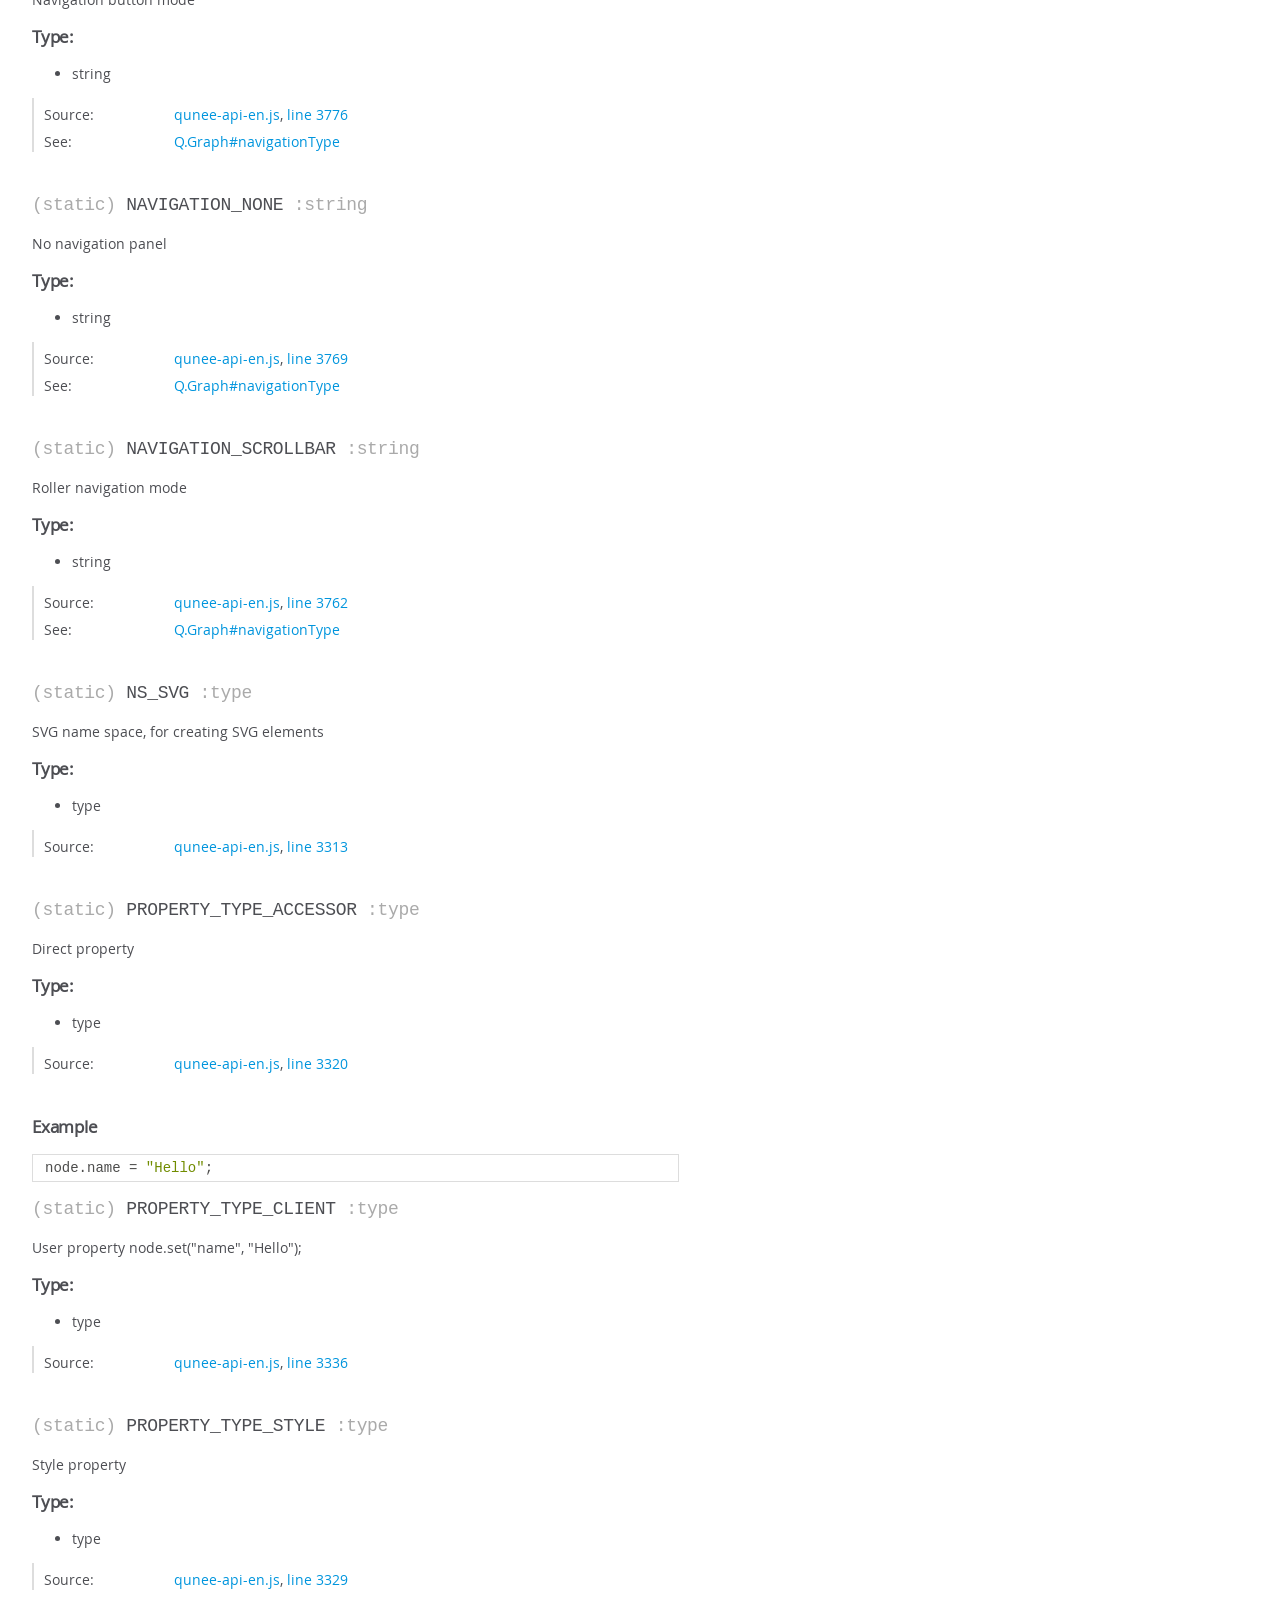
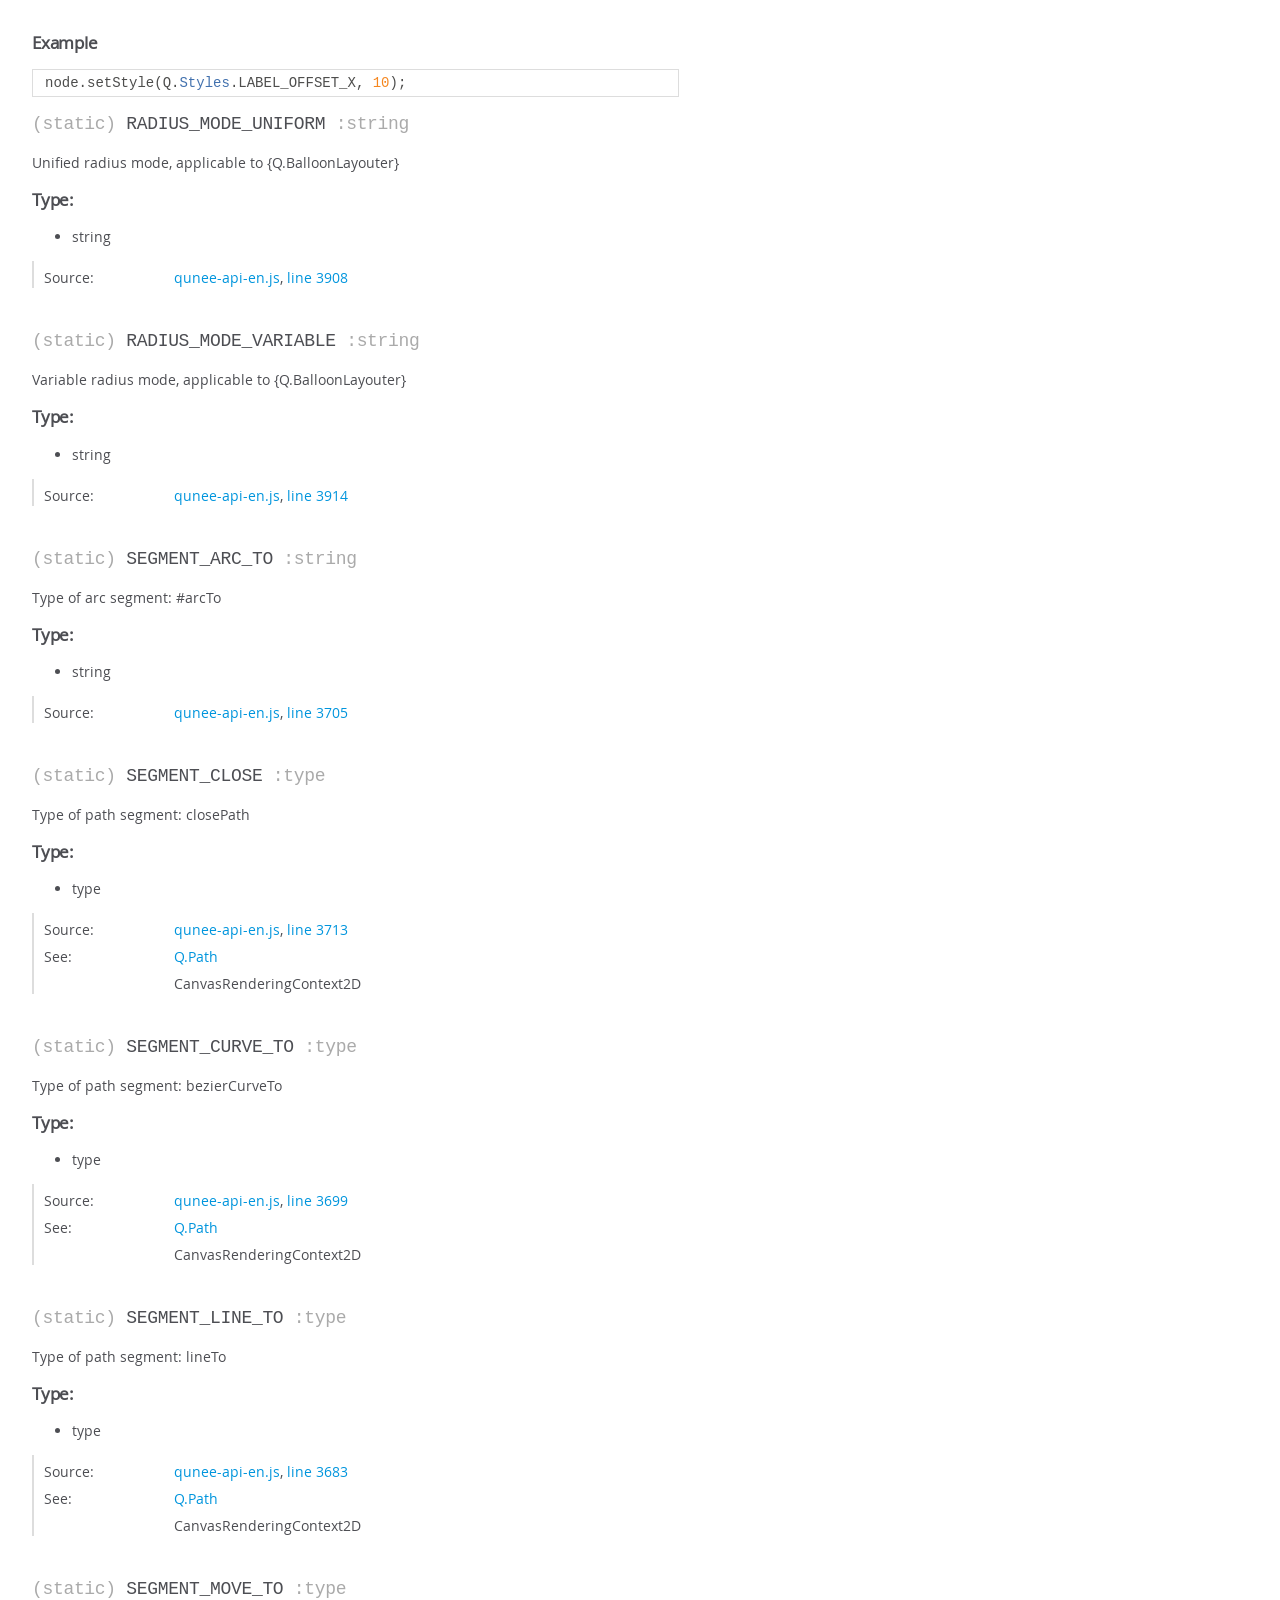
<file: jsdoc-en/Q.Consts.html>
<!DOCTYPE html>
<html lang="en">
<head>
    <meta charset="utf-8">
    <title>JSDoc: Namespace: Consts</title>

    <script src="scripts/prettify/prettify.js"> </script>
    <script src="scripts/prettify/lang-css.js"> </script>
    <!--[if lt IE 9]>
      <script src="//html5shiv.googlecode.com/svn/trunk/html5.js"></script>
    <![endif]-->
    <link type="text/css" rel="stylesheet" href="styles/prettify-tomorrow.css">
    <link type="text/css" rel="stylesheet" href="styles/jsdoc-default.css">
</head>

<body>

<div id="main">

    <h1 class="page-title">Namespace: Consts</h1>

    




<section>

<header>
    
        <h2>
            <span class="ancestors"><a href="Q.html">Q</a>.</span>Consts</h2>
        
    
</header>

<article>
    <div class="container-overview">
    
        
            <div class="description">List of constants</div>
        

        


<dl class="details">

    

    

    

    

    

    

    

    

    

    

    

    

    
    <dt class="tag-source">Source:</dt>
    <dd class="tag-source"><ul class="dummy"><li>
        <a href="qunee-api-en.js.html">qunee-api-en.js</a>, <a href="qunee-api-en.js.html#line3286">line 3286</a>
    </li></ul></dd>
    

    

    

    
</dl>


        
    
    </div>

    

    

    

     

    

    
        <h3 class="subsection-title">Members</h3>

        
            
<h4 class="name" id=".ANGLE_SPACING_PROPORTIONAL"><span class="type-signature">(static) </span>ANGLE_SPACING_PROPORTIONAL<span class="type-signature"> :string</span></h4>




<div class="description">
    Angles are distributed according to the demand, applicable to {Q.BalloonLayouter}
</div>



    <h5>Type:</h5>
    <ul>
        <li>
            
<span class="param-type">string</span>


        </li>
    </ul>





<dl class="details">

    

    

    

    

    

    

    

    

    

    

    

    

    
    <dt class="tag-source">Source:</dt>
    <dd class="tag-source"><ul class="dummy"><li>
        <a href="qunee-api-en.js.html">qunee-api-en.js</a>, <a href="qunee-api-en.js.html#line3896">line 3896</a>
    </li></ul></dd>
    

    

    

    
</dl>






        
            
<h4 class="name" id=".ANGLE_SPACING_REGULAR"><span class="type-signature">(static) </span>ANGLE_SPACING_REGULAR<span class="type-signature"> :string</span></h4>




<div class="description">
    Angle even distribution
</div>



    <h5>Type:</h5>
    <ul>
        <li>
            
<span class="param-type">string</span>


        </li>
    </ul>





<dl class="details">

    

    

    

    

    

    

    

    

    

    

    

    

    
    <dt class="tag-source">Source:</dt>
    <dd class="tag-source"><ul class="dummy"><li>
        <a href="qunee-api-en.js.html">qunee-api-en.js</a>, <a href="qunee-api-en.js.html#line3902">line 3902</a>
    </li></ul></dd>
    

    

    

    
</dl>






        
            
<h4 class="name" id=".BLEND_MODE_COLOR_BURN"><span class="type-signature">(static) </span>BLEND_MODE_COLOR_BURN<span class="type-signature"> :string</span></h4>




<div class="description">
    Blend mode - color overlay
</div>



    <h5>Type:</h5>
    <ul>
        <li>
            
<span class="param-type">string</span>


        </li>
    </ul>





<dl class="details">

    

    

    

    

    

    

    

    

    

    

    

    

    
    <dt class="tag-source">Source:</dt>
    <dd class="tag-source"><ul class="dummy"><li>
        <a href="qunee-api-en.js.html">qunee-api-en.js</a>, <a href="qunee-api-en.js.html#line3731">line 3731</a>
    </li></ul></dd>
    

    

    

    
</dl>






        
            
<h4 class="name" id=".BLEND_MODE_DARKEN"><span class="type-signature">(static) </span>BLEND_MODE_DARKEN<span class="type-signature"> :string</span></h4>




<div class="description">
    Blend mode - darken
</div>



    <h5>Type:</h5>
    <ul>
        <li>
            
<span class="param-type">string</span>


        </li>
    </ul>





<dl class="details">

    

    

    

    

    

    

    

    

    

    

    

    

    
    <dt class="tag-source">Source:</dt>
    <dd class="tag-source"><ul class="dummy"><li>
        <a href="qunee-api-en.js.html">qunee-api-en.js</a>, <a href="qunee-api-en.js.html#line3719">line 3719</a>
    </li></ul></dd>
    

    

    

    
</dl>






        
            
<h4 class="name" id=".BLEND_MODE_GRAY"><span class="type-signature">(static) </span>BLEND_MODE_GRAY<span class="type-signature"> :string</span></h4>




<div class="description">
    Blend mode - gray dyeing
</div>



    <h5>Type:</h5>
    <ul>
        <li>
            
<span class="param-type">string</span>


        </li>
    </ul>





<dl class="details">

    

    

    

    

    

    

    

    

    

    

    

    

    
    <dt class="tag-source">Source:</dt>
    <dd class="tag-source"><ul class="dummy"><li>
        <a href="qunee-api-en.js.html">qunee-api-en.js</a>, <a href="qunee-api-en.js.html#line3755">line 3755</a>
    </li></ul></dd>
    

    

    

    
</dl>






        
            
<h4 class="name" id=".BLEND_MODE_LIGHTEN"><span class="type-signature">(static) </span>BLEND_MODE_LIGHTEN<span class="type-signature"> :string</span></h4>




<div class="description">
    Blend mode - lighten
</div>



    <h5>Type:</h5>
    <ul>
        <li>
            
<span class="param-type">string</span>


        </li>
    </ul>





<dl class="details">

    

    

    

    

    

    

    

    

    

    

    

    

    
    <dt class="tag-source">Source:</dt>
    <dd class="tag-source"><ul class="dummy"><li>
        <a href="qunee-api-en.js.html">qunee-api-en.js</a>, <a href="qunee-api-en.js.html#line3743">line 3743</a>
    </li></ul></dd>
    

    

    

    
</dl>






        
            
<h4 class="name" id=".BLEND_MODE_LINEAR_BURN"><span class="type-signature">(static) </span>BLEND_MODE_LINEAR_BURN<span class="type-signature"> :string</span></h4>




<div class="description">
    Blend mode - linear overlay
</div>



    <h5>Type:</h5>
    <ul>
        <li>
            
<span class="param-type">string</span>


        </li>
    </ul>





<dl class="details">

    

    

    

    

    

    

    

    

    

    

    

    

    
    <dt class="tag-source">Source:</dt>
    <dd class="tag-source"><ul class="dummy"><li>
        <a href="qunee-api-en.js.html">qunee-api-en.js</a>, <a href="qunee-api-en.js.html#line3737">line 3737</a>
    </li></ul></dd>
    

    

    

    
</dl>






        
            
<h4 class="name" id=".BLEND_MODE_MULTIPLY"><span class="type-signature">(static) </span>BLEND_MODE_MULTIPLY<span class="type-signature"> :string</span></h4>




<div class="description">
    Blend mode - multiply
</div>



    <h5>Type:</h5>
    <ul>
        <li>
            
<span class="param-type">string</span>


        </li>
    </ul>





<dl class="details">

    

    

    

    

    

    

    

    

    

    

    

    

    
    <dt class="tag-source">Source:</dt>
    <dd class="tag-source"><ul class="dummy"><li>
        <a href="qunee-api-en.js.html">qunee-api-en.js</a>, <a href="qunee-api-en.js.html#line3725">line 3725</a>
    </li></ul></dd>
    

    

    

    
</dl>






        
            
<h4 class="name" id=".BLEND_MODE_SCREEN"><span class="type-signature">(static) </span>BLEND_MODE_SCREEN<span class="type-signature"> :string</span></h4>




<div class="description">
    Blend mode - screen
</div>



    <h5>Type:</h5>
    <ul>
        <li>
            
<span class="param-type">string</span>


        </li>
    </ul>





<dl class="details">

    

    

    

    

    

    

    

    

    

    

    

    

    
    <dt class="tag-source">Source:</dt>
    <dd class="tag-source"><ul class="dummy"><li>
        <a href="qunee-api-en.js.html">qunee-api-en.js</a>, <a href="qunee-api-en.js.html#line3749">line 3749</a>
    </li></ul></dd>
    

    

    

    
</dl>






        
            
<h4 class="name" id=".DIRECTION_BOTTOM"><span class="type-signature">(static) </span>DIRECTION_BOTTOM<span class="type-signature"> :type</span></h4>




<div class="description">
    Layout direction: from top to bottom
</div>



    <h5>Type:</h5>
    <ul>
        <li>
            
<span class="param-type">type</span>


        </li>
    </ul>





<dl class="details">

    

    

    

    

    

    

    

    

    

    

    

    

    
    <dt class="tag-source">Source:</dt>
    <dd class="tag-source"><ul class="dummy"><li>
        <a href="qunee-api-en.js.html">qunee-api-en.js</a>, <a href="qunee-api-en.js.html#line3854">line 3854</a>
    </li></ul></dd>
    

    

    

    
</dl>






        
            
<h4 class="name" id=".DIRECTION_CENTER"><span class="type-signature">(static) </span>DIRECTION_CENTER<span class="type-signature"> :number</span></h4>




<div class="description">
    Layout direction: horizontal and central layout, only applied to layout type of Q.Consts.LAYOUT_TYPE_TWO_SIDE
</div>



    <h5>Type:</h5>
    <ul>
        <li>
            
<span class="param-type">number</span>


        </li>
    </ul>





<dl class="details">

    

    

    

    

    

    

    

    

    

    

    

    

    
    <dt class="tag-source">Source:</dt>
    <dd class="tag-source"><ul class="dummy"><li>
        <a href="qunee-api-en.js.html">qunee-api-en.js</a>, <a href="qunee-api-en.js.html#line3848">line 3848</a>
    </li></ul></dd>
    

    

    

    
</dl>






        
            
<h4 class="name" id=".DIRECTION_LEFT"><span class="type-signature">(static) </span>DIRECTION_LEFT<span class="type-signature"> :number</span></h4>




<div class="description">
    Layout direction: from right to left
</div>



    <h5>Type:</h5>
    <ul>
        <li>
            
<span class="param-type">number</span>


        </li>
    </ul>





<dl class="details">

    

    

    

    

    

    

    

    

    

    

    

    

    
    <dt class="tag-source">Source:</dt>
    <dd class="tag-source"><ul class="dummy"><li>
        <a href="qunee-api-en.js.html">qunee-api-en.js</a>, <a href="qunee-api-en.js.html#line3842">line 3842</a>
    </li></ul></dd>
    

    

    

    
</dl>






        
            
<h4 class="name" id=".DIRECTION_MIDDLE"><span class="type-signature">(static) </span>DIRECTION_MIDDLE<span class="type-signature"> :number</span></h4>




<div class="description">
    Layout direction: vertical and central layout, only applied to layout type of Q.Consts.LAYOUT_TYPE_TWO_SIDE
</div>



    <h5>Type:</h5>
    <ul>
        <li>
            
<span class="param-type">number</span>


        </li>
    </ul>





<dl class="details">

    

    

    

    

    

    

    

    

    

    

    

    

    
    <dt class="tag-source">Source:</dt>
    <dd class="tag-source"><ul class="dummy"><li>
        <a href="qunee-api-en.js.html">qunee-api-en.js</a>, <a href="qunee-api-en.js.html#line3866">line 3866</a>
    </li></ul></dd>
    

    

    

    
</dl>






        
            
<h4 class="name" id=".DIRECTION_RIGHT"><span class="type-signature">(static) </span>DIRECTION_RIGHT<span class="type-signature"> :type</span></h4>




<div class="description">
    Layout direction: from left to right
</div>



    <h5>Type:</h5>
    <ul>
        <li>
            
<span class="param-type">type</span>


        </li>
    </ul>





<dl class="details">

    

    

    

    

    

    

    

    

    

    

    

    

    
    <dt class="tag-source">Source:</dt>
    <dd class="tag-source"><ul class="dummy"><li>
        <a href="qunee-api-en.js.html">qunee-api-en.js</a>, <a href="qunee-api-en.js.html#line3836">line 3836</a>
    </li></ul></dd>
    

    

    

    
</dl>






        
            
<h4 class="name" id=".DIRECTION_TOP"><span class="type-signature">(static) </span>DIRECTION_TOP<span class="type-signature"> :number</span></h4>




<div class="description">
    Layout direction: from bottom to top
</div>



    <h5>Type:</h5>
    <ul>
        <li>
            
<span class="param-type">number</span>


        </li>
    </ul>





<dl class="details">

    

    

    

    

    

    

    

    

    

    

    

    

    
    <dt class="tag-source">Source:</dt>
    <dd class="tag-source"><ul class="dummy"><li>
        <a href="qunee-api-en.js.html">qunee-api-en.js</a>, <a href="qunee-api-en.js.html#line3860">line 3860</a>
    </li></ul></dd>
    

    

    

    
</dl>






        
            
<h4 class="name" id=".EDGE_CORNER_BEVEL"><span class="type-signature">(static) </span>EDGE_CORNER_BEVEL<span class="type-signature"> :type</span></h4>




<div class="description">
    Bevel style, proper for Consts.EDGE_TYPE_ORTHOGONAL*** edge
</div>



    <h5>Type:</h5>
    <ul>
        <li>
            
<span class="param-type">type</span>


        </li>
    </ul>





<dl class="details">

    

    

    

    

    

    

    

    

    

    

    

    

    
    <dt class="tag-source">Source:</dt>
    <dd class="tag-source"><ul class="dummy"><li>
        <a href="qunee-api-en.js.html">qunee-api-en.js</a>, <a href="qunee-api-en.js.html#line3445">line 3445</a>
    </li></ul></dd>
    

    

    
    <dt class="tag-see">See:</dt>
    <dd class="tag-see">
        <ul>
            <li><a href="Q.Edge.html#edgeType">Q.Edge#edgeType</a></li>
        
            <li><a href="Q.Styles.html#.EDGE_CORNER">Q.Styles.EDGE_CORNER</a></li>
        </ul>
    </dd>
    

    
</dl>






        
            
<h4 class="name" id=".EDGE_CORNER_NONE"><span class="type-signature">(static) </span>EDGE_CORNER_NONE<span class="type-signature"> :type</span></h4>




<div class="description">
    No edge corner, proper for Consts.EDGE_TYPE_ORTHOGONAL*** edge
</div>



    <h5>Type:</h5>
    <ul>
        <li>
            
<span class="param-type">type</span>


        </li>
    </ul>





<dl class="details">

    

    

    

    

    

    

    

    

    

    

    

    

    
    <dt class="tag-source">Source:</dt>
    <dd class="tag-source"><ul class="dummy"><li>
        <a href="qunee-api-en.js.html">qunee-api-en.js</a>, <a href="qunee-api-en.js.html#line3429">line 3429</a>
    </li></ul></dd>
    

    

    
    <dt class="tag-see">See:</dt>
    <dd class="tag-see">
        <ul>
            <li><a href="Q.Edge.html#edgeType">Q.Edge#edgeType</a></li>
        
            <li><a href="Q.Styles.html#.EDGE_CORNER">Q.Styles.EDGE_CORNER</a></li>
        </ul>
    </dd>
    

    
</dl>






        
            
<h4 class="name" id=".EDGE_CORNER_ROUND"><span class="type-signature">(static) </span>EDGE_CORNER_ROUND<span class="type-signature"> :type</span></h4>




<div class="description">
    Fillet style, proper for Consts.EDGE_TYPE_ORTHOGONAL*** edge
</div>



    <h5>Type:</h5>
    <ul>
        <li>
            
<span class="param-type">type</span>


        </li>
    </ul>





<dl class="details">

    

    

    

    

    

    

    

    

    

    

    

    

    
    <dt class="tag-source">Source:</dt>
    <dd class="tag-source"><ul class="dummy"><li>
        <a href="qunee-api-en.js.html">qunee-api-en.js</a>, <a href="qunee-api-en.js.html#line3437">line 3437</a>
    </li></ul></dd>
    

    

    
    <dt class="tag-see">See:</dt>
    <dd class="tag-see">
        <ul>
            <li><a href="Q.Edge.html#edgeType">Q.Edge#edgeType</a></li>
        
            <li><a href="Q.Styles.html#.EDGE_CORNER">Q.Styles.EDGE_CORNER</a></li>
        </ul>
    </dd>
    

    
</dl>






        
            
<h4 class="name" id=".EDGE_TYPE_DEFAULT"><span class="type-signature">(static) </span>EDGE_TYPE_DEFAULT<span class="type-signature"> :type</span></h4>




<div class="description">
    Default edge type
</div>



    <h5>Type:</h5>
    <ul>
        <li>
            
<span class="param-type">type</span>


        </li>
    </ul>





<dl class="details">

    

    

    

    

    

    

    

    

    

    

    

    

    
    <dt class="tag-source">Source:</dt>
    <dd class="tag-source"><ul class="dummy"><li>
        <a href="qunee-api-en.js.html">qunee-api-en.js</a>, <a href="qunee-api-en.js.html#line3343">line 3343</a>
    </li></ul></dd>
    

    

    
    <dt class="tag-see">See:</dt>
    <dd class="tag-see">
        <ul>
            <li><a href="Q.Edge.html#edgeType">Q.Edge#edgeType</a></li>
        </ul>
    </dd>
    

    
</dl>






        
            
<h4 class="name" id=".EDGE_TYPE_ELBOW"><span class="type-signature">(static) </span>EDGE_TYPE_ELBOW<span class="type-signature"> :type</span></h4>




<div class="description">
    Elbow edge type
</div>



    <h5>Type:</h5>
    <ul>
        <li>
            
<span class="param-type">type</span>


        </li>
    </ul>





<dl class="details">

    

    

    

    

    

    

    

    

    

    

    

    

    
    <dt class="tag-source">Source:</dt>
    <dd class="tag-source"><ul class="dummy"><li>
        <a href="qunee-api-en.js.html">qunee-api-en.js</a>, <a href="qunee-api-en.js.html#line3349">line 3349</a>
    </li></ul></dd>
    

    

    

    
</dl>






        
            
<h4 class="name" id=".EDGE_TYPE_ELBOW_HORIZONTAL"><span class="type-signature">(static) </span>EDGE_TYPE_ELBOW_HORIZONTAL<span class="type-signature"> :type</span></h4>




<div class="description">
    Elbow edge type at horizontal direction
</div>



    <h5>Type:</h5>
    <ul>
        <li>
            
<span class="param-type">type</span>


        </li>
    </ul>





<dl class="details">

    

    

    

    

    

    

    

    

    

    

    

    

    
    <dt class="tag-source">Source:</dt>
    <dd class="tag-source"><ul class="dummy"><li>
        <a href="qunee-api-en.js.html">qunee-api-en.js</a>, <a href="qunee-api-en.js.html#line3355">line 3355</a>
    </li></ul></dd>
    

    

    

    
</dl>






        
            
<h4 class="name" id=".EDGE_TYPE_ELBOW_VERTICAL"><span class="type-signature">(static) </span>EDGE_TYPE_ELBOW_VERTICAL<span class="type-signature"> :type</span></h4>




<div class="description">
    Elbow edge type at vertical direction
</div>



    <h5>Type:</h5>
    <ul>
        <li>
            
<span class="param-type">type</span>


        </li>
    </ul>





<dl class="details">

    

    

    

    

    

    

    

    

    

    

    

    

    
    <dt class="tag-source">Source:</dt>
    <dd class="tag-source"><ul class="dummy"><li>
        <a href="qunee-api-en.js.html">qunee-api-en.js</a>, <a href="qunee-api-en.js.html#line3361">line 3361</a>
    </li></ul></dd>
    

    

    

    
</dl>






        
            
<h4 class="name" id=".EDGE_TYPE_EXTEND_BOTTOM"><span class="type-signature">(static) </span>EDGE_TYPE_EXTEND_BOTTOM<span class="type-signature"> :type</span></h4>




<div class="description">
    Bow edge type, in downward direction
</div>



    <h5>Type:</h5>
    <ul>
        <li>
            
<span class="param-type">type</span>


        </li>
    </ul>





<dl class="details">

    

    

    

    

    

    

    

    

    

    

    

    

    
    <dt class="tag-source">Source:</dt>
    <dd class="tag-source"><ul class="dummy"><li>
        <a href="qunee-api-en.js.html">qunee-api-en.js</a>, <a href="qunee-api-en.js.html#line3409">line 3409</a>
    </li></ul></dd>
    

    

    

    
</dl>






        
            
<h4 class="name" id=".EDGE_TYPE_EXTEND_LEFT"><span class="type-signature">(static) </span>EDGE_TYPE_EXTEND_LEFT<span class="type-signature"> :type</span></h4>




<div class="description">
    Bow edge type, in leftward direction
</div>



    <h5>Type:</h5>
    <ul>
        <li>
            
<span class="param-type">type</span>


        </li>
    </ul>





<dl class="details">

    

    

    

    

    

    

    

    

    

    

    

    

    
    <dt class="tag-source">Source:</dt>
    <dd class="tag-source"><ul class="dummy"><li>
        <a href="qunee-api-en.js.html">qunee-api-en.js</a>, <a href="qunee-api-en.js.html#line3403">line 3403</a>
    </li></ul></dd>
    

    

    

    
</dl>






        
            
<h4 class="name" id=".EDGE_TYPE_EXTEND_RIGHT"><span class="type-signature">(static) </span>EDGE_TYPE_EXTEND_RIGHT<span class="type-signature"> :type</span></h4>




<div class="description">
    Bow edge type, in rightward direction
</div>



    <h5>Type:</h5>
    <ul>
        <li>
            
<span class="param-type">type</span>


        </li>
    </ul>





<dl class="details">

    

    

    

    

    

    

    

    

    

    

    

    

    
    <dt class="tag-source">Source:</dt>
    <dd class="tag-source"><ul class="dummy"><li>
        <a href="qunee-api-en.js.html">qunee-api-en.js</a>, <a href="qunee-api-en.js.html#line3415">line 3415</a>
    </li></ul></dd>
    

    

    

    
</dl>






        
            
<h4 class="name" id=".EDGE_TYPE_EXTEND_TOP"><span class="type-signature">(static) </span>EDGE_TYPE_EXTEND_TOP<span class="type-signature"> :type</span></h4>




<div class="description">
    Bow edge type, in upward direction
</div>



    <h5>Type:</h5>
    <ul>
        <li>
            
<span class="param-type">type</span>


        </li>
    </ul>





<dl class="details">

    

    

    

    

    

    

    

    

    

    

    

    

    
    <dt class="tag-source">Source:</dt>
    <dd class="tag-source"><ul class="dummy"><li>
        <a href="qunee-api-en.js.html">qunee-api-en.js</a>, <a href="qunee-api-en.js.html#line3397">line 3397</a>
    </li></ul></dd>
    

    

    

    
</dl>






        
            
<h4 class="name" id=".EDGE_TYPE_HORIZONTAL_VERTICAL"><span class="type-signature">(static) </span>EDGE_TYPE_HORIZONTAL_VERTICAL<span class="type-signature"> :type</span></h4>




<div class="description">
    Horizontal L-shape edge type
</div>



    <h5>Type:</h5>
    <ul>
        <li>
            
<span class="param-type">type</span>


        </li>
    </ul>





<dl class="details">

    

    

    

    

    

    

    

    

    

    

    

    

    
    <dt class="tag-source">Source:</dt>
    <dd class="tag-source"><ul class="dummy"><li>
        <a href="qunee-api-en.js.html">qunee-api-en.js</a>, <a href="qunee-api-en.js.html#line3385">line 3385</a>
    </li></ul></dd>
    

    

    

    
</dl>






        
            
<h4 class="name" id=".EDGE_TYPE_ORTHOGONAL"><span class="type-signature">(static) </span>EDGE_TYPE_ORTHOGONAL<span class="type-signature"> :type</span></h4>




<div class="description">
    Orthogonal edge type
</div>



    <h5>Type:</h5>
    <ul>
        <li>
            
<span class="param-type">type</span>


        </li>
    </ul>





<dl class="details">

    

    

    

    

    

    

    

    

    

    

    

    

    
    <dt class="tag-source">Source:</dt>
    <dd class="tag-source"><ul class="dummy"><li>
        <a href="qunee-api-en.js.html">qunee-api-en.js</a>, <a href="qunee-api-en.js.html#line3367">line 3367</a>
    </li></ul></dd>
    

    

    

    
</dl>






        
            
<h4 class="name" id=".EDGE_TYPE_ORTHOGONAL_HORIZONTAL"><span class="type-signature">(static) </span>EDGE_TYPE_ORTHOGONAL_HORIZONTAL<span class="type-signature"> :type</span></h4>




<div class="description">
    Orthogonal edge type at horizontal direction
</div>



    <h5>Type:</h5>
    <ul>
        <li>
            
<span class="param-type">type</span>


        </li>
    </ul>





<dl class="details">

    

    

    

    

    

    

    

    

    

    

    

    

    
    <dt class="tag-source">Source:</dt>
    <dd class="tag-source"><ul class="dummy"><li>
        <a href="qunee-api-en.js.html">qunee-api-en.js</a>, <a href="qunee-api-en.js.html#line3373">line 3373</a>
    </li></ul></dd>
    

    

    

    
</dl>






        
            
<h4 class="name" id=".EDGE_TYPE_ORTHOGONAL_VERTICAL"><span class="type-signature">(static) </span>EDGE_TYPE_ORTHOGONAL_VERTICAL<span class="type-signature"> :type</span></h4>




<div class="description">
    Orthogonal edge type at vertical direction
</div>



    <h5>Type:</h5>
    <ul>
        <li>
            
<span class="param-type">type</span>


        </li>
    </ul>





<dl class="details">

    

    

    

    

    

    

    

    

    

    

    

    

    
    <dt class="tag-source">Source:</dt>
    <dd class="tag-source"><ul class="dummy"><li>
        <a href="qunee-api-en.js.html">qunee-api-en.js</a>, <a href="qunee-api-en.js.html#line3379">line 3379</a>
    </li></ul></dd>
    

    

    

    
</dl>






        
            
<h4 class="name" id=".EDGE_TYPE_VERTICAL_HORIZONTAL"><span class="type-signature">(static) </span>EDGE_TYPE_VERTICAL_HORIZONTAL<span class="type-signature"> :type</span></h4>




<div class="description">
    Vertical L-shape edge type
</div>



    <h5>Type:</h5>
    <ul>
        <li>
            
<span class="param-type">type</span>


        </li>
    </ul>





<dl class="details">

    

    

    

    

    

    

    

    

    

    

    

    

    
    <dt class="tag-source">Source:</dt>
    <dd class="tag-source"><ul class="dummy"><li>
        <a href="qunee-api-en.js.html">qunee-api-en.js</a>, <a href="qunee-api-en.js.html#line3391">line 3391</a>
    </li></ul></dd>
    

    

    

    
</dl>






        
            
<h4 class="name" id=".EDGE_TYPE_ZIGZAG"><span class="type-signature">(static) </span>EDGE_TYPE_ZIGZAG<span class="type-signature"> :string</span></h4>




<div class="description">
    Z-shape edge type
</div>



    <h5>Type:</h5>
    <ul>
        <li>
            
<span class="param-type">string</span>


        </li>
    </ul>





<dl class="details">

    

    

    

    

    

    

    

    

    

    

    

    

    
    <dt class="tag-source">Source:</dt>
    <dd class="tag-source"><ul class="dummy"><li>
        <a href="qunee-api-en.js.html">qunee-api-en.js</a>, <a href="qunee-api-en.js.html#line3421">line 3421</a>
    </li></ul></dd>
    

    

    

    
</dl>






        
            
<h4 class="name" id=".GRADIENT_TYPE_LINEAR"><span class="type-signature">(static) </span>GRADIENT_TYPE_LINEAR<span class="type-signature"> :type</span></h4>




<div class="description">
    Gradient type: linear gradient
</div>



    <h5>Type:</h5>
    <ul>
        <li>
            
<span class="param-type">type</span>


        </li>
    </ul>





<dl class="details">

    

    

    

    

    

    

    

    

    

    

    

    

    
    <dt class="tag-source">Source:</dt>
    <dd class="tag-source"><ul class="dummy"><li>
        <a href="qunee-api-en.js.html">qunee-api-en.js</a>, <a href="qunee-api-en.js.html#line3667">line 3667</a>
    </li></ul></dd>
    

    

    
    <dt class="tag-see">See:</dt>
    <dd class="tag-see">
        <ul>
            <li><a href="Q.Gradient.html">Q.Gradient</a></li>
        </ul>
    </dd>
    

    
</dl>






        
            
<h4 class="name" id=".GRADIENT_TYPE_RADIAL"><span class="type-signature">(static) </span>GRADIENT_TYPE_RADIAL<span class="type-signature"> :type</span></h4>




<div class="description">
    Gradient type: radial gradient
</div>



    <h5>Type:</h5>
    <ul>
        <li>
            
<span class="param-type">type</span>


        </li>
    </ul>





<dl class="details">

    

    

    

    

    

    

    

    

    

    

    

    

    
    <dt class="tag-source">Source:</dt>
    <dd class="tag-source"><ul class="dummy"><li>
        <a href="qunee-api-en.js.html">qunee-api-en.js</a>, <a href="qunee-api-en.js.html#line3660">line 3660</a>
    </li></ul></dd>
    

    

    
    <dt class="tag-see">See:</dt>
    <dd class="tag-see">
        <ul>
            <li><a href="Q.Gradient.html">Q.Gradient</a></li>
        </ul>
    </dd>
    

    
</dl>






        
            
<h4 class="name" id=".GROUP_TYPE_CIRCLE"><span class="type-signature">(static) </span>GROUP_TYPE_CIRCLE<span class="type-signature"> :type</span></h4>




<div class="description">
    Round group type
</div>



    <h5>Type:</h5>
    <ul>
        <li>
            
<span class="param-type">type</span>


        </li>
    </ul>





<dl class="details">

    

    

    

    

    

    

    

    

    

    

    

    

    
    <dt class="tag-source">Source:</dt>
    <dd class="tag-source"><ul class="dummy"><li>
        <a href="qunee-api-en.js.html">qunee-api-en.js</a>, <a href="qunee-api-en.js.html#line3457">line 3457</a>
    </li></ul></dd>
    

    

    

    
</dl>






        
            
<h4 class="name" id=".GROUP_TYPE_ELLIPSE"><span class="type-signature">(static) </span>GROUP_TYPE_ELLIPSE<span class="type-signature"> :type</span></h4>




<div class="description">
    Ellipse group type
</div>



    <h5>Type:</h5>
    <ul>
        <li>
            
<span class="param-type">type</span>


        </li>
    </ul>





<dl class="details">

    

    

    

    

    

    

    

    

    

    

    

    

    
    <dt class="tag-source">Source:</dt>
    <dd class="tag-source"><ul class="dummy"><li>
        <a href="qunee-api-en.js.html">qunee-api-en.js</a>, <a href="qunee-api-en.js.html#line3463">line 3463</a>
    </li></ul></dd>
    

    

    

    
</dl>






        
            
<h4 class="name" id=".GROUP_TYPE_RECT"><span class="type-signature">(static) </span>GROUP_TYPE_RECT<span class="type-signature"> :type</span></h4>




<div class="description">
    Rectangular group type
</div>



    <h5>Type:</h5>
    <ul>
        <li>
            
<span class="param-type">type</span>


        </li>
    </ul>





<dl class="details">

    

    

    

    

    

    

    

    

    

    

    

    

    
    <dt class="tag-source">Source:</dt>
    <dd class="tag-source"><ul class="dummy"><li>
        <a href="qunee-api-en.js.html">qunee-api-en.js</a>, <a href="qunee-api-en.js.html#line3451">line 3451</a>
    </li></ul></dd>
    

    

    

    
</dl>






        
            
<h4 class="name" id=".INTERACTION_MODE_CREATE_EDGE"><span class="type-signature">(static) </span>INTERACTION_MODE_CREATE_EDGE<span class="type-signature"> :string</span></h4>




<div class="description">
    Create edge mode
</div>



    <h5>Type:</h5>
    <ul>
        <li>
            
<span class="param-type">string</span>


        </li>
    </ul>





<dl class="details">

    

    

    

    

    

    

    

    

    

    

    

    

    
    <dt class="tag-source">Source:</dt>
    <dd class="tag-source"><ul class="dummy"><li>
        <a href="qunee-api-en.js.html">qunee-api-en.js</a>, <a href="qunee-api-en.js.html#line3818">line 3818</a>
    </li></ul></dd>
    

    

    

    
</dl>






        
            
<h4 class="name" id=".INTERACTION_MODE_CREATE_LINE"><span class="type-signature">(static) </span>INTERACTION_MODE_CREATE_LINE<span class="type-signature"> :string</span></h4>




<div class="description">
    Create interaction mode of polyline
</div>



    <h5>Type:</h5>
    <ul>
        <li>
            
<span class="param-type">string</span>


        </li>
    </ul>





<dl class="details">

    

    

    

    

    

    

    

    

    

    

    

    

    
    <dt class="tag-source">Source:</dt>
    <dd class="tag-source"><ul class="dummy"><li>
        <a href="qunee-api-en.js.html">qunee-api-en.js</a>, <a href="qunee-api-en.js.html#line3830">line 3830</a>
    </li></ul></dd>
    

    

    

    
</dl>






        
            
<h4 class="name" id=".INTERACTION_MODE_CREATE_SHAPE"><span class="type-signature">(static) </span>INTERACTION_MODE_CREATE_SHAPE<span class="type-signature"> :string</span></h4>




<div class="description">
    Create interaction mode of polygon
</div>



    <h5>Type:</h5>
    <ul>
        <li>
            
<span class="param-type">string</span>


        </li>
    </ul>





<dl class="details">

    

    

    

    

    

    

    

    

    

    

    

    

    
    <dt class="tag-source">Source:</dt>
    <dd class="tag-source"><ul class="dummy"><li>
        <a href="qunee-api-en.js.html">qunee-api-en.js</a>, <a href="qunee-api-en.js.html#line3824">line 3824</a>
    </li></ul></dd>
    

    

    

    
</dl>






        
            
<h4 class="name" id=".INTERACTION_MODE_CREATE_SIMPLE_EDGE"><span class="type-signature">(static) </span>INTERACTION_MODE_CREATE_SIMPLE_EDGE<span class="type-signature"> :string</span></h4>




<div class="description">
    Create edge interaction mode, simple mode
</div>



    <h5>Type:</h5>
    <ul>
        <li>
            
<span class="param-type">string</span>


        </li>
    </ul>





<dl class="details">

    

    

    

    

    

    

    

    

    

    

    

    

    
    <dt class="tag-source">Source:</dt>
    <dd class="tag-source"><ul class="dummy"><li>
        <a href="qunee-api-en.js.html">qunee-api-en.js</a>, <a href="qunee-api-en.js.html#line3812">line 3812</a>
    </li></ul></dd>
    

    

    

    
</dl>






        
            
<h4 class="name" id=".INTERACTION_MODE_DEFAULT"><span class="type-signature">(static) </span>INTERACTION_MODE_DEFAULT<span class="type-signature"> :type</span></h4>




<div class="description">
    Interaction mode: default
</div>



    <h5>Type:</h5>
    <ul>
        <li>
            
<span class="param-type">type</span>


        </li>
    </ul>





<dl class="details">

    

    

    

    

    

    

    

    

    

    

    

    

    
    <dt class="tag-source">Source:</dt>
    <dd class="tag-source"><ul class="dummy"><li>
        <a href="qunee-api-en.js.html">qunee-api-en.js</a>, <a href="qunee-api-en.js.html#line3788">line 3788</a>
    </li></ul></dd>
    

    

    

    
</dl>






        
            
<h4 class="name" id=".INTERACTION_MODE_SELECTION"><span class="type-signature">(static) </span>INTERACTION_MODE_SELECTION<span class="type-signature"> :string</span></h4>




<div class="description">
    Select interaction mode
</div>



    <h5>Type:</h5>
    <ul>
        <li>
            
<span class="param-type">string</span>


        </li>
    </ul>





<dl class="details">

    

    

    

    

    

    

    

    

    

    

    

    

    
    <dt class="tag-source">Source:</dt>
    <dd class="tag-source"><ul class="dummy"><li>
        <a href="qunee-api-en.js.html">qunee-api-en.js</a>, <a href="qunee-api-en.js.html#line3794">line 3794</a>
    </li></ul></dd>
    

    

    

    
</dl>






        
            
<h4 class="name" id=".INTERACTION_MODE_VIEW"><span class="type-signature">(static) </span>INTERACTION_MODE_VIEW<span class="type-signature"> :string</span></h4>




<div class="description">
    Interaction mode: browsing mode
</div>



    <h5>Type:</h5>
    <ul>
        <li>
            
<span class="param-type">string</span>


        </li>
    </ul>





<dl class="details">

    

    

    

    

    

    

    

    

    

    

    

    

    
    <dt class="tag-source">Source:</dt>
    <dd class="tag-source"><ul class="dummy"><li>
        <a href="qunee-api-en.js.html">qunee-api-en.js</a>, <a href="qunee-api-en.js.html#line3782">line 3782</a>
    </li></ul></dd>
    

    

    

    
</dl>






        
            
<h4 class="name" id=".INTERACTION_MODE_ZOOMIN"><span class="type-signature">(static) </span>INTERACTION_MODE_ZOOMIN<span class="type-signature"> :type</span></h4>




<div class="description">
    Interaction mode: zoom in
</div>



    <h5>Type:</h5>
    <ul>
        <li>
            
<span class="param-type">type</span>


        </li>
    </ul>





<dl class="details">

    

    

    

    

    

    

    

    

    

    

    

    

    
    <dt class="tag-source">Source:</dt>
    <dd class="tag-source"><ul class="dummy"><li>
        <a href="qunee-api-en.js.html">qunee-api-en.js</a>, <a href="qunee-api-en.js.html#line3800">line 3800</a>
    </li></ul></dd>
    

    

    

    
</dl>






        
            
<h4 class="name" id=".INTERACTION_MODE_ZOOMOUT"><span class="type-signature">(static) </span>INTERACTION_MODE_ZOOMOUT<span class="type-signature"> :type</span></h4>




<div class="description">
    Interaction mode: zoom out
</div>



    <h5>Type:</h5>
    <ul>
        <li>
            
<span class="param-type">type</span>


        </li>
    </ul>





<dl class="details">

    

    

    

    

    

    

    

    

    

    

    

    

    
    <dt class="tag-source">Source:</dt>
    <dd class="tag-source"><ul class="dummy"><li>
        <a href="qunee-api-en.js.html">qunee-api-en.js</a>, <a href="qunee-api-en.js.html#line3806">line 3806</a>
    </li></ul></dd>
    

    

    

    
</dl>






        
            
<h4 class="name" id=".LAYOUT_TYPE_EVEN"><span class="type-signature">(static) </span>LAYOUT_TYPE_EVEN<span class="type-signature"> :type</span></h4>




<div class="description">
    Layout type: even distribution
</div>



    <h5>Type:</h5>
    <ul>
        <li>
            
<span class="param-type">type</span>


        </li>
    </ul>





<dl class="details">

    

    

    

    

    

    

    

    

    

    

    

    

    
    <dt class="tag-source">Source:</dt>
    <dd class="tag-source"><ul class="dummy"><li>
        <a href="qunee-api-en.js.html">qunee-api-en.js</a>, <a href="qunee-api-en.js.html#line3872">line 3872</a>
    </li></ul></dd>
    

    

    

    
</dl>






        
            
<h4 class="name" id=".LAYOUT_TYPE_EVEN_HORIZONTAL"><span class="type-signature">(static) </span>LAYOUT_TYPE_EVEN_HORIZONTAL<span class="type-signature"> :string</span></h4>




<div class="description">
    Layout type: horizontal even distribution
</div>



    <h5>Type:</h5>
    <ul>
        <li>
            
<span class="param-type">string</span>


        </li>
    </ul>





<dl class="details">

    

    

    

    

    

    

    

    

    

    

    

    

    
    <dt class="tag-source">Source:</dt>
    <dd class="tag-source"><ul class="dummy"><li>
        <a href="qunee-api-en.js.html">qunee-api-en.js</a>, <a href="qunee-api-en.js.html#line3878">line 3878</a>
    </li></ul></dd>
    

    

    

    
</dl>






        
            
<h4 class="name" id=".LAYOUT_TYPE_EVEN_VERTICAL"><span class="type-signature">(static) </span>LAYOUT_TYPE_EVEN_VERTICAL<span class="type-signature"> :string</span></h4>




<div class="description">
    Layout type: vertical even distribution
</div>



    <h5>Type:</h5>
    <ul>
        <li>
            
<span class="param-type">string</span>


        </li>
    </ul>





<dl class="details">

    

    

    

    

    

    

    

    

    

    

    

    

    
    <dt class="tag-source">Source:</dt>
    <dd class="tag-source"><ul class="dummy"><li>
        <a href="qunee-api-en.js.html">qunee-api-en.js</a>, <a href="qunee-api-en.js.html#line3884">line 3884</a>
    </li></ul></dd>
    

    

    

    
</dl>






        
            
<h4 class="name" id=".LAYOUT_TYPE_TWO_SIDE"><span class="type-signature">(static) </span>LAYOUT_TYPE_TWO_SIDE<span class="type-signature"> :type</span></h4>




<div class="description">
    Layout type: distribution at two sides
</div>



    <h5>Type:</h5>
    <ul>
        <li>
            
<span class="param-type">type</span>


        </li>
    </ul>





<dl class="details">

    

    

    

    

    

    

    

    

    

    

    

    

    
    <dt class="tag-source">Source:</dt>
    <dd class="tag-source"><ul class="dummy"><li>
        <a href="qunee-api-en.js.html">qunee-api-en.js</a>, <a href="qunee-api-en.js.html#line3890">line 3890</a>
    </li></ul></dd>
    

    

    

    
</dl>






        
            
<h4 class="name" id=".LINE_CAP_TYPE_BUTT"><span class="type-signature">(static) </span>LINE_CAP_TYPE_BUTT<span class="type-signature"> :type</span></h4>




<div class="description">
    Line end (line cap) style, flat edge
</div>



    <h5>Type:</h5>
    <ul>
        <li>
            
<span class="param-type">type</span>


        </li>
    </ul>





<dl class="details">

    

    

    

    

    

    

    

    

    

    

    

    

    
    <dt class="tag-source">Source:</dt>
    <dd class="tag-source"><ul class="dummy"><li>
        <a href="qunee-api-en.js.html">qunee-api-en.js</a>, <a href="qunee-api-en.js.html#line3623">line 3623</a>
    </li></ul></dd>
    

    

    

    
</dl>






        
            
<h4 class="name" id=".LINE_CAP_TYPE_ROUND"><span class="type-signature">(static) </span>LINE_CAP_TYPE_ROUND<span class="type-signature"> :type</span></h4>




<div class="description">
    Line end (line cap) style, round edge
</div>



    <h5>Type:</h5>
    <ul>
        <li>
            
<span class="param-type">type</span>


        </li>
    </ul>





<dl class="details">

    

    

    

    

    

    

    

    

    

    

    

    

    
    <dt class="tag-source">Source:</dt>
    <dd class="tag-source"><ul class="dummy"><li>
        <a href="qunee-api-en.js.html">qunee-api-en.js</a>, <a href="qunee-api-en.js.html#line3629">line 3629</a>
    </li></ul></dd>
    

    

    

    
</dl>






        
            
<h4 class="name" id=".LINE_CAP_TYPE_SQUARE"><span class="type-signature">(static) </span>LINE_CAP_TYPE_SQUARE<span class="type-signature"> :type</span></h4>




<div class="description">
    Line end (line cap) style, square edge
</div>



    <h5>Type:</h5>
    <ul>
        <li>
            
<span class="param-type">type</span>


        </li>
    </ul>





<dl class="details">

    

    

    

    

    

    

    

    

    

    

    

    

    
    <dt class="tag-source">Source:</dt>
    <dd class="tag-source"><ul class="dummy"><li>
        <a href="qunee-api-en.js.html">qunee-api-en.js</a>, <a href="qunee-api-en.js.html#line3635">line 3635</a>
    </li></ul></dd>
    

    

    

    
</dl>






        
            
<h4 class="name" id=".LINE_JOIN_TYPE_BEVEL"><span class="type-signature">(static) </span>LINE_JOIN_TYPE_BEVEL<span class="type-signature"> :type</span></h4>




<div class="description">
    Style of line joints, bevel
</div>



    <h5>Type:</h5>
    <ul>
        <li>
            
<span class="param-type">type</span>


        </li>
    </ul>





<dl class="details">

    

    

    

    

    

    

    

    

    

    

    

    

    
    <dt class="tag-source">Source:</dt>
    <dd class="tag-source"><ul class="dummy"><li>
        <a href="qunee-api-en.js.html">qunee-api-en.js</a>, <a href="qunee-api-en.js.html#line3641">line 3641</a>
    </li></ul></dd>
    

    

    

    
</dl>






        
            
<h4 class="name" id=".LINE_JOIN_TYPE_MITER"><span class="type-signature">(static) </span>LINE_JOIN_TYPE_MITER<span class="type-signature"> :type</span></h4>




<div class="description">
    Style of line joints, miter
</div>



    <h5>Type:</h5>
    <ul>
        <li>
            
<span class="param-type">type</span>


        </li>
    </ul>





<dl class="details">

    

    

    

    

    

    

    

    

    

    

    

    

    
    <dt class="tag-source">Source:</dt>
    <dd class="tag-source"><ul class="dummy"><li>
        <a href="qunee-api-en.js.html">qunee-api-en.js</a>, <a href="qunee-api-en.js.html#line3653">line 3653</a>
    </li></ul></dd>
    

    

    

    
</dl>






        
            
<h4 class="name" id=".LINE_JOIN_TYPE_ROUND"><span class="type-signature">(static) </span>LINE_JOIN_TYPE_ROUND<span class="type-signature"> :type</span></h4>




<div class="description">
    Style of line joints, round
</div>



    <h5>Type:</h5>
    <ul>
        <li>
            
<span class="param-type">type</span>


        </li>
    </ul>





<dl class="details">

    

    

    

    

    

    

    

    

    

    

    

    

    
    <dt class="tag-source">Source:</dt>
    <dd class="tag-source"><ul class="dummy"><li>
        <a href="qunee-api-en.js.html">qunee-api-en.js</a>, <a href="qunee-api-en.js.html#line3647">line 3647</a>
    </li></ul></dd>
    

    

    

    
</dl>






        
            
<h4 class="name" id=".NAVIGATION_BUTTON"><span class="type-signature">(static) </span>NAVIGATION_BUTTON<span class="type-signature"> :string</span></h4>




<div class="description">
    Navigation button mode
</div>



    <h5>Type:</h5>
    <ul>
        <li>
            
<span class="param-type">string</span>


        </li>
    </ul>





<dl class="details">

    

    

    

    

    

    

    

    

    

    

    

    

    
    <dt class="tag-source">Source:</dt>
    <dd class="tag-source"><ul class="dummy"><li>
        <a href="qunee-api-en.js.html">qunee-api-en.js</a>, <a href="qunee-api-en.js.html#line3776">line 3776</a>
    </li></ul></dd>
    

    

    
    <dt class="tag-see">See:</dt>
    <dd class="tag-see">
        <ul>
            <li><a href="Q.Graph.html#navigationType">Q.Graph#navigationType</a></li>
        </ul>
    </dd>
    

    
</dl>






        
            
<h4 class="name" id=".NAVIGATION_NONE"><span class="type-signature">(static) </span>NAVIGATION_NONE<span class="type-signature"> :string</span></h4>




<div class="description">
    No navigation panel
</div>



    <h5>Type:</h5>
    <ul>
        <li>
            
<span class="param-type">string</span>


        </li>
    </ul>





<dl class="details">

    

    

    

    

    

    

    

    

    

    

    

    

    
    <dt class="tag-source">Source:</dt>
    <dd class="tag-source"><ul class="dummy"><li>
        <a href="qunee-api-en.js.html">qunee-api-en.js</a>, <a href="qunee-api-en.js.html#line3769">line 3769</a>
    </li></ul></dd>
    

    

    
    <dt class="tag-see">See:</dt>
    <dd class="tag-see">
        <ul>
            <li><a href="Q.Graph.html#navigationType">Q.Graph#navigationType</a></li>
        </ul>
    </dd>
    

    
</dl>






        
            
<h4 class="name" id=".NAVIGATION_SCROLLBAR"><span class="type-signature">(static) </span>NAVIGATION_SCROLLBAR<span class="type-signature"> :string</span></h4>




<div class="description">
    Roller navigation mode
</div>



    <h5>Type:</h5>
    <ul>
        <li>
            
<span class="param-type">string</span>


        </li>
    </ul>





<dl class="details">

    

    

    

    

    

    

    

    

    

    

    

    

    
    <dt class="tag-source">Source:</dt>
    <dd class="tag-source"><ul class="dummy"><li>
        <a href="qunee-api-en.js.html">qunee-api-en.js</a>, <a href="qunee-api-en.js.html#line3762">line 3762</a>
    </li></ul></dd>
    

    

    
    <dt class="tag-see">See:</dt>
    <dd class="tag-see">
        <ul>
            <li><a href="Q.Graph.html#navigationType">Q.Graph#navigationType</a></li>
        </ul>
    </dd>
    

    
</dl>






        
            
<h4 class="name" id=".NS_SVG"><span class="type-signature">(static) </span>NS_SVG<span class="type-signature"> :type</span></h4>




<div class="description">
    SVG name space, for creating SVG elements
</div>



    <h5>Type:</h5>
    <ul>
        <li>
            
<span class="param-type">type</span>


        </li>
    </ul>





<dl class="details">

    

    

    

    

    

    

    

    

    

    

    

    

    
    <dt class="tag-source">Source:</dt>
    <dd class="tag-source"><ul class="dummy"><li>
        <a href="qunee-api-en.js.html">qunee-api-en.js</a>, <a href="qunee-api-en.js.html#line3313">line 3313</a>
    </li></ul></dd>
    

    

    

    
</dl>






        
            
<h4 class="name" id=".PROPERTY_TYPE_ACCESSOR"><span class="type-signature">(static) </span>PROPERTY_TYPE_ACCESSOR<span class="type-signature"> :type</span></h4>




<div class="description">
    Direct property
</div>



    <h5>Type:</h5>
    <ul>
        <li>
            
<span class="param-type">type</span>


        </li>
    </ul>





<dl class="details">

    

    

    

    

    

    

    

    

    

    

    

    

    
    <dt class="tag-source">Source:</dt>
    <dd class="tag-source"><ul class="dummy"><li>
        <a href="qunee-api-en.js.html">qunee-api-en.js</a>, <a href="qunee-api-en.js.html#line3320">line 3320</a>
    </li></ul></dd>
    

    

    

    
</dl>





    <h5>Example</h5>
    
    <pre class="prettyprint"><code>node.name = "Hello";</code></pre>



        
            
<h4 class="name" id=".PROPERTY_TYPE_CLIENT"><span class="type-signature">(static) </span>PROPERTY_TYPE_CLIENT<span class="type-signature"> :type</span></h4>




<div class="description">
    User property
node.set("name", "Hello");
</div>



    <h5>Type:</h5>
    <ul>
        <li>
            
<span class="param-type">type</span>


        </li>
    </ul>





<dl class="details">

    

    

    

    

    

    

    

    

    

    

    

    

    
    <dt class="tag-source">Source:</dt>
    <dd class="tag-source"><ul class="dummy"><li>
        <a href="qunee-api-en.js.html">qunee-api-en.js</a>, <a href="qunee-api-en.js.html#line3336">line 3336</a>
    </li></ul></dd>
    

    

    

    
</dl>






        
            
<h4 class="name" id=".PROPERTY_TYPE_STYLE"><span class="type-signature">(static) </span>PROPERTY_TYPE_STYLE<span class="type-signature"> :type</span></h4>




<div class="description">
    Style property
</div>



    <h5>Type:</h5>
    <ul>
        <li>
            
<span class="param-type">type</span>


        </li>
    </ul>





<dl class="details">

    

    

    

    

    

    

    

    

    

    

    

    

    
    <dt class="tag-source">Source:</dt>
    <dd class="tag-source"><ul class="dummy"><li>
        <a href="qunee-api-en.js.html">qunee-api-en.js</a>, <a href="qunee-api-en.js.html#line3329">line 3329</a>
    </li></ul></dd>
    

    

    

    
</dl>





    <h5>Example</h5>
    
    <pre class="prettyprint"><code>node.setStyle(Q.Styles.LABEL_OFFSET_X, 10);</code></pre>



        
            
<h4 class="name" id=".RADIUS_MODE_UNIFORM"><span class="type-signature">(static) </span>RADIUS_MODE_UNIFORM<span class="type-signature"> :string</span></h4>




<div class="description">
    Unified radius mode, applicable to {Q.BalloonLayouter}
</div>



    <h5>Type:</h5>
    <ul>
        <li>
            
<span class="param-type">string</span>


        </li>
    </ul>





<dl class="details">

    

    

    

    

    

    

    

    

    

    

    

    

    
    <dt class="tag-source">Source:</dt>
    <dd class="tag-source"><ul class="dummy"><li>
        <a href="qunee-api-en.js.html">qunee-api-en.js</a>, <a href="qunee-api-en.js.html#line3908">line 3908</a>
    </li></ul></dd>
    

    

    

    
</dl>






        
            
<h4 class="name" id=".RADIUS_MODE_VARIABLE"><span class="type-signature">(static) </span>RADIUS_MODE_VARIABLE<span class="type-signature"> :string</span></h4>




<div class="description">
    Variable radius mode, applicable to {Q.BalloonLayouter}
</div>



    <h5>Type:</h5>
    <ul>
        <li>
            
<span class="param-type">string</span>


        </li>
    </ul>





<dl class="details">

    

    

    

    

    

    

    

    

    

    

    

    

    
    <dt class="tag-source">Source:</dt>
    <dd class="tag-source"><ul class="dummy"><li>
        <a href="qunee-api-en.js.html">qunee-api-en.js</a>, <a href="qunee-api-en.js.html#line3914">line 3914</a>
    </li></ul></dd>
    

    

    

    
</dl>






        
            
<h4 class="name" id=".SEGMENT_ARC_TO"><span class="type-signature">(static) </span>SEGMENT_ARC_TO<span class="type-signature"> :string</span></h4>




<div class="description">
    Type of arc segment: #arcTo
</div>



    <h5>Type:</h5>
    <ul>
        <li>
            
<span class="param-type">string</span>


        </li>
    </ul>





<dl class="details">

    

    

    

    

    

    

    

    

    

    

    

    

    
    <dt class="tag-source">Source:</dt>
    <dd class="tag-source"><ul class="dummy"><li>
        <a href="qunee-api-en.js.html">qunee-api-en.js</a>, <a href="qunee-api-en.js.html#line3705">line 3705</a>
    </li></ul></dd>
    

    

    

    
</dl>






        
            
<h4 class="name" id=".SEGMENT_CLOSE"><span class="type-signature">(static) </span>SEGMENT_CLOSE<span class="type-signature"> :type</span></h4>




<div class="description">
    Type of path segment: closePath
</div>



    <h5>Type:</h5>
    <ul>
        <li>
            
<span class="param-type">type</span>


        </li>
    </ul>





<dl class="details">

    

    

    

    

    

    

    

    

    

    

    

    

    
    <dt class="tag-source">Source:</dt>
    <dd class="tag-source"><ul class="dummy"><li>
        <a href="qunee-api-en.js.html">qunee-api-en.js</a>, <a href="qunee-api-en.js.html#line3713">line 3713</a>
    </li></ul></dd>
    

    

    
    <dt class="tag-see">See:</dt>
    <dd class="tag-see">
        <ul>
            <li><a href="Q.Path.html">Q.Path</a></li>
        
            <li>CanvasRenderingContext2D</li>
        </ul>
    </dd>
    

    
</dl>






        
            
<h4 class="name" id=".SEGMENT_CURVE_TO"><span class="type-signature">(static) </span>SEGMENT_CURVE_TO<span class="type-signature"> :type</span></h4>




<div class="description">
    Type of path segment: bezierCurveTo
</div>



    <h5>Type:</h5>
    <ul>
        <li>
            
<span class="param-type">type</span>


        </li>
    </ul>





<dl class="details">

    

    

    

    

    

    

    

    

    

    

    

    

    
    <dt class="tag-source">Source:</dt>
    <dd class="tag-source"><ul class="dummy"><li>
        <a href="qunee-api-en.js.html">qunee-api-en.js</a>, <a href="qunee-api-en.js.html#line3699">line 3699</a>
    </li></ul></dd>
    

    

    
    <dt class="tag-see">See:</dt>
    <dd class="tag-see">
        <ul>
            <li><a href="Q.Path.html">Q.Path</a></li>
        
            <li>CanvasRenderingContext2D</li>
        </ul>
    </dd>
    

    
</dl>






        
            
<h4 class="name" id=".SEGMENT_LINE_TO"><span class="type-signature">(static) </span>SEGMENT_LINE_TO<span class="type-signature"> :type</span></h4>




<div class="description">
    Type of path segment: lineTo
</div>



    <h5>Type:</h5>
    <ul>
        <li>
            
<span class="param-type">type</span>


        </li>
    </ul>





<dl class="details">

    

    

    

    

    

    

    

    

    

    

    

    

    
    <dt class="tag-source">Source:</dt>
    <dd class="tag-source"><ul class="dummy"><li>
        <a href="qunee-api-en.js.html">qunee-api-en.js</a>, <a href="qunee-api-en.js.html#line3683">line 3683</a>
    </li></ul></dd>
    

    

    
    <dt class="tag-see">See:</dt>
    <dd class="tag-see">
        <ul>
            <li><a href="Q.Path.html">Q.Path</a></li>
        
            <li>CanvasRenderingContext2D</li>
        </ul>
    </dd>
    

    
</dl>






        
            
<h4 class="name" id=".SEGMENT_MOVE_TO"><span class="type-signature">(static) </span>SEGMENT_MOVE_TO<span class="type-signature"> :type</span></h4>




<div class="description">
    Type of path segment: moveTo
</div>



    <h5>Type:</h5>
    <ul>
        <li>
            
<span class="param-type">type</span>


        </li>
    </ul>





<dl class="details">

    

    

    

    

    

    

    

    

    

    

    

    

    
    <dt class="tag-source">Source:</dt>
    <dd class="tag-source"><ul class="dummy"><li>
        <a href="qunee-api-en.js.html">qunee-api-en.js</a>, <a href="qunee-api-en.js.html#line3675">line 3675</a>
    </li></ul></dd>
    

    

    
    <dt class="tag-see">See:</dt>
    <dd class="tag-see">
        <ul>
            <li><a href="Q.Path.html">Q.Path</a></li>
        
            <li>CanvasRenderingContext2D</li>
        </ul>
    </dd>
    

    
</dl>






        
            
<h4 class="name" id=".SEGMENT_QUAD_TO"><span class="type-signature">(static) </span>SEGMENT_QUAD_TO<span class="type-signature"> :type</span></h4>




<div class="description">
    Type of path segment: quadraticCurveTo
</div>



    <h5>Type:</h5>
    <ul>
        <li>
            
<span class="param-type">type</span>


        </li>
    </ul>





<dl class="details">

    

    

    

    

    

    

    

    

    

    

    

    

    
    <dt class="tag-source">Source:</dt>
    <dd class="tag-source"><ul class="dummy"><li>
        <a href="qunee-api-en.js.html">qunee-api-en.js</a>, <a href="qunee-api-en.js.html#line3691">line 3691</a>
    </li></ul></dd>
    

    

    
    <dt class="tag-see">See:</dt>
    <dd class="tag-see">
        <ul>
            <li><a href="Q.Path.html">Q.Path</a></li>
        
            <li>CanvasRenderingContext2D</li>
        </ul>
    </dd>
    

    
</dl>






        
            
<h4 class="name" id=".SELECTION_TYPE_BORDER"><span class="type-signature">(static) </span>SELECTION_TYPE_BORDER<span class="type-signature"> :string</span></h4>




<div class="description">
    Selection types of border
</div>



    <h5>Type:</h5>
    <ul>
        <li>
            
<span class="param-type">string</span>


        </li>
    </ul>





<dl class="details">

    

    

    

    

    

    

    

    

    

    

    

    

    
    <dt class="tag-source">Source:</dt>
    <dd class="tag-source"><ul class="dummy"><li>
        <a href="qunee-api-en.js.html">qunee-api-en.js</a>, <a href="qunee-api-en.js.html#line3300">line 3300</a>
    </li></ul></dd>
    

    

    
    <dt class="tag-see">See:</dt>
    <dd class="tag-see">
        <ul>
            <li><a href="Q.Styles.html#.SELECTION_TYPE">Q.Styles.SELECTION_TYPE</a></li>
        </ul>
    </dd>
    

    
</dl>






        
            
<h4 class="name" id=".SELECTION_TYPE_BORDER_RECT"><span class="type-signature">(static) </span>SELECTION_TYPE_BORDER_RECT<span class="type-signature"> :string</span></h4>




<div class="description">
    Selection types of rectangular border
</div>



    <h5>Type:</h5>
    <ul>
        <li>
            
<span class="param-type">string</span>


        </li>
    </ul>





<dl class="details">

    

    

    

    

    

    

    

    

    

    

    

    

    
    <dt class="tag-source">Source:</dt>
    <dd class="tag-source"><ul class="dummy"><li>
        <a href="qunee-api-en.js.html">qunee-api-en.js</a>, <a href="qunee-api-en.js.html#line3293">line 3293</a>
    </li></ul></dd>
    

    

    
    <dt class="tag-see">See:</dt>
    <dd class="tag-see">
        <ul>
            <li><a href="Q.Styles.html#.SELECTION_TYPE">Q.Styles.SELECTION_TYPE</a></li>
        </ul>
    </dd>
    

    
</dl>






        
            
<h4 class="name" id=".SELECTION_TYPE_SHADOW"><span class="type-signature">(static) </span>SELECTION_TYPE_SHADOW<span class="type-signature"> :string</span></h4>




<div class="description">
    Selection types of shadow
</div>



    <h5>Type:</h5>
    <ul>
        <li>
            
<span class="param-type">string</span>


        </li>
    </ul>





<dl class="details">

    

    

    

    

    

    

    

    

    

    

    

    

    
    <dt class="tag-source">Source:</dt>
    <dd class="tag-source"><ul class="dummy"><li>
        <a href="qunee-api-en.js.html">qunee-api-en.js</a>, <a href="qunee-api-en.js.html#line3307">line 3307</a>
    </li></ul></dd>
    

    

    
    <dt class="tag-see">See:</dt>
    <dd class="tag-see">
        <ul>
            <li><a href="Q.Styles.html#.SELECTION_TYPE">Q.Styles.SELECTION_TYPE</a></li>
        </ul>
    </dd>
    

    
</dl>






        
            
<h4 class="name" id=".SHAPE_ARROW_1"><span class="type-signature">(static) </span>SHAPE_ARROW_1<span class="type-signature"> :string</span></h4>




<div class="description">
    Arrow 1
</div>



    <h5>Type:</h5>
    <ul>
        <li>
            
<span class="param-type">string</span>


        </li>
    </ul>





<dl class="details">

    

    

    

    

    

    

    

    

    

    

    

    

    
    <dt class="tag-source">Source:</dt>
    <dd class="tag-source"><ul class="dummy"><li>
        <a href="qunee-api-en.js.html">qunee-api-en.js</a>, <a href="qunee-api-en.js.html#line3569">line 3569</a>
    </li></ul></dd>
    

    

    

    
</dl>






        
            
<h4 class="name" id=".SHAPE_ARROW_2"><span class="type-signature">(static) </span>SHAPE_ARROW_2<span class="type-signature"> :string</span></h4>




<div class="description">
    Arrow 2
</div>



    <h5>Type:</h5>
    <ul>
        <li>
            
<span class="param-type">string</span>


        </li>
    </ul>





<dl class="details">

    

    

    

    

    

    

    

    

    

    

    

    

    
    <dt class="tag-source">Source:</dt>
    <dd class="tag-source"><ul class="dummy"><li>
        <a href="qunee-api-en.js.html">qunee-api-en.js</a>, <a href="qunee-api-en.js.html#line3575">line 3575</a>
    </li></ul></dd>
    

    

    

    
</dl>






        
            
<h4 class="name" id=".SHAPE_ARROW_3"><span class="type-signature">(static) </span>SHAPE_ARROW_3<span class="type-signature"> :string</span></h4>




<div class="description">
    Arrow 3
</div>



    <h5>Type:</h5>
    <ul>
        <li>
            
<span class="param-type">string</span>


        </li>
    </ul>





<dl class="details">

    

    

    

    

    

    

    

    

    

    

    

    

    
    <dt class="tag-source">Source:</dt>
    <dd class="tag-source"><ul class="dummy"><li>
        <a href="qunee-api-en.js.html">qunee-api-en.js</a>, <a href="qunee-api-en.js.html#line3581">line 3581</a>
    </li></ul></dd>
    

    

    

    
</dl>






        
            
<h4 class="name" id=".SHAPE_ARROW_4"><span class="type-signature">(static) </span>SHAPE_ARROW_4<span class="type-signature"> :string</span></h4>




<div class="description">
    Arrow 4
</div>



    <h5>Type:</h5>
    <ul>
        <li>
            
<span class="param-type">string</span>


        </li>
    </ul>





<dl class="details">

    

    

    

    

    

    

    

    

    

    

    

    

    
    <dt class="tag-source">Source:</dt>
    <dd class="tag-source"><ul class="dummy"><li>
        <a href="qunee-api-en.js.html">qunee-api-en.js</a>, <a href="qunee-api-en.js.html#line3587">line 3587</a>
    </li></ul></dd>
    

    

    

    
</dl>






        
            
<h4 class="name" id=".SHAPE_ARROW_5"><span class="type-signature">(static) </span>SHAPE_ARROW_5<span class="type-signature"> :string</span></h4>




<div class="description">
    Arrow 5
</div>



    <h5>Type:</h5>
    <ul>
        <li>
            
<span class="param-type">string</span>


        </li>
    </ul>





<dl class="details">

    

    

    

    

    

    

    

    

    

    

    

    

    
    <dt class="tag-source">Source:</dt>
    <dd class="tag-source"><ul class="dummy"><li>
        <a href="qunee-api-en.js.html">qunee-api-en.js</a>, <a href="qunee-api-en.js.html#line3593">line 3593</a>
    </li></ul></dd>
    

    

    

    
</dl>






        
            
<h4 class="name" id=".SHAPE_ARROW_6"><span class="type-signature">(static) </span>SHAPE_ARROW_6<span class="type-signature"> :string</span></h4>




<div class="description">
    Arrow 6
</div>



    <h5>Type:</h5>
    <ul>
        <li>
            
<span class="param-type">string</span>


        </li>
    </ul>





<dl class="details">

    

    

    

    

    

    

    

    

    

    

    

    

    
    <dt class="tag-source">Source:</dt>
    <dd class="tag-source"><ul class="dummy"><li>
        <a href="qunee-api-en.js.html">qunee-api-en.js</a>, <a href="qunee-api-en.js.html#line3599">line 3599</a>
    </li></ul></dd>
    

    

    

    
</dl>






        
            
<h4 class="name" id=".SHAPE_ARROW_7"><span class="type-signature">(static) </span>SHAPE_ARROW_7<span class="type-signature"> :string</span></h4>




<div class="description">
    Arrow 7
</div>



    <h5>Type:</h5>
    <ul>
        <li>
            
<span class="param-type">string</span>


        </li>
    </ul>





<dl class="details">

    

    

    

    

    

    

    

    

    

    

    

    

    
    <dt class="tag-source">Source:</dt>
    <dd class="tag-source"><ul class="dummy"><li>
        <a href="qunee-api-en.js.html">qunee-api-en.js</a>, <a href="qunee-api-en.js.html#line3605">line 3605</a>
    </li></ul></dd>
    

    

    

    
</dl>






        
            
<h4 class="name" id=".SHAPE_ARROW_8"><span class="type-signature">(static) </span>SHAPE_ARROW_8<span class="type-signature"> :string</span></h4>




<div class="description">
    Arrow 8
</div>



    <h5>Type:</h5>
    <ul>
        <li>
            
<span class="param-type">string</span>


        </li>
    </ul>





<dl class="details">

    

    

    

    

    

    

    

    

    

    

    

    

    
    <dt class="tag-source">Source:</dt>
    <dd class="tag-source"><ul class="dummy"><li>
        <a href="qunee-api-en.js.html">qunee-api-en.js</a>, <a href="qunee-api-en.js.html#line3611">line 3611</a>
    </li></ul></dd>
    

    

    

    
</dl>






        
            
<h4 class="name" id=".SHAPE_ARROW_OPEN"><span class="type-signature">(static) </span>SHAPE_ARROW_OPEN<span class="type-signature"> :string</span></h4>




<div class="description">
    Open arrow
</div>



    <h5>Type:</h5>
    <ul>
        <li>
            
<span class="param-type">string</span>


        </li>
    </ul>





<dl class="details">

    

    

    

    

    

    

    

    

    

    

    

    

    
    <dt class="tag-source">Source:</dt>
    <dd class="tag-source"><ul class="dummy"><li>
        <a href="qunee-api-en.js.html">qunee-api-en.js</a>, <a href="qunee-api-en.js.html#line3617">line 3617</a>
    </li></ul></dd>
    

    

    

    
</dl>






        
            
<h4 class="name" id=".SHAPE_ARROW_STANDARD"><span class="type-signature">(static) </span>SHAPE_ARROW_STANDARD<span class="type-signature"> :type</span></h4>




<div class="description">
    standard arrow
</div>



    <h5>Type:</h5>
    <ul>
        <li>
            
<span class="param-type">type</span>


        </li>
    </ul>





<dl class="details">

    

    

    

    

    

    

    

    

    

    

    

    

    
    <dt class="tag-source">Source:</dt>
    <dd class="tag-source"><ul class="dummy"><li>
        <a href="qunee-api-en.js.html">qunee-api-en.js</a>, <a href="qunee-api-en.js.html#line3563">line 3563</a>
    </li></ul></dd>
    

    

    
    <dt class="tag-see">See:</dt>
    <dd class="tag-see">
        <ul>
            <li><a href="Q.Shapes.html">Q.Shapes</a></li>
        
            <li><a href="Q.Shapes.html#.getShape">Q.Shapes.getShape</a></li>
        </ul>
    </dd>
    

    
</dl>






        
            
<h4 class="name" id=".SHAPE_CIRCLE"><span class="type-signature">(static) </span>SHAPE_CIRCLE<span class="type-signature"> :type</span></h4>




<div class="description">
    Round
</div>



    <h5>Type:</h5>
    <ul>
        <li>
            
<span class="param-type">type</span>


        </li>
    </ul>





<dl class="details">

    

    

    

    

    

    

    

    

    

    

    

    

    
    <dt class="tag-source">Source:</dt>
    <dd class="tag-source"><ul class="dummy"><li>
        <a href="qunee-api-en.js.html">qunee-api-en.js</a>, <a href="qunee-api-en.js.html#line3471">line 3471</a>
    </li></ul></dd>
    

    

    
    <dt class="tag-see">See:</dt>
    <dd class="tag-see">
        <ul>
            <li><a href="Q.Shapes.html">Q.Shapes</a></li>
        
            <li><a href="Q.Shapes.html#.getShape">Q.Shapes.getShape</a></li>
        </ul>
    </dd>
    

    
</dl>






        
            
<h4 class="name" id=".SHAPE_CROSS"><span class="type-signature">(static) </span>SHAPE_CROSS<span class="type-signature"> :string</span></h4>




<div class="description">
    Cross
</div>



    <h5>Type:</h5>
    <ul>
        <li>
            
<span class="param-type">string</span>


        </li>
    </ul>





<dl class="details">

    

    

    

    

    

    

    

    

    

    

    

    

    
    <dt class="tag-source">Source:</dt>
    <dd class="tag-source"><ul class="dummy"><li>
        <a href="qunee-api-en.js.html">qunee-api-en.js</a>, <a href="qunee-api-en.js.html#line3555">line 3555</a>
    </li></ul></dd>
    

    

    

    
</dl>






        
            
<h4 class="name" id=".SHAPE_DIAMOND"><span class="type-signature">(static) </span>SHAPE_DIAMOND<span class="type-signature"> :type</span></h4>




<div class="description">
    Diamond
</div>



    <h5>Type:</h5>
    <ul>
        <li>
            
<span class="param-type">type</span>


        </li>
    </ul>





<dl class="details">

    

    

    

    

    

    

    

    

    

    

    

    

    
    <dt class="tag-source">Source:</dt>
    <dd class="tag-source"><ul class="dummy"><li>
        <a href="qunee-api-en.js.html">qunee-api-en.js</a>, <a href="qunee-api-en.js.html#line3549">line 3549</a>
    </li></ul></dd>
    

    

    
    <dt class="tag-see">See:</dt>
    <dd class="tag-see">
        <ul>
            <li><a href="Q.Shapes.html">Q.Shapes</a></li>
        
            <li><a href="Q.Shapes.html#.getShape">Q.Shapes.getShape</a></li>
        </ul>
    </dd>
    

    
</dl>






        
            
<h4 class="name" id=".SHAPE_HEART"><span class="type-signature">(static) </span>SHAPE_HEART<span class="type-signature"> :string</span></h4>




<div class="description">
    heart-shape
</div>



    <h5>Type:</h5>
    <ul>
        <li>
            
<span class="param-type">string</span>


        </li>
    </ul>





<dl class="details">

    

    

    

    

    

    

    

    

    

    

    

    

    
    <dt class="tag-source">Source:</dt>
    <dd class="tag-source"><ul class="dummy"><li>
        <a href="qunee-api-en.js.html">qunee-api-en.js</a>, <a href="qunee-api-en.js.html#line3541">line 3541</a>
    </li></ul></dd>
    

    

    

    
</dl>






        
            
<h4 class="name" id=".SHAPE_HEXAGON"><span class="type-signature">(static) </span>SHAPE_HEXAGON<span class="type-signature"> :string</span></h4>




<div class="description">
    Hexagon
</div>



    <h5>Type:</h5>
    <ul>
        <li>
            
<span class="param-type">string</span>


        </li>
    </ul>





<dl class="details">

    

    

    

    

    

    

    

    

    

    

    

    

    
    <dt class="tag-source">Source:</dt>
    <dd class="tag-source"><ul class="dummy"><li>
        <a href="qunee-api-en.js.html">qunee-api-en.js</a>, <a href="qunee-api-en.js.html#line3511">line 3511</a>
    </li></ul></dd>
    

    

    

    
</dl>






        
            
<h4 class="name" id=".SHAPE_PARALLELOGRAM"><span class="type-signature">(static) </span>SHAPE_PARALLELOGRAM<span class="type-signature"> :string</span></h4>




<div class="description">
    Parallelogram
</div>



    <h5>Type:</h5>
    <ul>
        <li>
            
<span class="param-type">string</span>


        </li>
    </ul>





<dl class="details">

    

    

    

    

    

    

    

    

    

    

    

    

    
    <dt class="tag-source">Source:</dt>
    <dd class="tag-source"><ul class="dummy"><li>
        <a href="qunee-api-en.js.html">qunee-api-en.js</a>, <a href="qunee-api-en.js.html#line3535">line 3535</a>
    </li></ul></dd>
    

    

    

    
</dl>






        
            
<h4 class="name" id=".SHAPE_PENTAGON"><span class="type-signature">(static) </span>SHAPE_PENTAGON<span class="type-signature"> :string</span></h4>




<div class="description">
    Pentagon
</div>



    <h5>Type:</h5>
    <ul>
        <li>
            
<span class="param-type">string</span>


        </li>
    </ul>





<dl class="details">

    

    

    

    

    

    

    

    

    

    

    

    

    
    <dt class="tag-source">Source:</dt>
    <dd class="tag-source"><ul class="dummy"><li>
        <a href="qunee-api-en.js.html">qunee-api-en.js</a>, <a href="qunee-api-en.js.html#line3517">line 3517</a>
    </li></ul></dd>
    

    

    

    
</dl>






        
            
<h4 class="name" id=".SHAPE_RECT"><span class="type-signature">(static) </span>SHAPE_RECT<span class="type-signature"> :type</span></h4>




<div class="description">
    Rectangle
</div>



    <h5>Type:</h5>
    <ul>
        <li>
            
<span class="param-type">type</span>


        </li>
    </ul>





<dl class="details">

    

    

    

    

    

    

    

    

    

    

    

    

    
    <dt class="tag-source">Source:</dt>
    <dd class="tag-source"><ul class="dummy"><li>
        <a href="qunee-api-en.js.html">qunee-api-en.js</a>, <a href="qunee-api-en.js.html#line3480">line 3480</a>
    </li></ul></dd>
    

    

    
    <dt class="tag-see">See:</dt>
    <dd class="tag-see">
        <ul>
            <li><a href="Q.Shapes.html">Q.Shapes</a></li>
        
            <li><a href="Q.Shapes.html#.getShape">Q.Shapes.getShape</a></li>
        
            <li><a href="Q.Shapes.html#.getRect">Q.Shapes.getRect</a></li>
        </ul>
    </dd>
    

    
</dl>






        
            
<h4 class="name" id=".SHAPE_RHOMBUS"><span class="type-signature">(static) </span>SHAPE_RHOMBUS<span class="type-signature"> :string</span></h4>




<div class="description">
    Slant parallelogram
</div>



    <h5>Type:</h5>
    <ul>
        <li>
            
<span class="param-type">string</span>


        </li>
    </ul>





<dl class="details">

    

    

    

    

    

    

    

    

    

    

    

    

    
    <dt class="tag-source">Source:</dt>
    <dd class="tag-source"><ul class="dummy"><li>
        <a href="qunee-api-en.js.html">qunee-api-en.js</a>, <a href="qunee-api-en.js.html#line3529">line 3529</a>
    </li></ul></dd>
    

    

    

    
</dl>






        
            
<h4 class="name" id=".SHAPE_ROUNDRECT"><span class="type-signature">(static) </span>SHAPE_ROUNDRECT<span class="type-signature"> :type</span></h4>




<div class="description">
    Round rectangle
</div>



    <h5>Type:</h5>
    <ul>
        <li>
            
<span class="param-type">type</span>


        </li>
    </ul>





<dl class="details">

    

    

    

    

    

    

    

    

    

    

    

    

    
    <dt class="tag-source">Source:</dt>
    <dd class="tag-source"><ul class="dummy"><li>
        <a href="qunee-api-en.js.html">qunee-api-en.js</a>, <a href="qunee-api-en.js.html#line3489">line 3489</a>
    </li></ul></dd>
    

    

    
    <dt class="tag-see">See:</dt>
    <dd class="tag-see">
        <ul>
            <li><a href="Q.Shapes.html">Q.Shapes</a></li>
        
            <li><a href="Q.Shapes.html#.getShape">Q.Shapes.getShape</a></li>
        
            <li><a href="Q.Shapes.html#.getRect">Q.Shapes.getRect</a></li>
        </ul>
    </dd>
    

    
</dl>






        
            
<h4 class="name" id=".SHAPE_STAR"><span class="type-signature">(static) </span>SHAPE_STAR<span class="type-signature"> :type</span></h4>




<div class="description">
    Star-shaped
</div>



    <h5>Type:</h5>
    <ul>
        <li>
            
<span class="param-type">type</span>


        </li>
    </ul>





<dl class="details">

    

    

    

    

    

    

    

    

    

    

    

    

    
    <dt class="tag-source">Source:</dt>
    <dd class="tag-source"><ul class="dummy"><li>
        <a href="qunee-api-en.js.html">qunee-api-en.js</a>, <a href="qunee-api-en.js.html#line3497">line 3497</a>
    </li></ul></dd>
    

    

    
    <dt class="tag-see">See:</dt>
    <dd class="tag-see">
        <ul>
            <li><a href="Q.Shapes.html">Q.Shapes</a></li>
        
            <li><a href="Q.Shapes.html#.getShape">Q.Shapes.getShape</a></li>
        </ul>
    </dd>
    

    
</dl>






        
            
<h4 class="name" id=".SHAPE_TRAPEZIUM"><span class="type-signature">(static) </span>SHAPE_TRAPEZIUM<span class="type-signature"> :string</span></h4>




<div class="description">
    Trapezium
</div>



    <h5>Type:</h5>
    <ul>
        <li>
            
<span class="param-type">string</span>


        </li>
    </ul>





<dl class="details">

    

    

    

    

    

    

    

    

    

    

    

    

    
    <dt class="tag-source">Source:</dt>
    <dd class="tag-source"><ul class="dummy"><li>
        <a href="qunee-api-en.js.html">qunee-api-en.js</a>, <a href="qunee-api-en.js.html#line3523">line 3523</a>
    </li></ul></dd>
    

    

    

    
</dl>






        
            
<h4 class="name" id=".SHAPE_TRIANGLE"><span class="type-signature">(static) </span>SHAPE_TRIANGLE<span class="type-signature"> :type</span></h4>




<div class="description">
    Triangle
</div>



    <h5>Type:</h5>
    <ul>
        <li>
            
<span class="param-type">type</span>


        </li>
    </ul>





<dl class="details">

    

    

    

    

    

    

    

    

    

    

    

    

    
    <dt class="tag-source">Source:</dt>
    <dd class="tag-source"><ul class="dummy"><li>
        <a href="qunee-api-en.js.html">qunee-api-en.js</a>, <a href="qunee-api-en.js.html#line3505">line 3505</a>
    </li></ul></dd>
    

    

    
    <dt class="tag-see">See:</dt>
    <dd class="tag-see">
        <ul>
            <li><a href="Q.Shapes.html">Q.Shapes</a></li>
        
            <li><a href="Q.Shapes.html#.getShape">Q.Shapes.getShape</a></li>
        </ul>
    </dd>
    

    
</dl>






        
    

    

    

    
</article>

</section>




</div>

<nav>
    <h2><a href="index.html">Home</a></h2><h3>Classes</h3><ul><li><a href="Q.BalloonLayouter.html">BalloonLayouter</a></li><li><a href="Q.BaseUI.html">BaseUI</a></li><li><a href="Q.Bus.html">Bus</a></li><li><a href="Q.CreateEdgeInteraction.html">CreateEdgeInteraction</a></li><li><a href="Q.CreateLineInteraction.html">CreateLineInteraction</a></li><li><a href="Q.CreateShapeInteraction.html">CreateShapeInteraction</a></li><li><a href="Q.CreateSimpleEdgeInteraction.html">CreateSimpleEdgeInteraction</a></li><li><a href="Q.Data.html">Data</a></li><li><a href="Q.DataModel.html">DataModel</a></li><li><a href="Q.Dispatcher.html">Dispatcher</a></li><li><a href="Q.DoubleClickInteraction.html">DoubleClickInteraction</a></li><li><a href="Q.DragSupport.html">DragSupport</a></li><li><a href="Q.DrawableInteraction.html">DrawableInteraction</a></li><li><a href="Q.DrawPathInteraction.html">DrawPathInteraction</a></li><li><a href="Q.Edge.html">Edge</a></li><li><a href="Q.EdgeBundle.html">EdgeBundle</a></li><li><a href="Q.EdgeUI.html">EdgeUI</a></li><li><a href="Q.EditInteraction.html">EditInteraction</a></li><li><a href="Q.Element.html">Element</a></li><li><a href="Q.ElementUI.html">ElementUI</a></li><li><a href="Q.Event.html">Event</a></li><li><a href="Q.ExportInteraction.html">ExportInteraction</a></li><li><a href="Q.Gradient.html">Gradient</a></li><li><a href="Q.Graph.html">Graph</a></li><li><a href="Q.GraphModel.html">GraphModel</a></li><li><a href="Q.Group.html">Group</a></li><li><a href="Q.Handler.html">Handler</a></li><li><a href="Q.HashList.html">HashList</a></li><li><a href="Q.ImageUI.html">ImageUI</a></li><li><a href="Q.Insets.html">Insets</a></li><li><a href="Q.InteractionEvent.html">InteractionEvent</a></li><li><a href="Q.LabelEditor.html">LabelEditor</a></li><li><a href="Q.LabelUI.html">LabelUI</a></li><li><a href="Q.Layouter.html">Layouter</a></li><li><a href="Q.ListEvent.html">ListEvent</a></li><li><a href="Q.MoveInteraction.html">MoveInteraction</a></li><li><a href="Q.Node.html">Node</a></li><li><a href="Q.NodeUI.html">NodeUI</a></li><li><a href="Q.PanInteraction.html">PanInteraction</a></li><li><a href="Q.Path.html">Path</a></li><li><a href="Q.PathSegment.html">PathSegment</a></li><li><a href="Q.Point.html">Point</a></li><li><a href="Q.PointsInteraction.html">PointsInteraction</a></li><li><a href="Q.Position.html">Position</a></li><li><a href="Q.PropertyChangeEvent.html">PropertyChangeEvent</a></li><li><a href="Q.Rect.html">Rect</a></li><li><a href="Q.RectangleSelectionInteraction.html">RectangleSelectionInteraction</a></li><li><a href="Q.RectangleSelectionInteractionByRightButton.html">RectangleSelectionInteractionByRightButton</a></li><li><a href="Q.ResizeInteraction.html">ResizeInteraction</a></li><li><a href="Q.SelectionInteraction.html">SelectionInteraction</a></li><li><a href="Q.SelectionModel.html">SelectionModel</a></li><li><a href="Q.ShapeNode.html">ShapeNode</a></li><li><a href="Q.Size.html">Size</a></li><li><a href="Q.SpringLayouter.html">SpringLayouter</a></li><li><a href="Q.Text.html">Text</a></li><li><a href="Q.TooltipInteraction.html">TooltipInteraction</a></li><li><a href="Q.TreeLayouter.html">TreeLayouter</a></li><li><a href="Q.WheelZoomInteraction.html">WheelZoomInteraction</a></li></ul><h3>Namespaces</h3><ul><li><a href="Q.html">Q</a></li><li><a href="Q.Consts.html">Consts</a></li><li><a href="Q.Defaults.html">Defaults</a></li><li><a href="Q.DefaultStyles.html">DefaultStyles</a></li><li><a href="Q.IDrawable.html">IDrawable</a></li><li><a href="Q.IListener.html">IListener</a></li><li><a href="Q.Shapes.html">Shapes</a></li><li><a href="Q.Styles.html">Styles</a></li></ul>
</nav>

<br class="clear">

<footer>
    Documentation generated by <a href="https://github.com/jsdoc3/jsdoc">JSDoc 3.4.0</a> on Wed Apr 06 2016 21:01:49 GMT+0800 (CST)
</footer>

<script> prettyPrint(); </script>
<script src="scripts/linenumber.js"> </script>
</body>
</html>
</file>
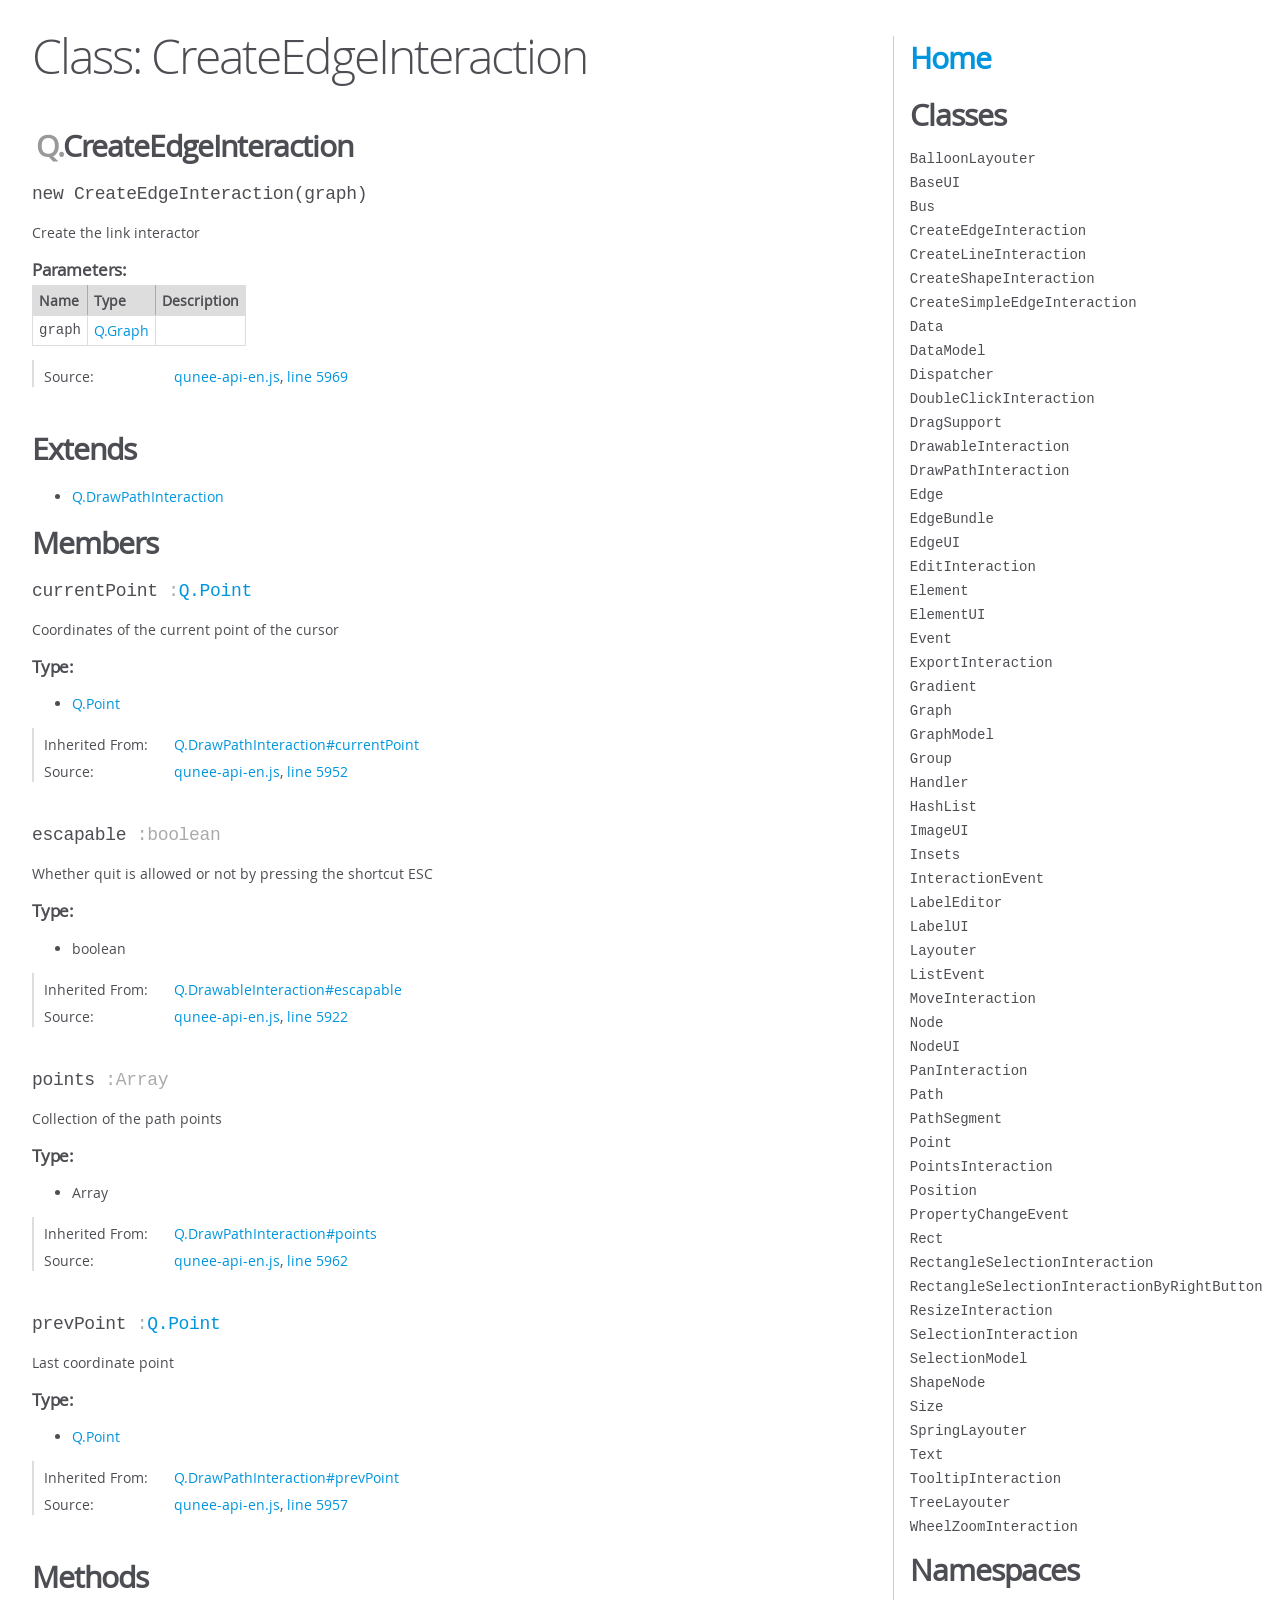
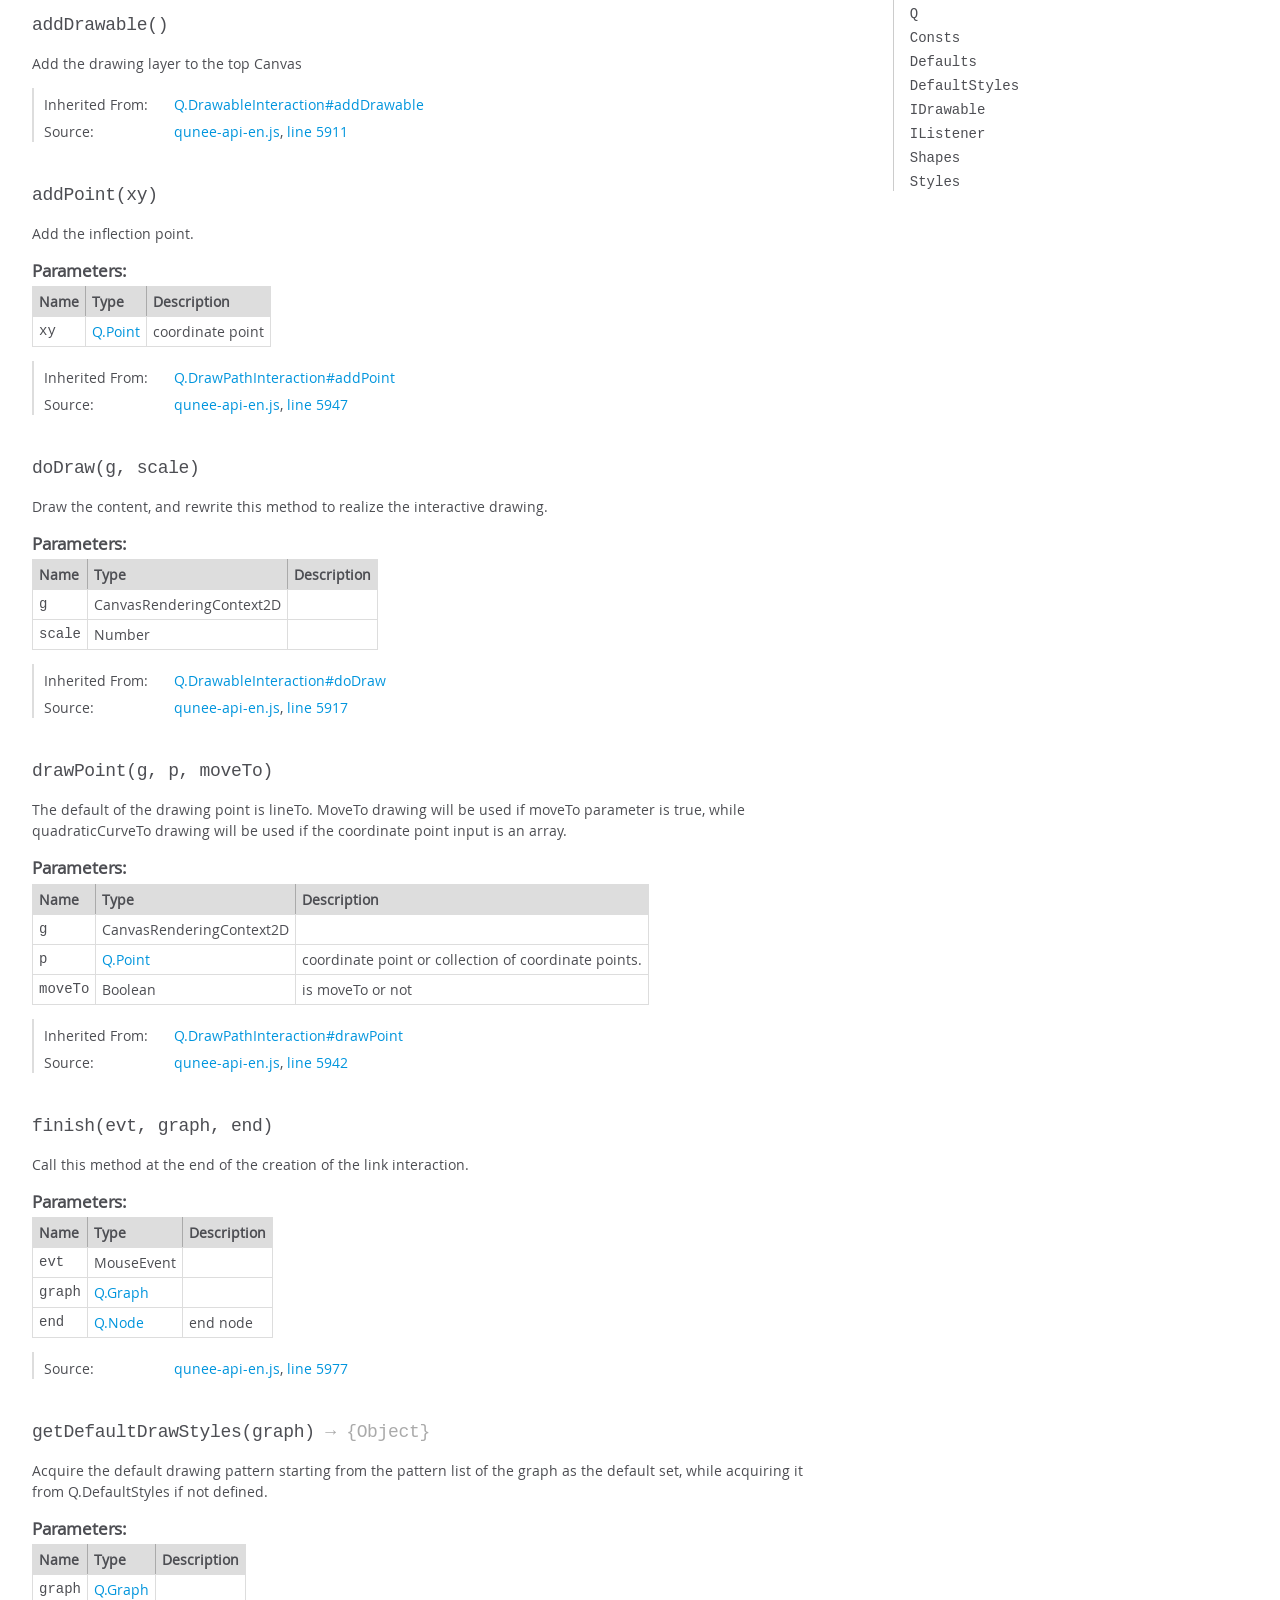
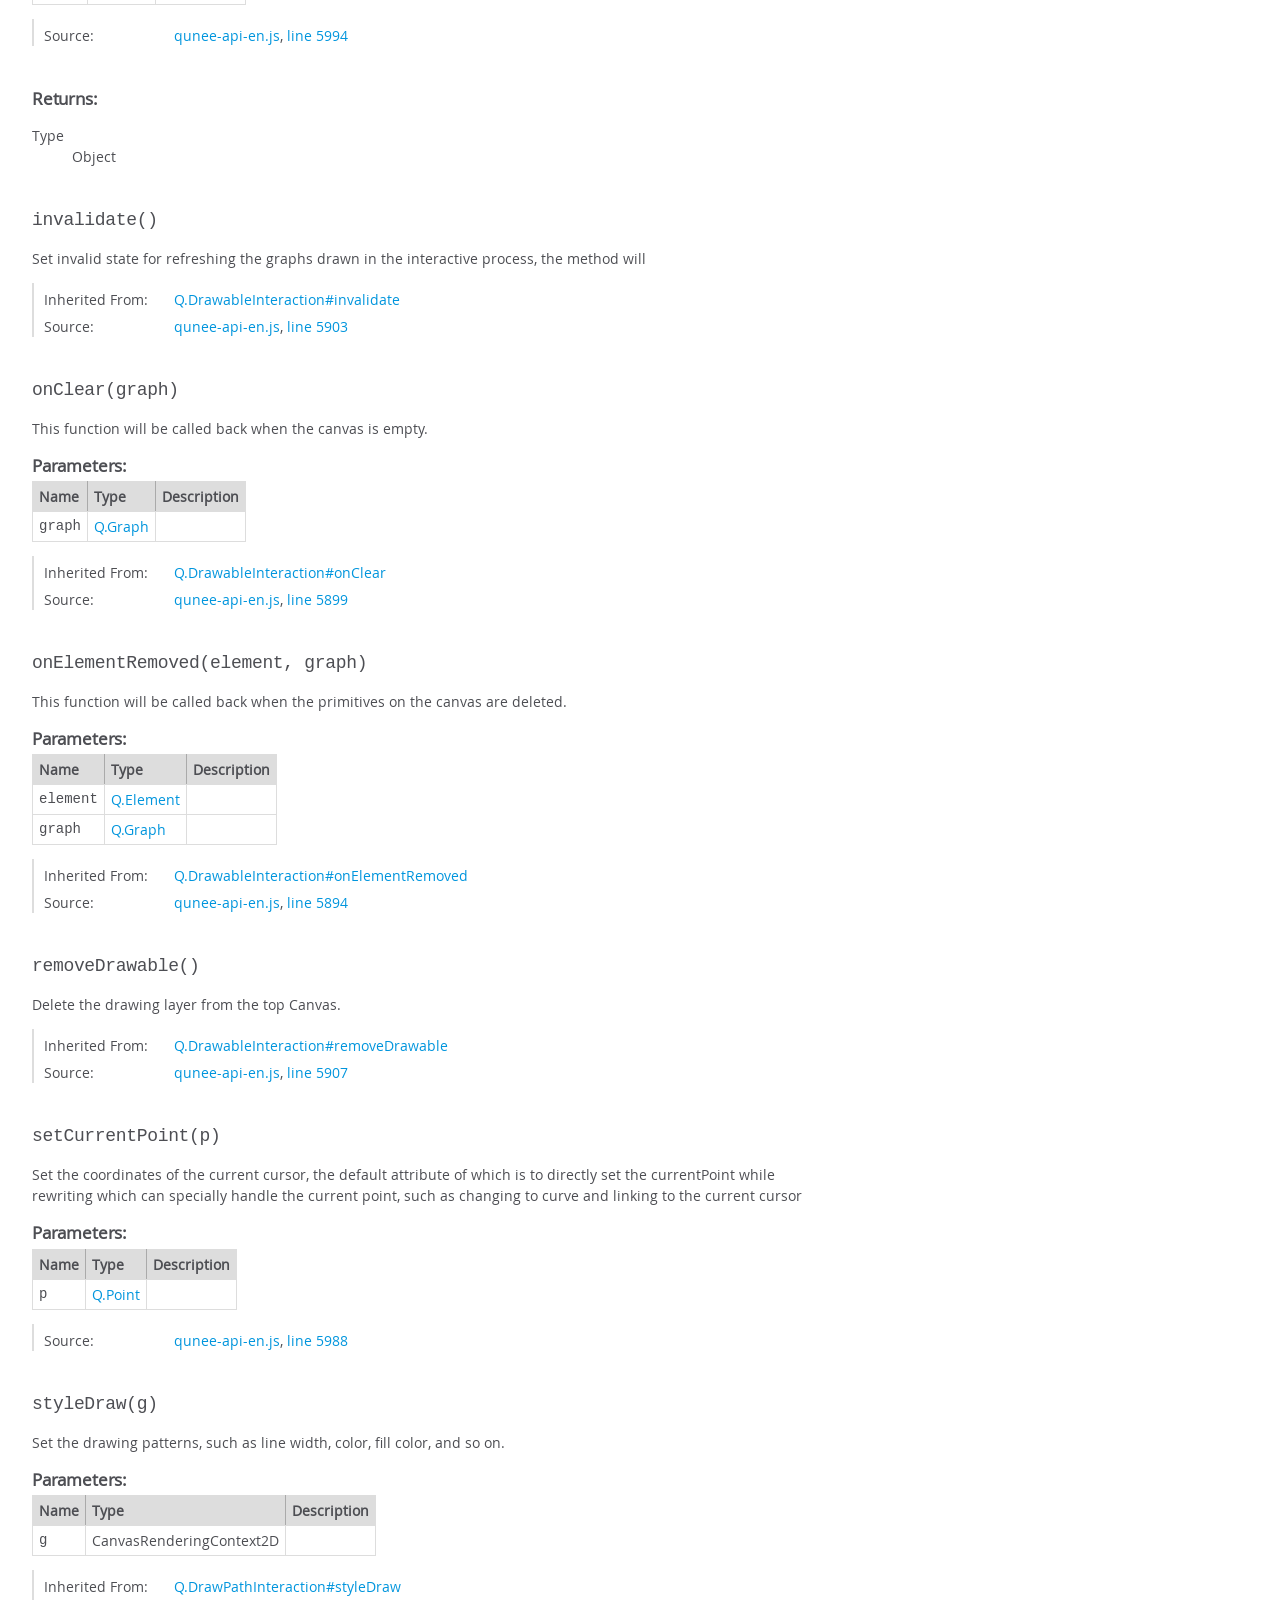
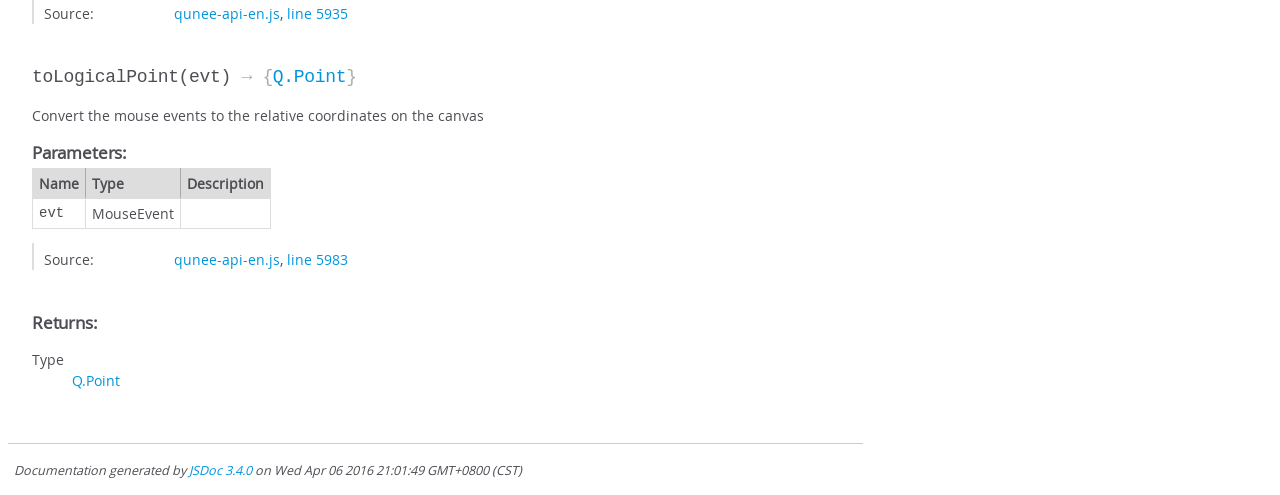
<file: jsdoc-en/Q.CreateEdgeInteraction.html>
<!DOCTYPE html>
<html lang="en">
<head>
    <meta charset="utf-8">
    <title>JSDoc: Class: CreateEdgeInteraction</title>

    <script src="scripts/prettify/prettify.js"> </script>
    <script src="scripts/prettify/lang-css.js"> </script>
    <!--[if lt IE 9]>
      <script src="//html5shiv.googlecode.com/svn/trunk/html5.js"></script>
    <![endif]-->
    <link type="text/css" rel="stylesheet" href="styles/prettify-tomorrow.css">
    <link type="text/css" rel="stylesheet" href="styles/jsdoc-default.css">
</head>

<body>

<div id="main">

    <h1 class="page-title">Class: CreateEdgeInteraction</h1>

    




<section>

<header>
    
        <h2>
            <span class="ancestors"><a href="Q.html">Q</a>.</span>CreateEdgeInteraction</h2>
        
    
</header>

<article>
    <div class="container-overview">
    
        

    

    <h4 class="name" id="CreateEdgeInteraction"><span class="type-signature"></span>new CreateEdgeInteraction<span class="signature">(graph)</span><span class="type-signature"></span></h4>

    



<div class="description">
    Create the link interactor
</div>









    <h5>Parameters:</h5>
    

<table class="params">
    <thead>
    <tr>
        
        <th>Name</th>
        

        <th>Type</th>

        

        

        <th class="last">Description</th>
    </tr>
    </thead>

    <tbody>
    

        <tr>
            
                <td class="name"><code>graph</code></td>
            

            <td class="type">
            
                
<span class="param-type"><a href="Q.Graph.html">Q.Graph</a></span>


            
            </td>

            

            

            <td class="description last"></td>
        </tr>

    
    </tbody>
</table>






<dl class="details">

    

    

    

    

    

    

    

    

    

    

    

    

    
    <dt class="tag-source">Source:</dt>
    <dd class="tag-source"><ul class="dummy"><li>
        <a href="qunee-api-en.js.html">qunee-api-en.js</a>, <a href="qunee-api-en.js.html#line5969">line 5969</a>
    </li></ul></dd>
    

    

    

    
</dl>
















    
    </div>

    
        <h3 class="subsection-title">Extends</h3>

        


    <ul>
        <li><a href="Q.DrawPathInteraction.html">Q.DrawPathInteraction</a></li>
    </ul>


    

    

    

     

    

    
        <h3 class="subsection-title">Members</h3>

        
            
<h4 class="name" id="currentPoint"><span class="type-signature"></span>currentPoint<span class="type-signature"> :<a href="Q.Point.html">Q.Point</a></span></h4>




<div class="description">
    Coordinates of the current point of the cursor
</div>



    <h5>Type:</h5>
    <ul>
        <li>
            
<span class="param-type"><a href="Q.Point.html">Q.Point</a></span>


        </li>
    </ul>





<dl class="details">

    

    

    
    <dt class="inherited-from">Inherited From:</dt>
    <dd class="inherited-from"><ul class="dummy"><li>
        <a href="Q.DrawPathInteraction.html#currentPoint">Q.DrawPathInteraction#currentPoint</a>
    </li></ul></dd>
    

    

    

    

    

    

    

    

    

    

    
    <dt class="tag-source">Source:</dt>
    <dd class="tag-source"><ul class="dummy"><li>
        <a href="qunee-api-en.js.html">qunee-api-en.js</a>, <a href="qunee-api-en.js.html#line5952">line 5952</a>
    </li></ul></dd>
    

    

    

    
</dl>






        
            
<h4 class="name" id="escapable"><span class="type-signature"></span>escapable<span class="type-signature"> :boolean</span></h4>




<div class="description">
    Whether quit is allowed or not by pressing the shortcut ESC
</div>



    <h5>Type:</h5>
    <ul>
        <li>
            
<span class="param-type">boolean</span>


        </li>
    </ul>





<dl class="details">

    

    

    
    <dt class="inherited-from">Inherited From:</dt>
    <dd class="inherited-from"><ul class="dummy"><li>
        <a href="Q.DrawableInteraction.html#escapable">Q.DrawableInteraction#escapable</a>
    </li></ul></dd>
    

    

    

    

    

    

    

    

    

    

    
    <dt class="tag-source">Source:</dt>
    <dd class="tag-source"><ul class="dummy"><li>
        <a href="qunee-api-en.js.html">qunee-api-en.js</a>, <a href="qunee-api-en.js.html#line5922">line 5922</a>
    </li></ul></dd>
    

    

    

    
</dl>






        
            
<h4 class="name" id="points"><span class="type-signature"></span>points<span class="type-signature"> :Array</span></h4>




<div class="description">
    Collection of the path points
</div>



    <h5>Type:</h5>
    <ul>
        <li>
            
<span class="param-type">Array</span>


        </li>
    </ul>





<dl class="details">

    

    

    
    <dt class="inherited-from">Inherited From:</dt>
    <dd class="inherited-from"><ul class="dummy"><li>
        <a href="Q.DrawPathInteraction.html#points">Q.DrawPathInteraction#points</a>
    </li></ul></dd>
    

    

    

    

    

    

    

    

    

    

    
    <dt class="tag-source">Source:</dt>
    <dd class="tag-source"><ul class="dummy"><li>
        <a href="qunee-api-en.js.html">qunee-api-en.js</a>, <a href="qunee-api-en.js.html#line5962">line 5962</a>
    </li></ul></dd>
    

    

    

    
</dl>






        
            
<h4 class="name" id="prevPoint"><span class="type-signature"></span>prevPoint<span class="type-signature"> :<a href="Q.Point.html">Q.Point</a></span></h4>




<div class="description">
    Last coordinate point
</div>



    <h5>Type:</h5>
    <ul>
        <li>
            
<span class="param-type"><a href="Q.Point.html">Q.Point</a></span>


        </li>
    </ul>





<dl class="details">

    

    

    
    <dt class="inherited-from">Inherited From:</dt>
    <dd class="inherited-from"><ul class="dummy"><li>
        <a href="Q.DrawPathInteraction.html#prevPoint">Q.DrawPathInteraction#prevPoint</a>
    </li></ul></dd>
    

    

    

    

    

    

    

    

    

    

    
    <dt class="tag-source">Source:</dt>
    <dd class="tag-source"><ul class="dummy"><li>
        <a href="qunee-api-en.js.html">qunee-api-en.js</a>, <a href="qunee-api-en.js.html#line5957">line 5957</a>
    </li></ul></dd>
    

    

    

    
</dl>






        
    

    
        <h3 class="subsection-title">Methods</h3>

        
            

    

    <h4 class="name" id="addDrawable"><span class="type-signature"></span>addDrawable<span class="signature">()</span><span class="type-signature"></span></h4>

    



<div class="description">
    Add the drawing layer to the top Canvas
</div>













<dl class="details">

    

    

    
    <dt class="inherited-from">Inherited From:</dt>
    <dd class="inherited-from"><ul class="dummy"><li>
        <a href="Q.DrawableInteraction.html#addDrawable">Q.DrawableInteraction#addDrawable</a>
    </li></ul></dd>
    

    

    

    

    

    

    

    

    

    

    
    <dt class="tag-source">Source:</dt>
    <dd class="tag-source"><ul class="dummy"><li>
        <a href="qunee-api-en.js.html">qunee-api-en.js</a>, <a href="qunee-api-en.js.html#line5911">line 5911</a>
    </li></ul></dd>
    

    

    

    
</dl>
















        
            

    

    <h4 class="name" id="addPoint"><span class="type-signature"></span>addPoint<span class="signature">(xy)</span><span class="type-signature"></span></h4>

    



<div class="description">
    Add the inflection point.
</div>









    <h5>Parameters:</h5>
    

<table class="params">
    <thead>
    <tr>
        
        <th>Name</th>
        

        <th>Type</th>

        

        

        <th class="last">Description</th>
    </tr>
    </thead>

    <tbody>
    

        <tr>
            
                <td class="name"><code>xy</code></td>
            

            <td class="type">
            
                
<span class="param-type"><a href="Q.Point.html">Q.Point</a></span>


            
            </td>

            

            

            <td class="description last">coordinate point</td>
        </tr>

    
    </tbody>
</table>






<dl class="details">

    

    

    
    <dt class="inherited-from">Inherited From:</dt>
    <dd class="inherited-from"><ul class="dummy"><li>
        <a href="Q.DrawPathInteraction.html#addPoint">Q.DrawPathInteraction#addPoint</a>
    </li></ul></dd>
    

    

    

    

    

    

    

    

    

    

    
    <dt class="tag-source">Source:</dt>
    <dd class="tag-source"><ul class="dummy"><li>
        <a href="qunee-api-en.js.html">qunee-api-en.js</a>, <a href="qunee-api-en.js.html#line5947">line 5947</a>
    </li></ul></dd>
    

    

    

    
</dl>
















        
            

    

    <h4 class="name" id="doDraw"><span class="type-signature"></span>doDraw<span class="signature">(g, scale)</span><span class="type-signature"></span></h4>

    



<div class="description">
    Draw the content, and rewrite this method to realize the interactive drawing.
</div>









    <h5>Parameters:</h5>
    

<table class="params">
    <thead>
    <tr>
        
        <th>Name</th>
        

        <th>Type</th>

        

        

        <th class="last">Description</th>
    </tr>
    </thead>

    <tbody>
    

        <tr>
            
                <td class="name"><code>g</code></td>
            

            <td class="type">
            
                
<span class="param-type">CanvasRenderingContext2D</span>


            
            </td>

            

            

            <td class="description last"></td>
        </tr>

    

        <tr>
            
                <td class="name"><code>scale</code></td>
            

            <td class="type">
            
                
<span class="param-type">Number</span>


            
            </td>

            

            

            <td class="description last"></td>
        </tr>

    
    </tbody>
</table>






<dl class="details">

    

    

    
    <dt class="inherited-from">Inherited From:</dt>
    <dd class="inherited-from"><ul class="dummy"><li>
        <a href="Q.DrawableInteraction.html#doDraw">Q.DrawableInteraction#doDraw</a>
    </li></ul></dd>
    

    

    

    

    

    

    

    

    

    

    
    <dt class="tag-source">Source:</dt>
    <dd class="tag-source"><ul class="dummy"><li>
        <a href="qunee-api-en.js.html">qunee-api-en.js</a>, <a href="qunee-api-en.js.html#line5917">line 5917</a>
    </li></ul></dd>
    

    

    

    
</dl>
















        
            

    

    <h4 class="name" id="drawPoint"><span class="type-signature"></span>drawPoint<span class="signature">(g, p, moveTo)</span><span class="type-signature"></span></h4>

    



<div class="description">
    The default of the drawing point is lineTo. MoveTo drawing will be used if moveTo parameter is true, while quadraticCurveTo drawing will be used if the coordinate point input is an array.
</div>









    <h5>Parameters:</h5>
    

<table class="params">
    <thead>
    <tr>
        
        <th>Name</th>
        

        <th>Type</th>

        

        

        <th class="last">Description</th>
    </tr>
    </thead>

    <tbody>
    

        <tr>
            
                <td class="name"><code>g</code></td>
            

            <td class="type">
            
                
<span class="param-type">CanvasRenderingContext2D</span>


            
            </td>

            

            

            <td class="description last"></td>
        </tr>

    

        <tr>
            
                <td class="name"><code>p</code></td>
            

            <td class="type">
            
                
<span class="param-type"><a href="Q.Point.html">Q.Point</a></span>


            
            </td>

            

            

            <td class="description last">coordinate point or collection of coordinate points.</td>
        </tr>

    

        <tr>
            
                <td class="name"><code>moveTo</code></td>
            

            <td class="type">
            
                
<span class="param-type">Boolean</span>


            
            </td>

            

            

            <td class="description last">is moveTo or not</td>
        </tr>

    
    </tbody>
</table>






<dl class="details">

    

    

    
    <dt class="inherited-from">Inherited From:</dt>
    <dd class="inherited-from"><ul class="dummy"><li>
        <a href="Q.DrawPathInteraction.html#drawPoint">Q.DrawPathInteraction#drawPoint</a>
    </li></ul></dd>
    

    

    

    

    

    

    

    

    

    

    
    <dt class="tag-source">Source:</dt>
    <dd class="tag-source"><ul class="dummy"><li>
        <a href="qunee-api-en.js.html">qunee-api-en.js</a>, <a href="qunee-api-en.js.html#line5942">line 5942</a>
    </li></ul></dd>
    

    

    

    
</dl>
















        
            

    

    <h4 class="name" id="finish"><span class="type-signature"></span>finish<span class="signature">(evt, graph, end)</span><span class="type-signature"></span></h4>

    



<div class="description">
    Call this method at the end of the creation of the link interaction.
</div>









    <h5>Parameters:</h5>
    

<table class="params">
    <thead>
    <tr>
        
        <th>Name</th>
        

        <th>Type</th>

        

        

        <th class="last">Description</th>
    </tr>
    </thead>

    <tbody>
    

        <tr>
            
                <td class="name"><code>evt</code></td>
            

            <td class="type">
            
                
<span class="param-type">MouseEvent</span>


            
            </td>

            

            

            <td class="description last"></td>
        </tr>

    

        <tr>
            
                <td class="name"><code>graph</code></td>
            

            <td class="type">
            
                
<span class="param-type"><a href="Q.Graph.html">Q.Graph</a></span>


            
            </td>

            

            

            <td class="description last"></td>
        </tr>

    

        <tr>
            
                <td class="name"><code>end</code></td>
            

            <td class="type">
            
                
<span class="param-type"><a href="Q.Node.html">Q.Node</a></span>


            
            </td>

            

            

            <td class="description last">end node</td>
        </tr>

    
    </tbody>
</table>






<dl class="details">

    

    

    

    

    

    

    

    

    

    

    

    

    
    <dt class="tag-source">Source:</dt>
    <dd class="tag-source"><ul class="dummy"><li>
        <a href="qunee-api-en.js.html">qunee-api-en.js</a>, <a href="qunee-api-en.js.html#line5977">line 5977</a>
    </li></ul></dd>
    

    

    

    
</dl>
















        
            

    

    <h4 class="name" id="getDefaultDrawStyles"><span class="type-signature"></span>getDefaultDrawStyles<span class="signature">(graph)</span><span class="type-signature"> &rarr; {Object}</span></h4>

    



<div class="description">
    Acquire the default drawing pattern starting from the pattern list of the graph as the default set, while acquiring it from Q.DefaultStyles if not defined.
</div>









    <h5>Parameters:</h5>
    

<table class="params">
    <thead>
    <tr>
        
        <th>Name</th>
        

        <th>Type</th>

        

        

        <th class="last">Description</th>
    </tr>
    </thead>

    <tbody>
    

        <tr>
            
                <td class="name"><code>graph</code></td>
            

            <td class="type">
            
                
<span class="param-type"><a href="Q.Graph.html">Q.Graph</a></span>


            
            </td>

            

            

            <td class="description last"></td>
        </tr>

    
    </tbody>
</table>






<dl class="details">

    

    

    

    

    

    

    

    

    

    

    

    

    
    <dt class="tag-source">Source:</dt>
    <dd class="tag-source"><ul class="dummy"><li>
        <a href="qunee-api-en.js.html">qunee-api-en.js</a>, <a href="qunee-api-en.js.html#line5994">line 5994</a>
    </li></ul></dd>
    

    

    

    
</dl>













<h5>Returns:</h5>

        


<dl>
    <dt>
        Type
    </dt>
    <dd>
        
<span class="param-type">Object</span>


    </dd>
</dl>

    



        
            

    

    <h4 class="name" id="invalidate"><span class="type-signature"></span>invalidate<span class="signature">()</span><span class="type-signature"></span></h4>

    



<div class="description">
    Set invalid state for refreshing the graphs drawn in the interactive process, the method will
</div>













<dl class="details">

    

    

    
    <dt class="inherited-from">Inherited From:</dt>
    <dd class="inherited-from"><ul class="dummy"><li>
        <a href="Q.DrawableInteraction.html#invalidate">Q.DrawableInteraction#invalidate</a>
    </li></ul></dd>
    

    

    

    

    

    

    

    

    

    

    
    <dt class="tag-source">Source:</dt>
    <dd class="tag-source"><ul class="dummy"><li>
        <a href="qunee-api-en.js.html">qunee-api-en.js</a>, <a href="qunee-api-en.js.html#line5903">line 5903</a>
    </li></ul></dd>
    

    

    

    
</dl>
















        
            

    

    <h4 class="name" id="onClear"><span class="type-signature"></span>onClear<span class="signature">(graph)</span><span class="type-signature"></span></h4>

    



<div class="description">
    This function will be called back when the canvas is empty.
</div>









    <h5>Parameters:</h5>
    

<table class="params">
    <thead>
    <tr>
        
        <th>Name</th>
        

        <th>Type</th>

        

        

        <th class="last">Description</th>
    </tr>
    </thead>

    <tbody>
    

        <tr>
            
                <td class="name"><code>graph</code></td>
            

            <td class="type">
            
                
<span class="param-type"><a href="Q.Graph.html">Q.Graph</a></span>


            
            </td>

            

            

            <td class="description last"></td>
        </tr>

    
    </tbody>
</table>






<dl class="details">

    

    

    
    <dt class="inherited-from">Inherited From:</dt>
    <dd class="inherited-from"><ul class="dummy"><li>
        <a href="Q.DrawableInteraction.html#onClear">Q.DrawableInteraction#onClear</a>
    </li></ul></dd>
    

    

    

    

    

    

    

    

    

    

    
    <dt class="tag-source">Source:</dt>
    <dd class="tag-source"><ul class="dummy"><li>
        <a href="qunee-api-en.js.html">qunee-api-en.js</a>, <a href="qunee-api-en.js.html#line5899">line 5899</a>
    </li></ul></dd>
    

    

    

    
</dl>
















        
            

    

    <h4 class="name" id="onElementRemoved"><span class="type-signature"></span>onElementRemoved<span class="signature">(element, graph)</span><span class="type-signature"></span></h4>

    



<div class="description">
    This function will be called back when the primitives on the canvas are deleted.
</div>









    <h5>Parameters:</h5>
    

<table class="params">
    <thead>
    <tr>
        
        <th>Name</th>
        

        <th>Type</th>

        

        

        <th class="last">Description</th>
    </tr>
    </thead>

    <tbody>
    

        <tr>
            
                <td class="name"><code>element</code></td>
            

            <td class="type">
            
                
<span class="param-type"><a href="Q.Element.html">Q.Element</a></span>


            
            </td>

            

            

            <td class="description last"></td>
        </tr>

    

        <tr>
            
                <td class="name"><code>graph</code></td>
            

            <td class="type">
            
                
<span class="param-type"><a href="Q.Graph.html">Q.Graph</a></span>


            
            </td>

            

            

            <td class="description last"></td>
        </tr>

    
    </tbody>
</table>






<dl class="details">

    

    

    
    <dt class="inherited-from">Inherited From:</dt>
    <dd class="inherited-from"><ul class="dummy"><li>
        <a href="Q.DrawableInteraction.html#onElementRemoved">Q.DrawableInteraction#onElementRemoved</a>
    </li></ul></dd>
    

    

    

    

    

    

    

    

    

    

    
    <dt class="tag-source">Source:</dt>
    <dd class="tag-source"><ul class="dummy"><li>
        <a href="qunee-api-en.js.html">qunee-api-en.js</a>, <a href="qunee-api-en.js.html#line5894">line 5894</a>
    </li></ul></dd>
    

    

    

    
</dl>
















        
            

    

    <h4 class="name" id="removeDrawable"><span class="type-signature"></span>removeDrawable<span class="signature">()</span><span class="type-signature"></span></h4>

    



<div class="description">
    Delete the drawing layer from the top Canvas.
</div>













<dl class="details">

    

    

    
    <dt class="inherited-from">Inherited From:</dt>
    <dd class="inherited-from"><ul class="dummy"><li>
        <a href="Q.DrawableInteraction.html#removeDrawable">Q.DrawableInteraction#removeDrawable</a>
    </li></ul></dd>
    

    

    

    

    

    

    

    

    

    

    
    <dt class="tag-source">Source:</dt>
    <dd class="tag-source"><ul class="dummy"><li>
        <a href="qunee-api-en.js.html">qunee-api-en.js</a>, <a href="qunee-api-en.js.html#line5907">line 5907</a>
    </li></ul></dd>
    

    

    

    
</dl>
















        
            

    

    <h4 class="name" id="setCurrentPoint"><span class="type-signature"></span>setCurrentPoint<span class="signature">(p)</span><span class="type-signature"></span></h4>

    



<div class="description">
    Set the coordinates of the current cursor, the default attribute of which is to directly set the currentPoint while rewriting which can specially handle the current point, such as changing to curve and linking to the current cursor
</div>









    <h5>Parameters:</h5>
    

<table class="params">
    <thead>
    <tr>
        
        <th>Name</th>
        

        <th>Type</th>

        

        

        <th class="last">Description</th>
    </tr>
    </thead>

    <tbody>
    

        <tr>
            
                <td class="name"><code>p</code></td>
            

            <td class="type">
            
                
<span class="param-type"><a href="Q.Point.html">Q.Point</a></span>


            
            </td>

            

            

            <td class="description last"></td>
        </tr>

    
    </tbody>
</table>






<dl class="details">

    

    

    

    

    

    

    

    

    

    

    

    

    
    <dt class="tag-source">Source:</dt>
    <dd class="tag-source"><ul class="dummy"><li>
        <a href="qunee-api-en.js.html">qunee-api-en.js</a>, <a href="qunee-api-en.js.html#line5988">line 5988</a>
    </li></ul></dd>
    

    

    

    
</dl>
















        
            

    

    <h4 class="name" id="styleDraw"><span class="type-signature"></span>styleDraw<span class="signature">(g)</span><span class="type-signature"></span></h4>

    



<div class="description">
    Set the drawing patterns, such as line width, color, fill color, and so on.
</div>









    <h5>Parameters:</h5>
    

<table class="params">
    <thead>
    <tr>
        
        <th>Name</th>
        

        <th>Type</th>

        

        

        <th class="last">Description</th>
    </tr>
    </thead>

    <tbody>
    

        <tr>
            
                <td class="name"><code>g</code></td>
            

            <td class="type">
            
                
<span class="param-type">CanvasRenderingContext2D</span>


            
            </td>

            

            

            <td class="description last"></td>
        </tr>

    
    </tbody>
</table>






<dl class="details">

    

    

    
    <dt class="inherited-from">Inherited From:</dt>
    <dd class="inherited-from"><ul class="dummy"><li>
        <a href="Q.DrawPathInteraction.html#styleDraw">Q.DrawPathInteraction#styleDraw</a>
    </li></ul></dd>
    

    

    

    

    

    

    

    

    

    

    
    <dt class="tag-source">Source:</dt>
    <dd class="tag-source"><ul class="dummy"><li>
        <a href="qunee-api-en.js.html">qunee-api-en.js</a>, <a href="qunee-api-en.js.html#line5935">line 5935</a>
    </li></ul></dd>
    

    

    

    
</dl>
















        
            

    

    <h4 class="name" id="toLogicalPoint"><span class="type-signature"></span>toLogicalPoint<span class="signature">(evt)</span><span class="type-signature"> &rarr; {<a href="Q.Point.html">Q.Point</a>}</span></h4>

    



<div class="description">
    Convert the mouse events to the relative coordinates on the canvas
</div>









    <h5>Parameters:</h5>
    

<table class="params">
    <thead>
    <tr>
        
        <th>Name</th>
        

        <th>Type</th>

        

        

        <th class="last">Description</th>
    </tr>
    </thead>

    <tbody>
    

        <tr>
            
                <td class="name"><code>evt</code></td>
            

            <td class="type">
            
                
<span class="param-type">MouseEvent</span>


            
            </td>

            

            

            <td class="description last"></td>
        </tr>

    
    </tbody>
</table>






<dl class="details">

    

    

    

    

    

    

    

    

    

    

    

    

    
    <dt class="tag-source">Source:</dt>
    <dd class="tag-source"><ul class="dummy"><li>
        <a href="qunee-api-en.js.html">qunee-api-en.js</a>, <a href="qunee-api-en.js.html#line5983">line 5983</a>
    </li></ul></dd>
    

    

    

    
</dl>













<h5>Returns:</h5>

        


<dl>
    <dt>
        Type
    </dt>
    <dd>
        
<span class="param-type"><a href="Q.Point.html">Q.Point</a></span>


    </dd>
</dl>

    



        
    

    

    
</article>

</section>




</div>

<nav>
    <h2><a href="index.html">Home</a></h2><h3>Classes</h3><ul><li><a href="Q.BalloonLayouter.html">BalloonLayouter</a></li><li><a href="Q.BaseUI.html">BaseUI</a></li><li><a href="Q.Bus.html">Bus</a></li><li><a href="Q.CreateEdgeInteraction.html">CreateEdgeInteraction</a></li><li><a href="Q.CreateLineInteraction.html">CreateLineInteraction</a></li><li><a href="Q.CreateShapeInteraction.html">CreateShapeInteraction</a></li><li><a href="Q.CreateSimpleEdgeInteraction.html">CreateSimpleEdgeInteraction</a></li><li><a href="Q.Data.html">Data</a></li><li><a href="Q.DataModel.html">DataModel</a></li><li><a href="Q.Dispatcher.html">Dispatcher</a></li><li><a href="Q.DoubleClickInteraction.html">DoubleClickInteraction</a></li><li><a href="Q.DragSupport.html">DragSupport</a></li><li><a href="Q.DrawableInteraction.html">DrawableInteraction</a></li><li><a href="Q.DrawPathInteraction.html">DrawPathInteraction</a></li><li><a href="Q.Edge.html">Edge</a></li><li><a href="Q.EdgeBundle.html">EdgeBundle</a></li><li><a href="Q.EdgeUI.html">EdgeUI</a></li><li><a href="Q.EditInteraction.html">EditInteraction</a></li><li><a href="Q.Element.html">Element</a></li><li><a href="Q.ElementUI.html">ElementUI</a></li><li><a href="Q.Event.html">Event</a></li><li><a href="Q.ExportInteraction.html">ExportInteraction</a></li><li><a href="Q.Gradient.html">Gradient</a></li><li><a href="Q.Graph.html">Graph</a></li><li><a href="Q.GraphModel.html">GraphModel</a></li><li><a href="Q.Group.html">Group</a></li><li><a href="Q.Handler.html">Handler</a></li><li><a href="Q.HashList.html">HashList</a></li><li><a href="Q.ImageUI.html">ImageUI</a></li><li><a href="Q.Insets.html">Insets</a></li><li><a href="Q.InteractionEvent.html">InteractionEvent</a></li><li><a href="Q.LabelEditor.html">LabelEditor</a></li><li><a href="Q.LabelUI.html">LabelUI</a></li><li><a href="Q.Layouter.html">Layouter</a></li><li><a href="Q.ListEvent.html">ListEvent</a></li><li><a href="Q.MoveInteraction.html">MoveInteraction</a></li><li><a href="Q.Node.html">Node</a></li><li><a href="Q.NodeUI.html">NodeUI</a></li><li><a href="Q.PanInteraction.html">PanInteraction</a></li><li><a href="Q.Path.html">Path</a></li><li><a href="Q.PathSegment.html">PathSegment</a></li><li><a href="Q.Point.html">Point</a></li><li><a href="Q.PointsInteraction.html">PointsInteraction</a></li><li><a href="Q.Position.html">Position</a></li><li><a href="Q.PropertyChangeEvent.html">PropertyChangeEvent</a></li><li><a href="Q.Rect.html">Rect</a></li><li><a href="Q.RectangleSelectionInteraction.html">RectangleSelectionInteraction</a></li><li><a href="Q.RectangleSelectionInteractionByRightButton.html">RectangleSelectionInteractionByRightButton</a></li><li><a href="Q.ResizeInteraction.html">ResizeInteraction</a></li><li><a href="Q.SelectionInteraction.html">SelectionInteraction</a></li><li><a href="Q.SelectionModel.html">SelectionModel</a></li><li><a href="Q.ShapeNode.html">ShapeNode</a></li><li><a href="Q.Size.html">Size</a></li><li><a href="Q.SpringLayouter.html">SpringLayouter</a></li><li><a href="Q.Text.html">Text</a></li><li><a href="Q.TooltipInteraction.html">TooltipInteraction</a></li><li><a href="Q.TreeLayouter.html">TreeLayouter</a></li><li><a href="Q.WheelZoomInteraction.html">WheelZoomInteraction</a></li></ul><h3>Namespaces</h3><ul><li><a href="Q.html">Q</a></li><li><a href="Q.Consts.html">Consts</a></li><li><a href="Q.Defaults.html">Defaults</a></li><li><a href="Q.DefaultStyles.html">DefaultStyles</a></li><li><a href="Q.IDrawable.html">IDrawable</a></li><li><a href="Q.IListener.html">IListener</a></li><li><a href="Q.Shapes.html">Shapes</a></li><li><a href="Q.Styles.html">Styles</a></li></ul>
</nav>

<br class="clear">

<footer>
    Documentation generated by <a href="https://github.com/jsdoc3/jsdoc">JSDoc 3.4.0</a> on Wed Apr 06 2016 21:01:49 GMT+0800 (CST)
</footer>

<script> prettyPrint(); </script>
<script src="scripts/linenumber.js"> </script>
</body>
</html>
</file>
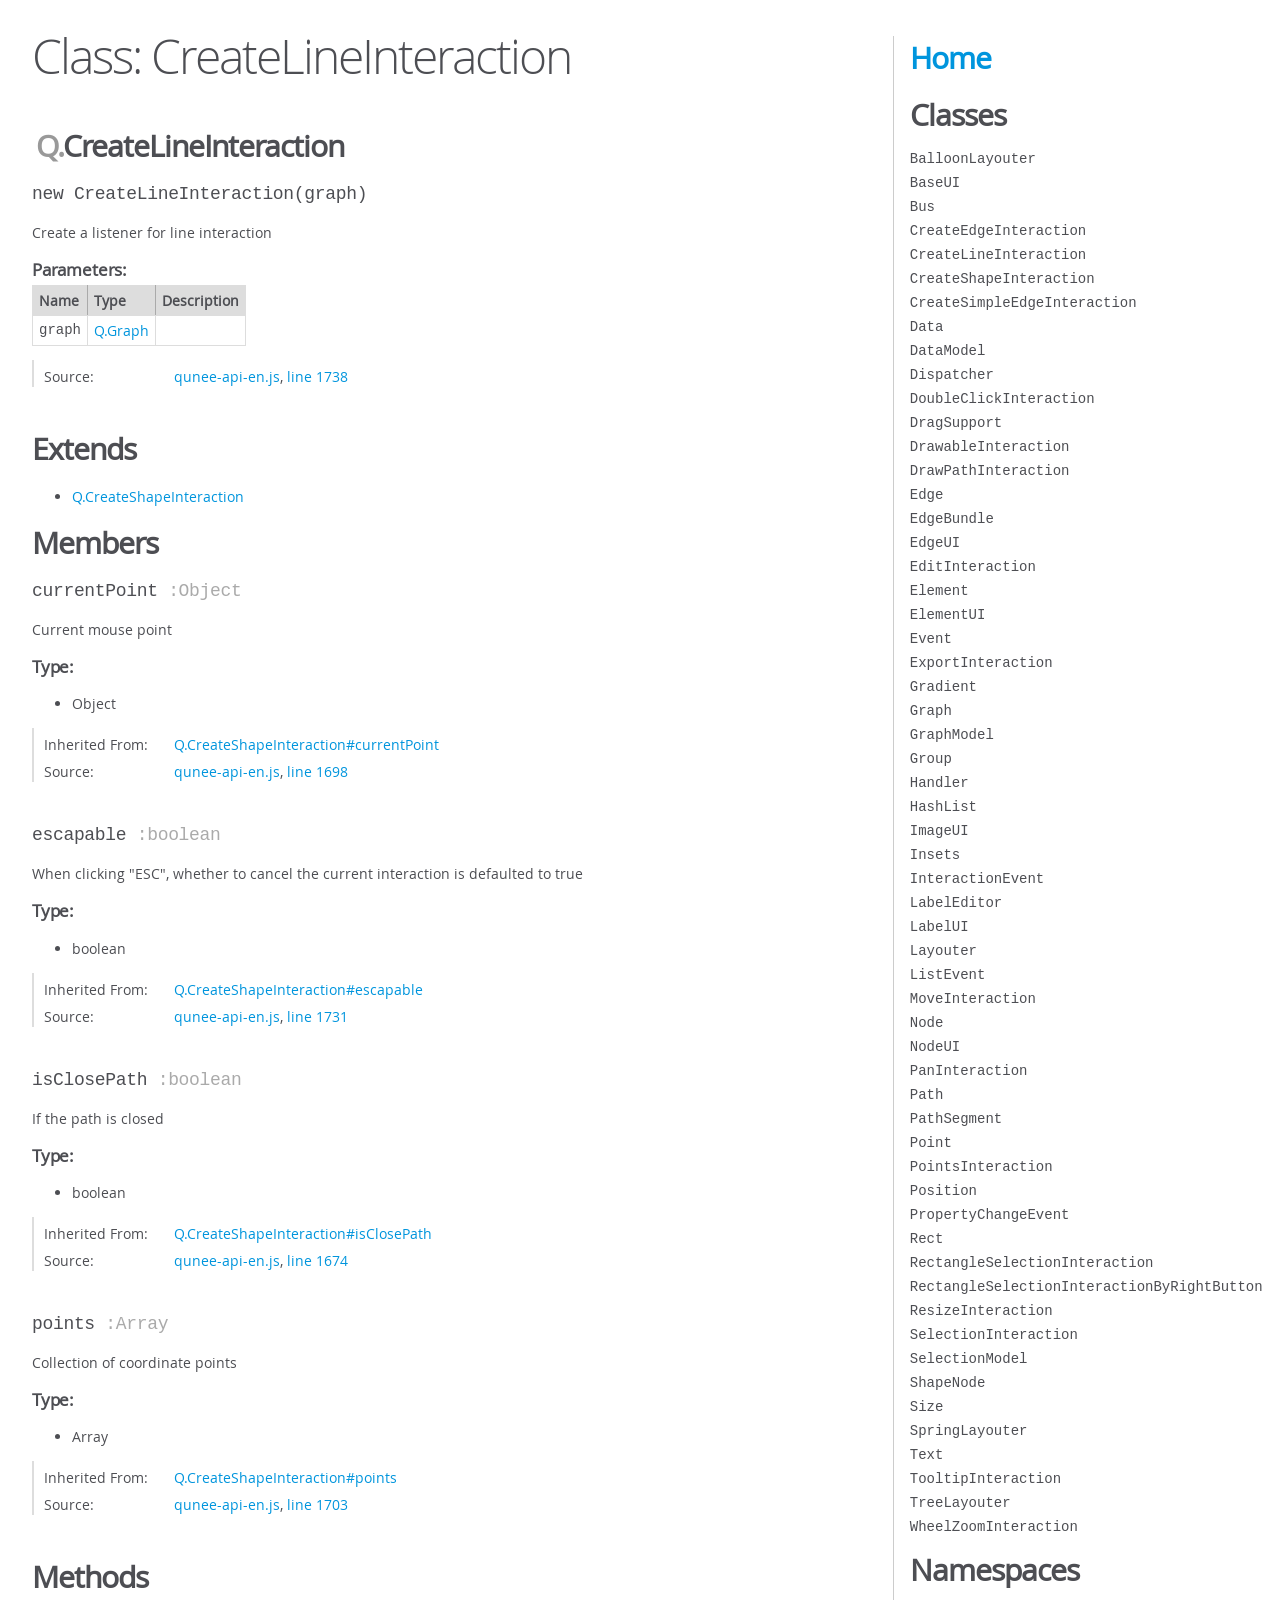
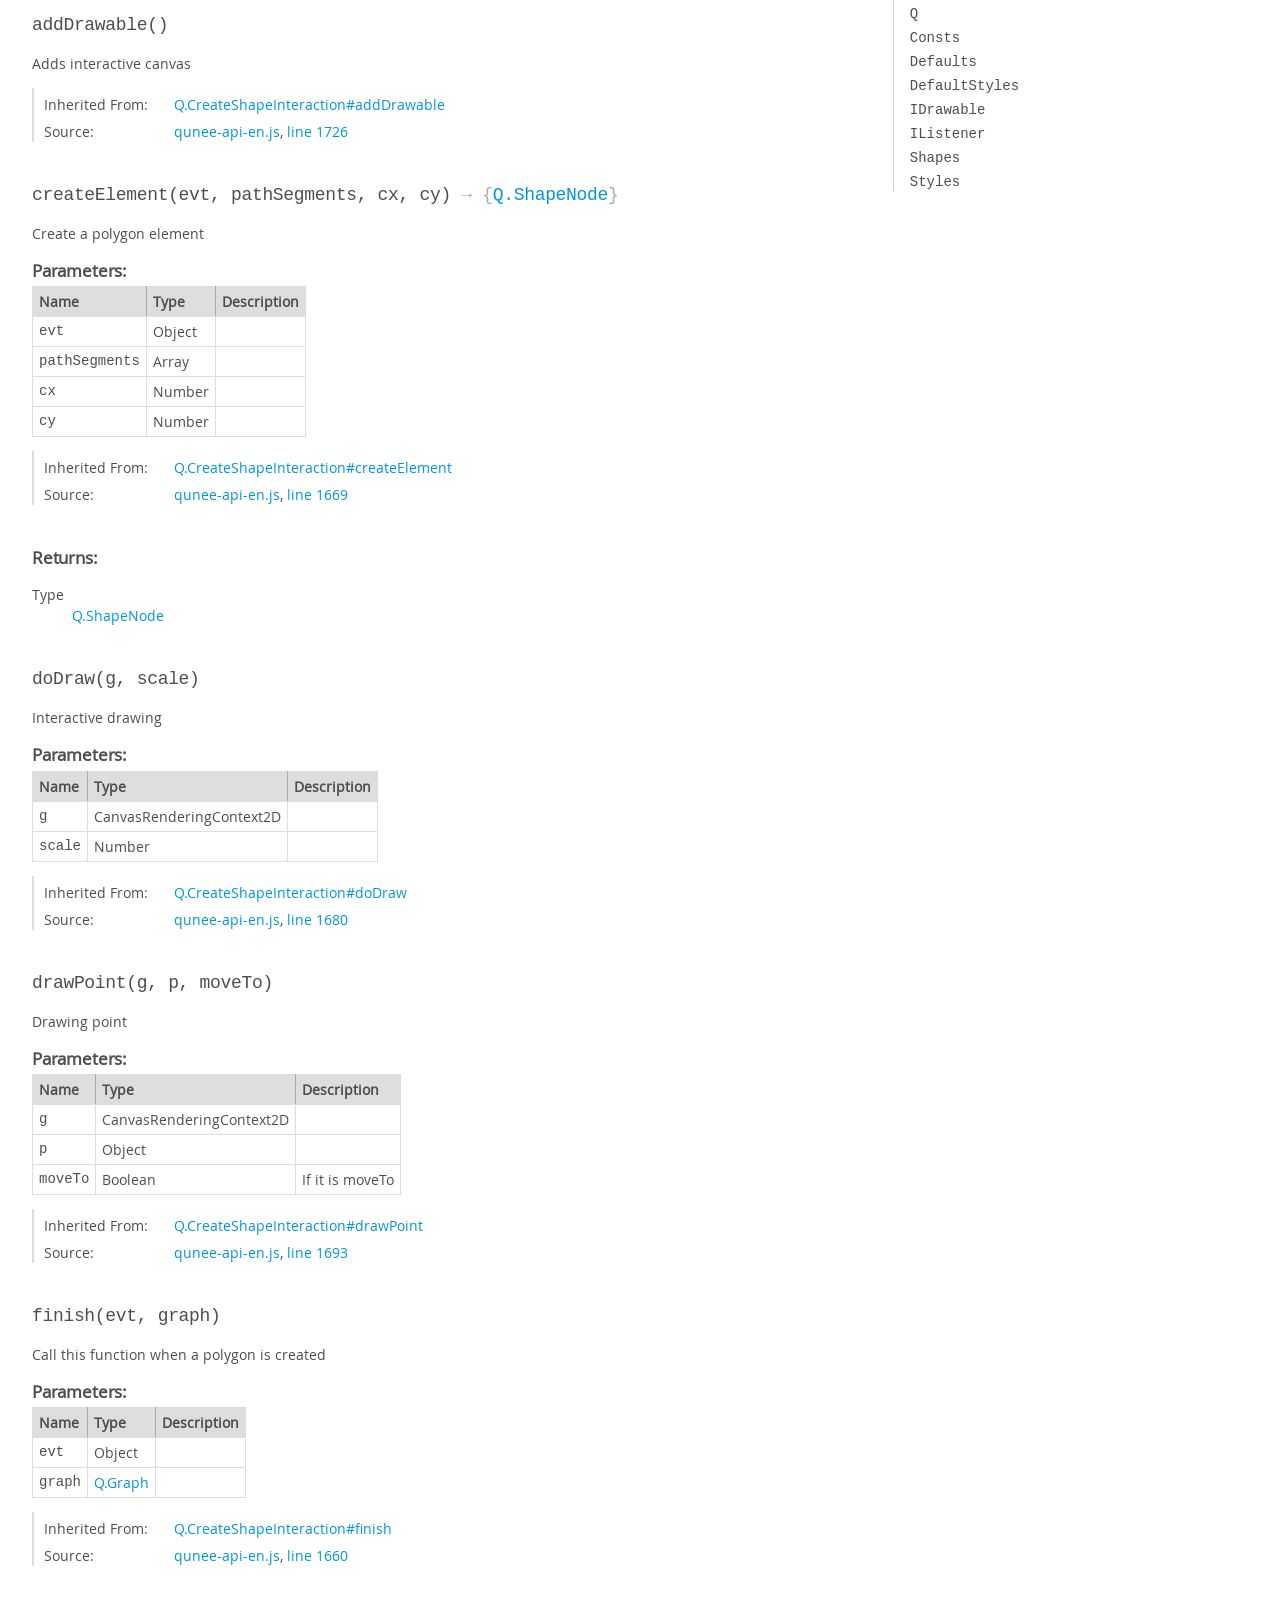
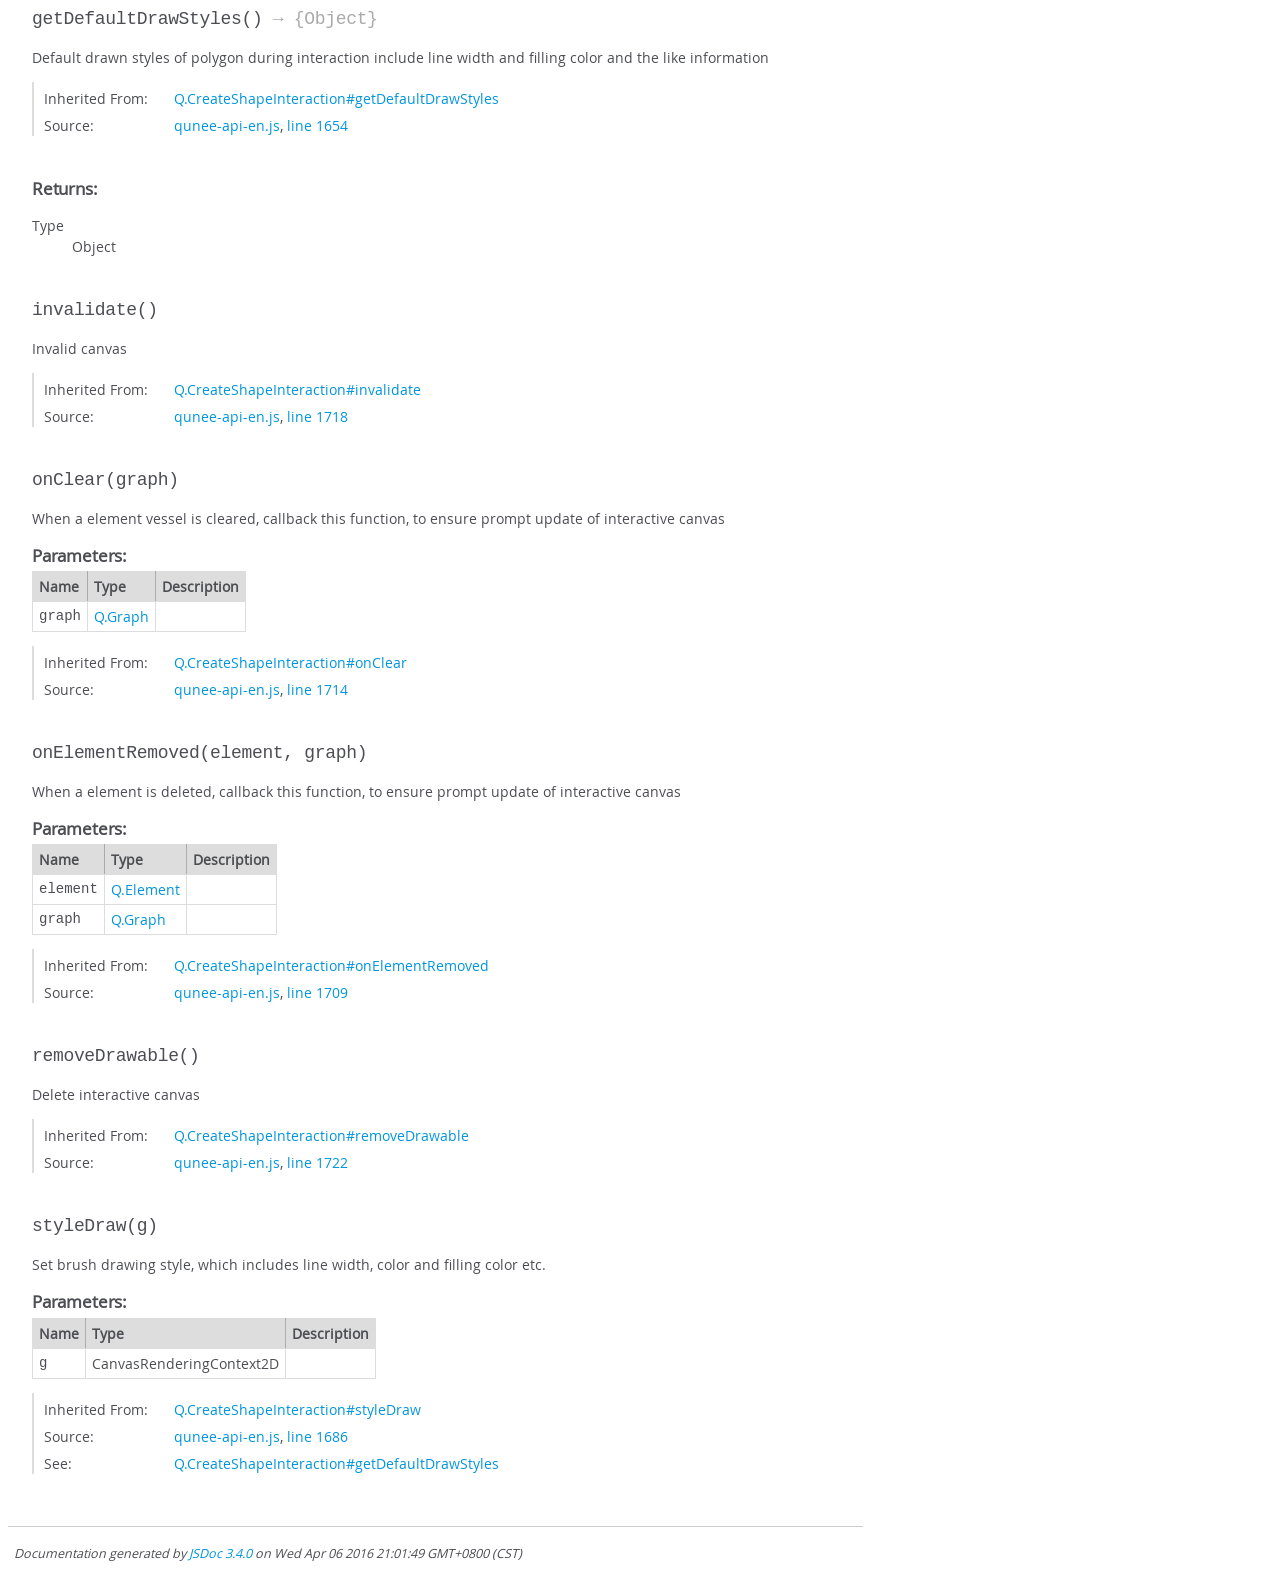
<file: jsdoc-en/Q.CreateLineInteraction.html>
<!DOCTYPE html>
<html lang="en">
<head>
    <meta charset="utf-8">
    <title>JSDoc: Class: CreateLineInteraction</title>

    <script src="scripts/prettify/prettify.js"> </script>
    <script src="scripts/prettify/lang-css.js"> </script>
    <!--[if lt IE 9]>
      <script src="//html5shiv.googlecode.com/svn/trunk/html5.js"></script>
    <![endif]-->
    <link type="text/css" rel="stylesheet" href="styles/prettify-tomorrow.css">
    <link type="text/css" rel="stylesheet" href="styles/jsdoc-default.css">
</head>

<body>

<div id="main">

    <h1 class="page-title">Class: CreateLineInteraction</h1>

    




<section>

<header>
    
        <h2>
            <span class="ancestors"><a href="Q.html">Q</a>.</span>CreateLineInteraction</h2>
        
    
</header>

<article>
    <div class="container-overview">
    
        

    

    <h4 class="name" id="CreateLineInteraction"><span class="type-signature"></span>new CreateLineInteraction<span class="signature">(graph)</span><span class="type-signature"></span></h4>

    



<div class="description">
    Create a listener for line interaction
</div>









    <h5>Parameters:</h5>
    

<table class="params">
    <thead>
    <tr>
        
        <th>Name</th>
        

        <th>Type</th>

        

        

        <th class="last">Description</th>
    </tr>
    </thead>

    <tbody>
    

        <tr>
            
                <td class="name"><code>graph</code></td>
            

            <td class="type">
            
                
<span class="param-type"><a href="Q.Graph.html">Q.Graph</a></span>


            
            </td>

            

            

            <td class="description last"></td>
        </tr>

    
    </tbody>
</table>






<dl class="details">

    

    

    

    

    

    

    

    

    

    

    

    

    
    <dt class="tag-source">Source:</dt>
    <dd class="tag-source"><ul class="dummy"><li>
        <a href="qunee-api-en.js.html">qunee-api-en.js</a>, <a href="qunee-api-en.js.html#line1738">line 1738</a>
    </li></ul></dd>
    

    

    

    
</dl>
















    
    </div>

    
        <h3 class="subsection-title">Extends</h3>

        


    <ul>
        <li><a href="Q.CreateShapeInteraction.html">Q.CreateShapeInteraction</a></li>
    </ul>


    

    

    

     

    

    
        <h3 class="subsection-title">Members</h3>

        
            
<h4 class="name" id="currentPoint"><span class="type-signature"></span>currentPoint<span class="type-signature"> :Object</span></h4>




<div class="description">
    Current mouse point
</div>



    <h5>Type:</h5>
    <ul>
        <li>
            
<span class="param-type">Object</span>


        </li>
    </ul>





<dl class="details">

    

    

    
    <dt class="inherited-from">Inherited From:</dt>
    <dd class="inherited-from"><ul class="dummy"><li>
        <a href="Q.CreateShapeInteraction.html#currentPoint">Q.CreateShapeInteraction#currentPoint</a>
    </li></ul></dd>
    

    

    

    

    

    

    

    

    

    

    
    <dt class="tag-source">Source:</dt>
    <dd class="tag-source"><ul class="dummy"><li>
        <a href="qunee-api-en.js.html">qunee-api-en.js</a>, <a href="qunee-api-en.js.html#line1698">line 1698</a>
    </li></ul></dd>
    

    

    

    
</dl>






        
            
<h4 class="name" id="escapable"><span class="type-signature"></span>escapable<span class="type-signature"> :boolean</span></h4>




<div class="description">
    When clicking "ESC", whether to cancel the current interaction is defaulted to true
</div>



    <h5>Type:</h5>
    <ul>
        <li>
            
<span class="param-type">boolean</span>


        </li>
    </ul>





<dl class="details">

    

    

    
    <dt class="inherited-from">Inherited From:</dt>
    <dd class="inherited-from"><ul class="dummy"><li>
        <a href="Q.CreateShapeInteraction.html#escapable">Q.CreateShapeInteraction#escapable</a>
    </li></ul></dd>
    

    

    

    

    

    

    

    

    

    

    
    <dt class="tag-source">Source:</dt>
    <dd class="tag-source"><ul class="dummy"><li>
        <a href="qunee-api-en.js.html">qunee-api-en.js</a>, <a href="qunee-api-en.js.html#line1731">line 1731</a>
    </li></ul></dd>
    

    

    

    
</dl>






        
            
<h4 class="name" id="isClosePath"><span class="type-signature"></span>isClosePath<span class="type-signature"> :boolean</span></h4>




<div class="description">
    If the path is closed
</div>



    <h5>Type:</h5>
    <ul>
        <li>
            
<span class="param-type">boolean</span>


        </li>
    </ul>





<dl class="details">

    

    

    
    <dt class="inherited-from">Inherited From:</dt>
    <dd class="inherited-from"><ul class="dummy"><li>
        <a href="Q.CreateShapeInteraction.html#isClosePath">Q.CreateShapeInteraction#isClosePath</a>
    </li></ul></dd>
    

    

    

    

    

    

    

    

    

    

    
    <dt class="tag-source">Source:</dt>
    <dd class="tag-source"><ul class="dummy"><li>
        <a href="qunee-api-en.js.html">qunee-api-en.js</a>, <a href="qunee-api-en.js.html#line1674">line 1674</a>
    </li></ul></dd>
    

    

    

    
</dl>






        
            
<h4 class="name" id="points"><span class="type-signature"></span>points<span class="type-signature"> :Array</span></h4>




<div class="description">
    Collection of coordinate points
</div>



    <h5>Type:</h5>
    <ul>
        <li>
            
<span class="param-type">Array</span>


        </li>
    </ul>





<dl class="details">

    

    

    
    <dt class="inherited-from">Inherited From:</dt>
    <dd class="inherited-from"><ul class="dummy"><li>
        <a href="Q.CreateShapeInteraction.html#points">Q.CreateShapeInteraction#points</a>
    </li></ul></dd>
    

    

    

    

    

    

    

    

    

    

    
    <dt class="tag-source">Source:</dt>
    <dd class="tag-source"><ul class="dummy"><li>
        <a href="qunee-api-en.js.html">qunee-api-en.js</a>, <a href="qunee-api-en.js.html#line1703">line 1703</a>
    </li></ul></dd>
    

    

    

    
</dl>






        
    

    
        <h3 class="subsection-title">Methods</h3>

        
            

    

    <h4 class="name" id="addDrawable"><span class="type-signature"></span>addDrawable<span class="signature">()</span><span class="type-signature"></span></h4>

    



<div class="description">
    Adds interactive canvas
</div>













<dl class="details">

    

    

    
    <dt class="inherited-from">Inherited From:</dt>
    <dd class="inherited-from"><ul class="dummy"><li>
        <a href="Q.CreateShapeInteraction.html#addDrawable">Q.CreateShapeInteraction#addDrawable</a>
    </li></ul></dd>
    

    

    

    

    

    

    

    

    

    

    
    <dt class="tag-source">Source:</dt>
    <dd class="tag-source"><ul class="dummy"><li>
        <a href="qunee-api-en.js.html">qunee-api-en.js</a>, <a href="qunee-api-en.js.html#line1726">line 1726</a>
    </li></ul></dd>
    

    

    

    
</dl>
















        
            

    

    <h4 class="name" id="createElement"><span class="type-signature"></span>createElement<span class="signature">(evt, pathSegments, cx, cy)</span><span class="type-signature"> &rarr; {<a href="Q.ShapeNode.html">Q.ShapeNode</a>}</span></h4>

    



<div class="description">
    Create a polygon element
</div>









    <h5>Parameters:</h5>
    

<table class="params">
    <thead>
    <tr>
        
        <th>Name</th>
        

        <th>Type</th>

        

        

        <th class="last">Description</th>
    </tr>
    </thead>

    <tbody>
    

        <tr>
            
                <td class="name"><code>evt</code></td>
            

            <td class="type">
            
                
<span class="param-type">Object</span>


            
            </td>

            

            

            <td class="description last"></td>
        </tr>

    

        <tr>
            
                <td class="name"><code>pathSegments</code></td>
            

            <td class="type">
            
                
<span class="param-type">Array</span>


            
            </td>

            

            

            <td class="description last"></td>
        </tr>

    

        <tr>
            
                <td class="name"><code>cx</code></td>
            

            <td class="type">
            
                
<span class="param-type">Number</span>


            
            </td>

            

            

            <td class="description last"></td>
        </tr>

    

        <tr>
            
                <td class="name"><code>cy</code></td>
            

            <td class="type">
            
                
<span class="param-type">Number</span>


            
            </td>

            

            

            <td class="description last"></td>
        </tr>

    
    </tbody>
</table>






<dl class="details">

    

    

    
    <dt class="inherited-from">Inherited From:</dt>
    <dd class="inherited-from"><ul class="dummy"><li>
        <a href="Q.CreateShapeInteraction.html#createElement">Q.CreateShapeInteraction#createElement</a>
    </li></ul></dd>
    

    

    

    

    

    

    

    

    

    

    
    <dt class="tag-source">Source:</dt>
    <dd class="tag-source"><ul class="dummy"><li>
        <a href="qunee-api-en.js.html">qunee-api-en.js</a>, <a href="qunee-api-en.js.html#line1669">line 1669</a>
    </li></ul></dd>
    

    

    

    
</dl>













<h5>Returns:</h5>

        


<dl>
    <dt>
        Type
    </dt>
    <dd>
        
<span class="param-type"><a href="Q.ShapeNode.html">Q.ShapeNode</a></span>


    </dd>
</dl>

    



        
            

    

    <h4 class="name" id="doDraw"><span class="type-signature"></span>doDraw<span class="signature">(g, scale)</span><span class="type-signature"></span></h4>

    



<div class="description">
    Interactive drawing
</div>









    <h5>Parameters:</h5>
    

<table class="params">
    <thead>
    <tr>
        
        <th>Name</th>
        

        <th>Type</th>

        

        

        <th class="last">Description</th>
    </tr>
    </thead>

    <tbody>
    

        <tr>
            
                <td class="name"><code>g</code></td>
            

            <td class="type">
            
                
<span class="param-type">CanvasRenderingContext2D</span>


            
            </td>

            

            

            <td class="description last"></td>
        </tr>

    

        <tr>
            
                <td class="name"><code>scale</code></td>
            

            <td class="type">
            
                
<span class="param-type">Number</span>


            
            </td>

            

            

            <td class="description last"></td>
        </tr>

    
    </tbody>
</table>






<dl class="details">

    

    

    
    <dt class="inherited-from">Inherited From:</dt>
    <dd class="inherited-from"><ul class="dummy"><li>
        <a href="Q.CreateShapeInteraction.html#doDraw">Q.CreateShapeInteraction#doDraw</a>
    </li></ul></dd>
    

    

    

    

    

    

    

    

    

    

    
    <dt class="tag-source">Source:</dt>
    <dd class="tag-source"><ul class="dummy"><li>
        <a href="qunee-api-en.js.html">qunee-api-en.js</a>, <a href="qunee-api-en.js.html#line1680">line 1680</a>
    </li></ul></dd>
    

    

    

    
</dl>
















        
            

    

    <h4 class="name" id="drawPoint"><span class="type-signature"></span>drawPoint<span class="signature">(g, p, moveTo)</span><span class="type-signature"></span></h4>

    



<div class="description">
    Drawing point
</div>









    <h5>Parameters:</h5>
    

<table class="params">
    <thead>
    <tr>
        
        <th>Name</th>
        

        <th>Type</th>

        

        

        <th class="last">Description</th>
    </tr>
    </thead>

    <tbody>
    

        <tr>
            
                <td class="name"><code>g</code></td>
            

            <td class="type">
            
                
<span class="param-type">CanvasRenderingContext2D</span>


            
            </td>

            

            

            <td class="description last"></td>
        </tr>

    

        <tr>
            
                <td class="name"><code>p</code></td>
            

            <td class="type">
            
                
<span class="param-type">Object</span>


            
            </td>

            

            

            <td class="description last"></td>
        </tr>

    

        <tr>
            
                <td class="name"><code>moveTo</code></td>
            

            <td class="type">
            
                
<span class="param-type">Boolean</span>


            
            </td>

            

            

            <td class="description last">If it is moveTo</td>
        </tr>

    
    </tbody>
</table>






<dl class="details">

    

    

    
    <dt class="inherited-from">Inherited From:</dt>
    <dd class="inherited-from"><ul class="dummy"><li>
        <a href="Q.CreateShapeInteraction.html#drawPoint">Q.CreateShapeInteraction#drawPoint</a>
    </li></ul></dd>
    

    

    

    

    

    

    

    

    

    

    
    <dt class="tag-source">Source:</dt>
    <dd class="tag-source"><ul class="dummy"><li>
        <a href="qunee-api-en.js.html">qunee-api-en.js</a>, <a href="qunee-api-en.js.html#line1693">line 1693</a>
    </li></ul></dd>
    

    

    

    
</dl>
















        
            

    

    <h4 class="name" id="finish"><span class="type-signature"></span>finish<span class="signature">(evt, graph)</span><span class="type-signature"></span></h4>

    



<div class="description">
    Call this function when a polygon is created
</div>









    <h5>Parameters:</h5>
    

<table class="params">
    <thead>
    <tr>
        
        <th>Name</th>
        

        <th>Type</th>

        

        

        <th class="last">Description</th>
    </tr>
    </thead>

    <tbody>
    

        <tr>
            
                <td class="name"><code>evt</code></td>
            

            <td class="type">
            
                
<span class="param-type">Object</span>


            
            </td>

            

            

            <td class="description last"></td>
        </tr>

    

        <tr>
            
                <td class="name"><code>graph</code></td>
            

            <td class="type">
            
                
<span class="param-type"><a href="Q.Graph.html">Q.Graph</a></span>


            
            </td>

            

            

            <td class="description last"></td>
        </tr>

    
    </tbody>
</table>






<dl class="details">

    

    

    
    <dt class="inherited-from">Inherited From:</dt>
    <dd class="inherited-from"><ul class="dummy"><li>
        <a href="Q.CreateShapeInteraction.html#finish">Q.CreateShapeInteraction#finish</a>
    </li></ul></dd>
    

    

    

    

    

    

    

    

    

    

    
    <dt class="tag-source">Source:</dt>
    <dd class="tag-source"><ul class="dummy"><li>
        <a href="qunee-api-en.js.html">qunee-api-en.js</a>, <a href="qunee-api-en.js.html#line1660">line 1660</a>
    </li></ul></dd>
    

    

    

    
</dl>
















        
            

    

    <h4 class="name" id="getDefaultDrawStyles"><span class="type-signature"></span>getDefaultDrawStyles<span class="signature">()</span><span class="type-signature"> &rarr; {Object}</span></h4>

    



<div class="description">
    Default drawn styles of polygon during interaction include line width and filling color and the like information
</div>













<dl class="details">

    

    

    
    <dt class="inherited-from">Inherited From:</dt>
    <dd class="inherited-from"><ul class="dummy"><li>
        <a href="Q.CreateShapeInteraction.html#getDefaultDrawStyles">Q.CreateShapeInteraction#getDefaultDrawStyles</a>
    </li></ul></dd>
    

    

    

    

    

    

    

    

    

    

    
    <dt class="tag-source">Source:</dt>
    <dd class="tag-source"><ul class="dummy"><li>
        <a href="qunee-api-en.js.html">qunee-api-en.js</a>, <a href="qunee-api-en.js.html#line1654">line 1654</a>
    </li></ul></dd>
    

    

    

    
</dl>













<h5>Returns:</h5>

        


<dl>
    <dt>
        Type
    </dt>
    <dd>
        
<span class="param-type">Object</span>


    </dd>
</dl>

    



        
            

    

    <h4 class="name" id="invalidate"><span class="type-signature"></span>invalidate<span class="signature">()</span><span class="type-signature"></span></h4>

    



<div class="description">
    Invalid canvas
</div>













<dl class="details">

    

    

    
    <dt class="inherited-from">Inherited From:</dt>
    <dd class="inherited-from"><ul class="dummy"><li>
        <a href="Q.CreateShapeInteraction.html#invalidate">Q.CreateShapeInteraction#invalidate</a>
    </li></ul></dd>
    

    

    

    

    

    

    

    

    

    

    
    <dt class="tag-source">Source:</dt>
    <dd class="tag-source"><ul class="dummy"><li>
        <a href="qunee-api-en.js.html">qunee-api-en.js</a>, <a href="qunee-api-en.js.html#line1718">line 1718</a>
    </li></ul></dd>
    

    

    

    
</dl>
















        
            

    

    <h4 class="name" id="onClear"><span class="type-signature"></span>onClear<span class="signature">(graph)</span><span class="type-signature"></span></h4>

    



<div class="description">
    When a element vessel is cleared, callback this function, to ensure prompt update of interactive canvas
</div>









    <h5>Parameters:</h5>
    

<table class="params">
    <thead>
    <tr>
        
        <th>Name</th>
        

        <th>Type</th>

        

        

        <th class="last">Description</th>
    </tr>
    </thead>

    <tbody>
    

        <tr>
            
                <td class="name"><code>graph</code></td>
            

            <td class="type">
            
                
<span class="param-type"><a href="Q.Graph.html">Q.Graph</a></span>


            
            </td>

            

            

            <td class="description last"></td>
        </tr>

    
    </tbody>
</table>






<dl class="details">

    

    

    
    <dt class="inherited-from">Inherited From:</dt>
    <dd class="inherited-from"><ul class="dummy"><li>
        <a href="Q.CreateShapeInteraction.html#onClear">Q.CreateShapeInteraction#onClear</a>
    </li></ul></dd>
    

    

    

    

    

    

    

    

    

    

    
    <dt class="tag-source">Source:</dt>
    <dd class="tag-source"><ul class="dummy"><li>
        <a href="qunee-api-en.js.html">qunee-api-en.js</a>, <a href="qunee-api-en.js.html#line1714">line 1714</a>
    </li></ul></dd>
    

    

    

    
</dl>
















        
            

    

    <h4 class="name" id="onElementRemoved"><span class="type-signature"></span>onElementRemoved<span class="signature">(element, graph)</span><span class="type-signature"></span></h4>

    



<div class="description">
    When a element is deleted, callback this function, to ensure prompt update of interactive canvas
</div>









    <h5>Parameters:</h5>
    

<table class="params">
    <thead>
    <tr>
        
        <th>Name</th>
        

        <th>Type</th>

        

        

        <th class="last">Description</th>
    </tr>
    </thead>

    <tbody>
    

        <tr>
            
                <td class="name"><code>element</code></td>
            

            <td class="type">
            
                
<span class="param-type"><a href="Q.Element.html">Q.Element</a></span>


            
            </td>

            

            

            <td class="description last"></td>
        </tr>

    

        <tr>
            
                <td class="name"><code>graph</code></td>
            

            <td class="type">
            
                
<span class="param-type"><a href="Q.Graph.html">Q.Graph</a></span>


            
            </td>

            

            

            <td class="description last"></td>
        </tr>

    
    </tbody>
</table>






<dl class="details">

    

    

    
    <dt class="inherited-from">Inherited From:</dt>
    <dd class="inherited-from"><ul class="dummy"><li>
        <a href="Q.CreateShapeInteraction.html#onElementRemoved">Q.CreateShapeInteraction#onElementRemoved</a>
    </li></ul></dd>
    

    

    

    

    

    

    

    

    

    

    
    <dt class="tag-source">Source:</dt>
    <dd class="tag-source"><ul class="dummy"><li>
        <a href="qunee-api-en.js.html">qunee-api-en.js</a>, <a href="qunee-api-en.js.html#line1709">line 1709</a>
    </li></ul></dd>
    

    

    

    
</dl>
















        
            

    

    <h4 class="name" id="removeDrawable"><span class="type-signature"></span>removeDrawable<span class="signature">()</span><span class="type-signature"></span></h4>

    



<div class="description">
    Delete interactive canvas
</div>













<dl class="details">

    

    

    
    <dt class="inherited-from">Inherited From:</dt>
    <dd class="inherited-from"><ul class="dummy"><li>
        <a href="Q.CreateShapeInteraction.html#removeDrawable">Q.CreateShapeInteraction#removeDrawable</a>
    </li></ul></dd>
    

    

    

    

    

    

    

    

    

    

    
    <dt class="tag-source">Source:</dt>
    <dd class="tag-source"><ul class="dummy"><li>
        <a href="qunee-api-en.js.html">qunee-api-en.js</a>, <a href="qunee-api-en.js.html#line1722">line 1722</a>
    </li></ul></dd>
    

    

    

    
</dl>
















        
            

    

    <h4 class="name" id="styleDraw"><span class="type-signature"></span>styleDraw<span class="signature">(g)</span><span class="type-signature"></span></h4>

    



<div class="description">
    Set brush drawing style, which includes line width, color and filling color etc.
</div>









    <h5>Parameters:</h5>
    

<table class="params">
    <thead>
    <tr>
        
        <th>Name</th>
        

        <th>Type</th>

        

        

        <th class="last">Description</th>
    </tr>
    </thead>

    <tbody>
    

        <tr>
            
                <td class="name"><code>g</code></td>
            

            <td class="type">
            
                
<span class="param-type">CanvasRenderingContext2D</span>


            
            </td>

            

            

            <td class="description last"></td>
        </tr>

    
    </tbody>
</table>






<dl class="details">

    

    

    
    <dt class="inherited-from">Inherited From:</dt>
    <dd class="inherited-from"><ul class="dummy"><li>
        <a href="Q.CreateShapeInteraction.html#styleDraw">Q.CreateShapeInteraction#styleDraw</a>
    </li></ul></dd>
    

    

    

    

    

    

    

    

    

    

    
    <dt class="tag-source">Source:</dt>
    <dd class="tag-source"><ul class="dummy"><li>
        <a href="qunee-api-en.js.html">qunee-api-en.js</a>, <a href="qunee-api-en.js.html#line1686">line 1686</a>
    </li></ul></dd>
    

    

    
    <dt class="tag-see">See:</dt>
    <dd class="tag-see">
        <ul>
            <li><a href="Q.CreateShapeInteraction.html#getDefaultDrawStyles">Q.CreateShapeInteraction#getDefaultDrawStyles</a></li>
        </ul>
    </dd>
    

    
</dl>
















        
    

    

    
</article>

</section>




</div>

<nav>
    <h2><a href="index.html">Home</a></h2><h3>Classes</h3><ul><li><a href="Q.BalloonLayouter.html">BalloonLayouter</a></li><li><a href="Q.BaseUI.html">BaseUI</a></li><li><a href="Q.Bus.html">Bus</a></li><li><a href="Q.CreateEdgeInteraction.html">CreateEdgeInteraction</a></li><li><a href="Q.CreateLineInteraction.html">CreateLineInteraction</a></li><li><a href="Q.CreateShapeInteraction.html">CreateShapeInteraction</a></li><li><a href="Q.CreateSimpleEdgeInteraction.html">CreateSimpleEdgeInteraction</a></li><li><a href="Q.Data.html">Data</a></li><li><a href="Q.DataModel.html">DataModel</a></li><li><a href="Q.Dispatcher.html">Dispatcher</a></li><li><a href="Q.DoubleClickInteraction.html">DoubleClickInteraction</a></li><li><a href="Q.DragSupport.html">DragSupport</a></li><li><a href="Q.DrawableInteraction.html">DrawableInteraction</a></li><li><a href="Q.DrawPathInteraction.html">DrawPathInteraction</a></li><li><a href="Q.Edge.html">Edge</a></li><li><a href="Q.EdgeBundle.html">EdgeBundle</a></li><li><a href="Q.EdgeUI.html">EdgeUI</a></li><li><a href="Q.EditInteraction.html">EditInteraction</a></li><li><a href="Q.Element.html">Element</a></li><li><a href="Q.ElementUI.html">ElementUI</a></li><li><a href="Q.Event.html">Event</a></li><li><a href="Q.ExportInteraction.html">ExportInteraction</a></li><li><a href="Q.Gradient.html">Gradient</a></li><li><a href="Q.Graph.html">Graph</a></li><li><a href="Q.GraphModel.html">GraphModel</a></li><li><a href="Q.Group.html">Group</a></li><li><a href="Q.Handler.html">Handler</a></li><li><a href="Q.HashList.html">HashList</a></li><li><a href="Q.ImageUI.html">ImageUI</a></li><li><a href="Q.Insets.html">Insets</a></li><li><a href="Q.InteractionEvent.html">InteractionEvent</a></li><li><a href="Q.LabelEditor.html">LabelEditor</a></li><li><a href="Q.LabelUI.html">LabelUI</a></li><li><a href="Q.Layouter.html">Layouter</a></li><li><a href="Q.ListEvent.html">ListEvent</a></li><li><a href="Q.MoveInteraction.html">MoveInteraction</a></li><li><a href="Q.Node.html">Node</a></li><li><a href="Q.NodeUI.html">NodeUI</a></li><li><a href="Q.PanInteraction.html">PanInteraction</a></li><li><a href="Q.Path.html">Path</a></li><li><a href="Q.PathSegment.html">PathSegment</a></li><li><a href="Q.Point.html">Point</a></li><li><a href="Q.PointsInteraction.html">PointsInteraction</a></li><li><a href="Q.Position.html">Position</a></li><li><a href="Q.PropertyChangeEvent.html">PropertyChangeEvent</a></li><li><a href="Q.Rect.html">Rect</a></li><li><a href="Q.RectangleSelectionInteraction.html">RectangleSelectionInteraction</a></li><li><a href="Q.RectangleSelectionInteractionByRightButton.html">RectangleSelectionInteractionByRightButton</a></li><li><a href="Q.ResizeInteraction.html">ResizeInteraction</a></li><li><a href="Q.SelectionInteraction.html">SelectionInteraction</a></li><li><a href="Q.SelectionModel.html">SelectionModel</a></li><li><a href="Q.ShapeNode.html">ShapeNode</a></li><li><a href="Q.Size.html">Size</a></li><li><a href="Q.SpringLayouter.html">SpringLayouter</a></li><li><a href="Q.Text.html">Text</a></li><li><a href="Q.TooltipInteraction.html">TooltipInteraction</a></li><li><a href="Q.TreeLayouter.html">TreeLayouter</a></li><li><a href="Q.WheelZoomInteraction.html">WheelZoomInteraction</a></li></ul><h3>Namespaces</h3><ul><li><a href="Q.html">Q</a></li><li><a href="Q.Consts.html">Consts</a></li><li><a href="Q.Defaults.html">Defaults</a></li><li><a href="Q.DefaultStyles.html">DefaultStyles</a></li><li><a href="Q.IDrawable.html">IDrawable</a></li><li><a href="Q.IListener.html">IListener</a></li><li><a href="Q.Shapes.html">Shapes</a></li><li><a href="Q.Styles.html">Styles</a></li></ul>
</nav>

<br class="clear">

<footer>
    Documentation generated by <a href="https://github.com/jsdoc3/jsdoc">JSDoc 3.4.0</a> on Wed Apr 06 2016 21:01:49 GMT+0800 (CST)
</footer>

<script> prettyPrint(); </script>
<script src="scripts/linenumber.js"> </script>
</body>
</html>
</file>
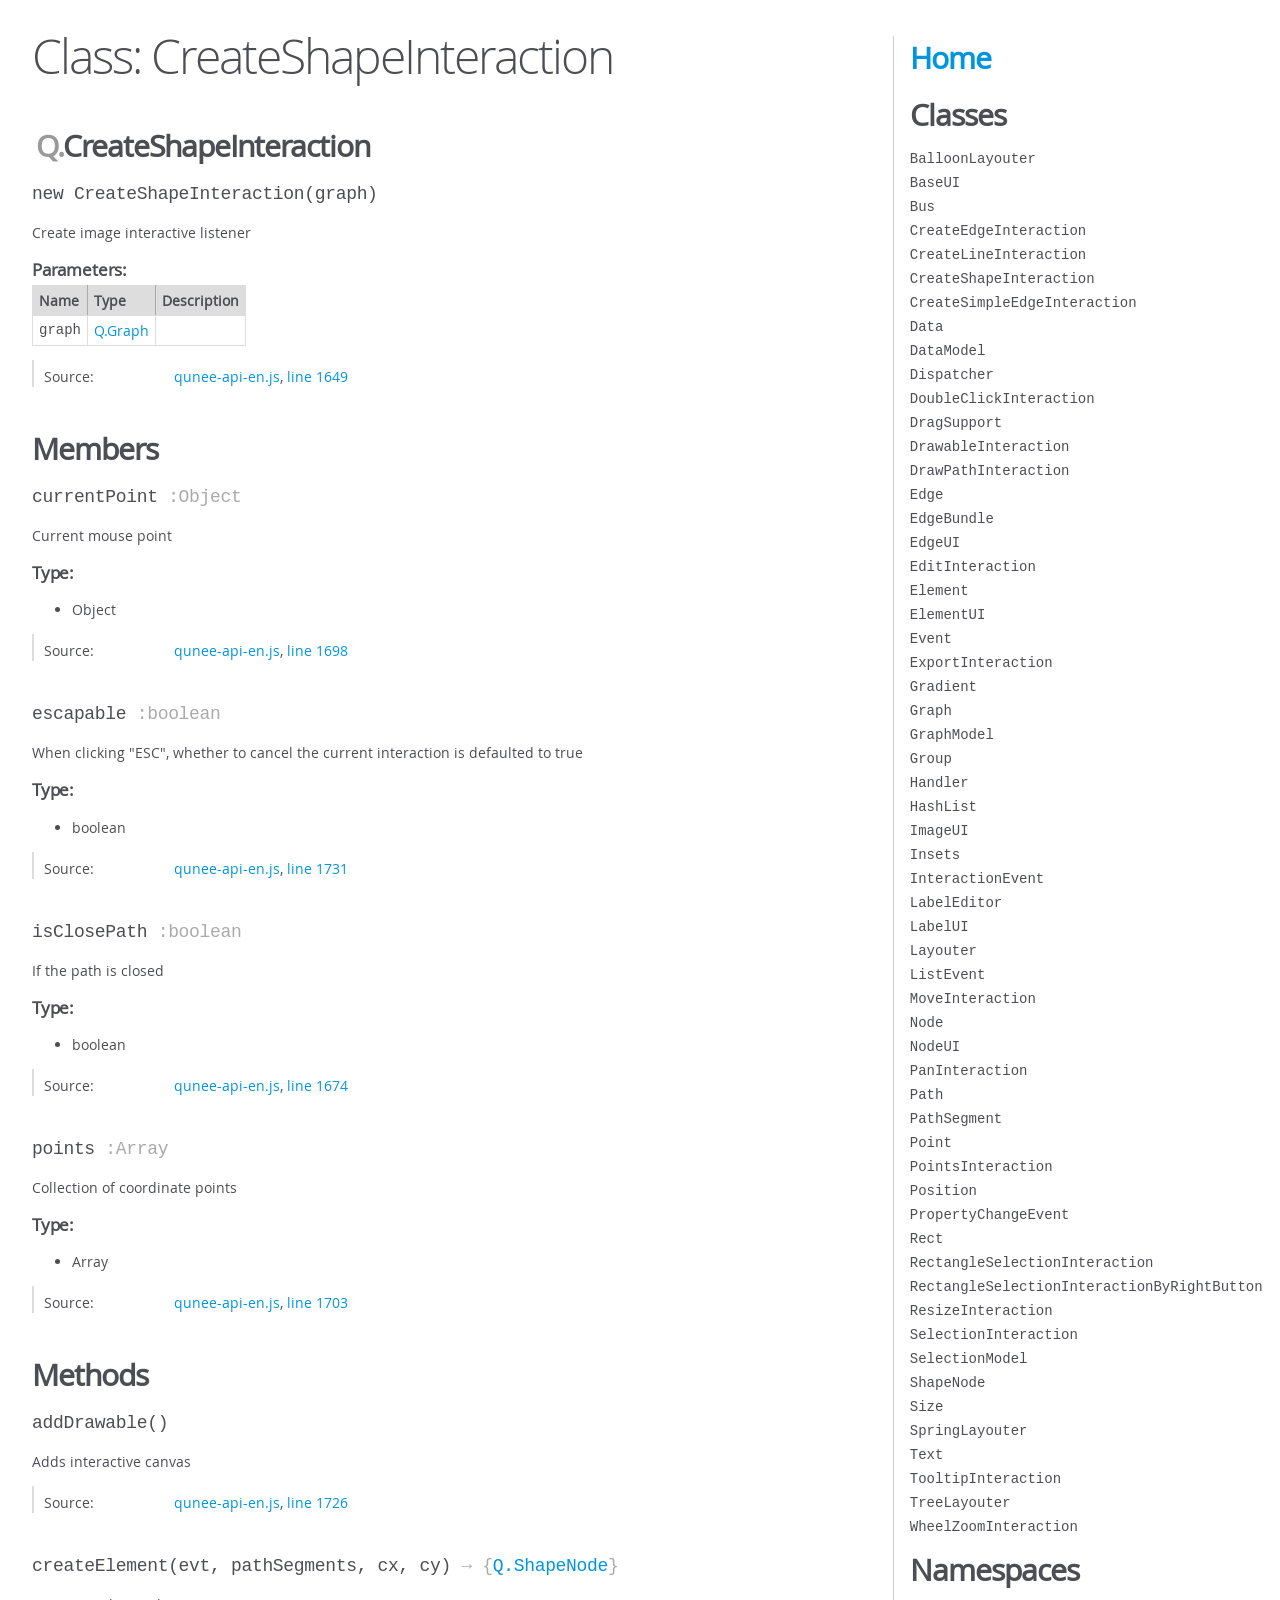
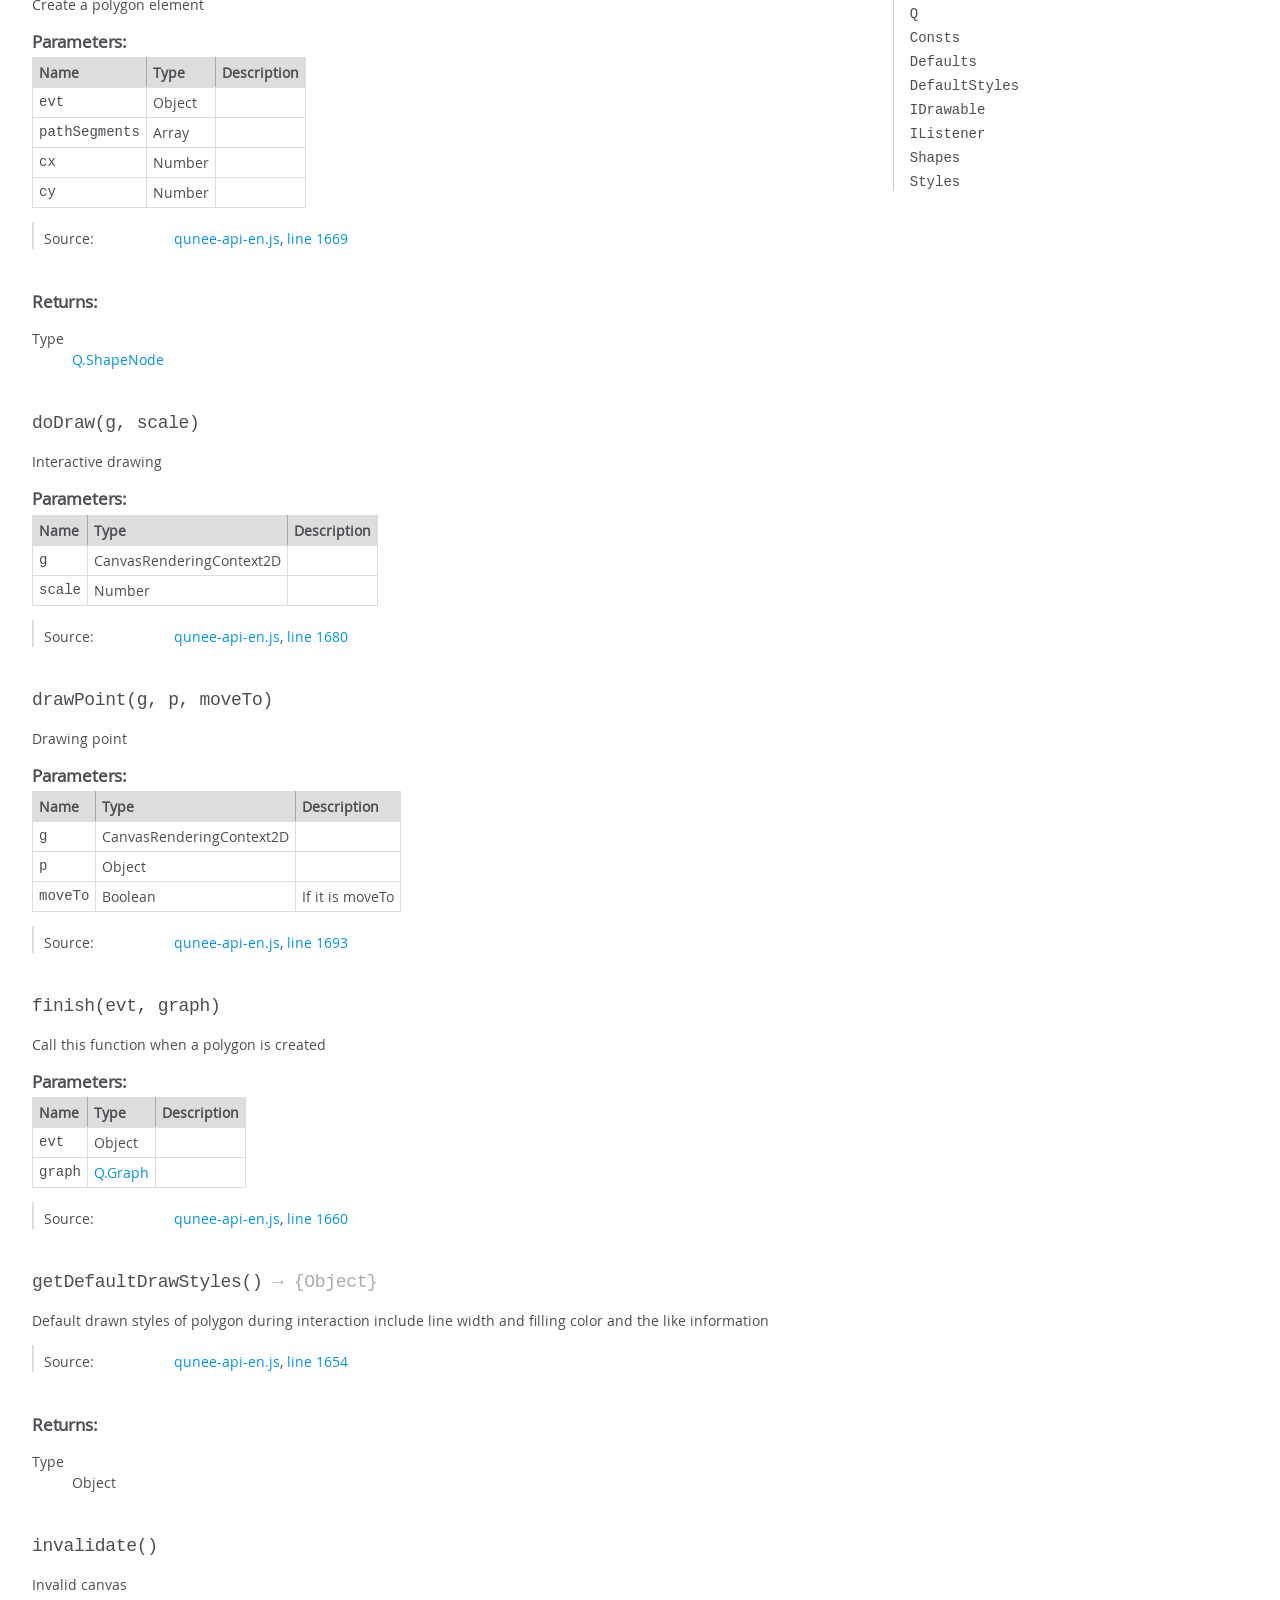
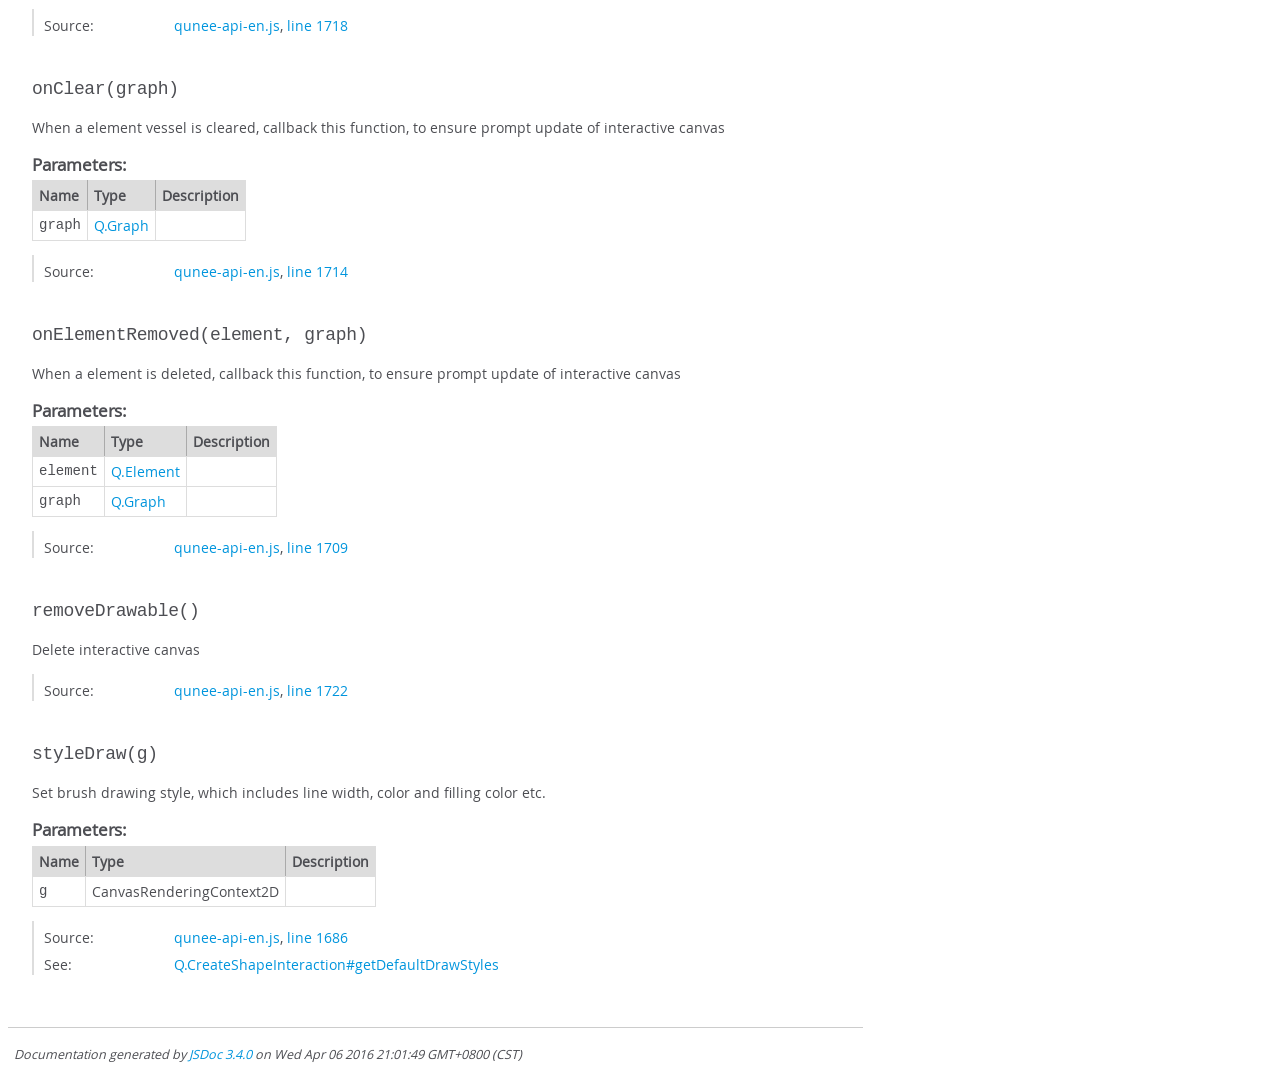
<file: jsdoc-en/Q.CreateShapeInteraction.html>
<!DOCTYPE html>
<html lang="en">
<head>
    <meta charset="utf-8">
    <title>JSDoc: Class: CreateShapeInteraction</title>

    <script src="scripts/prettify/prettify.js"> </script>
    <script src="scripts/prettify/lang-css.js"> </script>
    <!--[if lt IE 9]>
      <script src="//html5shiv.googlecode.com/svn/trunk/html5.js"></script>
    <![endif]-->
    <link type="text/css" rel="stylesheet" href="styles/prettify-tomorrow.css">
    <link type="text/css" rel="stylesheet" href="styles/jsdoc-default.css">
</head>

<body>

<div id="main">

    <h1 class="page-title">Class: CreateShapeInteraction</h1>

    




<section>

<header>
    
        <h2>
            <span class="ancestors"><a href="Q.html">Q</a>.</span>CreateShapeInteraction</h2>
        
    
</header>

<article>
    <div class="container-overview">
    
        

    

    <h4 class="name" id="CreateShapeInteraction"><span class="type-signature"></span>new CreateShapeInteraction<span class="signature">(graph)</span><span class="type-signature"></span></h4>

    



<div class="description">
    Create image interactive listener
</div>









    <h5>Parameters:</h5>
    

<table class="params">
    <thead>
    <tr>
        
        <th>Name</th>
        

        <th>Type</th>

        

        

        <th class="last">Description</th>
    </tr>
    </thead>

    <tbody>
    

        <tr>
            
                <td class="name"><code>graph</code></td>
            

            <td class="type">
            
                
<span class="param-type"><a href="Q.Graph.html">Q.Graph</a></span>


            
            </td>

            

            

            <td class="description last"></td>
        </tr>

    
    </tbody>
</table>






<dl class="details">

    

    

    

    

    

    

    

    

    

    

    

    

    
    <dt class="tag-source">Source:</dt>
    <dd class="tag-source"><ul class="dummy"><li>
        <a href="qunee-api-en.js.html">qunee-api-en.js</a>, <a href="qunee-api-en.js.html#line1649">line 1649</a>
    </li></ul></dd>
    

    

    

    
</dl>
















    
    </div>

    

    

    

     

    

    
        <h3 class="subsection-title">Members</h3>

        
            
<h4 class="name" id="currentPoint"><span class="type-signature"></span>currentPoint<span class="type-signature"> :Object</span></h4>




<div class="description">
    Current mouse point
</div>



    <h5>Type:</h5>
    <ul>
        <li>
            
<span class="param-type">Object</span>


        </li>
    </ul>





<dl class="details">

    

    

    

    

    

    

    

    

    

    

    

    

    
    <dt class="tag-source">Source:</dt>
    <dd class="tag-source"><ul class="dummy"><li>
        <a href="qunee-api-en.js.html">qunee-api-en.js</a>, <a href="qunee-api-en.js.html#line1698">line 1698</a>
    </li></ul></dd>
    

    

    

    
</dl>






        
            
<h4 class="name" id="escapable"><span class="type-signature"></span>escapable<span class="type-signature"> :boolean</span></h4>




<div class="description">
    When clicking "ESC", whether to cancel the current interaction is defaulted to true
</div>



    <h5>Type:</h5>
    <ul>
        <li>
            
<span class="param-type">boolean</span>


        </li>
    </ul>





<dl class="details">

    

    

    

    

    

    

    

    

    

    

    

    

    
    <dt class="tag-source">Source:</dt>
    <dd class="tag-source"><ul class="dummy"><li>
        <a href="qunee-api-en.js.html">qunee-api-en.js</a>, <a href="qunee-api-en.js.html#line1731">line 1731</a>
    </li></ul></dd>
    

    

    

    
</dl>






        
            
<h4 class="name" id="isClosePath"><span class="type-signature"></span>isClosePath<span class="type-signature"> :boolean</span></h4>




<div class="description">
    If the path is closed
</div>



    <h5>Type:</h5>
    <ul>
        <li>
            
<span class="param-type">boolean</span>


        </li>
    </ul>





<dl class="details">

    

    

    

    

    

    

    

    

    

    

    

    

    
    <dt class="tag-source">Source:</dt>
    <dd class="tag-source"><ul class="dummy"><li>
        <a href="qunee-api-en.js.html">qunee-api-en.js</a>, <a href="qunee-api-en.js.html#line1674">line 1674</a>
    </li></ul></dd>
    

    

    

    
</dl>






        
            
<h4 class="name" id="points"><span class="type-signature"></span>points<span class="type-signature"> :Array</span></h4>




<div class="description">
    Collection of coordinate points
</div>



    <h5>Type:</h5>
    <ul>
        <li>
            
<span class="param-type">Array</span>


        </li>
    </ul>





<dl class="details">

    

    

    

    

    

    

    

    

    

    

    

    

    
    <dt class="tag-source">Source:</dt>
    <dd class="tag-source"><ul class="dummy"><li>
        <a href="qunee-api-en.js.html">qunee-api-en.js</a>, <a href="qunee-api-en.js.html#line1703">line 1703</a>
    </li></ul></dd>
    

    

    

    
</dl>






        
    

    
        <h3 class="subsection-title">Methods</h3>

        
            

    

    <h4 class="name" id="addDrawable"><span class="type-signature"></span>addDrawable<span class="signature">()</span><span class="type-signature"></span></h4>

    



<div class="description">
    Adds interactive canvas
</div>













<dl class="details">

    

    

    

    

    

    

    

    

    

    

    

    

    
    <dt class="tag-source">Source:</dt>
    <dd class="tag-source"><ul class="dummy"><li>
        <a href="qunee-api-en.js.html">qunee-api-en.js</a>, <a href="qunee-api-en.js.html#line1726">line 1726</a>
    </li></ul></dd>
    

    

    

    
</dl>
















        
            

    

    <h4 class="name" id="createElement"><span class="type-signature"></span>createElement<span class="signature">(evt, pathSegments, cx, cy)</span><span class="type-signature"> &rarr; {<a href="Q.ShapeNode.html">Q.ShapeNode</a>}</span></h4>

    



<div class="description">
    Create a polygon element
</div>









    <h5>Parameters:</h5>
    

<table class="params">
    <thead>
    <tr>
        
        <th>Name</th>
        

        <th>Type</th>

        

        

        <th class="last">Description</th>
    </tr>
    </thead>

    <tbody>
    

        <tr>
            
                <td class="name"><code>evt</code></td>
            

            <td class="type">
            
                
<span class="param-type">Object</span>


            
            </td>

            

            

            <td class="description last"></td>
        </tr>

    

        <tr>
            
                <td class="name"><code>pathSegments</code></td>
            

            <td class="type">
            
                
<span class="param-type">Array</span>


            
            </td>

            

            

            <td class="description last"></td>
        </tr>

    

        <tr>
            
                <td class="name"><code>cx</code></td>
            

            <td class="type">
            
                
<span class="param-type">Number</span>


            
            </td>

            

            

            <td class="description last"></td>
        </tr>

    

        <tr>
            
                <td class="name"><code>cy</code></td>
            

            <td class="type">
            
                
<span class="param-type">Number</span>


            
            </td>

            

            

            <td class="description last"></td>
        </tr>

    
    </tbody>
</table>






<dl class="details">

    

    

    

    

    

    

    

    

    

    

    

    

    
    <dt class="tag-source">Source:</dt>
    <dd class="tag-source"><ul class="dummy"><li>
        <a href="qunee-api-en.js.html">qunee-api-en.js</a>, <a href="qunee-api-en.js.html#line1669">line 1669</a>
    </li></ul></dd>
    

    

    

    
</dl>













<h5>Returns:</h5>

        


<dl>
    <dt>
        Type
    </dt>
    <dd>
        
<span class="param-type"><a href="Q.ShapeNode.html">Q.ShapeNode</a></span>


    </dd>
</dl>

    



        
            

    

    <h4 class="name" id="doDraw"><span class="type-signature"></span>doDraw<span class="signature">(g, scale)</span><span class="type-signature"></span></h4>

    



<div class="description">
    Interactive drawing
</div>









    <h5>Parameters:</h5>
    

<table class="params">
    <thead>
    <tr>
        
        <th>Name</th>
        

        <th>Type</th>

        

        

        <th class="last">Description</th>
    </tr>
    </thead>

    <tbody>
    

        <tr>
            
                <td class="name"><code>g</code></td>
            

            <td class="type">
            
                
<span class="param-type">CanvasRenderingContext2D</span>


            
            </td>

            

            

            <td class="description last"></td>
        </tr>

    

        <tr>
            
                <td class="name"><code>scale</code></td>
            

            <td class="type">
            
                
<span class="param-type">Number</span>


            
            </td>

            

            

            <td class="description last"></td>
        </tr>

    
    </tbody>
</table>






<dl class="details">

    

    

    

    

    

    

    

    

    

    

    

    

    
    <dt class="tag-source">Source:</dt>
    <dd class="tag-source"><ul class="dummy"><li>
        <a href="qunee-api-en.js.html">qunee-api-en.js</a>, <a href="qunee-api-en.js.html#line1680">line 1680</a>
    </li></ul></dd>
    

    

    

    
</dl>
















        
            

    

    <h4 class="name" id="drawPoint"><span class="type-signature"></span>drawPoint<span class="signature">(g, p, moveTo)</span><span class="type-signature"></span></h4>

    



<div class="description">
    Drawing point
</div>









    <h5>Parameters:</h5>
    

<table class="params">
    <thead>
    <tr>
        
        <th>Name</th>
        

        <th>Type</th>

        

        

        <th class="last">Description</th>
    </tr>
    </thead>

    <tbody>
    

        <tr>
            
                <td class="name"><code>g</code></td>
            

            <td class="type">
            
                
<span class="param-type">CanvasRenderingContext2D</span>


            
            </td>

            

            

            <td class="description last"></td>
        </tr>

    

        <tr>
            
                <td class="name"><code>p</code></td>
            

            <td class="type">
            
                
<span class="param-type">Object</span>


            
            </td>

            

            

            <td class="description last"></td>
        </tr>

    

        <tr>
            
                <td class="name"><code>moveTo</code></td>
            

            <td class="type">
            
                
<span class="param-type">Boolean</span>


            
            </td>

            

            

            <td class="description last">If it is moveTo</td>
        </tr>

    
    </tbody>
</table>






<dl class="details">

    

    

    

    

    

    

    

    

    

    

    

    

    
    <dt class="tag-source">Source:</dt>
    <dd class="tag-source"><ul class="dummy"><li>
        <a href="qunee-api-en.js.html">qunee-api-en.js</a>, <a href="qunee-api-en.js.html#line1693">line 1693</a>
    </li></ul></dd>
    

    

    

    
</dl>
















        
            

    

    <h4 class="name" id="finish"><span class="type-signature"></span>finish<span class="signature">(evt, graph)</span><span class="type-signature"></span></h4>

    



<div class="description">
    Call this function when a polygon is created
</div>









    <h5>Parameters:</h5>
    

<table class="params">
    <thead>
    <tr>
        
        <th>Name</th>
        

        <th>Type</th>

        

        

        <th class="last">Description</th>
    </tr>
    </thead>

    <tbody>
    

        <tr>
            
                <td class="name"><code>evt</code></td>
            

            <td class="type">
            
                
<span class="param-type">Object</span>


            
            </td>

            

            

            <td class="description last"></td>
        </tr>

    

        <tr>
            
                <td class="name"><code>graph</code></td>
            

            <td class="type">
            
                
<span class="param-type"><a href="Q.Graph.html">Q.Graph</a></span>


            
            </td>

            

            

            <td class="description last"></td>
        </tr>

    
    </tbody>
</table>






<dl class="details">

    

    

    

    

    

    

    

    

    

    

    

    

    
    <dt class="tag-source">Source:</dt>
    <dd class="tag-source"><ul class="dummy"><li>
        <a href="qunee-api-en.js.html">qunee-api-en.js</a>, <a href="qunee-api-en.js.html#line1660">line 1660</a>
    </li></ul></dd>
    

    

    

    
</dl>
















        
            

    

    <h4 class="name" id="getDefaultDrawStyles"><span class="type-signature"></span>getDefaultDrawStyles<span class="signature">()</span><span class="type-signature"> &rarr; {Object}</span></h4>

    



<div class="description">
    Default drawn styles of polygon during interaction include line width and filling color and the like information
</div>













<dl class="details">

    

    

    

    

    

    

    

    

    

    

    

    

    
    <dt class="tag-source">Source:</dt>
    <dd class="tag-source"><ul class="dummy"><li>
        <a href="qunee-api-en.js.html">qunee-api-en.js</a>, <a href="qunee-api-en.js.html#line1654">line 1654</a>
    </li></ul></dd>
    

    

    

    
</dl>













<h5>Returns:</h5>

        


<dl>
    <dt>
        Type
    </dt>
    <dd>
        
<span class="param-type">Object</span>


    </dd>
</dl>

    



        
            

    

    <h4 class="name" id="invalidate"><span class="type-signature"></span>invalidate<span class="signature">()</span><span class="type-signature"></span></h4>

    



<div class="description">
    Invalid canvas
</div>













<dl class="details">

    

    

    

    

    

    

    

    

    

    

    

    

    
    <dt class="tag-source">Source:</dt>
    <dd class="tag-source"><ul class="dummy"><li>
        <a href="qunee-api-en.js.html">qunee-api-en.js</a>, <a href="qunee-api-en.js.html#line1718">line 1718</a>
    </li></ul></dd>
    

    

    

    
</dl>
















        
            

    

    <h4 class="name" id="onClear"><span class="type-signature"></span>onClear<span class="signature">(graph)</span><span class="type-signature"></span></h4>

    



<div class="description">
    When a element vessel is cleared, callback this function, to ensure prompt update of interactive canvas
</div>









    <h5>Parameters:</h5>
    

<table class="params">
    <thead>
    <tr>
        
        <th>Name</th>
        

        <th>Type</th>

        

        

        <th class="last">Description</th>
    </tr>
    </thead>

    <tbody>
    

        <tr>
            
                <td class="name"><code>graph</code></td>
            

            <td class="type">
            
                
<span class="param-type"><a href="Q.Graph.html">Q.Graph</a></span>


            
            </td>

            

            

            <td class="description last"></td>
        </tr>

    
    </tbody>
</table>






<dl class="details">

    

    

    

    

    

    

    

    

    

    

    

    

    
    <dt class="tag-source">Source:</dt>
    <dd class="tag-source"><ul class="dummy"><li>
        <a href="qunee-api-en.js.html">qunee-api-en.js</a>, <a href="qunee-api-en.js.html#line1714">line 1714</a>
    </li></ul></dd>
    

    

    

    
</dl>
















        
            

    

    <h4 class="name" id="onElementRemoved"><span class="type-signature"></span>onElementRemoved<span class="signature">(element, graph)</span><span class="type-signature"></span></h4>

    



<div class="description">
    When a element is deleted, callback this function, to ensure prompt update of interactive canvas
</div>









    <h5>Parameters:</h5>
    

<table class="params">
    <thead>
    <tr>
        
        <th>Name</th>
        

        <th>Type</th>

        

        

        <th class="last">Description</th>
    </tr>
    </thead>

    <tbody>
    

        <tr>
            
                <td class="name"><code>element</code></td>
            

            <td class="type">
            
                
<span class="param-type"><a href="Q.Element.html">Q.Element</a></span>


            
            </td>

            

            

            <td class="description last"></td>
        </tr>

    

        <tr>
            
                <td class="name"><code>graph</code></td>
            

            <td class="type">
            
                
<span class="param-type"><a href="Q.Graph.html">Q.Graph</a></span>


            
            </td>

            

            

            <td class="description last"></td>
        </tr>

    
    </tbody>
</table>






<dl class="details">

    

    

    

    

    

    

    

    

    

    

    

    

    
    <dt class="tag-source">Source:</dt>
    <dd class="tag-source"><ul class="dummy"><li>
        <a href="qunee-api-en.js.html">qunee-api-en.js</a>, <a href="qunee-api-en.js.html#line1709">line 1709</a>
    </li></ul></dd>
    

    

    

    
</dl>
















        
            

    

    <h4 class="name" id="removeDrawable"><span class="type-signature"></span>removeDrawable<span class="signature">()</span><span class="type-signature"></span></h4>

    



<div class="description">
    Delete interactive canvas
</div>













<dl class="details">

    

    

    

    

    

    

    

    

    

    

    

    

    
    <dt class="tag-source">Source:</dt>
    <dd class="tag-source"><ul class="dummy"><li>
        <a href="qunee-api-en.js.html">qunee-api-en.js</a>, <a href="qunee-api-en.js.html#line1722">line 1722</a>
    </li></ul></dd>
    

    

    

    
</dl>
















        
            

    

    <h4 class="name" id="styleDraw"><span class="type-signature"></span>styleDraw<span class="signature">(g)</span><span class="type-signature"></span></h4>

    



<div class="description">
    Set brush drawing style, which includes line width, color and filling color etc.
</div>









    <h5>Parameters:</h5>
    

<table class="params">
    <thead>
    <tr>
        
        <th>Name</th>
        

        <th>Type</th>

        

        

        <th class="last">Description</th>
    </tr>
    </thead>

    <tbody>
    

        <tr>
            
                <td class="name"><code>g</code></td>
            

            <td class="type">
            
                
<span class="param-type">CanvasRenderingContext2D</span>


            
            </td>

            

            

            <td class="description last"></td>
        </tr>

    
    </tbody>
</table>






<dl class="details">

    

    

    

    

    

    

    

    

    

    

    

    

    
    <dt class="tag-source">Source:</dt>
    <dd class="tag-source"><ul class="dummy"><li>
        <a href="qunee-api-en.js.html">qunee-api-en.js</a>, <a href="qunee-api-en.js.html#line1686">line 1686</a>
    </li></ul></dd>
    

    

    
    <dt class="tag-see">See:</dt>
    <dd class="tag-see">
        <ul>
            <li><a href="Q.CreateShapeInteraction.html#getDefaultDrawStyles">Q.CreateShapeInteraction#getDefaultDrawStyles</a></li>
        </ul>
    </dd>
    

    
</dl>
















        
    

    

    
</article>

</section>




</div>

<nav>
    <h2><a href="index.html">Home</a></h2><h3>Classes</h3><ul><li><a href="Q.BalloonLayouter.html">BalloonLayouter</a></li><li><a href="Q.BaseUI.html">BaseUI</a></li><li><a href="Q.Bus.html">Bus</a></li><li><a href="Q.CreateEdgeInteraction.html">CreateEdgeInteraction</a></li><li><a href="Q.CreateLineInteraction.html">CreateLineInteraction</a></li><li><a href="Q.CreateShapeInteraction.html">CreateShapeInteraction</a></li><li><a href="Q.CreateSimpleEdgeInteraction.html">CreateSimpleEdgeInteraction</a></li><li><a href="Q.Data.html">Data</a></li><li><a href="Q.DataModel.html">DataModel</a></li><li><a href="Q.Dispatcher.html">Dispatcher</a></li><li><a href="Q.DoubleClickInteraction.html">DoubleClickInteraction</a></li><li><a href="Q.DragSupport.html">DragSupport</a></li><li><a href="Q.DrawableInteraction.html">DrawableInteraction</a></li><li><a href="Q.DrawPathInteraction.html">DrawPathInteraction</a></li><li><a href="Q.Edge.html">Edge</a></li><li><a href="Q.EdgeBundle.html">EdgeBundle</a></li><li><a href="Q.EdgeUI.html">EdgeUI</a></li><li><a href="Q.EditInteraction.html">EditInteraction</a></li><li><a href="Q.Element.html">Element</a></li><li><a href="Q.ElementUI.html">ElementUI</a></li><li><a href="Q.Event.html">Event</a></li><li><a href="Q.ExportInteraction.html">ExportInteraction</a></li><li><a href="Q.Gradient.html">Gradient</a></li><li><a href="Q.Graph.html">Graph</a></li><li><a href="Q.GraphModel.html">GraphModel</a></li><li><a href="Q.Group.html">Group</a></li><li><a href="Q.Handler.html">Handler</a></li><li><a href="Q.HashList.html">HashList</a></li><li><a href="Q.ImageUI.html">ImageUI</a></li><li><a href="Q.Insets.html">Insets</a></li><li><a href="Q.InteractionEvent.html">InteractionEvent</a></li><li><a href="Q.LabelEditor.html">LabelEditor</a></li><li><a href="Q.LabelUI.html">LabelUI</a></li><li><a href="Q.Layouter.html">Layouter</a></li><li><a href="Q.ListEvent.html">ListEvent</a></li><li><a href="Q.MoveInteraction.html">MoveInteraction</a></li><li><a href="Q.Node.html">Node</a></li><li><a href="Q.NodeUI.html">NodeUI</a></li><li><a href="Q.PanInteraction.html">PanInteraction</a></li><li><a href="Q.Path.html">Path</a></li><li><a href="Q.PathSegment.html">PathSegment</a></li><li><a href="Q.Point.html">Point</a></li><li><a href="Q.PointsInteraction.html">PointsInteraction</a></li><li><a href="Q.Position.html">Position</a></li><li><a href="Q.PropertyChangeEvent.html">PropertyChangeEvent</a></li><li><a href="Q.Rect.html">Rect</a></li><li><a href="Q.RectangleSelectionInteraction.html">RectangleSelectionInteraction</a></li><li><a href="Q.RectangleSelectionInteractionByRightButton.html">RectangleSelectionInteractionByRightButton</a></li><li><a href="Q.ResizeInteraction.html">ResizeInteraction</a></li><li><a href="Q.SelectionInteraction.html">SelectionInteraction</a></li><li><a href="Q.SelectionModel.html">SelectionModel</a></li><li><a href="Q.ShapeNode.html">ShapeNode</a></li><li><a href="Q.Size.html">Size</a></li><li><a href="Q.SpringLayouter.html">SpringLayouter</a></li><li><a href="Q.Text.html">Text</a></li><li><a href="Q.TooltipInteraction.html">TooltipInteraction</a></li><li><a href="Q.TreeLayouter.html">TreeLayouter</a></li><li><a href="Q.WheelZoomInteraction.html">WheelZoomInteraction</a></li></ul><h3>Namespaces</h3><ul><li><a href="Q.html">Q</a></li><li><a href="Q.Consts.html">Consts</a></li><li><a href="Q.Defaults.html">Defaults</a></li><li><a href="Q.DefaultStyles.html">DefaultStyles</a></li><li><a href="Q.IDrawable.html">IDrawable</a></li><li><a href="Q.IListener.html">IListener</a></li><li><a href="Q.Shapes.html">Shapes</a></li><li><a href="Q.Styles.html">Styles</a></li></ul>
</nav>

<br class="clear">

<footer>
    Documentation generated by <a href="https://github.com/jsdoc3/jsdoc">JSDoc 3.4.0</a> on Wed Apr 06 2016 21:01:49 GMT+0800 (CST)
</footer>

<script> prettyPrint(); </script>
<script src="scripts/linenumber.js"> </script>
</body>
</html>
</file>
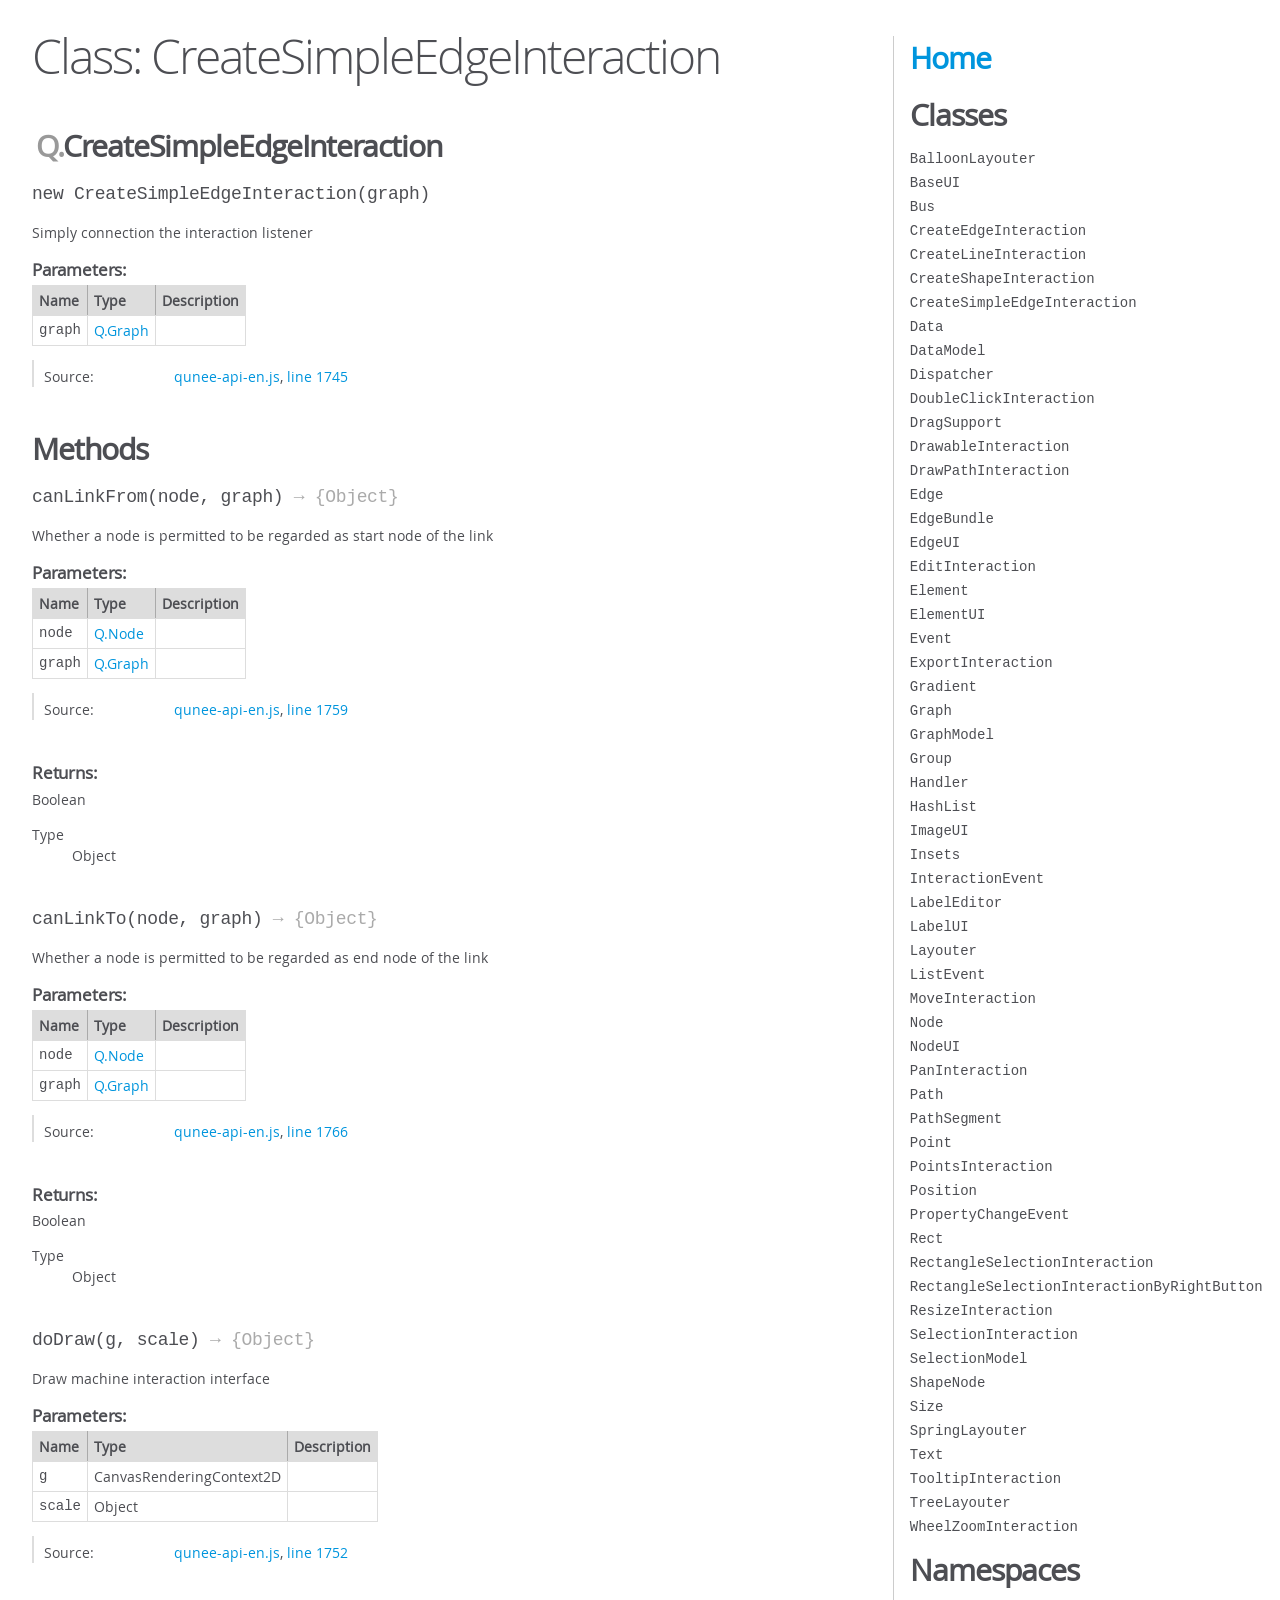
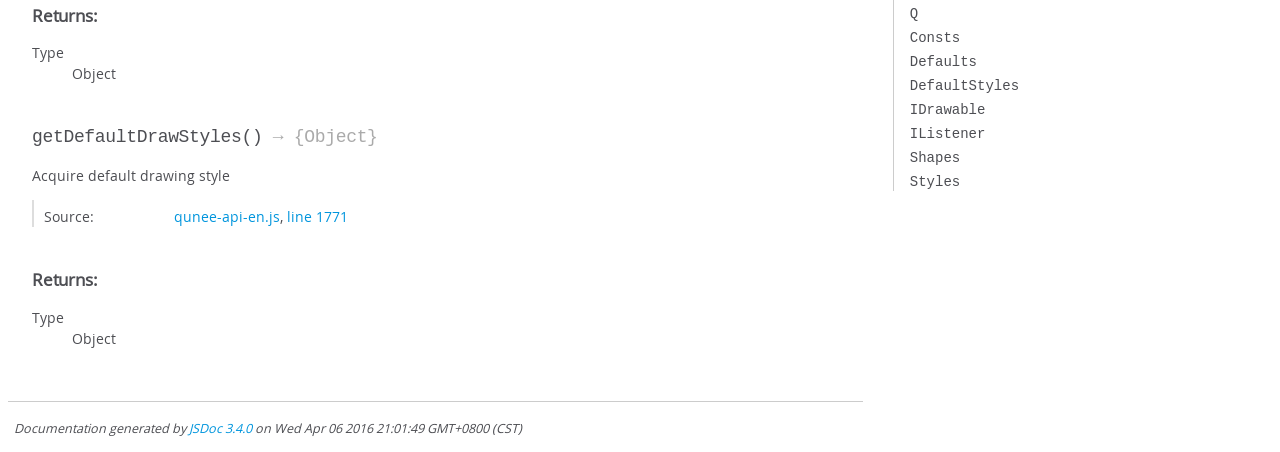
<file: jsdoc-en/Q.CreateSimpleEdgeInteraction.html>
<!DOCTYPE html>
<html lang="en">
<head>
    <meta charset="utf-8">
    <title>JSDoc: Class: CreateSimpleEdgeInteraction</title>

    <script src="scripts/prettify/prettify.js"> </script>
    <script src="scripts/prettify/lang-css.js"> </script>
    <!--[if lt IE 9]>
      <script src="//html5shiv.googlecode.com/svn/trunk/html5.js"></script>
    <![endif]-->
    <link type="text/css" rel="stylesheet" href="styles/prettify-tomorrow.css">
    <link type="text/css" rel="stylesheet" href="styles/jsdoc-default.css">
</head>

<body>

<div id="main">

    <h1 class="page-title">Class: CreateSimpleEdgeInteraction</h1>

    




<section>

<header>
    
        <h2>
            <span class="ancestors"><a href="Q.html">Q</a>.</span>CreateSimpleEdgeInteraction</h2>
        
    
</header>

<article>
    <div class="container-overview">
    
        

    

    <h4 class="name" id="CreateSimpleEdgeInteraction"><span class="type-signature"></span>new CreateSimpleEdgeInteraction<span class="signature">(graph)</span><span class="type-signature"></span></h4>

    



<div class="description">
    Simply connection the interaction listener
</div>









    <h5>Parameters:</h5>
    

<table class="params">
    <thead>
    <tr>
        
        <th>Name</th>
        

        <th>Type</th>

        

        

        <th class="last">Description</th>
    </tr>
    </thead>

    <tbody>
    

        <tr>
            
                <td class="name"><code>graph</code></td>
            

            <td class="type">
            
                
<span class="param-type"><a href="Q.Graph.html">Q.Graph</a></span>


            
            </td>

            

            

            <td class="description last"></td>
        </tr>

    
    </tbody>
</table>






<dl class="details">

    

    

    

    

    

    

    

    

    

    

    

    

    
    <dt class="tag-source">Source:</dt>
    <dd class="tag-source"><ul class="dummy"><li>
        <a href="qunee-api-en.js.html">qunee-api-en.js</a>, <a href="qunee-api-en.js.html#line1745">line 1745</a>
    </li></ul></dd>
    

    

    

    
</dl>
















    
    </div>

    

    

    

     

    

    

    
        <h3 class="subsection-title">Methods</h3>

        
            

    

    <h4 class="name" id="canLinkFrom"><span class="type-signature"></span>canLinkFrom<span class="signature">(node, graph)</span><span class="type-signature"> &rarr; {Object}</span></h4>

    



<div class="description">
    Whether a node is permitted to be regarded as start node of the link
</div>









    <h5>Parameters:</h5>
    

<table class="params">
    <thead>
    <tr>
        
        <th>Name</th>
        

        <th>Type</th>

        

        

        <th class="last">Description</th>
    </tr>
    </thead>

    <tbody>
    

        <tr>
            
                <td class="name"><code>node</code></td>
            

            <td class="type">
            
                
<span class="param-type"><a href="Q.Node.html">Q.Node</a></span>


            
            </td>

            

            

            <td class="description last"></td>
        </tr>

    

        <tr>
            
                <td class="name"><code>graph</code></td>
            

            <td class="type">
            
                
<span class="param-type"><a href="Q.Graph.html">Q.Graph</a></span>


            
            </td>

            

            

            <td class="description last"></td>
        </tr>

    
    </tbody>
</table>






<dl class="details">

    

    

    

    

    

    

    

    

    

    

    

    

    
    <dt class="tag-source">Source:</dt>
    <dd class="tag-source"><ul class="dummy"><li>
        <a href="qunee-api-en.js.html">qunee-api-en.js</a>, <a href="qunee-api-en.js.html#line1759">line 1759</a>
    </li></ul></dd>
    

    

    

    
</dl>













<h5>Returns:</h5>

        
<div class="param-desc">
    Boolean
</div>



<dl>
    <dt>
        Type
    </dt>
    <dd>
        
<span class="param-type">Object</span>


    </dd>
</dl>

    



        
            

    

    <h4 class="name" id="canLinkTo"><span class="type-signature"></span>canLinkTo<span class="signature">(node, graph)</span><span class="type-signature"> &rarr; {Object}</span></h4>

    



<div class="description">
    Whether a node is permitted to be regarded as end node of the link
</div>









    <h5>Parameters:</h5>
    

<table class="params">
    <thead>
    <tr>
        
        <th>Name</th>
        

        <th>Type</th>

        

        

        <th class="last">Description</th>
    </tr>
    </thead>

    <tbody>
    

        <tr>
            
                <td class="name"><code>node</code></td>
            

            <td class="type">
            
                
<span class="param-type"><a href="Q.Node.html">Q.Node</a></span>


            
            </td>

            

            

            <td class="description last"></td>
        </tr>

    

        <tr>
            
                <td class="name"><code>graph</code></td>
            

            <td class="type">
            
                
<span class="param-type"><a href="Q.Graph.html">Q.Graph</a></span>


            
            </td>

            

            

            <td class="description last"></td>
        </tr>

    
    </tbody>
</table>






<dl class="details">

    

    

    

    

    

    

    

    

    

    

    

    

    
    <dt class="tag-source">Source:</dt>
    <dd class="tag-source"><ul class="dummy"><li>
        <a href="qunee-api-en.js.html">qunee-api-en.js</a>, <a href="qunee-api-en.js.html#line1766">line 1766</a>
    </li></ul></dd>
    

    

    

    
</dl>













<h5>Returns:</h5>

        
<div class="param-desc">
    Boolean
</div>



<dl>
    <dt>
        Type
    </dt>
    <dd>
        
<span class="param-type">Object</span>


    </dd>
</dl>

    



        
            

    

    <h4 class="name" id="doDraw"><span class="type-signature"></span>doDraw<span class="signature">(g, scale)</span><span class="type-signature"> &rarr; {Object}</span></h4>

    



<div class="description">
    Draw machine interaction interface
</div>









    <h5>Parameters:</h5>
    

<table class="params">
    <thead>
    <tr>
        
        <th>Name</th>
        

        <th>Type</th>

        

        

        <th class="last">Description</th>
    </tr>
    </thead>

    <tbody>
    

        <tr>
            
                <td class="name"><code>g</code></td>
            

            <td class="type">
            
                
<span class="param-type">CanvasRenderingContext2D</span>


            
            </td>

            

            

            <td class="description last"></td>
        </tr>

    

        <tr>
            
                <td class="name"><code>scale</code></td>
            

            <td class="type">
            
                
<span class="param-type">Object</span>


            
            </td>

            

            

            <td class="description last"></td>
        </tr>

    
    </tbody>
</table>






<dl class="details">

    

    

    

    

    

    

    

    

    

    

    

    

    
    <dt class="tag-source">Source:</dt>
    <dd class="tag-source"><ul class="dummy"><li>
        <a href="qunee-api-en.js.html">qunee-api-en.js</a>, <a href="qunee-api-en.js.html#line1752">line 1752</a>
    </li></ul></dd>
    

    

    

    
</dl>













<h5>Returns:</h5>

        


<dl>
    <dt>
        Type
    </dt>
    <dd>
        
<span class="param-type">Object</span>


    </dd>
</dl>

    



        
            

    

    <h4 class="name" id="getDefaultDrawStyles"><span class="type-signature"></span>getDefaultDrawStyles<span class="signature">()</span><span class="type-signature"> &rarr; {Object}</span></h4>

    



<div class="description">
    Acquire default drawing style
</div>













<dl class="details">

    

    

    

    

    

    

    

    

    

    

    

    

    
    <dt class="tag-source">Source:</dt>
    <dd class="tag-source"><ul class="dummy"><li>
        <a href="qunee-api-en.js.html">qunee-api-en.js</a>, <a href="qunee-api-en.js.html#line1771">line 1771</a>
    </li></ul></dd>
    

    

    

    
</dl>













<h5>Returns:</h5>

        


<dl>
    <dt>
        Type
    </dt>
    <dd>
        
<span class="param-type">Object</span>


    </dd>
</dl>

    



        
    

    

    
</article>

</section>




</div>

<nav>
    <h2><a href="index.html">Home</a></h2><h3>Classes</h3><ul><li><a href="Q.BalloonLayouter.html">BalloonLayouter</a></li><li><a href="Q.BaseUI.html">BaseUI</a></li><li><a href="Q.Bus.html">Bus</a></li><li><a href="Q.CreateEdgeInteraction.html">CreateEdgeInteraction</a></li><li><a href="Q.CreateLineInteraction.html">CreateLineInteraction</a></li><li><a href="Q.CreateShapeInteraction.html">CreateShapeInteraction</a></li><li><a href="Q.CreateSimpleEdgeInteraction.html">CreateSimpleEdgeInteraction</a></li><li><a href="Q.Data.html">Data</a></li><li><a href="Q.DataModel.html">DataModel</a></li><li><a href="Q.Dispatcher.html">Dispatcher</a></li><li><a href="Q.DoubleClickInteraction.html">DoubleClickInteraction</a></li><li><a href="Q.DragSupport.html">DragSupport</a></li><li><a href="Q.DrawableInteraction.html">DrawableInteraction</a></li><li><a href="Q.DrawPathInteraction.html">DrawPathInteraction</a></li><li><a href="Q.Edge.html">Edge</a></li><li><a href="Q.EdgeBundle.html">EdgeBundle</a></li><li><a href="Q.EdgeUI.html">EdgeUI</a></li><li><a href="Q.EditInteraction.html">EditInteraction</a></li><li><a href="Q.Element.html">Element</a></li><li><a href="Q.ElementUI.html">ElementUI</a></li><li><a href="Q.Event.html">Event</a></li><li><a href="Q.ExportInteraction.html">ExportInteraction</a></li><li><a href="Q.Gradient.html">Gradient</a></li><li><a href="Q.Graph.html">Graph</a></li><li><a href="Q.GraphModel.html">GraphModel</a></li><li><a href="Q.Group.html">Group</a></li><li><a href="Q.Handler.html">Handler</a></li><li><a href="Q.HashList.html">HashList</a></li><li><a href="Q.ImageUI.html">ImageUI</a></li><li><a href="Q.Insets.html">Insets</a></li><li><a href="Q.InteractionEvent.html">InteractionEvent</a></li><li><a href="Q.LabelEditor.html">LabelEditor</a></li><li><a href="Q.LabelUI.html">LabelUI</a></li><li><a href="Q.Layouter.html">Layouter</a></li><li><a href="Q.ListEvent.html">ListEvent</a></li><li><a href="Q.MoveInteraction.html">MoveInteraction</a></li><li><a href="Q.Node.html">Node</a></li><li><a href="Q.NodeUI.html">NodeUI</a></li><li><a href="Q.PanInteraction.html">PanInteraction</a></li><li><a href="Q.Path.html">Path</a></li><li><a href="Q.PathSegment.html">PathSegment</a></li><li><a href="Q.Point.html">Point</a></li><li><a href="Q.PointsInteraction.html">PointsInteraction</a></li><li><a href="Q.Position.html">Position</a></li><li><a href="Q.PropertyChangeEvent.html">PropertyChangeEvent</a></li><li><a href="Q.Rect.html">Rect</a></li><li><a href="Q.RectangleSelectionInteraction.html">RectangleSelectionInteraction</a></li><li><a href="Q.RectangleSelectionInteractionByRightButton.html">RectangleSelectionInteractionByRightButton</a></li><li><a href="Q.ResizeInteraction.html">ResizeInteraction</a></li><li><a href="Q.SelectionInteraction.html">SelectionInteraction</a></li><li><a href="Q.SelectionModel.html">SelectionModel</a></li><li><a href="Q.ShapeNode.html">ShapeNode</a></li><li><a href="Q.Size.html">Size</a></li><li><a href="Q.SpringLayouter.html">SpringLayouter</a></li><li><a href="Q.Text.html">Text</a></li><li><a href="Q.TooltipInteraction.html">TooltipInteraction</a></li><li><a href="Q.TreeLayouter.html">TreeLayouter</a></li><li><a href="Q.WheelZoomInteraction.html">WheelZoomInteraction</a></li></ul><h3>Namespaces</h3><ul><li><a href="Q.html">Q</a></li><li><a href="Q.Consts.html">Consts</a></li><li><a href="Q.Defaults.html">Defaults</a></li><li><a href="Q.DefaultStyles.html">DefaultStyles</a></li><li><a href="Q.IDrawable.html">IDrawable</a></li><li><a href="Q.IListener.html">IListener</a></li><li><a href="Q.Shapes.html">Shapes</a></li><li><a href="Q.Styles.html">Styles</a></li></ul>
</nav>

<br class="clear">

<footer>
    Documentation generated by <a href="https://github.com/jsdoc3/jsdoc">JSDoc 3.4.0</a> on Wed Apr 06 2016 21:01:49 GMT+0800 (CST)
</footer>

<script> prettyPrint(); </script>
<script src="scripts/linenumber.js"> </script>
</body>
</html>
</file>
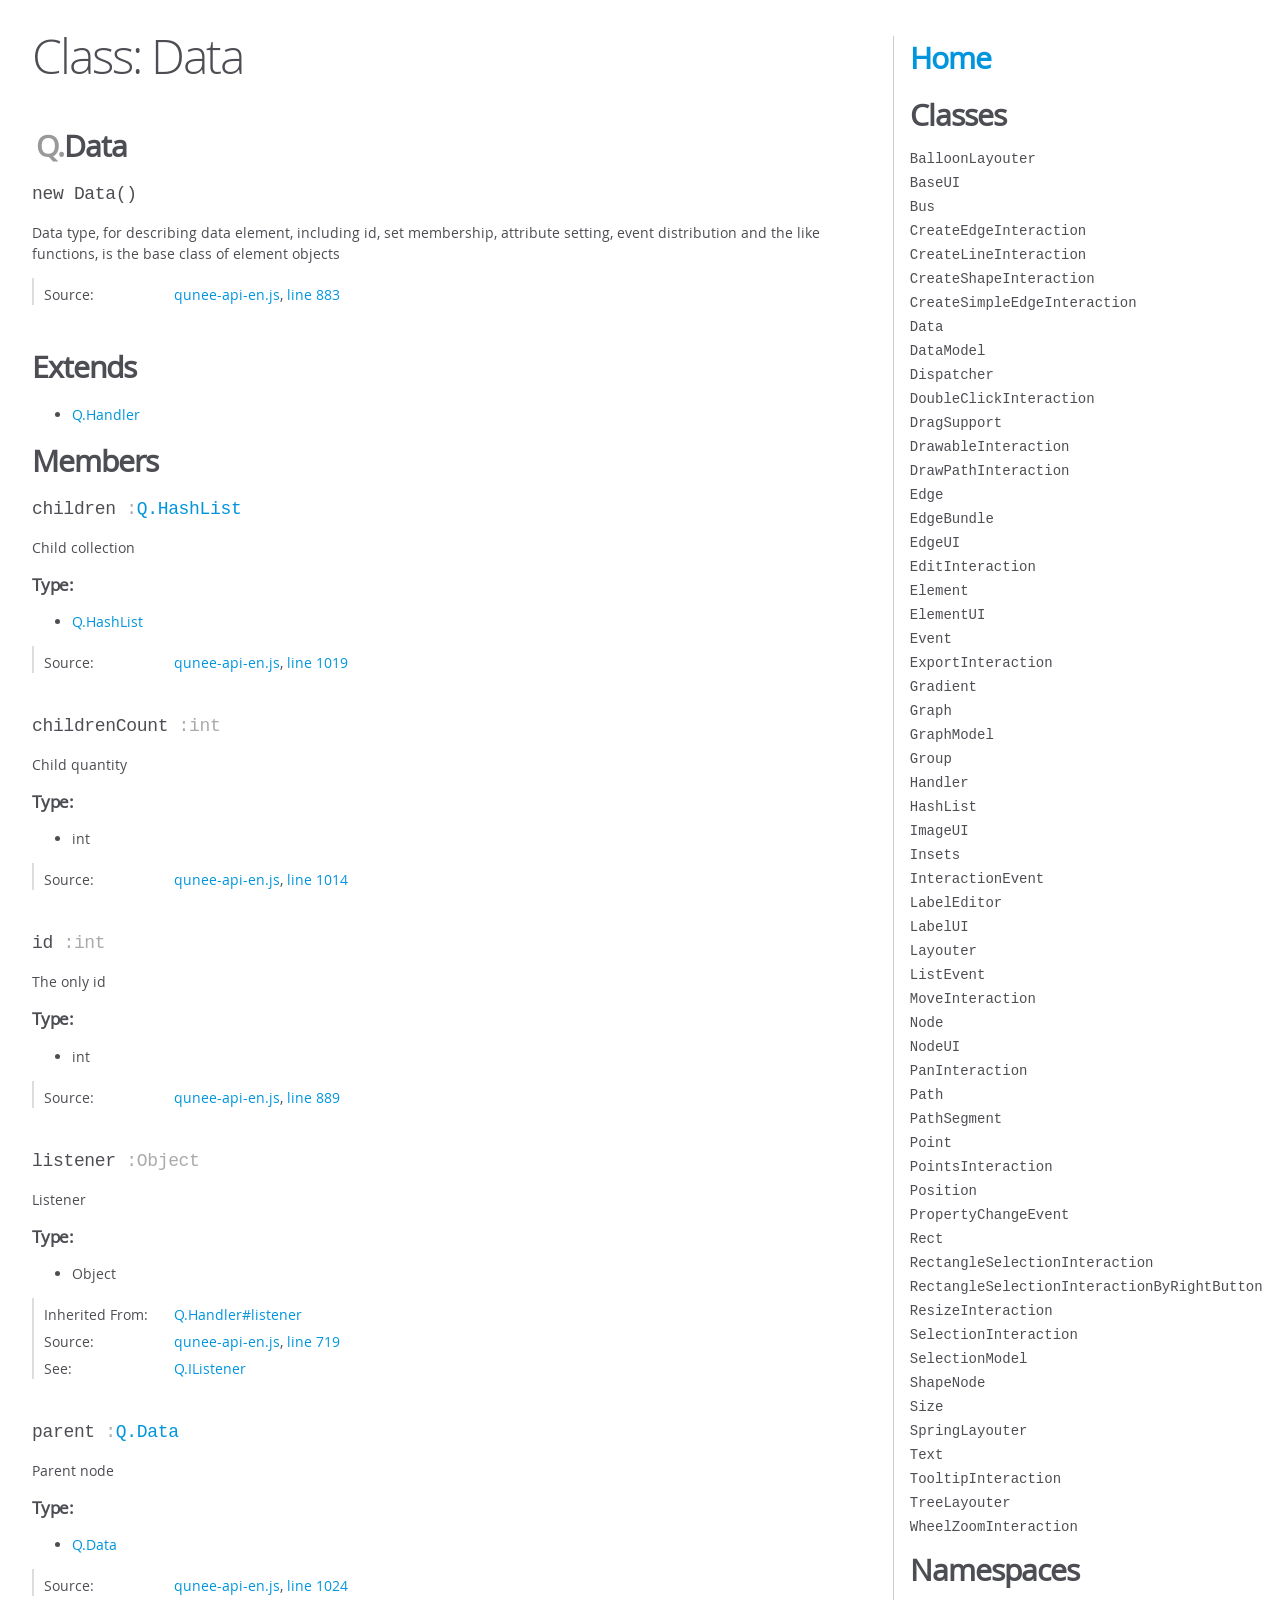
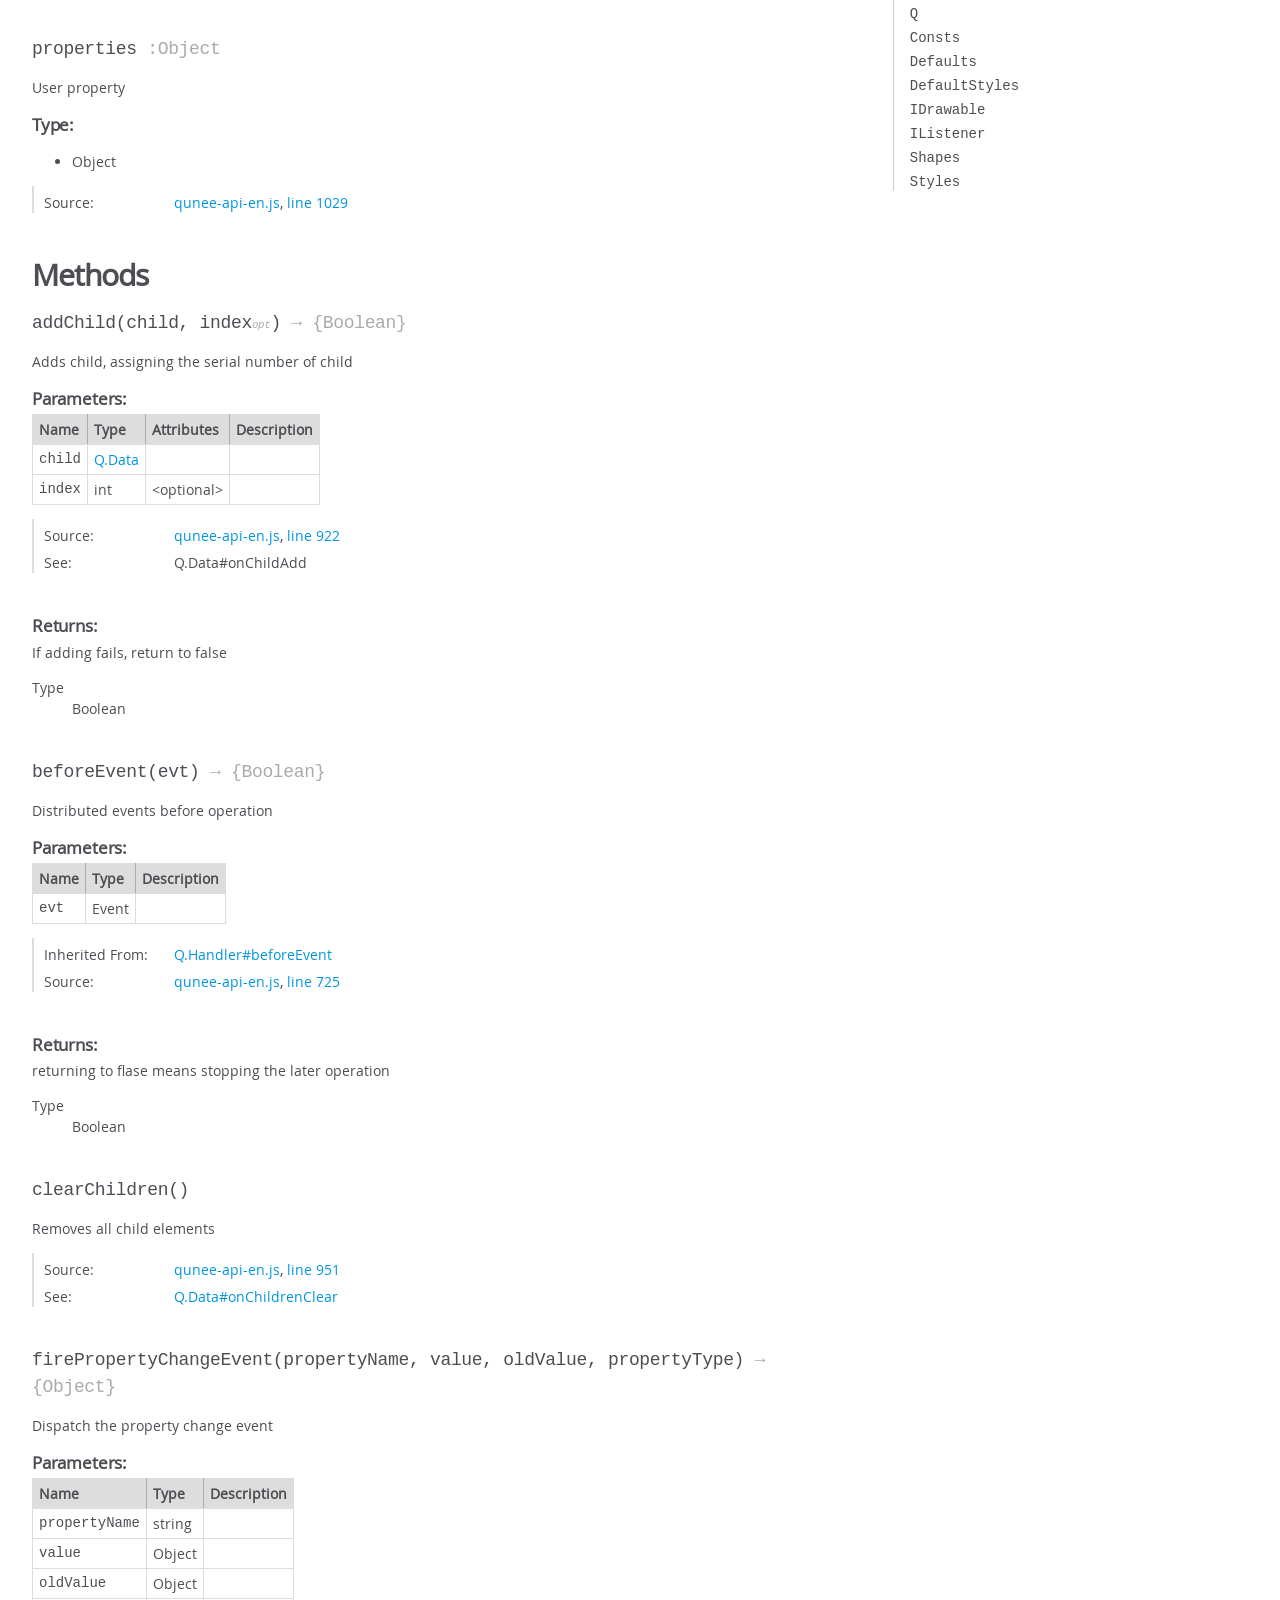
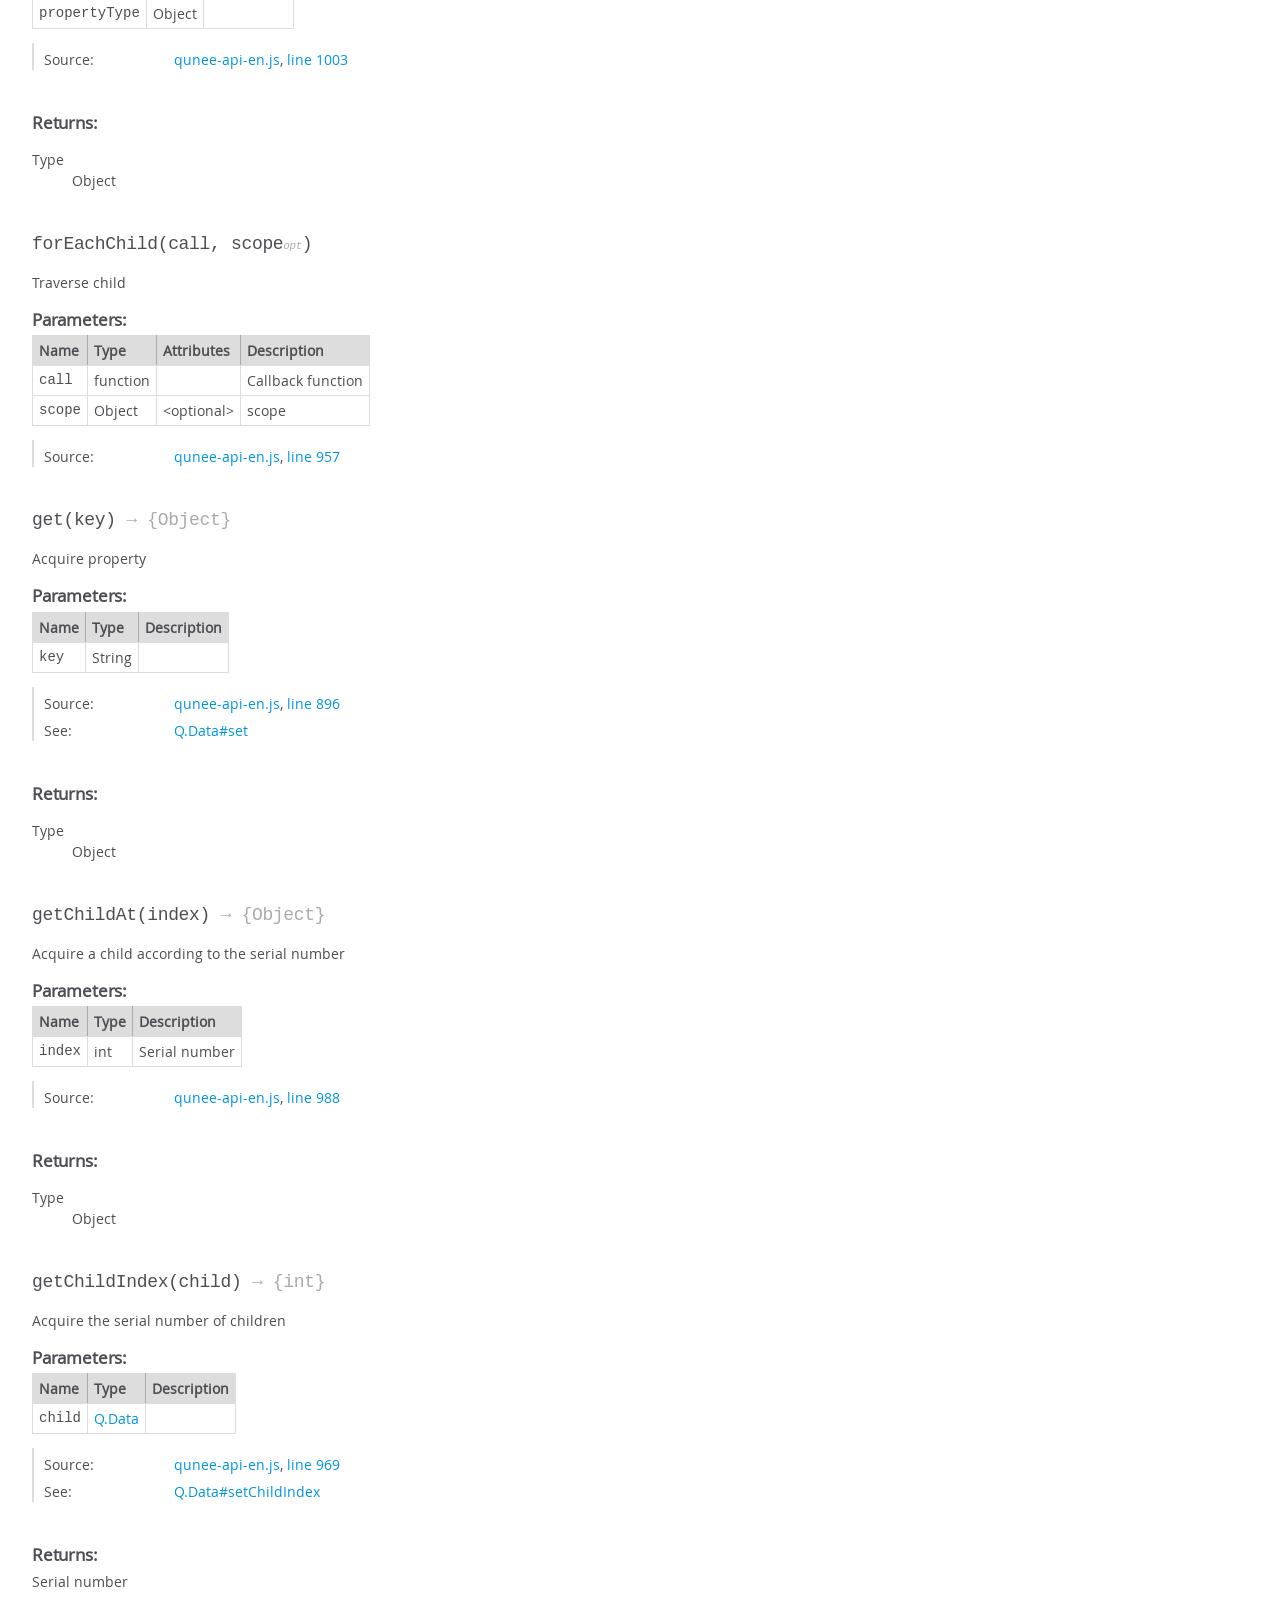
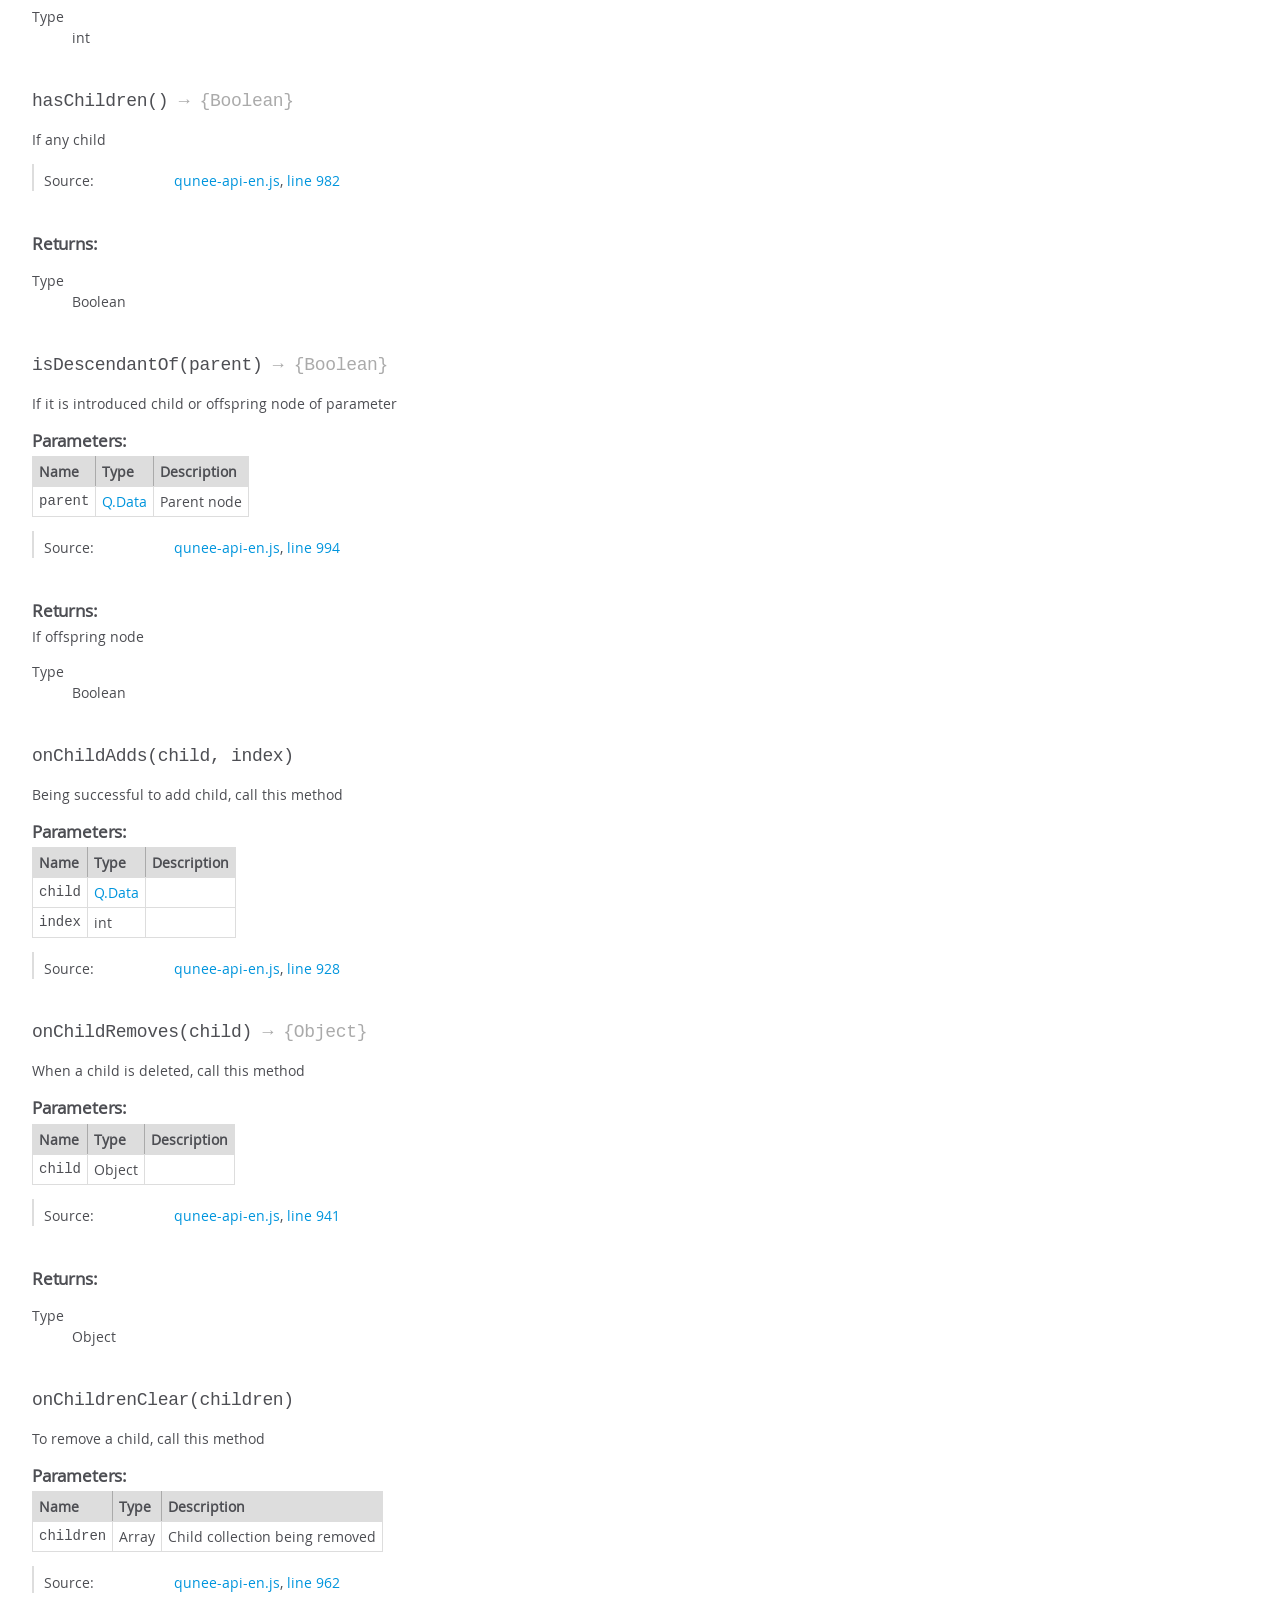
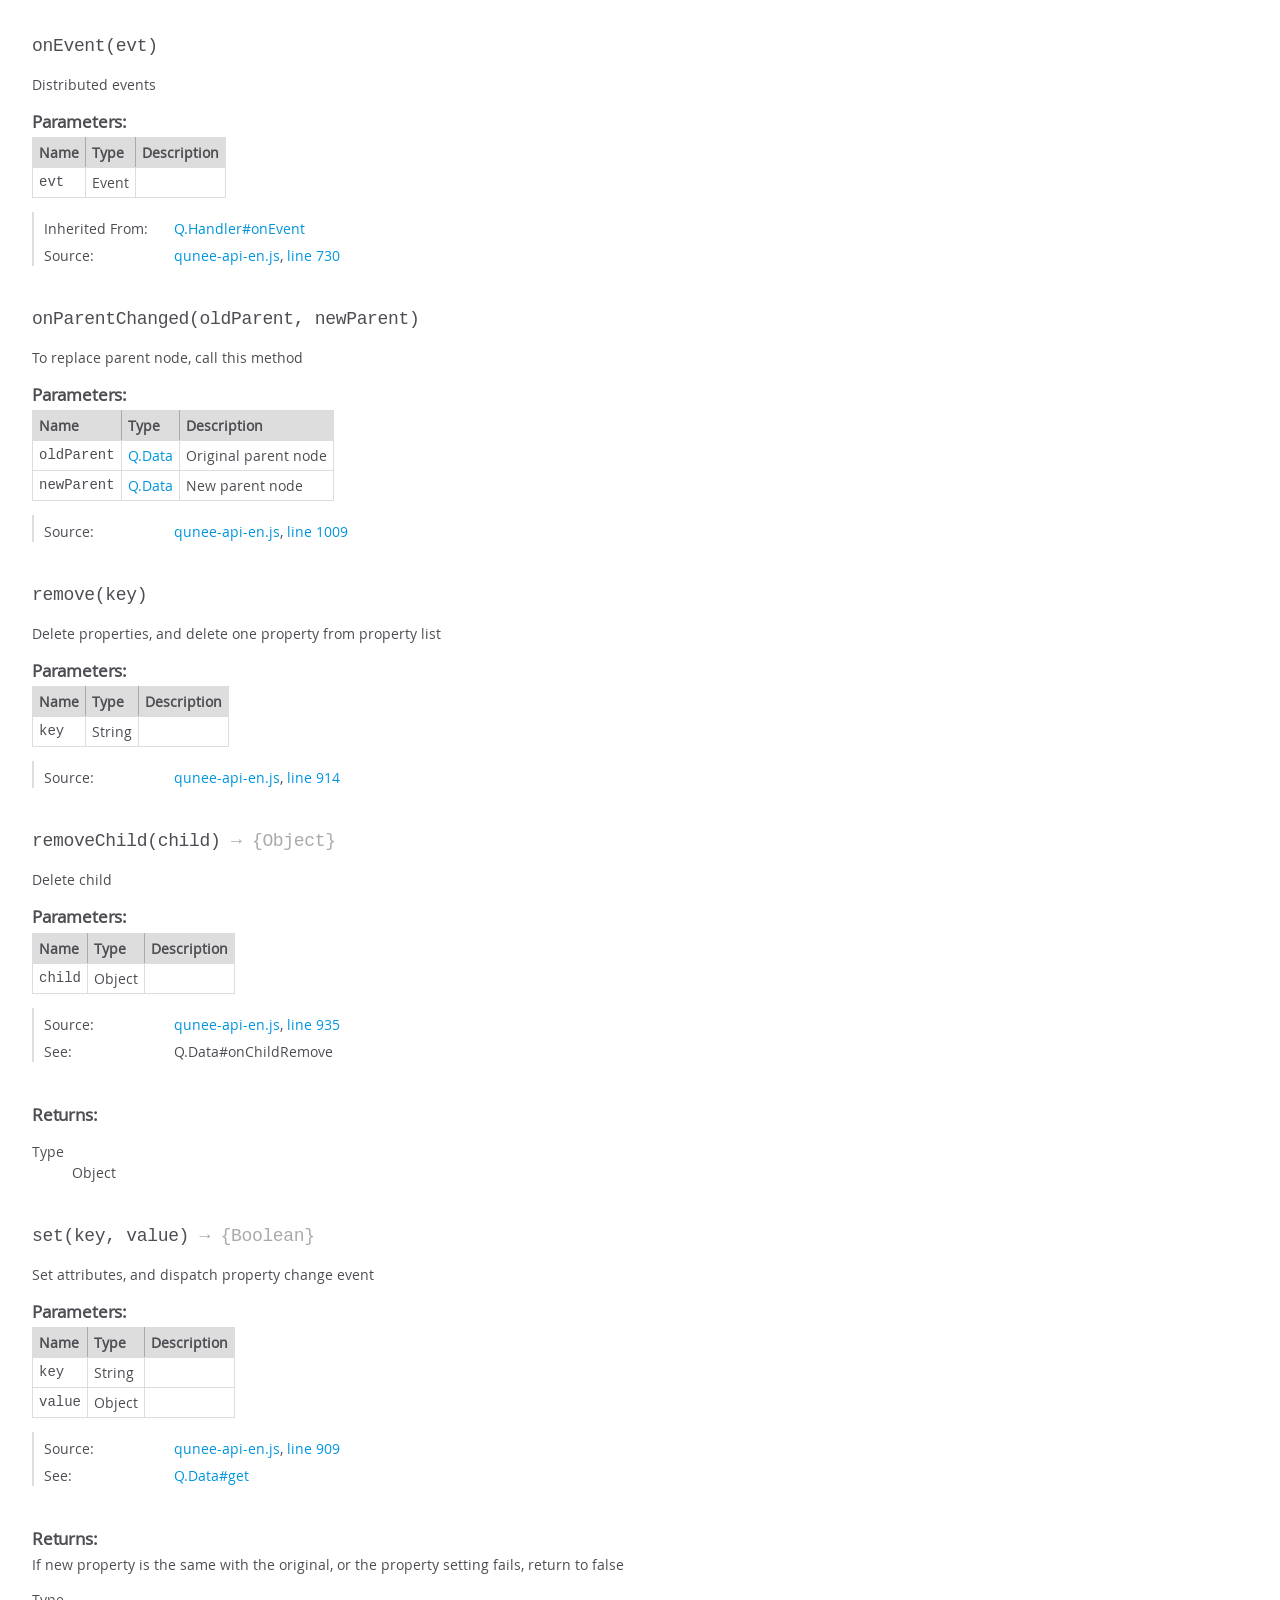
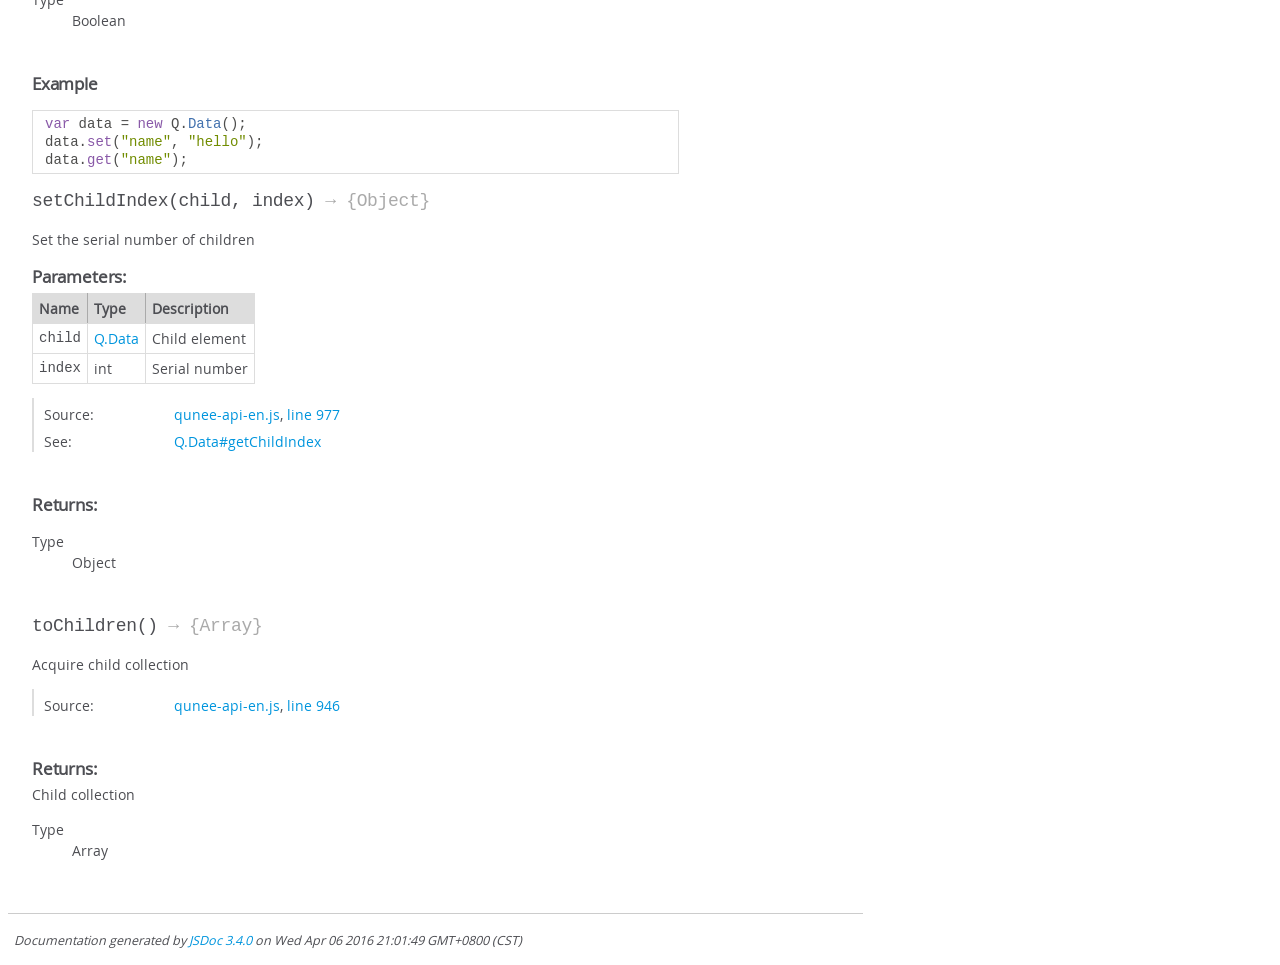
<file: jsdoc-en/Q.Data.html>
<!DOCTYPE html>
<html lang="en">
<head>
    <meta charset="utf-8">
    <title>JSDoc: Class: Data</title>

    <script src="scripts/prettify/prettify.js"> </script>
    <script src="scripts/prettify/lang-css.js"> </script>
    <!--[if lt IE 9]>
      <script src="//html5shiv.googlecode.com/svn/trunk/html5.js"></script>
    <![endif]-->
    <link type="text/css" rel="stylesheet" href="styles/prettify-tomorrow.css">
    <link type="text/css" rel="stylesheet" href="styles/jsdoc-default.css">
</head>

<body>

<div id="main">

    <h1 class="page-title">Class: Data</h1>

    




<section>

<header>
    
        <h2>
            <span class="ancestors"><a href="Q.html">Q</a>.</span>Data</h2>
        
    
</header>

<article>
    <div class="container-overview">
    
        

    

    <h4 class="name" id="Data"><span class="type-signature"></span>new Data<span class="signature">()</span><span class="type-signature"></span></h4>

    



<div class="description">
    Data type, for describing data element, including id, set membership, attribute setting, event distribution and the like functions, is the base class of element objects
</div>













<dl class="details">

    

    

    

    

    

    

    

    

    

    

    

    

    
    <dt class="tag-source">Source:</dt>
    <dd class="tag-source"><ul class="dummy"><li>
        <a href="qunee-api-en.js.html">qunee-api-en.js</a>, <a href="qunee-api-en.js.html#line883">line 883</a>
    </li></ul></dd>
    

    

    

    
</dl>
















    
    </div>

    
        <h3 class="subsection-title">Extends</h3>

        


    <ul>
        <li><a href="Q.Handler.html">Q.Handler</a></li>
    </ul>


    

    

    

     

    

    
        <h3 class="subsection-title">Members</h3>

        
            
<h4 class="name" id="children"><span class="type-signature"></span>children<span class="type-signature"> :<a href="Q.HashList.html">Q.HashList</a></span></h4>




<div class="description">
    Child collection
</div>



    <h5>Type:</h5>
    <ul>
        <li>
            
<span class="param-type"><a href="Q.HashList.html">Q.HashList</a></span>


        </li>
    </ul>





<dl class="details">

    

    

    

    

    

    

    

    

    

    

    

    

    
    <dt class="tag-source">Source:</dt>
    <dd class="tag-source"><ul class="dummy"><li>
        <a href="qunee-api-en.js.html">qunee-api-en.js</a>, <a href="qunee-api-en.js.html#line1019">line 1019</a>
    </li></ul></dd>
    

    

    

    
</dl>






        
            
<h4 class="name" id="childrenCount"><span class="type-signature"></span>childrenCount<span class="type-signature"> :int</span></h4>




<div class="description">
    Child quantity
</div>



    <h5>Type:</h5>
    <ul>
        <li>
            
<span class="param-type">int</span>


        </li>
    </ul>





<dl class="details">

    

    

    

    

    

    

    

    

    

    

    

    

    
    <dt class="tag-source">Source:</dt>
    <dd class="tag-source"><ul class="dummy"><li>
        <a href="qunee-api-en.js.html">qunee-api-en.js</a>, <a href="qunee-api-en.js.html#line1014">line 1014</a>
    </li></ul></dd>
    

    

    

    
</dl>






        
            
<h4 class="name" id="id"><span class="type-signature"></span>id<span class="type-signature"> :int</span></h4>




<div class="description">
    The only id
</div>



    <h5>Type:</h5>
    <ul>
        <li>
            
<span class="param-type">int</span>


        </li>
    </ul>





<dl class="details">

    

    

    

    

    

    

    

    

    

    

    

    

    
    <dt class="tag-source">Source:</dt>
    <dd class="tag-source"><ul class="dummy"><li>
        <a href="qunee-api-en.js.html">qunee-api-en.js</a>, <a href="qunee-api-en.js.html#line889">line 889</a>
    </li></ul></dd>
    

    

    

    
</dl>






        
            
<h4 class="name" id="listener"><span class="type-signature"></span>listener<span class="type-signature"> :Object</span></h4>




<div class="description">
    Listener
</div>



    <h5>Type:</h5>
    <ul>
        <li>
            
<span class="param-type">Object</span>


        </li>
    </ul>





<dl class="details">

    

    

    
    <dt class="inherited-from">Inherited From:</dt>
    <dd class="inherited-from"><ul class="dummy"><li>
        <a href="Q.Handler.html#listener">Q.Handler#listener</a>
    </li></ul></dd>
    

    

    

    

    

    

    

    

    

    

    
    <dt class="tag-source">Source:</dt>
    <dd class="tag-source"><ul class="dummy"><li>
        <a href="qunee-api-en.js.html">qunee-api-en.js</a>, <a href="qunee-api-en.js.html#line719">line 719</a>
    </li></ul></dd>
    

    

    
    <dt class="tag-see">See:</dt>
    <dd class="tag-see">
        <ul>
            <li><a href="Q.IListener.html">Q.IListener</a></li>
        </ul>
    </dd>
    

    
</dl>






        
            
<h4 class="name" id="parent"><span class="type-signature"></span>parent<span class="type-signature"> :<a href="Q.Data.html">Q.Data</a></span></h4>




<div class="description">
    Parent node
</div>



    <h5>Type:</h5>
    <ul>
        <li>
            
<span class="param-type"><a href="Q.Data.html">Q.Data</a></span>


        </li>
    </ul>





<dl class="details">

    

    

    

    

    

    

    

    

    

    

    

    

    
    <dt class="tag-source">Source:</dt>
    <dd class="tag-source"><ul class="dummy"><li>
        <a href="qunee-api-en.js.html">qunee-api-en.js</a>, <a href="qunee-api-en.js.html#line1024">line 1024</a>
    </li></ul></dd>
    

    

    

    
</dl>






        
            
<h4 class="name" id="properties"><span class="type-signature"></span>properties<span class="type-signature"> :Object</span></h4>




<div class="description">
    User property
</div>



    <h5>Type:</h5>
    <ul>
        <li>
            
<span class="param-type">Object</span>


        </li>
    </ul>





<dl class="details">

    

    

    

    

    

    

    

    

    

    

    

    

    
    <dt class="tag-source">Source:</dt>
    <dd class="tag-source"><ul class="dummy"><li>
        <a href="qunee-api-en.js.html">qunee-api-en.js</a>, <a href="qunee-api-en.js.html#line1029">line 1029</a>
    </li></ul></dd>
    

    

    

    
</dl>






        
    

    
        <h3 class="subsection-title">Methods</h3>

        
            

    

    <h4 class="name" id="addChild"><span class="type-signature"></span>addChild<span class="signature">(child, index<span class="signature-attributes">opt</span>)</span><span class="type-signature"> &rarr; {Boolean}</span></h4>

    



<div class="description">
    Adds child, assigning the serial number of child
</div>









    <h5>Parameters:</h5>
    

<table class="params">
    <thead>
    <tr>
        
        <th>Name</th>
        

        <th>Type</th>

        
        <th>Attributes</th>
        

        

        <th class="last">Description</th>
    </tr>
    </thead>

    <tbody>
    

        <tr>
            
                <td class="name"><code>child</code></td>
            

            <td class="type">
            
                
<span class="param-type"><a href="Q.Data.html">Q.Data</a></span>


            
            </td>

            
                <td class="attributes">
                

                

                
                </td>
            

            

            <td class="description last"></td>
        </tr>

    

        <tr>
            
                <td class="name"><code>index</code></td>
            

            <td class="type">
            
                
<span class="param-type">int</span>


            
            </td>

            
                <td class="attributes">
                
                    &lt;optional><br>
                

                

                
                </td>
            

            

            <td class="description last"></td>
        </tr>

    
    </tbody>
</table>






<dl class="details">

    

    

    

    

    

    

    

    

    

    

    

    

    
    <dt class="tag-source">Source:</dt>
    <dd class="tag-source"><ul class="dummy"><li>
        <a href="qunee-api-en.js.html">qunee-api-en.js</a>, <a href="qunee-api-en.js.html#line922">line 922</a>
    </li></ul></dd>
    

    

    
    <dt class="tag-see">See:</dt>
    <dd class="tag-see">
        <ul>
            <li>Q.Data#onChildAdd</li>
        </ul>
    </dd>
    

    
</dl>













<h5>Returns:</h5>

        
<div class="param-desc">
    If adding fails, return to false
</div>



<dl>
    <dt>
        Type
    </dt>
    <dd>
        
<span class="param-type">Boolean</span>


    </dd>
</dl>

    



        
            

    

    <h4 class="name" id="beforeEvent"><span class="type-signature"></span>beforeEvent<span class="signature">(evt)</span><span class="type-signature"> &rarr; {Boolean}</span></h4>

    



<div class="description">
    Distributed events before operation
</div>









    <h5>Parameters:</h5>
    

<table class="params">
    <thead>
    <tr>
        
        <th>Name</th>
        

        <th>Type</th>

        

        

        <th class="last">Description</th>
    </tr>
    </thead>

    <tbody>
    

        <tr>
            
                <td class="name"><code>evt</code></td>
            

            <td class="type">
            
                
<span class="param-type">Event</span>


            
            </td>

            

            

            <td class="description last"></td>
        </tr>

    
    </tbody>
</table>






<dl class="details">

    

    

    
    <dt class="inherited-from">Inherited From:</dt>
    <dd class="inherited-from"><ul class="dummy"><li>
        <a href="Q.Handler.html#beforeEvent">Q.Handler#beforeEvent</a>
    </li></ul></dd>
    

    

    

    

    

    

    

    

    

    

    
    <dt class="tag-source">Source:</dt>
    <dd class="tag-source"><ul class="dummy"><li>
        <a href="qunee-api-en.js.html">qunee-api-en.js</a>, <a href="qunee-api-en.js.html#line725">line 725</a>
    </li></ul></dd>
    

    

    

    
</dl>













<h5>Returns:</h5>

        
<div class="param-desc">
    returning to flase means stopping the later operation
</div>



<dl>
    <dt>
        Type
    </dt>
    <dd>
        
<span class="param-type">Boolean</span>


    </dd>
</dl>

    



        
            

    

    <h4 class="name" id="clearChildren"><span class="type-signature"></span>clearChildren<span class="signature">()</span><span class="type-signature"></span></h4>

    



<div class="description">
    Removes all child elements
</div>













<dl class="details">

    

    

    

    

    

    

    

    

    

    

    

    

    
    <dt class="tag-source">Source:</dt>
    <dd class="tag-source"><ul class="dummy"><li>
        <a href="qunee-api-en.js.html">qunee-api-en.js</a>, <a href="qunee-api-en.js.html#line951">line 951</a>
    </li></ul></dd>
    

    

    
    <dt class="tag-see">See:</dt>
    <dd class="tag-see">
        <ul>
            <li><a href="Q.Data.html#onChildrenClear">Q.Data#onChildrenClear</a></li>
        </ul>
    </dd>
    

    
</dl>
















        
            

    

    <h4 class="name" id="firePropertyChangeEvent"><span class="type-signature"></span>firePropertyChangeEvent<span class="signature">(propertyName, value, oldValue, propertyType)</span><span class="type-signature"> &rarr; {Object}</span></h4>

    



<div class="description">
    Dispatch the property change event
</div>









    <h5>Parameters:</h5>
    

<table class="params">
    <thead>
    <tr>
        
        <th>Name</th>
        

        <th>Type</th>

        

        

        <th class="last">Description</th>
    </tr>
    </thead>

    <tbody>
    

        <tr>
            
                <td class="name"><code>propertyName</code></td>
            

            <td class="type">
            
                
<span class="param-type">string</span>


            
            </td>

            

            

            <td class="description last"></td>
        </tr>

    

        <tr>
            
                <td class="name"><code>value</code></td>
            

            <td class="type">
            
                
<span class="param-type">Object</span>


            
            </td>

            

            

            <td class="description last"></td>
        </tr>

    

        <tr>
            
                <td class="name"><code>oldValue</code></td>
            

            <td class="type">
            
                
<span class="param-type">Object</span>


            
            </td>

            

            

            <td class="description last"></td>
        </tr>

    

        <tr>
            
                <td class="name"><code>propertyType</code></td>
            

            <td class="type">
            
                
<span class="param-type">Object</span>


            
            </td>

            

            

            <td class="description last"></td>
        </tr>

    
    </tbody>
</table>






<dl class="details">

    

    

    

    

    

    

    

    

    

    

    

    

    
    <dt class="tag-source">Source:</dt>
    <dd class="tag-source"><ul class="dummy"><li>
        <a href="qunee-api-en.js.html">qunee-api-en.js</a>, <a href="qunee-api-en.js.html#line1003">line 1003</a>
    </li></ul></dd>
    

    

    

    
</dl>













<h5>Returns:</h5>

        


<dl>
    <dt>
        Type
    </dt>
    <dd>
        
<span class="param-type">Object</span>


    </dd>
</dl>

    



        
            

    

    <h4 class="name" id="forEachChild"><span class="type-signature"></span>forEachChild<span class="signature">(call, scope<span class="signature-attributes">opt</span>)</span><span class="type-signature"></span></h4>

    



<div class="description">
    Traverse child
</div>









    <h5>Parameters:</h5>
    

<table class="params">
    <thead>
    <tr>
        
        <th>Name</th>
        

        <th>Type</th>

        
        <th>Attributes</th>
        

        

        <th class="last">Description</th>
    </tr>
    </thead>

    <tbody>
    

        <tr>
            
                <td class="name"><code>call</code></td>
            

            <td class="type">
            
                
<span class="param-type">function</span>


            
            </td>

            
                <td class="attributes">
                

                

                
                </td>
            

            

            <td class="description last">Callback function</td>
        </tr>

    

        <tr>
            
                <td class="name"><code>scope</code></td>
            

            <td class="type">
            
                
<span class="param-type">Object</span>


            
            </td>

            
                <td class="attributes">
                
                    &lt;optional><br>
                

                

                
                </td>
            

            

            <td class="description last">scope</td>
        </tr>

    
    </tbody>
</table>






<dl class="details">

    

    

    

    

    

    

    

    

    

    

    

    

    
    <dt class="tag-source">Source:</dt>
    <dd class="tag-source"><ul class="dummy"><li>
        <a href="qunee-api-en.js.html">qunee-api-en.js</a>, <a href="qunee-api-en.js.html#line957">line 957</a>
    </li></ul></dd>
    

    

    

    
</dl>
















        
            

    

    <h4 class="name" id="get"><span class="type-signature"></span>get<span class="signature">(key)</span><span class="type-signature"> &rarr; {Object}</span></h4>

    



<div class="description">
    Acquire property
</div>









    <h5>Parameters:</h5>
    

<table class="params">
    <thead>
    <tr>
        
        <th>Name</th>
        

        <th>Type</th>

        

        

        <th class="last">Description</th>
    </tr>
    </thead>

    <tbody>
    

        <tr>
            
                <td class="name"><code>key</code></td>
            

            <td class="type">
            
                
<span class="param-type">String</span>


            
            </td>

            

            

            <td class="description last"></td>
        </tr>

    
    </tbody>
</table>






<dl class="details">

    

    

    

    

    

    

    

    

    

    

    

    

    
    <dt class="tag-source">Source:</dt>
    <dd class="tag-source"><ul class="dummy"><li>
        <a href="qunee-api-en.js.html">qunee-api-en.js</a>, <a href="qunee-api-en.js.html#line896">line 896</a>
    </li></ul></dd>
    

    

    
    <dt class="tag-see">See:</dt>
    <dd class="tag-see">
        <ul>
            <li><a href="Q.Data.html#set">Q.Data#set</a></li>
        </ul>
    </dd>
    

    
</dl>













<h5>Returns:</h5>

        


<dl>
    <dt>
        Type
    </dt>
    <dd>
        
<span class="param-type">Object</span>


    </dd>
</dl>

    



        
            

    

    <h4 class="name" id="getChildAt"><span class="type-signature"></span>getChildAt<span class="signature">(index)</span><span class="type-signature"> &rarr; {Object}</span></h4>

    



<div class="description">
    Acquire a child according to the serial number
</div>









    <h5>Parameters:</h5>
    

<table class="params">
    <thead>
    <tr>
        
        <th>Name</th>
        

        <th>Type</th>

        

        

        <th class="last">Description</th>
    </tr>
    </thead>

    <tbody>
    

        <tr>
            
                <td class="name"><code>index</code></td>
            

            <td class="type">
            
                
<span class="param-type">int</span>


            
            </td>

            

            

            <td class="description last">Serial number</td>
        </tr>

    
    </tbody>
</table>






<dl class="details">

    

    

    

    

    

    

    

    

    

    

    

    

    
    <dt class="tag-source">Source:</dt>
    <dd class="tag-source"><ul class="dummy"><li>
        <a href="qunee-api-en.js.html">qunee-api-en.js</a>, <a href="qunee-api-en.js.html#line988">line 988</a>
    </li></ul></dd>
    

    

    

    
</dl>













<h5>Returns:</h5>

        


<dl>
    <dt>
        Type
    </dt>
    <dd>
        
<span class="param-type">Object</span>


    </dd>
</dl>

    



        
            

    

    <h4 class="name" id="getChildIndex"><span class="type-signature"></span>getChildIndex<span class="signature">(child)</span><span class="type-signature"> &rarr; {int}</span></h4>

    



<div class="description">
    Acquire the serial number of children
</div>









    <h5>Parameters:</h5>
    

<table class="params">
    <thead>
    <tr>
        
        <th>Name</th>
        

        <th>Type</th>

        

        

        <th class="last">Description</th>
    </tr>
    </thead>

    <tbody>
    

        <tr>
            
                <td class="name"><code>child</code></td>
            

            <td class="type">
            
                
<span class="param-type"><a href="Q.Data.html">Q.Data</a></span>


            
            </td>

            

            

            <td class="description last"></td>
        </tr>

    
    </tbody>
</table>






<dl class="details">

    

    

    

    

    

    

    

    

    

    

    

    

    
    <dt class="tag-source">Source:</dt>
    <dd class="tag-source"><ul class="dummy"><li>
        <a href="qunee-api-en.js.html">qunee-api-en.js</a>, <a href="qunee-api-en.js.html#line969">line 969</a>
    </li></ul></dd>
    

    

    
    <dt class="tag-see">See:</dt>
    <dd class="tag-see">
        <ul>
            <li><a href="Q.Data.html#setChildIndex">Q.Data#setChildIndex</a></li>
        </ul>
    </dd>
    

    
</dl>













<h5>Returns:</h5>

        
<div class="param-desc">
    Serial number
</div>



<dl>
    <dt>
        Type
    </dt>
    <dd>
        
<span class="param-type">int</span>


    </dd>
</dl>

    



        
            

    

    <h4 class="name" id="hasChildren"><span class="type-signature"></span>hasChildren<span class="signature">()</span><span class="type-signature"> &rarr; {Boolean}</span></h4>

    



<div class="description">
    If any child
</div>













<dl class="details">

    

    

    

    

    

    

    

    

    

    

    

    

    
    <dt class="tag-source">Source:</dt>
    <dd class="tag-source"><ul class="dummy"><li>
        <a href="qunee-api-en.js.html">qunee-api-en.js</a>, <a href="qunee-api-en.js.html#line982">line 982</a>
    </li></ul></dd>
    

    

    

    
</dl>













<h5>Returns:</h5>

        


<dl>
    <dt>
        Type
    </dt>
    <dd>
        
<span class="param-type">Boolean</span>


    </dd>
</dl>

    



        
            

    

    <h4 class="name" id="isDescendantOf"><span class="type-signature"></span>isDescendantOf<span class="signature">(parent)</span><span class="type-signature"> &rarr; {Boolean}</span></h4>

    



<div class="description">
    If it is introduced child or offspring node of parameter
</div>









    <h5>Parameters:</h5>
    

<table class="params">
    <thead>
    <tr>
        
        <th>Name</th>
        

        <th>Type</th>

        

        

        <th class="last">Description</th>
    </tr>
    </thead>

    <tbody>
    

        <tr>
            
                <td class="name"><code>parent</code></td>
            

            <td class="type">
            
                
<span class="param-type"><a href="Q.Data.html">Q.Data</a></span>


            
            </td>

            

            

            <td class="description last">Parent node</td>
        </tr>

    
    </tbody>
</table>






<dl class="details">

    

    

    

    

    

    

    

    

    

    

    

    

    
    <dt class="tag-source">Source:</dt>
    <dd class="tag-source"><ul class="dummy"><li>
        <a href="qunee-api-en.js.html">qunee-api-en.js</a>, <a href="qunee-api-en.js.html#line994">line 994</a>
    </li></ul></dd>
    

    

    

    
</dl>













<h5>Returns:</h5>

        
<div class="param-desc">
    If offspring node
</div>



<dl>
    <dt>
        Type
    </dt>
    <dd>
        
<span class="param-type">Boolean</span>


    </dd>
</dl>

    



        
            

    

    <h4 class="name" id="onChildAdds"><span class="type-signature"></span>onChildAdds<span class="signature">(child, index)</span><span class="type-signature"></span></h4>

    



<div class="description">
    Being successful to add child, call this method
</div>









    <h5>Parameters:</h5>
    

<table class="params">
    <thead>
    <tr>
        
        <th>Name</th>
        

        <th>Type</th>

        

        

        <th class="last">Description</th>
    </tr>
    </thead>

    <tbody>
    

        <tr>
            
                <td class="name"><code>child</code></td>
            

            <td class="type">
            
                
<span class="param-type"><a href="Q.Data.html">Q.Data</a></span>


            
            </td>

            

            

            <td class="description last"></td>
        </tr>

    

        <tr>
            
                <td class="name"><code>index</code></td>
            

            <td class="type">
            
                
<span class="param-type">int</span>


            
            </td>

            

            

            <td class="description last"></td>
        </tr>

    
    </tbody>
</table>






<dl class="details">

    

    

    

    

    

    

    

    

    

    

    

    

    
    <dt class="tag-source">Source:</dt>
    <dd class="tag-source"><ul class="dummy"><li>
        <a href="qunee-api-en.js.html">qunee-api-en.js</a>, <a href="qunee-api-en.js.html#line928">line 928</a>
    </li></ul></dd>
    

    

    

    
</dl>
















        
            

    

    <h4 class="name" id="onChildRemoves"><span class="type-signature"></span>onChildRemoves<span class="signature">(child)</span><span class="type-signature"> &rarr; {Object}</span></h4>

    



<div class="description">
    When a child is deleted, call this method
</div>









    <h5>Parameters:</h5>
    

<table class="params">
    <thead>
    <tr>
        
        <th>Name</th>
        

        <th>Type</th>

        

        

        <th class="last">Description</th>
    </tr>
    </thead>

    <tbody>
    

        <tr>
            
                <td class="name"><code>child</code></td>
            

            <td class="type">
            
                
<span class="param-type">Object</span>


            
            </td>

            

            

            <td class="description last"></td>
        </tr>

    
    </tbody>
</table>






<dl class="details">

    

    

    

    

    

    

    

    

    

    

    

    

    
    <dt class="tag-source">Source:</dt>
    <dd class="tag-source"><ul class="dummy"><li>
        <a href="qunee-api-en.js.html">qunee-api-en.js</a>, <a href="qunee-api-en.js.html#line941">line 941</a>
    </li></ul></dd>
    

    

    

    
</dl>













<h5>Returns:</h5>

        


<dl>
    <dt>
        Type
    </dt>
    <dd>
        
<span class="param-type">Object</span>


    </dd>
</dl>

    



        
            

    

    <h4 class="name" id="onChildrenClear"><span class="type-signature"></span>onChildrenClear<span class="signature">(children)</span><span class="type-signature"></span></h4>

    



<div class="description">
    To remove a child, call this method
</div>









    <h5>Parameters:</h5>
    

<table class="params">
    <thead>
    <tr>
        
        <th>Name</th>
        

        <th>Type</th>

        

        

        <th class="last">Description</th>
    </tr>
    </thead>

    <tbody>
    

        <tr>
            
                <td class="name"><code>children</code></td>
            

            <td class="type">
            
                
<span class="param-type">Array</span>


            
            </td>

            

            

            <td class="description last">Child collection being removed</td>
        </tr>

    
    </tbody>
</table>






<dl class="details">

    

    

    

    

    

    

    

    

    

    

    

    

    
    <dt class="tag-source">Source:</dt>
    <dd class="tag-source"><ul class="dummy"><li>
        <a href="qunee-api-en.js.html">qunee-api-en.js</a>, <a href="qunee-api-en.js.html#line962">line 962</a>
    </li></ul></dd>
    

    

    

    
</dl>
















        
            

    

    <h4 class="name" id="onEvent"><span class="type-signature"></span>onEvent<span class="signature">(evt)</span><span class="type-signature"></span></h4>

    



<div class="description">
    Distributed events
</div>









    <h5>Parameters:</h5>
    

<table class="params">
    <thead>
    <tr>
        
        <th>Name</th>
        

        <th>Type</th>

        

        

        <th class="last">Description</th>
    </tr>
    </thead>

    <tbody>
    

        <tr>
            
                <td class="name"><code>evt</code></td>
            

            <td class="type">
            
                
<span class="param-type">Event</span>


            
            </td>

            

            

            <td class="description last"></td>
        </tr>

    
    </tbody>
</table>






<dl class="details">

    

    

    
    <dt class="inherited-from">Inherited From:</dt>
    <dd class="inherited-from"><ul class="dummy"><li>
        <a href="Q.Handler.html#onEvent">Q.Handler#onEvent</a>
    </li></ul></dd>
    

    

    

    

    

    

    

    

    

    

    
    <dt class="tag-source">Source:</dt>
    <dd class="tag-source"><ul class="dummy"><li>
        <a href="qunee-api-en.js.html">qunee-api-en.js</a>, <a href="qunee-api-en.js.html#line730">line 730</a>
    </li></ul></dd>
    

    

    

    
</dl>
















        
            

    

    <h4 class="name" id="onParentChanged"><span class="type-signature"></span>onParentChanged<span class="signature">(oldParent, newParent)</span><span class="type-signature"></span></h4>

    



<div class="description">
    To replace parent node, call this method
</div>









    <h5>Parameters:</h5>
    

<table class="params">
    <thead>
    <tr>
        
        <th>Name</th>
        

        <th>Type</th>

        

        

        <th class="last">Description</th>
    </tr>
    </thead>

    <tbody>
    

        <tr>
            
                <td class="name"><code>oldParent</code></td>
            

            <td class="type">
            
                
<span class="param-type"><a href="Q.Data.html">Q.Data</a></span>


            
            </td>

            

            

            <td class="description last">Original parent node</td>
        </tr>

    

        <tr>
            
                <td class="name"><code>newParent</code></td>
            

            <td class="type">
            
                
<span class="param-type"><a href="Q.Data.html">Q.Data</a></span>


            
            </td>

            

            

            <td class="description last">New parent node</td>
        </tr>

    
    </tbody>
</table>






<dl class="details">

    

    

    

    

    

    

    

    

    

    

    

    

    
    <dt class="tag-source">Source:</dt>
    <dd class="tag-source"><ul class="dummy"><li>
        <a href="qunee-api-en.js.html">qunee-api-en.js</a>, <a href="qunee-api-en.js.html#line1009">line 1009</a>
    </li></ul></dd>
    

    

    

    
</dl>
















        
            

    

    <h4 class="name" id="remove"><span class="type-signature"></span>remove<span class="signature">(key)</span><span class="type-signature"></span></h4>

    



<div class="description">
    Delete properties, and delete one property from property list
</div>









    <h5>Parameters:</h5>
    

<table class="params">
    <thead>
    <tr>
        
        <th>Name</th>
        

        <th>Type</th>

        

        

        <th class="last">Description</th>
    </tr>
    </thead>

    <tbody>
    

        <tr>
            
                <td class="name"><code>key</code></td>
            

            <td class="type">
            
                
<span class="param-type">String</span>


            
            </td>

            

            

            <td class="description last"></td>
        </tr>

    
    </tbody>
</table>






<dl class="details">

    

    

    

    

    

    

    

    

    

    

    

    

    
    <dt class="tag-source">Source:</dt>
    <dd class="tag-source"><ul class="dummy"><li>
        <a href="qunee-api-en.js.html">qunee-api-en.js</a>, <a href="qunee-api-en.js.html#line914">line 914</a>
    </li></ul></dd>
    

    

    

    
</dl>
















        
            

    

    <h4 class="name" id="removeChild"><span class="type-signature"></span>removeChild<span class="signature">(child)</span><span class="type-signature"> &rarr; {Object}</span></h4>

    



<div class="description">
    Delete child
</div>









    <h5>Parameters:</h5>
    

<table class="params">
    <thead>
    <tr>
        
        <th>Name</th>
        

        <th>Type</th>

        

        

        <th class="last">Description</th>
    </tr>
    </thead>

    <tbody>
    

        <tr>
            
                <td class="name"><code>child</code></td>
            

            <td class="type">
            
                
<span class="param-type">Object</span>


            
            </td>

            

            

            <td class="description last"></td>
        </tr>

    
    </tbody>
</table>






<dl class="details">

    

    

    

    

    

    

    

    

    

    

    

    

    
    <dt class="tag-source">Source:</dt>
    <dd class="tag-source"><ul class="dummy"><li>
        <a href="qunee-api-en.js.html">qunee-api-en.js</a>, <a href="qunee-api-en.js.html#line935">line 935</a>
    </li></ul></dd>
    

    

    
    <dt class="tag-see">See:</dt>
    <dd class="tag-see">
        <ul>
            <li>Q.Data#onChildRemove</li>
        </ul>
    </dd>
    

    
</dl>













<h5>Returns:</h5>

        


<dl>
    <dt>
        Type
    </dt>
    <dd>
        
<span class="param-type">Object</span>


    </dd>
</dl>

    



        
            

    

    <h4 class="name" id="set"><span class="type-signature"></span>set<span class="signature">(key, value)</span><span class="type-signature"> &rarr; {Boolean}</span></h4>

    



<div class="description">
    Set attributes, and dispatch property change event
</div>









    <h5>Parameters:</h5>
    

<table class="params">
    <thead>
    <tr>
        
        <th>Name</th>
        

        <th>Type</th>

        

        

        <th class="last">Description</th>
    </tr>
    </thead>

    <tbody>
    

        <tr>
            
                <td class="name"><code>key</code></td>
            

            <td class="type">
            
                
<span class="param-type">String</span>


            
            </td>

            

            

            <td class="description last"></td>
        </tr>

    

        <tr>
            
                <td class="name"><code>value</code></td>
            

            <td class="type">
            
                
<span class="param-type">Object</span>


            
            </td>

            

            

            <td class="description last"></td>
        </tr>

    
    </tbody>
</table>






<dl class="details">

    

    

    

    

    

    

    

    

    

    

    

    

    
    <dt class="tag-source">Source:</dt>
    <dd class="tag-source"><ul class="dummy"><li>
        <a href="qunee-api-en.js.html">qunee-api-en.js</a>, <a href="qunee-api-en.js.html#line909">line 909</a>
    </li></ul></dd>
    

    

    
    <dt class="tag-see">See:</dt>
    <dd class="tag-see">
        <ul>
            <li><a href="Q.Data.html#get">Q.Data#get</a></li>
        </ul>
    </dd>
    

    
</dl>













<h5>Returns:</h5>

        
<div class="param-desc">
    If new property is the same with the original, or the property setting fails, return to false
</div>



<dl>
    <dt>
        Type
    </dt>
    <dd>
        
<span class="param-type">Boolean</span>


    </dd>
</dl>

    


    <h5>Example</h5>
    
    <pre class="prettyprint"><code>var data = new Q.Data();
data.set("name", "hello");
data.get("name");</code></pre>



        
            

    

    <h4 class="name" id="setChildIndex"><span class="type-signature"></span>setChildIndex<span class="signature">(child, index)</span><span class="type-signature"> &rarr; {Object}</span></h4>

    



<div class="description">
    Set the serial number of children
</div>









    <h5>Parameters:</h5>
    

<table class="params">
    <thead>
    <tr>
        
        <th>Name</th>
        

        <th>Type</th>

        

        

        <th class="last">Description</th>
    </tr>
    </thead>

    <tbody>
    

        <tr>
            
                <td class="name"><code>child</code></td>
            

            <td class="type">
            
                
<span class="param-type"><a href="Q.Data.html">Q.Data</a></span>


            
            </td>

            

            

            <td class="description last">Child element</td>
        </tr>

    

        <tr>
            
                <td class="name"><code>index</code></td>
            

            <td class="type">
            
                
<span class="param-type">int</span>


            
            </td>

            

            

            <td class="description last">Serial number</td>
        </tr>

    
    </tbody>
</table>






<dl class="details">

    

    

    

    

    

    

    

    

    

    

    

    

    
    <dt class="tag-source">Source:</dt>
    <dd class="tag-source"><ul class="dummy"><li>
        <a href="qunee-api-en.js.html">qunee-api-en.js</a>, <a href="qunee-api-en.js.html#line977">line 977</a>
    </li></ul></dd>
    

    

    
    <dt class="tag-see">See:</dt>
    <dd class="tag-see">
        <ul>
            <li><a href="Q.Data.html#getChildIndex">Q.Data#getChildIndex</a></li>
        </ul>
    </dd>
    

    
</dl>













<h5>Returns:</h5>

        


<dl>
    <dt>
        Type
    </dt>
    <dd>
        
<span class="param-type">Object</span>


    </dd>
</dl>

    



        
            

    

    <h4 class="name" id="toChildren"><span class="type-signature"></span>toChildren<span class="signature">()</span><span class="type-signature"> &rarr; {Array}</span></h4>

    



<div class="description">
    Acquire child collection
</div>













<dl class="details">

    

    

    

    

    

    

    

    

    

    

    

    

    
    <dt class="tag-source">Source:</dt>
    <dd class="tag-source"><ul class="dummy"><li>
        <a href="qunee-api-en.js.html">qunee-api-en.js</a>, <a href="qunee-api-en.js.html#line946">line 946</a>
    </li></ul></dd>
    

    

    

    
</dl>













<h5>Returns:</h5>

        
<div class="param-desc">
    Child collection
</div>



<dl>
    <dt>
        Type
    </dt>
    <dd>
        
<span class="param-type">Array</span>


    </dd>
</dl>

    



        
    

    

    
</article>

</section>




</div>

<nav>
    <h2><a href="index.html">Home</a></h2><h3>Classes</h3><ul><li><a href="Q.BalloonLayouter.html">BalloonLayouter</a></li><li><a href="Q.BaseUI.html">BaseUI</a></li><li><a href="Q.Bus.html">Bus</a></li><li><a href="Q.CreateEdgeInteraction.html">CreateEdgeInteraction</a></li><li><a href="Q.CreateLineInteraction.html">CreateLineInteraction</a></li><li><a href="Q.CreateShapeInteraction.html">CreateShapeInteraction</a></li><li><a href="Q.CreateSimpleEdgeInteraction.html">CreateSimpleEdgeInteraction</a></li><li><a href="Q.Data.html">Data</a></li><li><a href="Q.DataModel.html">DataModel</a></li><li><a href="Q.Dispatcher.html">Dispatcher</a></li><li><a href="Q.DoubleClickInteraction.html">DoubleClickInteraction</a></li><li><a href="Q.DragSupport.html">DragSupport</a></li><li><a href="Q.DrawableInteraction.html">DrawableInteraction</a></li><li><a href="Q.DrawPathInteraction.html">DrawPathInteraction</a></li><li><a href="Q.Edge.html">Edge</a></li><li><a href="Q.EdgeBundle.html">EdgeBundle</a></li><li><a href="Q.EdgeUI.html">EdgeUI</a></li><li><a href="Q.EditInteraction.html">EditInteraction</a></li><li><a href="Q.Element.html">Element</a></li><li><a href="Q.ElementUI.html">ElementUI</a></li><li><a href="Q.Event.html">Event</a></li><li><a href="Q.ExportInteraction.html">ExportInteraction</a></li><li><a href="Q.Gradient.html">Gradient</a></li><li><a href="Q.Graph.html">Graph</a></li><li><a href="Q.GraphModel.html">GraphModel</a></li><li><a href="Q.Group.html">Group</a></li><li><a href="Q.Handler.html">Handler</a></li><li><a href="Q.HashList.html">HashList</a></li><li><a href="Q.ImageUI.html">ImageUI</a></li><li><a href="Q.Insets.html">Insets</a></li><li><a href="Q.InteractionEvent.html">InteractionEvent</a></li><li><a href="Q.LabelEditor.html">LabelEditor</a></li><li><a href="Q.LabelUI.html">LabelUI</a></li><li><a href="Q.Layouter.html">Layouter</a></li><li><a href="Q.ListEvent.html">ListEvent</a></li><li><a href="Q.MoveInteraction.html">MoveInteraction</a></li><li><a href="Q.Node.html">Node</a></li><li><a href="Q.NodeUI.html">NodeUI</a></li><li><a href="Q.PanInteraction.html">PanInteraction</a></li><li><a href="Q.Path.html">Path</a></li><li><a href="Q.PathSegment.html">PathSegment</a></li><li><a href="Q.Point.html">Point</a></li><li><a href="Q.PointsInteraction.html">PointsInteraction</a></li><li><a href="Q.Position.html">Position</a></li><li><a href="Q.PropertyChangeEvent.html">PropertyChangeEvent</a></li><li><a href="Q.Rect.html">Rect</a></li><li><a href="Q.RectangleSelectionInteraction.html">RectangleSelectionInteraction</a></li><li><a href="Q.RectangleSelectionInteractionByRightButton.html">RectangleSelectionInteractionByRightButton</a></li><li><a href="Q.ResizeInteraction.html">ResizeInteraction</a></li><li><a href="Q.SelectionInteraction.html">SelectionInteraction</a></li><li><a href="Q.SelectionModel.html">SelectionModel</a></li><li><a href="Q.ShapeNode.html">ShapeNode</a></li><li><a href="Q.Size.html">Size</a></li><li><a href="Q.SpringLayouter.html">SpringLayouter</a></li><li><a href="Q.Text.html">Text</a></li><li><a href="Q.TooltipInteraction.html">TooltipInteraction</a></li><li><a href="Q.TreeLayouter.html">TreeLayouter</a></li><li><a href="Q.WheelZoomInteraction.html">WheelZoomInteraction</a></li></ul><h3>Namespaces</h3><ul><li><a href="Q.html">Q</a></li><li><a href="Q.Consts.html">Consts</a></li><li><a href="Q.Defaults.html">Defaults</a></li><li><a href="Q.DefaultStyles.html">DefaultStyles</a></li><li><a href="Q.IDrawable.html">IDrawable</a></li><li><a href="Q.IListener.html">IListener</a></li><li><a href="Q.Shapes.html">Shapes</a></li><li><a href="Q.Styles.html">Styles</a></li></ul>
</nav>

<br class="clear">

<footer>
    Documentation generated by <a href="https://github.com/jsdoc3/jsdoc">JSDoc 3.4.0</a> on Wed Apr 06 2016 21:01:49 GMT+0800 (CST)
</footer>

<script> prettyPrint(); </script>
<script src="scripts/linenumber.js"> </script>
</body>
</html>
</file>
<file: jsdoc-en/styles/prettify-tomorrow.css>
/* Tomorrow Theme */
/* Original theme - https://github.com/chriskempson/tomorrow-theme */
/* Pretty printing styles. Used with prettify.js. */
/* SPAN elements with the classes below are added by prettyprint. */
/* plain text */
.pln {
  color: #4d4d4c; }

@media screen {
  /* string content */
  .str {
    color: #718c00; }

  /* a keyword */
  .kwd {
    color: #8959a8; }

  /* a comment */
  .com {
    color: #8e908c; }

  /* a type name */
  .typ {
    color: #4271ae; }

  /* a literal value */
  .lit {
    color: #f5871f; }

  /* punctuation */
  .pun {
    color: #4d4d4c; }

  /* lisp open bracket */
  .opn {
    color: #4d4d4c; }

  /* lisp close bracket */
  .clo {
    color: #4d4d4c; }

  /* a markup tag name */
  .tag {
    color: #c82829; }

  /* a markup attribute name */
  .atn {
    color: #f5871f; }

  /* a markup attribute value */
  .atv {
    color: #3e999f; }

  /* a declaration */
  .dec {
    color: #f5871f; }

  /* a variable name */
  .var {
    color: #c82829; }

  /* a function name */
  .fun {
    color: #4271ae; } }
/* Use higher contrast and text-weight for printable form. */
@media print, projection {
  .str {
    color: #060; }

  .kwd {
    color: #006;
    font-weight: bold; }

  .com {
    color: #600;
    font-style: italic; }

  .typ {
    color: #404;
    font-weight: bold; }

  .lit {
    color: #044; }

  .pun, .opn, .clo {
    color: #440; }

  .tag {
    color: #006;
    font-weight: bold; }

  .atn {
    color: #404; }

  .atv {
    color: #060; } }
/* Style */
/*
pre.prettyprint {
  background: white;
  font-family: Consolas, Monaco, 'Andale Mono', monospace;
  font-size: 12px;
  line-height: 1.5;
  border: 1px solid #ccc;
  padding: 10px; }
*/

/* Specify class=linenums on a pre to get line numbering */
ol.linenums {
  margin-top: 0;
  margin-bottom: 0; }

/* IE indents via margin-left */
li.L0,
li.L1,
li.L2,
li.L3,
li.L4,
li.L5,
li.L6,
li.L7,
li.L8,
li.L9 {
  /* */ }

/* Alternate shading for lines */
li.L1,
li.L3,
li.L5,
li.L7,
li.L9 {
  /* */ }
</file>
<file: jsdoc-en/styles/jsdoc-default.css>
@font-face {
    font-family: 'Open Sans';
    font-weight: normal;
    font-style: normal;
    src: url('../fonts/OpenSans-Regular-webfont.eot');
    src:
        local('Open Sans'),
        local('OpenSans'),
        url('../fonts/OpenSans-Regular-webfont.eot?#iefix') format('embedded-opentype'),
        url('../fonts/OpenSans-Regular-webfont.woff') format('woff'),
        url('../fonts/OpenSans-Regular-webfont.svg#open_sansregular') format('svg');
}

@font-face {
    font-family: 'Open Sans Light';
    font-weight: normal;
    font-style: normal;
    src: url('../fonts/OpenSans-Light-webfont.eot');
    src:
        local('Open Sans Light'),
        local('OpenSans Light'),
        url('../fonts/OpenSans-Light-webfont.eot?#iefix') format('embedded-opentype'),
        url('../fonts/OpenSans-Light-webfont.woff') format('woff'),
        url('../fonts/OpenSans-Light-webfont.svg#open_sanslight') format('svg');
}

html
{
    overflow: auto;
    background-color: #fff;
    font-size: 14px;
}

body
{
    font-family: 'Open Sans', sans-serif;
    line-height: 1.5;
    color: #4d4e53;
    background-color: white;
}

a, a:visited, a:active {
    color: #0095dd;
    text-decoration: none;
}

a:hover {
    text-decoration: underline;
}

header
{
    display: block;
    padding: 0px 4px;
}

tt, code, kbd, samp {
    font-family: Consolas, Monaco, 'Andale Mono', monospace;
}

.class-description {
    font-size: 130%;
    line-height: 140%;
    margin-bottom: 1em;
    margin-top: 1em;
}

.class-description:empty {
    margin: 0;
}

#main {
    float: left;
    width: 70%;
}

article dl {
    margin-bottom: 40px;
}

section
{
    display: block;
    background-color: #fff;
    padding: 12px 24px;
    border-bottom: 1px solid #ccc;
    margin-right: 30px;
}

.variation {
    display: none;
}

.signature-attributes {
    font-size: 60%;
    color: #aaa;
    font-style: italic;
    font-weight: lighter;
}

nav
{
    display: block;
    float: right;
    margin-top: 28px;
    width: 30%;
    box-sizing: border-box;
    border-left: 1px solid #ccc;
    padding-left: 16px;
}

nav ul {
    font-family: 'Lucida Grande', 'Lucida Sans Unicode', arial, sans-serif;
    font-size: 100%;
    line-height: 17px;
    padding: 0;
    margin: 0;
    list-style-type: none;
}

nav ul a, nav ul a:visited, nav ul a:active {
    font-family: Consolas, Monaco, 'Andale Mono', monospace;
    line-height: 18px;
    color: #4D4E53;
}

nav h3 {
    margin-top: 12px;
}

nav li {
    margin-top: 6px;
}

footer {
    display: block;
    padding: 6px;
    margin-top: 12px;
    font-style: italic;
    font-size: 90%;
}

h1, h2, h3, h4 {
    font-weight: 200;
    margin: 0;
}

h1
{
    font-family: 'Open Sans Light', sans-serif;
    font-size: 48px;
    letter-spacing: -2px;
    margin: 12px 24px 20px;
}

h2, h3
{
    font-size: 30px;
    font-weight: 700;
    letter-spacing: -1px;
    margin-bottom: 12px;
}

h4
{
    font-size: 18px;
    letter-spacing: -0.33px;
    margin-bottom: 12px;
    color: #4d4e53;
}

h5, .container-overview .subsection-title
{
    font-size: 120%;
    font-weight: bold;
    letter-spacing: -0.01em;
    margin: 8px 0 3px 0;
}

h6
{
    font-size: 100%;
    letter-spacing: -0.01em;
    margin: 6px 0 3px 0;
    font-style: italic;
}

.ancestors { color: #999; }
.ancestors a
{
    color: #999 !important;
    text-decoration: none;
}

.clear
{
    clear: both;
}

.important
{
    font-weight: bold;
    color: #950B02;
}

.yes-def {
    text-indent: -1000px;
}

.type-signature {
    color: #aaa;
}

.name, .signature {
    font-family: Consolas, Monaco, 'Andale Mono', monospace;
}

.details { margin-top: 14px; border-left: 2px solid #DDD; }
.details dt { width: 120px; float: left; padding-left: 10px;  padding-top: 6px; }
.details dd { margin-left: 70px; }
.details ul { margin: 0; }
.details ul { list-style-type: none; }
.details li { margin-left: 30px; padding-top: 6px; }
.details pre.prettyprint { margin: 0 }
.details .object-value { padding-top: 0; }

.description {
    margin-bottom: 1em;
    margin-top: 1em;
}

.code-caption
{
    font-style: italic;
    font-size: 107%;
    margin: 0;
}

.prettyprint
{
    border: 1px solid #ddd;
    width: 80%;
    overflow: auto;
}

.prettyprint.source {
    width: inherit;
}

.prettyprint code
{
    font-size: 100%;
    line-height: 18px;
    display: block;
    padding: 4px 12px;
    margin: 0;
    background-color: #fff;
    color: #4D4E53;
}

.prettyprint code span.line
{
  display: inline-block;
}

.prettyprint.linenums
{
  padding-left: 70px;
  -webkit-user-select: none;
  -moz-user-select: none;
  -ms-user-select: none;
  user-select: none;
}

.prettyprint.linenums ol
{
  padding-left: 0;
}

.prettyprint.linenums li
{
  border-left: 3px #ddd solid;
}

.prettyprint.linenums li.selected,
.prettyprint.linenums li.selected *
{
  background-color: lightyellow;
}

.prettyprint.linenums li *
{
  -webkit-user-select: text;
  -moz-user-select: text;
  -ms-user-select: text;
  user-select: text;
}

.params, .props
{
    border-spacing: 0;
    border: 0;
    border-collapse: collapse;
}

.params .name, .props .name, .name code {
    color: #4D4E53;
    font-family: Consolas, Monaco, 'Andale Mono', monospace;
    font-size: 100%;
}

.params td, .params th, .props td, .props th
{
    border: 1px solid #ddd;
    margin: 0px;
    text-align: left;
    vertical-align: top;
    padding: 4px 6px;
    display: table-cell;
}

.params thead tr, .props thead tr
{
    background-color: #ddd;
    font-weight: bold;
}

.params .params thead tr, .props .props thead tr
{
    background-color: #fff;
    font-weight: bold;
}

.params th, .props th { border-right: 1px solid #aaa; }
.params thead .last, .props thead .last { border-right: 1px solid #ddd; }

.params td.description > p:first-child,
.props td.description > p:first-child
{
    margin-top: 0;
    padding-top: 0;
}

.params td.description > p:last-child,
.props td.description > p:last-child
{
    margin-bottom: 0;
    padding-bottom: 0;
}

.disabled {
    color: #454545;
}
</file>
<file: jsdoc/styles/prettify-tomorrow.css>
/* Tomorrow Theme */
/* Original theme - https://github.com/chriskempson/tomorrow-theme */
/* Pretty printing styles. Used with prettify.js. */
/* SPAN elements with the classes below are added by prettyprint. */
/* plain text */
.pln {
  color: #4d4d4c; }

@media screen {
  /* string content */
  .str {
    color: #718c00; }

  /* a keyword */
  .kwd {
    color: #8959a8; }

  /* a comment */
  .com {
    color: #8e908c; }

  /* a type name */
  .typ {
    color: #4271ae; }

  /* a literal value */
  .lit {
    color: #f5871f; }

  /* punctuation */
  .pun {
    color: #4d4d4c; }

  /* lisp open bracket */
  .opn {
    color: #4d4d4c; }

  /* lisp close bracket */
  .clo {
    color: #4d4d4c; }

  /* a markup tag name */
  .tag {
    color: #c82829; }

  /* a markup attribute name */
  .atn {
    color: #f5871f; }

  /* a markup attribute value */
  .atv {
    color: #3e999f; }

  /* a declaration */
  .dec {
    color: #f5871f; }

  /* a variable name */
  .var {
    color: #c82829; }

  /* a function name */
  .fun {
    color: #4271ae; } }
/* Use higher contrast and text-weight for printable form. */
@media print, projection {
  .str {
    color: #060; }

  .kwd {
    color: #006;
    font-weight: bold; }

  .com {
    color: #600;
    font-style: italic; }

  .typ {
    color: #404;
    font-weight: bold; }

  .lit {
    color: #044; }

  .pun, .opn, .clo {
    color: #440; }

  .tag {
    color: #006;
    font-weight: bold; }

  .atn {
    color: #404; }

  .atv {
    color: #060; } }
/* Style */
/*
pre.prettyprint {
  background: white;
  font-family: Consolas, Monaco, 'Andale Mono', monospace;
  font-size: 12px;
  line-height: 1.5;
  border: 1px solid #ccc;
  padding: 10px; }
*/

/* Specify class=linenums on a pre to get line numbering */
ol.linenums {
  margin-top: 0;
  margin-bottom: 0; }

/* IE indents via margin-left */
li.L0,
li.L1,
li.L2,
li.L3,
li.L4,
li.L5,
li.L6,
li.L7,
li.L8,
li.L9 {
  /* */ }

/* Alternate shading for lines */
li.L1,
li.L3,
li.L5,
li.L7,
li.L9 {
  /* */ }
</file>
<file: jsdoc/styles/jsdoc-default.css>
@font-face {
    font-family: 'Open Sans';
    font-weight: normal;
    font-style: normal;
    src: url('../fonts/OpenSans-Regular-webfont.eot');
    src:
        local('Open Sans'),
        local('OpenSans'),
        url('../fonts/OpenSans-Regular-webfont.eot?#iefix') format('embedded-opentype'),
        url('../fonts/OpenSans-Regular-webfont.woff') format('woff'),
        url('../fonts/OpenSans-Regular-webfont.svg#open_sansregular') format('svg');
}

@font-face {
    font-family: 'Open Sans Light';
    font-weight: normal;
    font-style: normal;
    src: url('../fonts/OpenSans-Light-webfont.eot');
    src:
        local('Open Sans Light'),
        local('OpenSans Light'),
        url('../fonts/OpenSans-Light-webfont.eot?#iefix') format('embedded-opentype'),
        url('../fonts/OpenSans-Light-webfont.woff') format('woff'),
        url('../fonts/OpenSans-Light-webfont.svg#open_sanslight') format('svg');
}

html
{
    overflow: auto;
    background-color: #fff;
    font-size: 14px;
}

body
{
    font-family: 'Open Sans', sans-serif;
    line-height: 1.5;
    color: #4d4e53;
    background-color: white;
}

a, a:visited, a:active {
    color: #0095dd;
    text-decoration: none;
}

a:hover {
    text-decoration: underline;
}

header
{
    display: block;
    padding: 0px 4px;
}

tt, code, kbd, samp {
    font-family: Consolas, Monaco, 'Andale Mono', monospace;
}

.class-description {
    font-size: 130%;
    line-height: 140%;
    margin-bottom: 1em;
    margin-top: 1em;
}

.class-description:empty {
    margin: 0;
}

#main {
    float: left;
    width: 70%;
}

article dl {
    margin-bottom: 40px;
}

section
{
    display: block;
    background-color: #fff;
    padding: 12px 24px;
    border-bottom: 1px solid #ccc;
    margin-right: 30px;
}

.variation {
    display: none;
}

.signature-attributes {
    font-size: 60%;
    color: #aaa;
    font-style: italic;
    font-weight: lighter;
}

nav
{
    display: block;
    float: right;
    margin-top: 28px;
    width: 30%;
    box-sizing: border-box;
    border-left: 1px solid #ccc;
    padding-left: 16px;
}

nav ul {
    font-family: 'Lucida Grande', 'Lucida Sans Unicode', arial, sans-serif;
    font-size: 100%;
    line-height: 17px;
    padding: 0;
    margin: 0;
    list-style-type: none;
}

nav ul a, nav ul a:visited, nav ul a:active {
    font-family: Consolas, Monaco, 'Andale Mono', monospace;
    line-height: 18px;
    color: #4D4E53;
}

nav h3 {
    margin-top: 12px;
}

nav li {
    margin-top: 6px;
}

footer {
    display: block;
    padding: 6px;
    margin-top: 12px;
    font-style: italic;
    font-size: 90%;
}

h1, h2, h3, h4 {
    font-weight: 200;
    margin: 0;
}

h1
{
    font-family: 'Open Sans Light', sans-serif;
    font-size: 48px;
    letter-spacing: -2px;
    margin: 12px 24px 20px;
}

h2, h3
{
    font-size: 30px;
    font-weight: 700;
    letter-spacing: -1px;
    margin-bottom: 12px;
}

h4
{
    font-size: 18px;
    letter-spacing: -0.33px;
    margin-bottom: 12px;
    color: #4d4e53;
}

h5, .container-overview .subsection-title
{
    font-size: 120%;
    font-weight: bold;
    letter-spacing: -0.01em;
    margin: 8px 0 3px 0;
}

h6
{
    font-size: 100%;
    letter-spacing: -0.01em;
    margin: 6px 0 3px 0;
    font-style: italic;
}

.ancestors { color: #999; }
.ancestors a
{
    color: #999 !important;
    text-decoration: none;
}

.clear
{
    clear: both;
}

.important
{
    font-weight: bold;
    color: #950B02;
}

.yes-def {
    text-indent: -1000px;
}

.type-signature {
    color: #aaa;
}

.name, .signature {
    font-family: Consolas, Monaco, 'Andale Mono', monospace;
}

.details { margin-top: 14px; border-left: 2px solid #DDD; }
.details dt { width: 120px; float: left; padding-left: 10px;  padding-top: 6px; }
.details dd { margin-left: 70px; }
.details ul { margin: 0; }
.details ul { list-style-type: none; }
.details li { margin-left: 30px; padding-top: 6px; }
.details pre.prettyprint { margin: 0 }
.details .object-value { padding-top: 0; }

.description {
    margin-bottom: 1em;
    margin-top: 1em;
}

.code-caption
{
    font-style: italic;
    font-size: 107%;
    margin: 0;
}

.prettyprint
{
    border: 1px solid #ddd;
    width: 80%;
    overflow: auto;
}

.prettyprint.source {
    width: inherit;
}

.prettyprint code
{
    font-size: 100%;
    line-height: 18px;
    display: block;
    padding: 4px 12px;
    margin: 0;
    background-color: #fff;
    color: #4D4E53;
}

.prettyprint code span.line
{
  display: inline-block;
}

.prettyprint.linenums
{
  padding-left: 70px;
  -webkit-user-select: none;
  -moz-user-select: none;
  -ms-user-select: none;
  user-select: none;
}

.prettyprint.linenums ol
{
  padding-left: 0;
}

.prettyprint.linenums li
{
  border-left: 3px #ddd solid;
}

.prettyprint.linenums li.selected,
.prettyprint.linenums li.selected *
{
  background-color: lightyellow;
}

.prettyprint.linenums li *
{
  -webkit-user-select: text;
  -moz-user-select: text;
  -ms-user-select: text;
  user-select: text;
}

.params, .props
{
    border-spacing: 0;
    border: 0;
    border-collapse: collapse;
}

.params .name, .props .name, .name code {
    color: #4D4E53;
    font-family: Consolas, Monaco, 'Andale Mono', monospace;
    font-size: 100%;
}

.params td, .params th, .props td, .props th
{
    border: 1px solid #ddd;
    margin: 0px;
    text-align: left;
    vertical-align: top;
    padding: 4px 6px;
    display: table-cell;
}

.params thead tr, .props thead tr
{
    background-color: #ddd;
    font-weight: bold;
}

.params .params thead tr, .props .props thead tr
{
    background-color: #fff;
    font-weight: bold;
}

.params th, .props th { border-right: 1px solid #aaa; }
.params thead .last, .props thead .last { border-right: 1px solid #ddd; }

.params td.description > p:first-child,
.props td.description > p:first-child
{
    margin-top: 0;
    padding-top: 0;
}

.params td.description > p:last-child,
.props td.description > p:last-child
{
    margin-bottom: 0;
    padding-bottom: 0;
}

.disabled {
    color: #454545;
}
</file>
<file: documents/css.css>
body{
  margin:20px;
  background-color: #FFFFFF;
  color: #555555;
  font-family: "Helvetica Neue",Helvetica,Arial,sans-serif;
  font-size: 14px;
  font-weight: 200;
}

a{
  text-decoration: none;
  color: #1D4876;
  font-weight: 400;
}

a:hover{
  color: #40B0FF !important;
  border-top: solid 1px #40B0FF;
}

h1{
  color: #2898E0;
  font-size: 2.2em;
}

h2{
  font-size: 1.6em;
}

h3{
  font-size: 1.2em;
  margin-top: 0px;
}

h4{
  font-size: 1.0em;
  margin-top: 0px;
}

ul{
  list-style: circle inside;
  padding-left: 0;
  margin: 13px 0;
}
li{
  font-weight: 400;
}

.detail{
  background-color: #EEE;
  padding: 5px 5px;
  margin: 10px;
  font-weight: 200;
}

.copyright { 
  font-size: 0.9em;
  font-style:italic;
  text-align:right;
  margin-top:20px;
}

code, tt { 
  font-family:monospace;
  font-style: italic;
  font-weight: 600;
  color:#1D4876;
}
</file>
